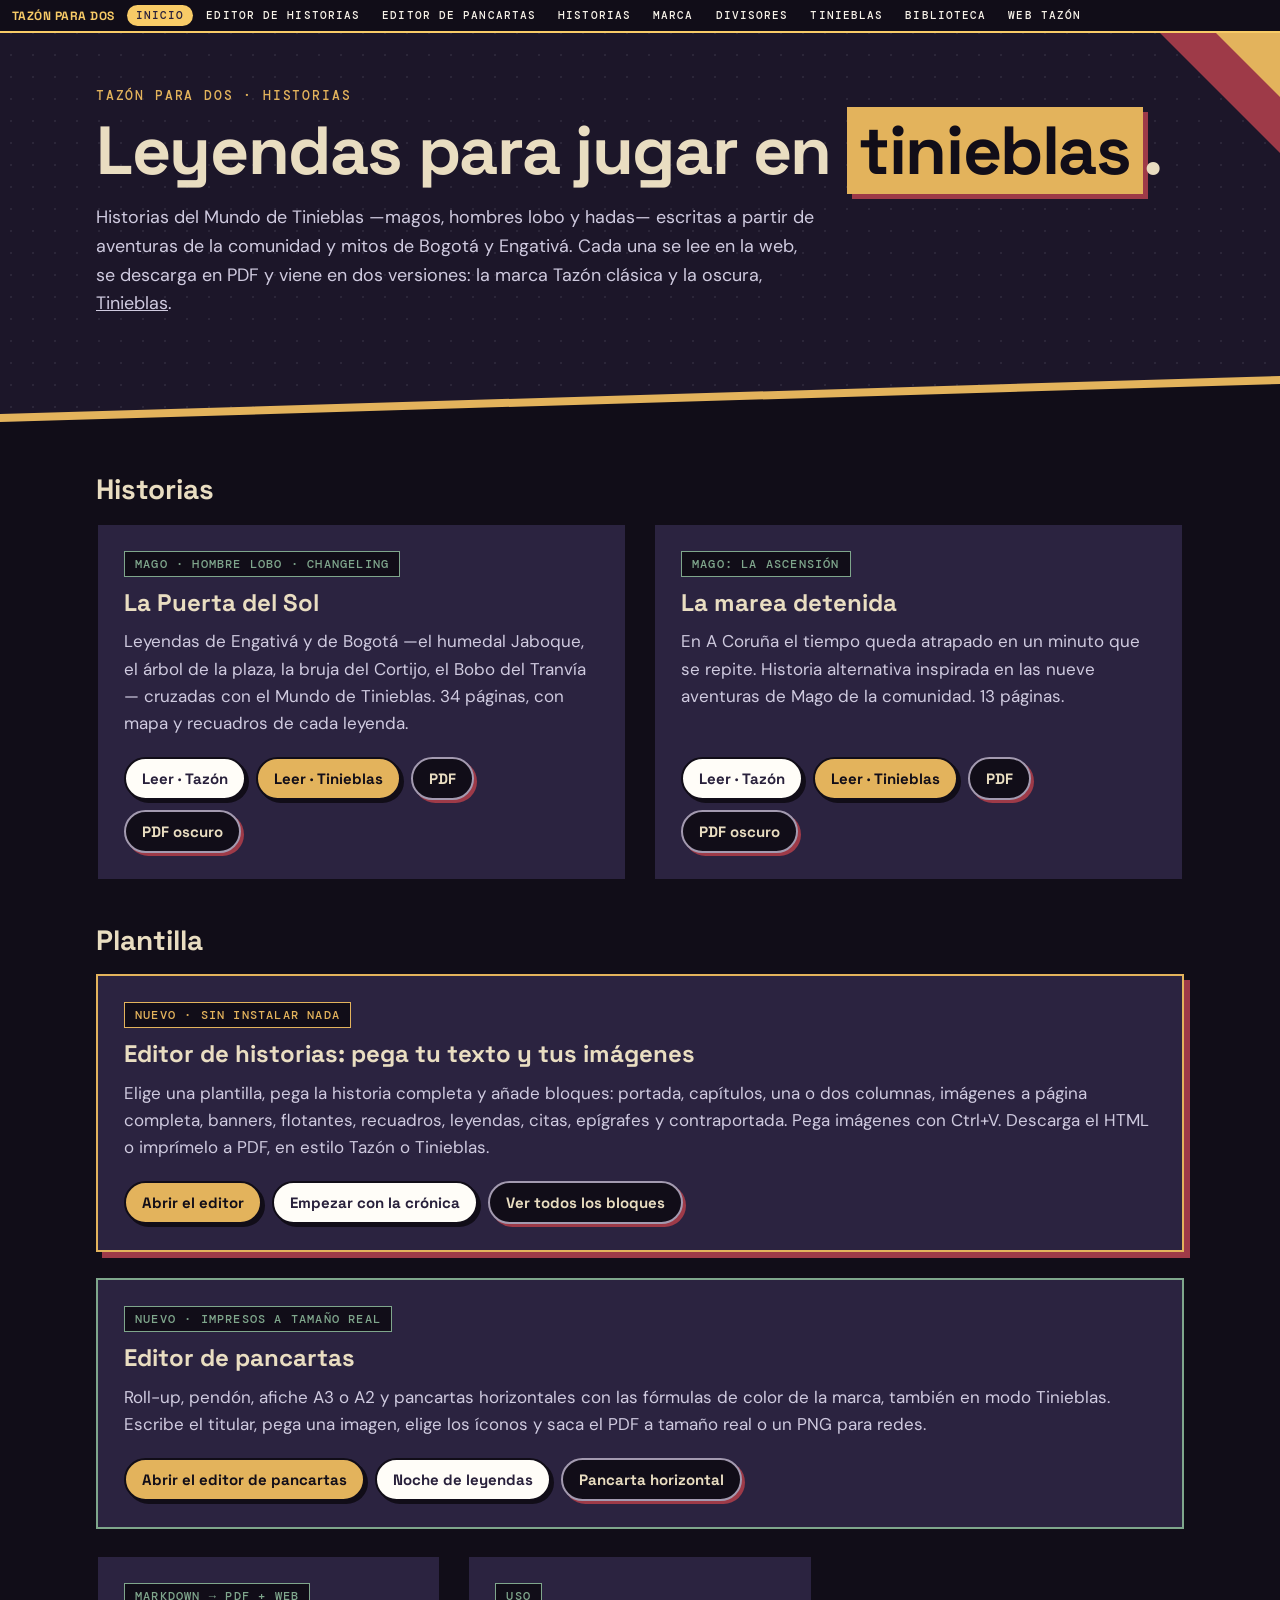
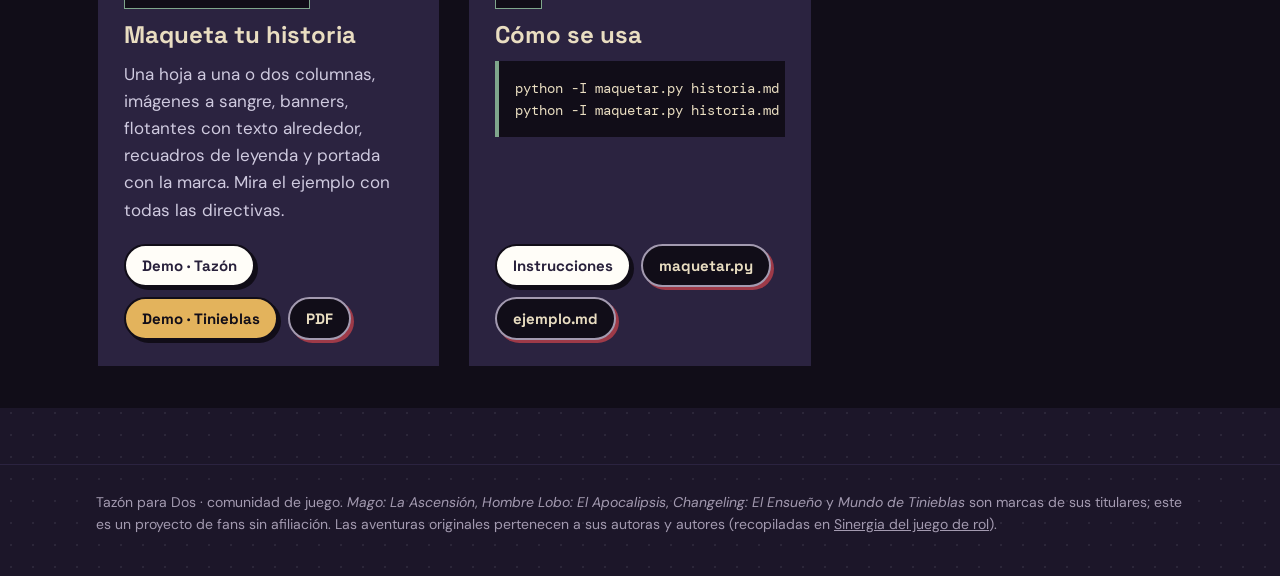
<file: index.html>
<!doctype html>
<html lang="es">
<head>
<meta charset="utf-8">
<meta name="viewport" content="width=device-width, initial-scale=1">
<title>Historias Tazón para Dos</title>
<meta name="description" content="Historias del Mundo de Tinieblas y plantilla para maquetarlas, con la marca Tazón para Dos.">
<link rel="preconnect" href="https://fonts.googleapis.com">
<link href="https://fonts.googleapis.com/css2?family=DM+Mono:wght@400;500&family=DM+Sans:wght@400;600;700&family=Space+Grotesk:wght@600;700&display=swap" rel="stylesheet">
<style>
:root{--abismo:#110D18;--noche:#1C1629;--niebla:#2B2340;--pergamino:#E9DDC1;--luna:#CFCADF;--ceniza:#A39AB0;
  --musgo:#7FA68C;--sangre:#9E3A48;--coralc:#E07D84;--vela:#E3B35C;--ink:#28203B;--teal:#55C4BF;--coral:#EA6077;--sun:#F8CB67;--paper:#FFFDF8}
*{box-sizing:border-box}
body{margin:0;background:var(--noche);color:var(--luna);font:17px/1.6 "DM Sans",system-ui,sans-serif;
  background-image:radial-gradient(rgba(207,202,223,.09) 1.2px,transparent 1.3px);background-size:22px 22px}
a{color:inherit}
.wrap{max-width:1120px;margin:0 auto;padding:0 16px}
header{padding:56px 0 40px;position:relative;overflow:hidden}
header::after{content:"";position:absolute;top:0;right:0;border-style:solid;border-width:0 120px 120px 0;border-color:transparent var(--sangre) transparent transparent}
header::before{content:"";position:absolute;top:0;right:0;border-style:solid;border-width:0 64px 64px 0;border-color:transparent var(--vela) transparent transparent;z-index:1}
.eyebrow{font:500 13px/1 "DM Mono",monospace;letter-spacing:.14em;text-transform:uppercase;color:var(--vela)}
h1{font:700 clamp(38px,6vw,68px)/1.02 "Space Grotesk",sans-serif;color:var(--pergamino);margin:14px 0 16px;letter-spacing:-.02em}
h1 em{font-style:normal;background:var(--vela);color:var(--abismo);padding:0 .18em;box-shadow:5px 5px 0 var(--sangre)}
.lead{max-width:60ch;color:var(--luna);font-size:clamp(17px,1.4vw,19px)}
.diag{display:block;width:100%;height:46px}
h2{font:700 28px/1.1 "Space Grotesk",sans-serif;color:var(--pergamino);margin:44px 0 18px}
.grid{display:grid;grid-template-columns:repeat(auto-fit,minmax(300px,1fr));gap:26px}
.card{background:var(--niebla);border:2px solid var(--abismo);box-shadow:6px 6px 0 var(--abismo);padding:26px;display:flex;flex-direction:column;gap:12px}
.card h3{font:700 24px/1.15 "Space Grotesk",sans-serif;color:var(--pergamino);margin:0}
.card p{margin:0;color:var(--luna)}
.tag{align-self:flex-start;font:500 12px/1 "DM Mono",monospace;letter-spacing:.1em;text-transform:uppercase;padding:6px 10px;background:var(--abismo);color:var(--musgo);border:1px solid var(--musgo)}
.btns{display:flex;flex-wrap:wrap;gap:10px;margin-top:auto;padding-top:8px}
.btn{display:inline-block;text-decoration:none;font:700 15px/1 "Space Grotesk",sans-serif;padding:12px 16px;border-radius:999px;border:2px solid var(--abismo);box-shadow:3px 3px 0 var(--abismo)}
.btn:hover{transform:translate(-1px,-1px);box-shadow:4px 4px 0 var(--abismo)}
.b-claro{background:var(--paper);color:var(--ink)}
.b-oscuro{background:var(--vela);color:var(--abismo)}
.b-pdf{background:var(--abismo);color:var(--pergamino);border-color:var(--ceniza);box-shadow:3px 3px 0 var(--sangre)}
code,pre{font-family:"DM Mono",monospace;font-size:14px}
pre{background:var(--abismo);color:var(--pergamino);padding:16px;overflow-x:auto;border-left:4px solid var(--musgo);margin:0}
footer{margin-top:56px;padding:26px 0 40px;border-top:1px solid var(--niebla);color:var(--ceniza);font-size:14px}
</style>
</head>
<body><!--tpd-eco--><style>.tpd-eco{position:relative;z-index:40;display:flex;align-items:center;gap:4px;overflow-x:auto;scrollbar-width:none;background:#110D18;border-bottom:2px solid #F8CB67;padding:5px 12px;font:500 11px/1.2 'DM Mono',ui-monospace,monospace;letter-spacing:.1em;text-transform:uppercase;white-space:nowrap}.tpd-eco::-webkit-scrollbar{display:none}.tpd-eco b{color:#F8CB67;font:700 12px 'Space Grotesk',system-ui,sans-serif;letter-spacing:.04em;margin-right:8px}.tpd-eco a{color:#F7F2E8;text-decoration:none;padding:4px 9px;border-radius:999px;flex:none}.tpd-eco a:hover,.tpd-eco a:focus-visible{background:#2B2340;outline:none}.tpd-eco a[aria-current=page]{background:#F8CB67;color:#28203B}@media print{.tpd-eco{display:none!important}}</style><nav class="tpd-eco" aria-label="Tazón para Dos: sitios y herramientas"><b>TAZÓN PARA DOS</b><a href="https://thetrashkat.github.io/historias-tazon/" aria-current="page">Inicio</a><a href="https://thetrashkat.github.io/historias-tazon/editor/">Editor de historias</a><a href="https://thetrashkat.github.io/historias-tazon/editor/pancarta.html">Editor de pancartas</a><a href="https://thetrashkat.github.io/historias-tazon/#historias">Historias</a><a href="https://thetrashkat.github.io/tazon-para-dos-marca/">Marca</a><a href="https://thetrashkat.github.io/tazon-para-dos-marca/divisores.html">Divisores</a><a href="https://thetrashkat.github.io/tazon-para-dos-tinieblas/">Tinieblas</a><a href="https://thetrashkat.github.io/biblioteca-aventuras/">Biblioteca</a><a href="https://thetrashkat.github.io/tazon-para-dos-web/">Web Tazón</a></nav><!--/tpd-eco-->
<header><div class="wrap">
  <div class="eyebrow">Tazón para Dos · Historias</div>
  <h1>Leyendas para jugar en <em>tinieblas</em>.</h1>
  <p class="lead">Historias del Mundo de Tinieblas —magos, hombres lobo y hadas— escritas a partir de aventuras de la comunidad y mitos de Bogotá y Engativá. Cada una se lee en la web, se descarga en PDF y viene en dos versiones: la marca Tazón clásica y la oscura, <a href="https://thetrashkat.github.io/tazon-para-dos-tinieblas/">Tinieblas</a>.</p>
</div></header>
<svg class="diag" viewBox="0 0 1200 46" preserveAspectRatio="none" aria-hidden="true"><polygon points="0,46 1200,0 1200,46" fill="#110D18"/><polygon points="0,46 1200,8 1200,0 0,38" fill="#E3B35C"/></svg>
<main style="background:var(--abismo);padding:8px 0 40px"><div class="wrap">
  <h2 id="historias">Historias</h2>
  <div class="grid">
    <article class="card">
      <span class="tag">Mago · Hombre Lobo · Changeling</span>
      <h3>La Puerta del Sol</h3>
      <p>Leyendas de Engativá y de Bogotá —el humedal Jaboque, el árbol de la plaza, la bruja del Cortijo, el Bobo del Tranvía— cruzadas con el Mundo de Tinieblas. 34 páginas, con mapa y recuadros de cada leyenda.</p>
      <div class="btns">
        <a class="btn b-claro" href="mitos-engativa/web/">Leer · Tazón</a>
        <a class="btn b-oscuro" href="mitos-engativa/tinieblas/">Leer · Tinieblas</a>
        <a class="btn b-pdf" href="mitos-engativa/la-puerta-del-sol.pdf">PDF</a>
        <a class="btn b-pdf" href="mitos-engativa/la-puerta-del-sol-tinieblas.pdf">PDF oscuro</a>
      </div>
    </article>
    <article class="card">
      <span class="tag">Mago: La Ascensión</span>
      <h3>La marea detenida</h3>
      <p>En A Coruña el tiempo queda atrapado en un minuto que se repite. Historia alternativa inspirada en las nueve aventuras de Mago de la comunidad. 13 páginas.</p>
      <div class="btns">
        <a class="btn b-claro" href="mago-la-ascension/web/">Leer · Tazón</a>
        <a class="btn b-oscuro" href="mago-la-ascension/tinieblas/">Leer · Tinieblas</a>
        <a class="btn b-pdf" href="mago-la-ascension/la-marea-detenida.pdf">PDF</a>
        <a class="btn b-pdf" href="mago-la-ascension/la-marea-detenida-tinieblas.pdf">PDF oscuro</a>
      </div>
    </article>
  </div>

  <h2>Plantilla</h2>
  <div class="grid">
    <article class="card" style="grid-column:1/-1;border-color:var(--vela);box-shadow:6px 6px 0 var(--sangre)">
      <span class="tag" style="color:var(--vela);border-color:var(--vela)">Nuevo · sin instalar nada</span>
      <h3>Editor de historias: pega tu texto y tus imágenes</h3>
      <p>Elige una plantilla, pega la historia completa y añade bloques: portada, capítulos, una o dos columnas, imágenes a página completa, banners, flotantes, recuadros, leyendas, citas, epígrafes y contraportada. Pega imágenes con Ctrl+V. Descarga el HTML o imprímelo a PDF, en estilo Tazón o Tinieblas.</p>
      <div class="btns">
        <a class="btn b-oscuro" href="editor/">Abrir el editor</a>
        <a class="btn b-claro" href="editor/#plantilla=cronica">Empezar con la crónica</a>
        <a class="btn b-pdf" href="editor/#plantilla=todo">Ver todos los bloques</a>
      </div>
    </article>
    <article class="card" style="grid-column:1/-1;border-color:var(--musgo);box-shadow:6px 6px 0 var(--abismo)">
      <span class="tag">Nuevo · impresos a tamaño real</span>
      <h3>Editor de pancartas</h3>
      <p>Roll-up, pendón, afiche A3 o A2 y pancartas horizontales con las fórmulas de color de la marca, también en modo Tinieblas. Escribe el titular, pega una imagen, elige los íconos y saca el PDF a tamaño real o un PNG para redes.</p>
      <div class="btns">
        <a class="btn b-oscuro" href="editor/pancarta.html">Abrir el editor de pancartas</a>
        <a class="btn b-claro" href="editor/pancarta.html#plantilla=leyendas">Noche de leyendas</a>
        <a class="btn b-pdf" href="editor/pancarta.html#plantilla=mesa">Pancarta horizontal</a>
      </div>
    </article>
    <article class="card">
      <span class="tag">Markdown → PDF + web</span>
      <h3>Maqueta tu historia</h3>
      <p>Una hoja a una o dos columnas, imágenes a sangre, banners, flotantes con texto alrededor, recuadros de leyenda y portada con la marca. Mira el ejemplo con todas las directivas.</p>
      <div class="btns">
        <a class="btn b-claro" href="plantilla/demo/">Demo · Tazón</a>
        <a class="btn b-oscuro" href="plantilla/demo-tinieblas/">Demo · Tinieblas</a>
        <a class="btn b-pdf" href="plantilla/ejemplo/ejemplo.pdf">PDF</a>
      </div>
    </article>
    <article class="card">
      <span class="tag">Uso</span>
      <h3>Cómo se usa</h3>
<pre>python -I maquetar.py historia.md --web web
python -I maquetar.py historia.md --tema temas/tema-tinieblas.css</pre>
      <div class="btns">
        <a class="btn b-claro" href="plantilla/README.md">Instrucciones</a>
        <a class="btn b-pdf" href="plantilla/maquetar.py">maquetar.py</a>
        <a class="btn b-pdf" href="plantilla/ejemplo/ejemplo.md">ejemplo.md</a>
      </div>
    </article>
  </div>
</div></main>
<footer><div class="wrap">Tazón para Dos · comunidad de juego. <em>Mago: La Ascensión</em>, <em>Hombre Lobo: El Apocalipsis</em>, <em>Changeling: El Ensueño</em> y <em>Mundo de Tinieblas</em> son marcas de sus titulares; este es un proyecto de fans sin afiliación. Las aventuras originales pertenecen a sus autoras y autores (recopiladas en <a href="https://www.sinergiaderol.com/aventuras.html">Sinergia del juego de rol</a>).</div></footer>
</body>
</html>
</file>
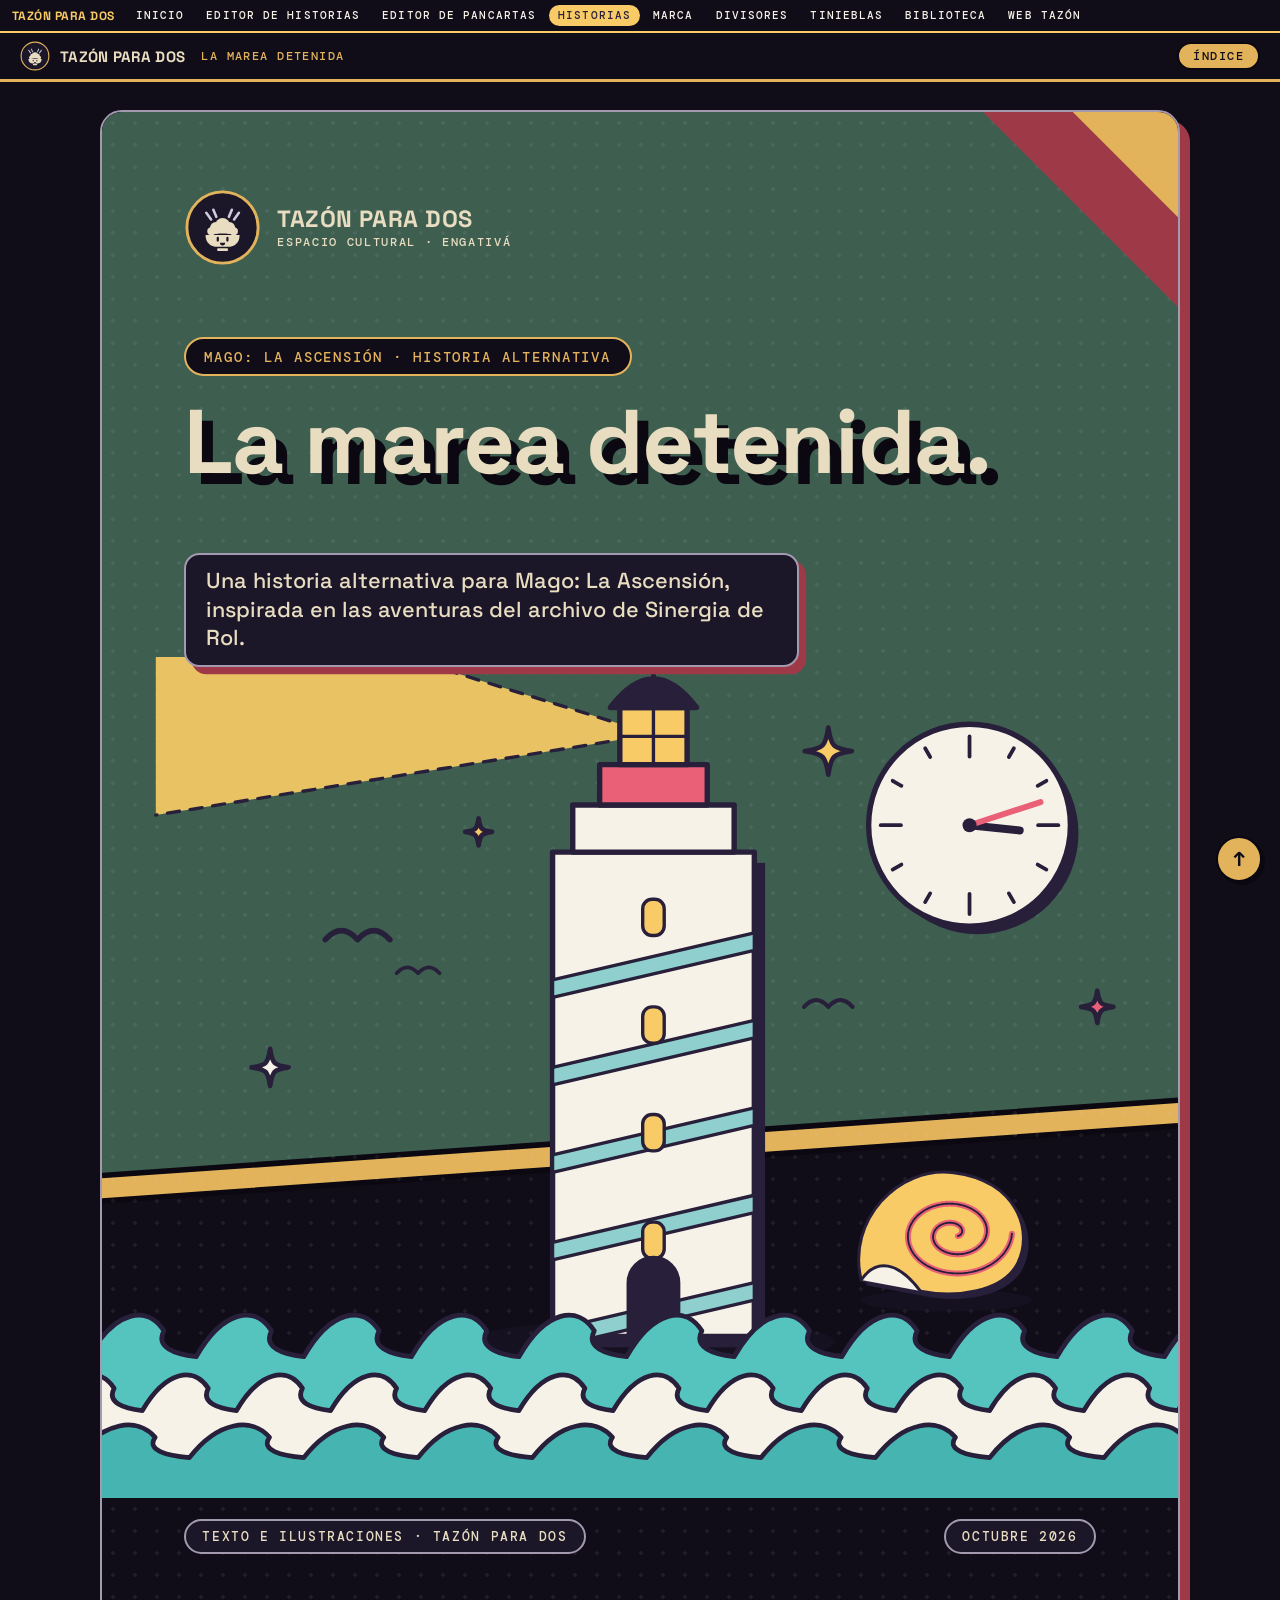
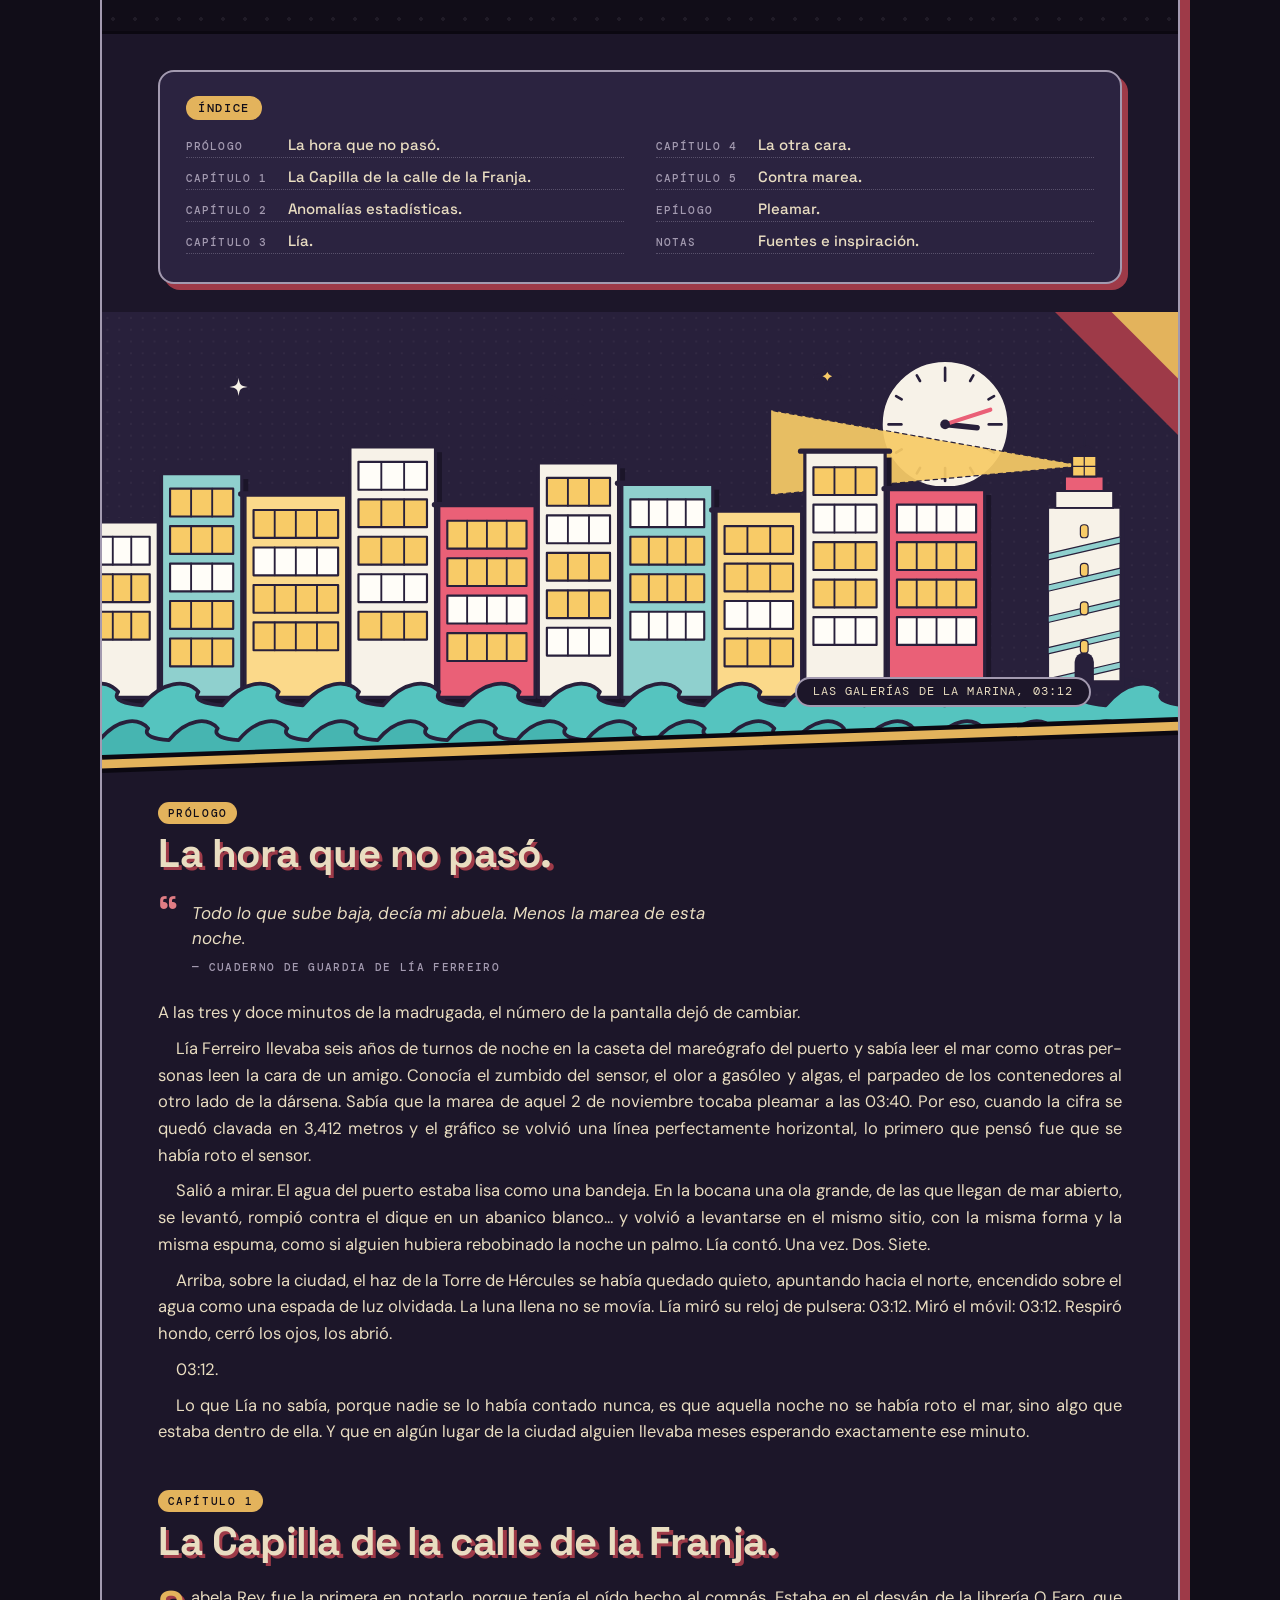
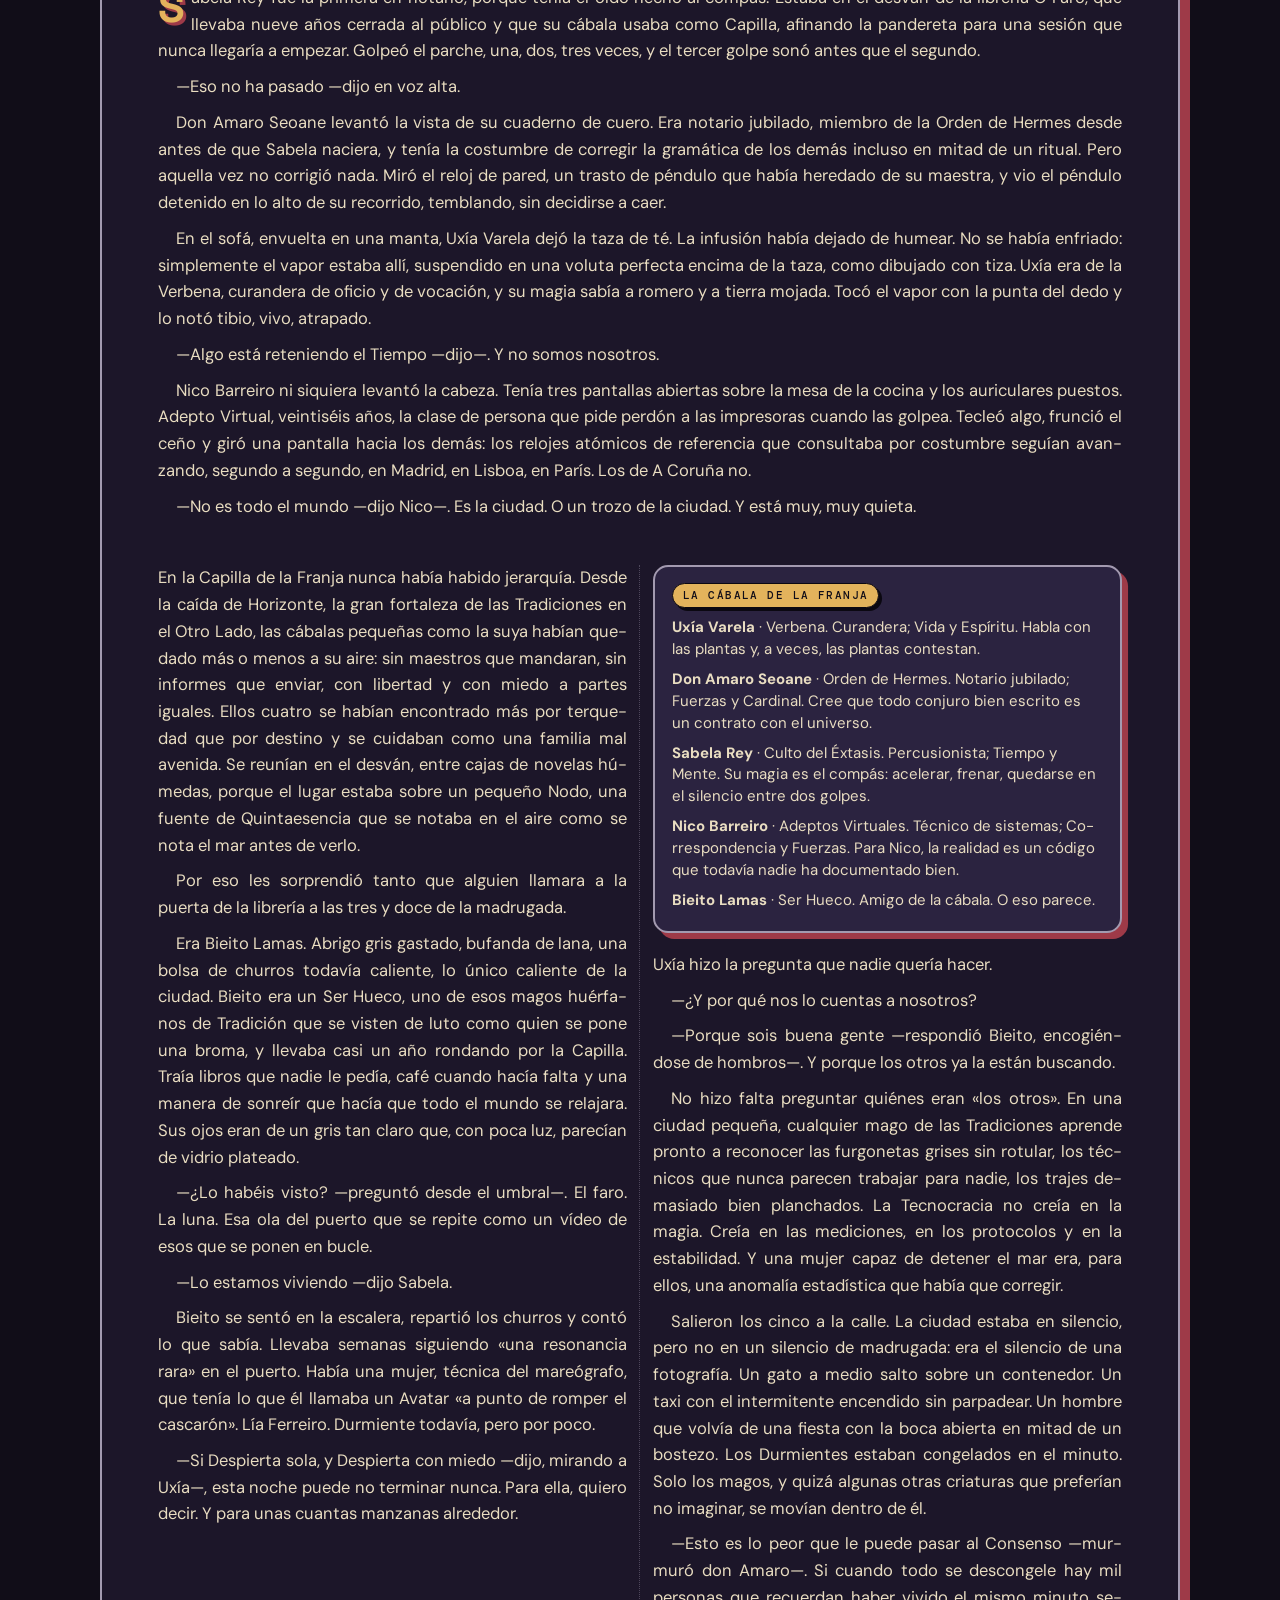
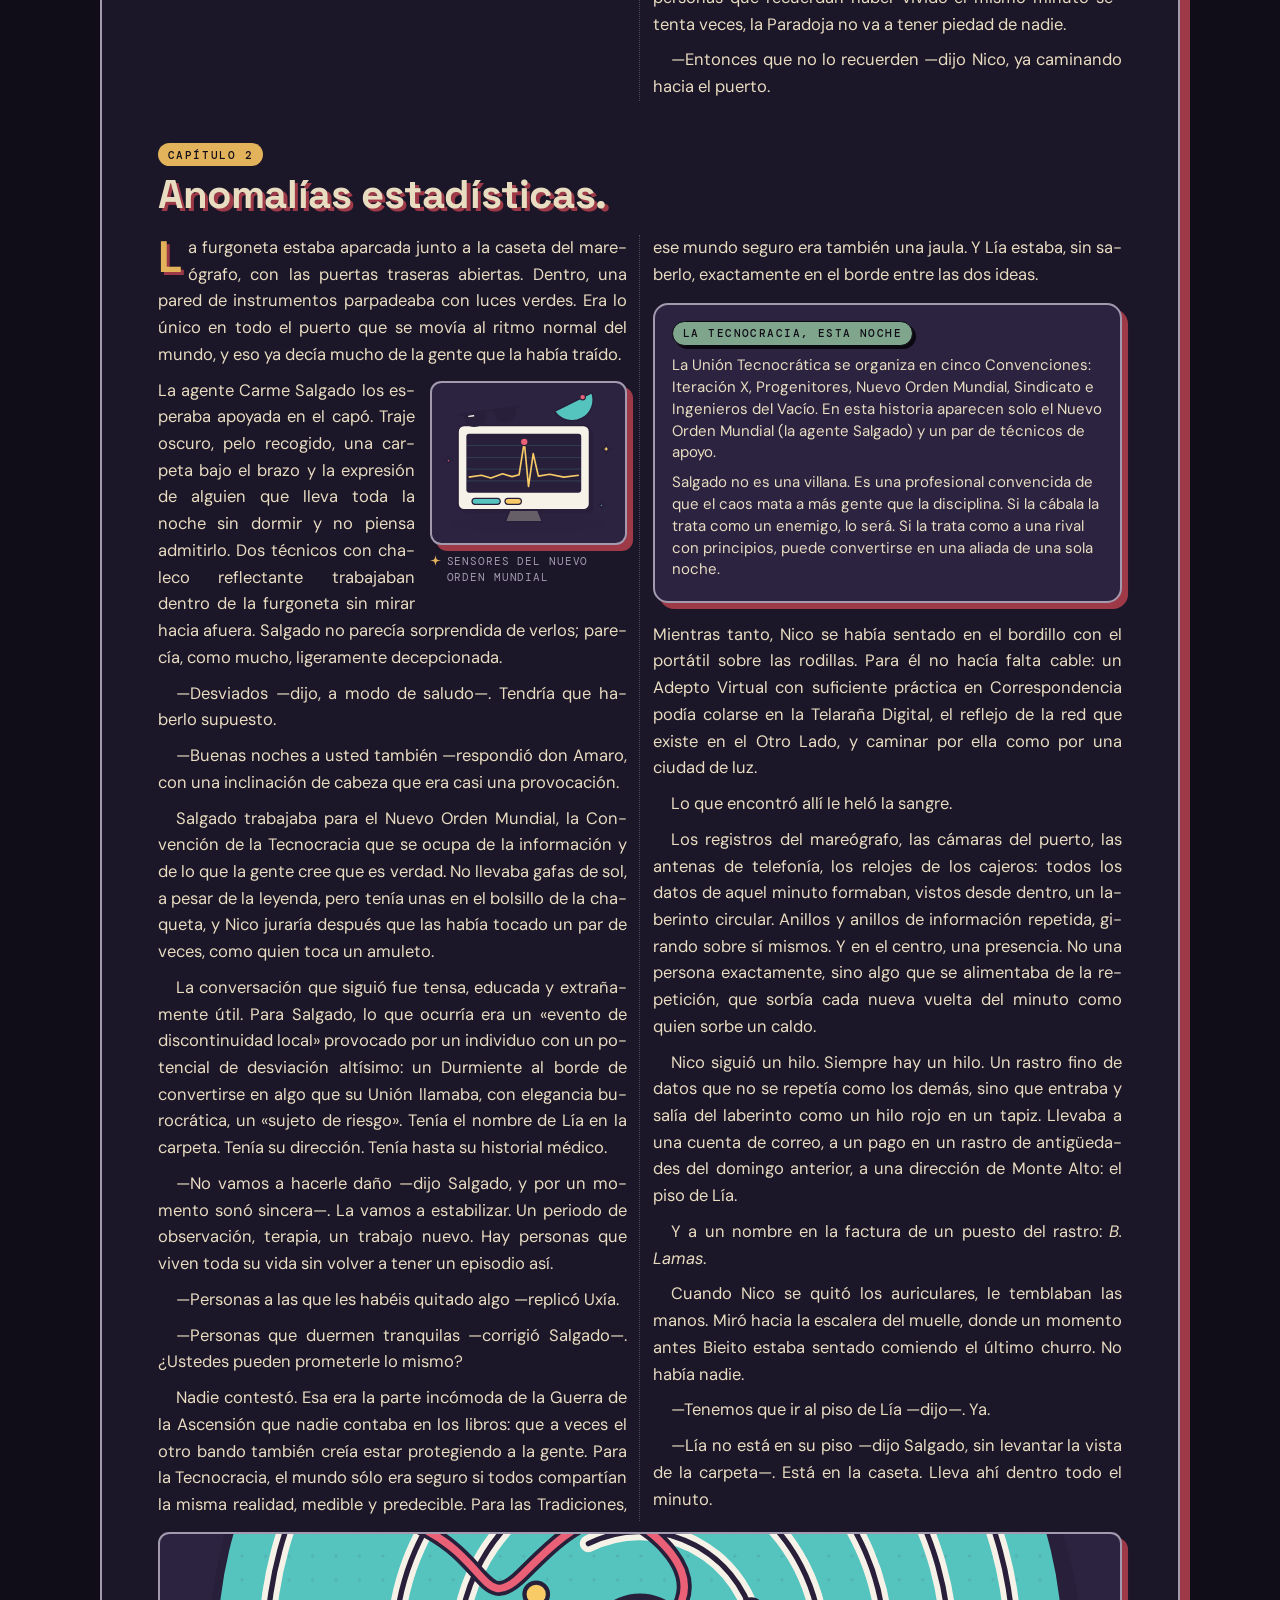
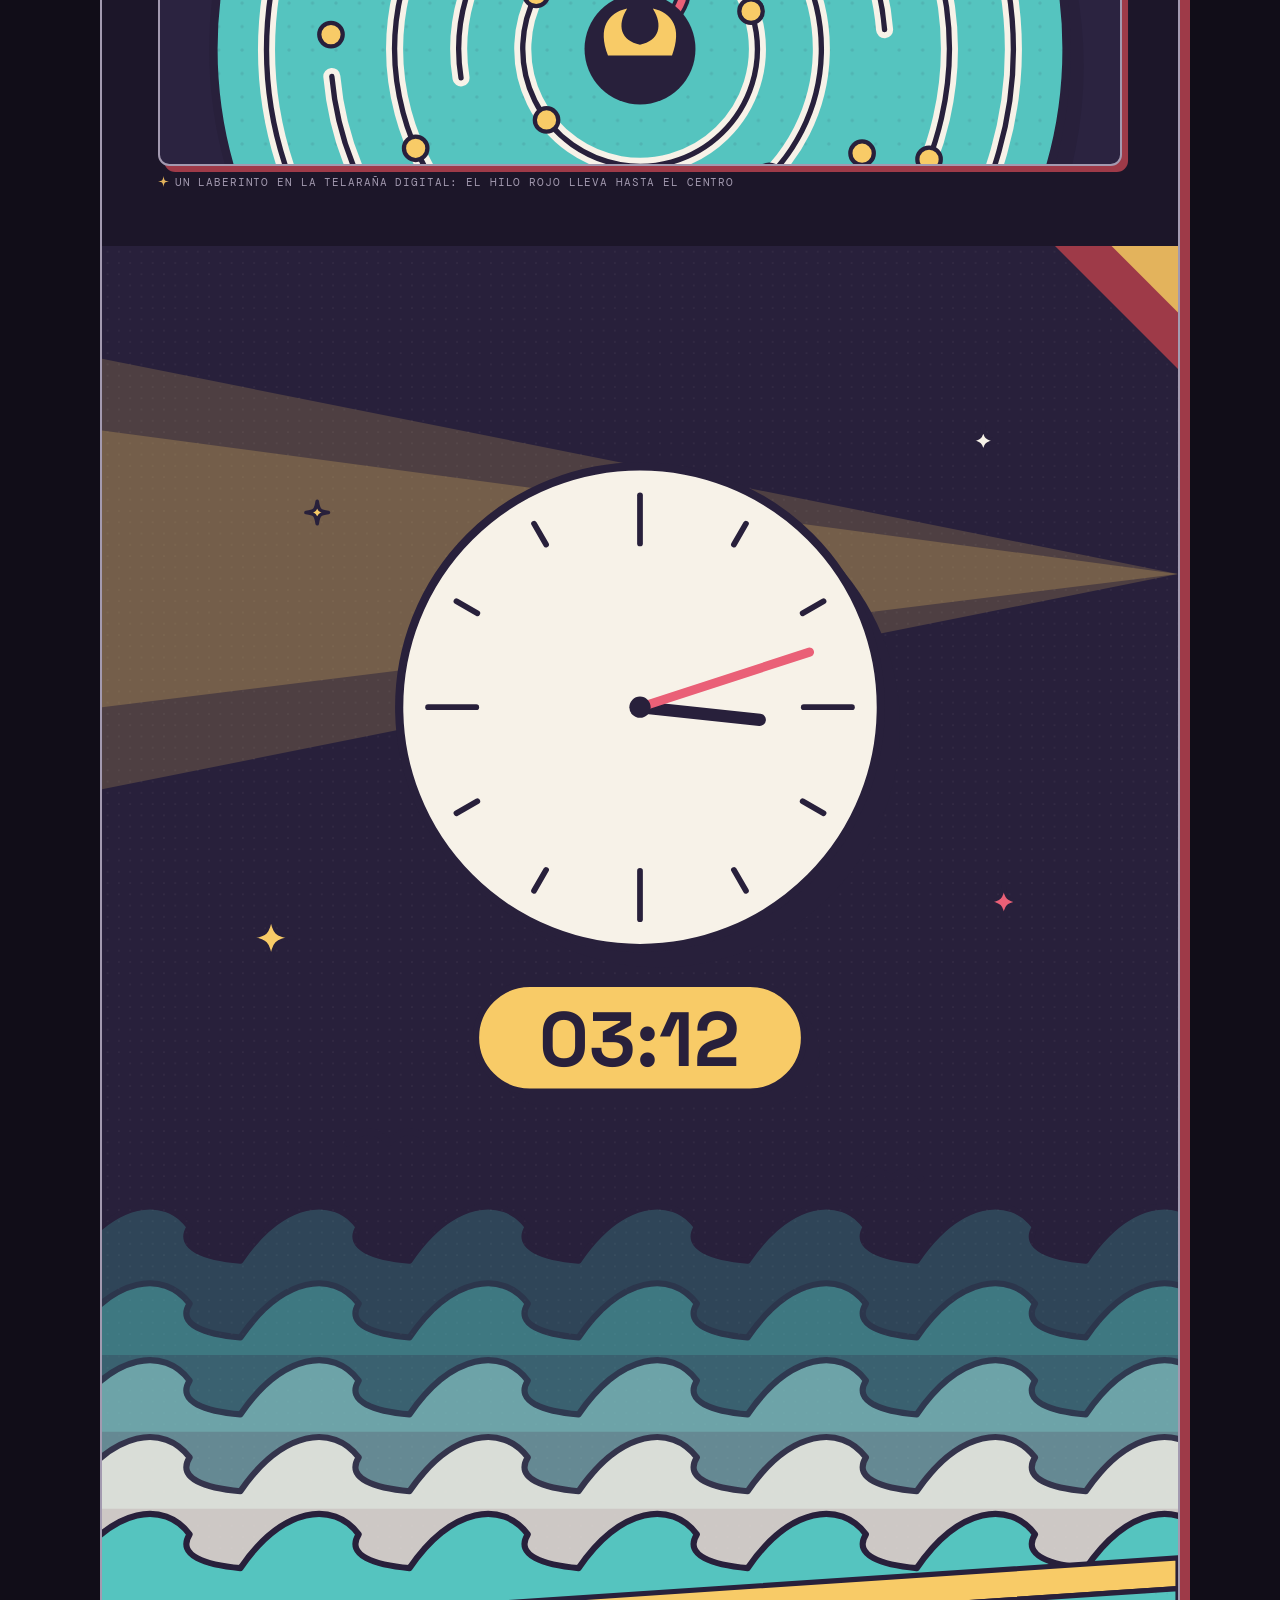
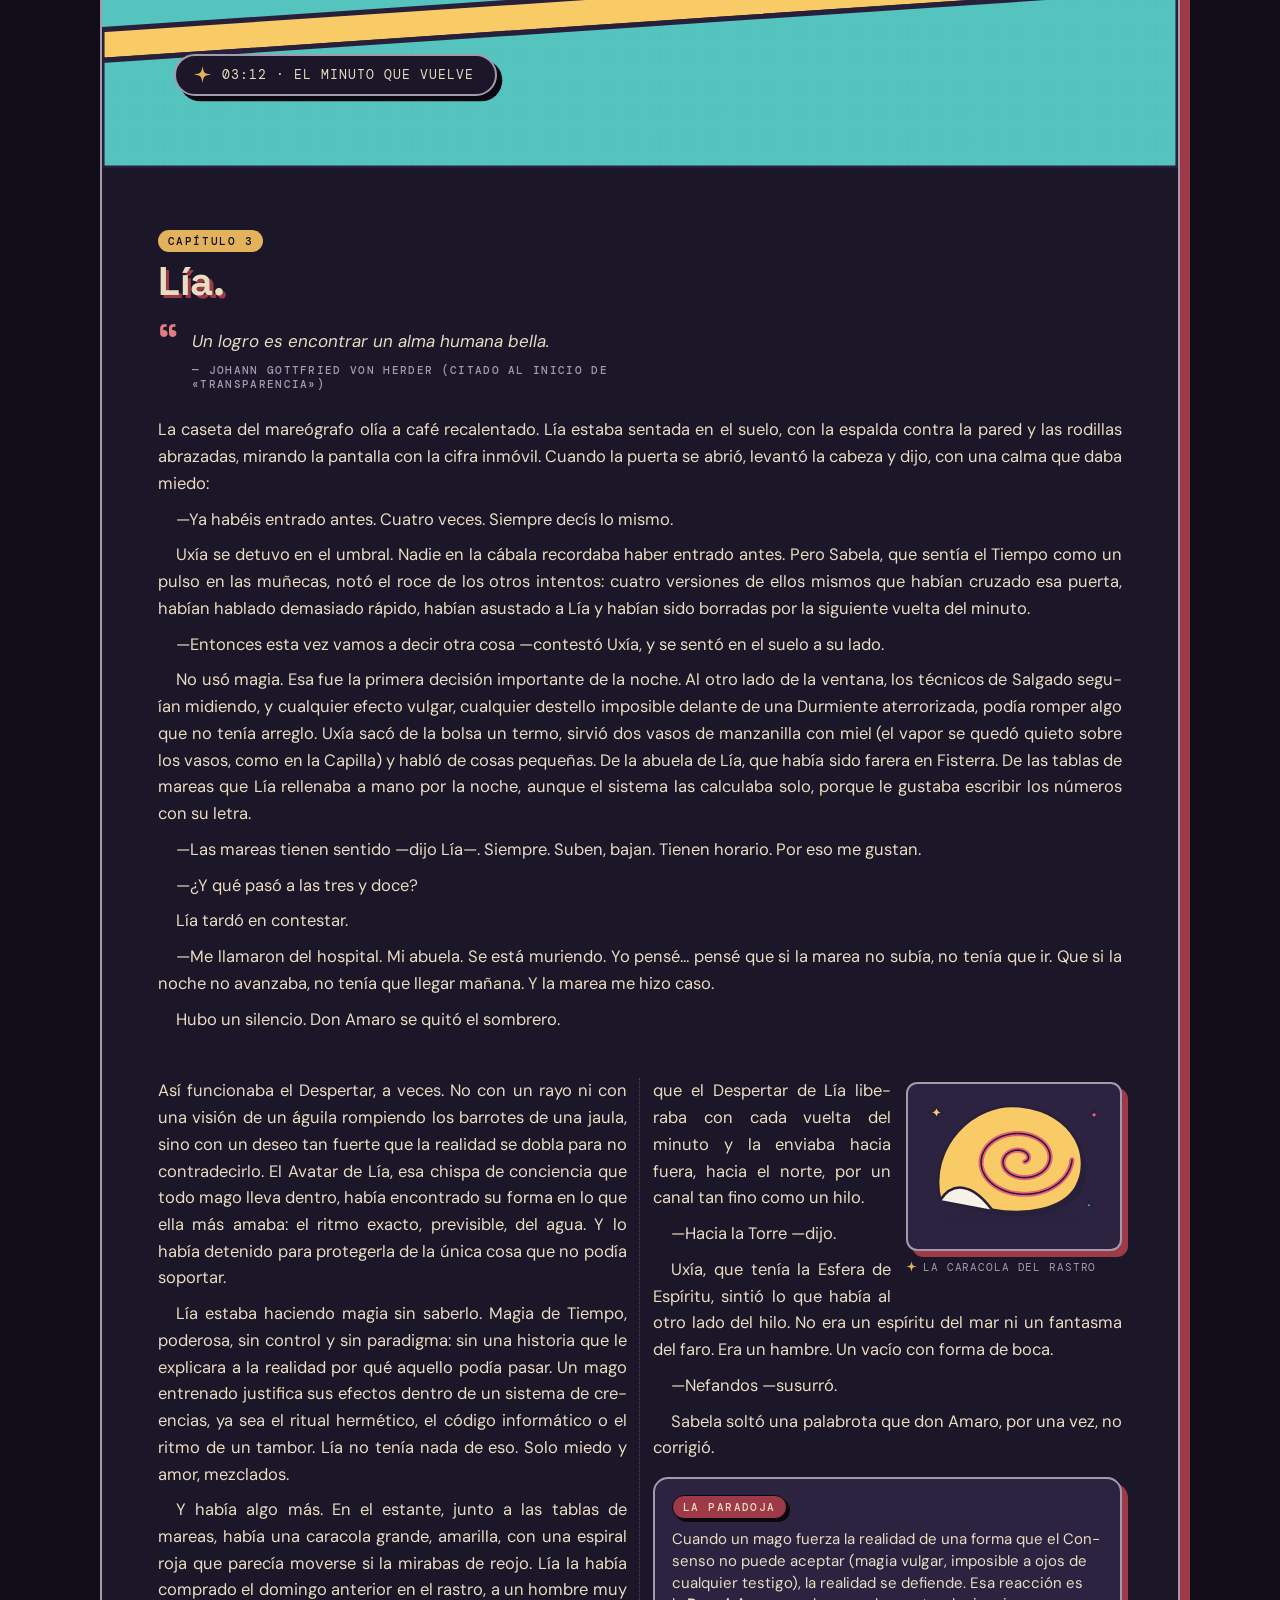
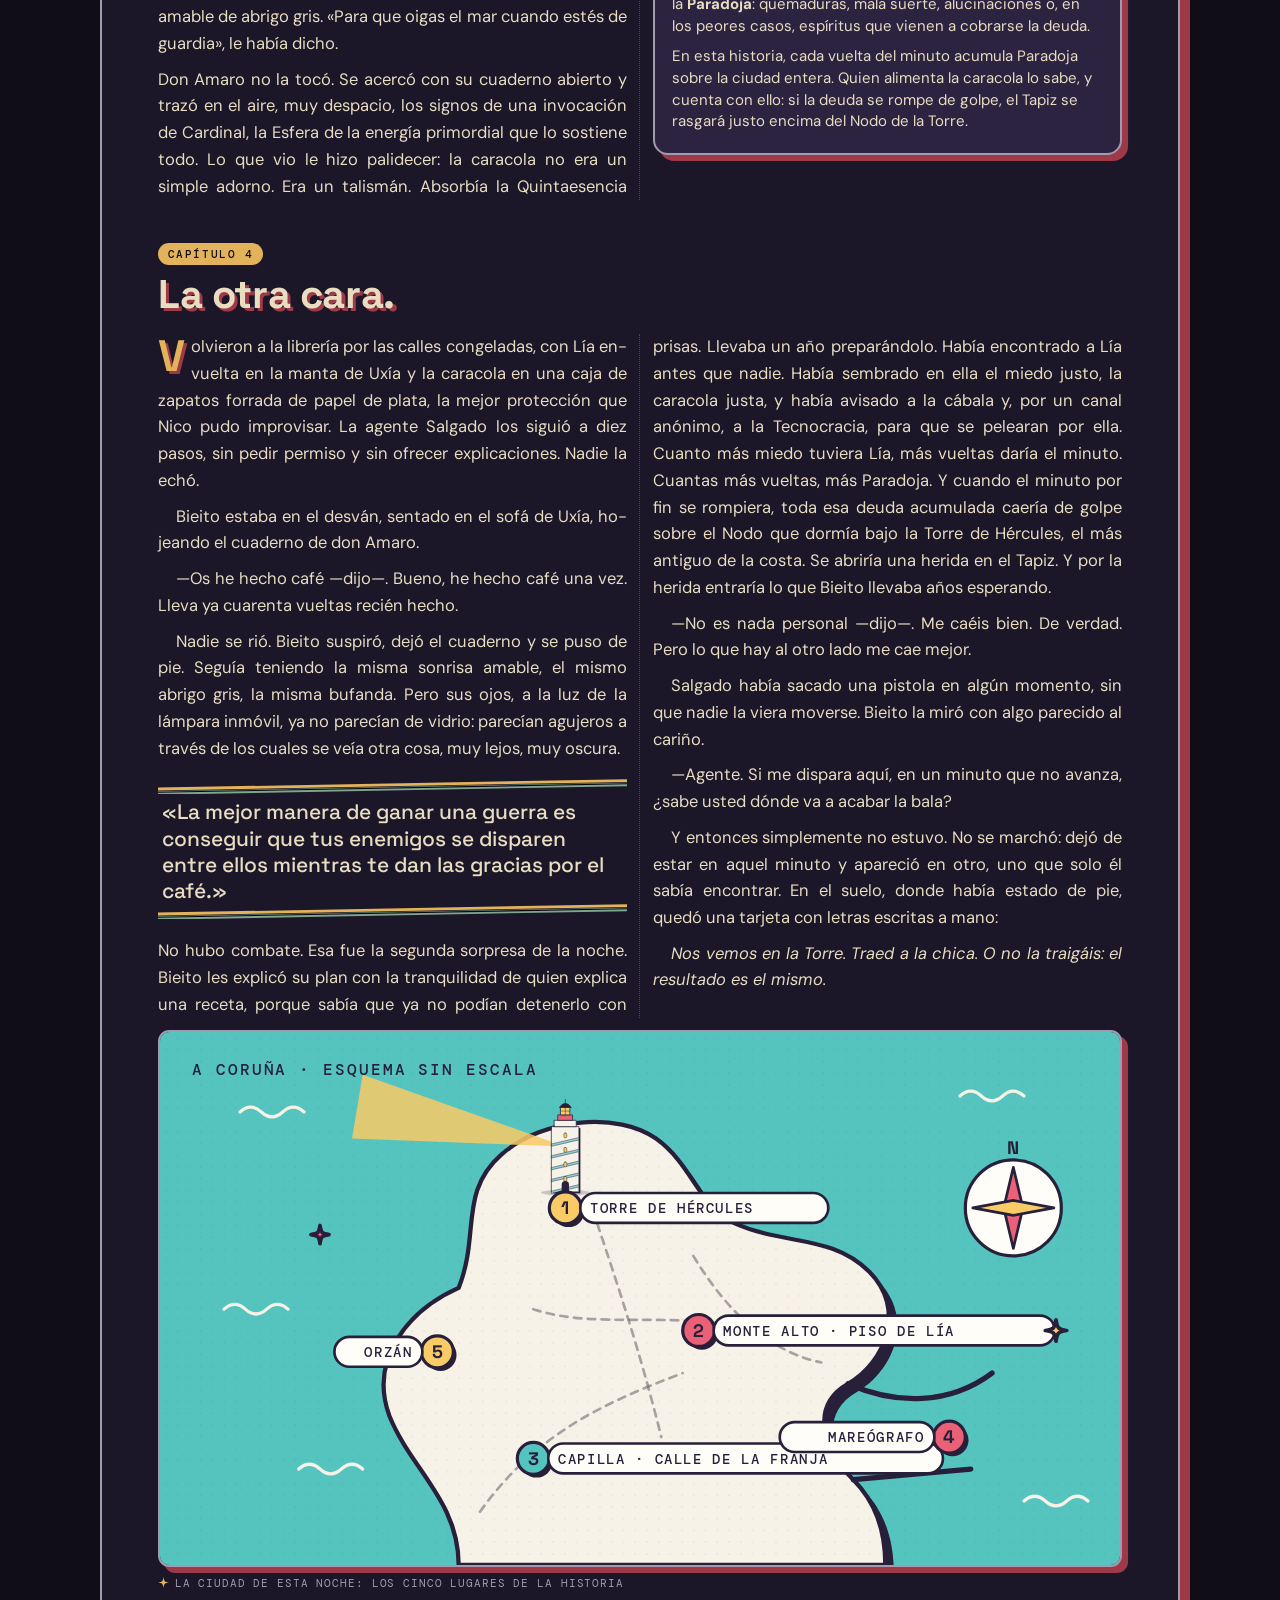
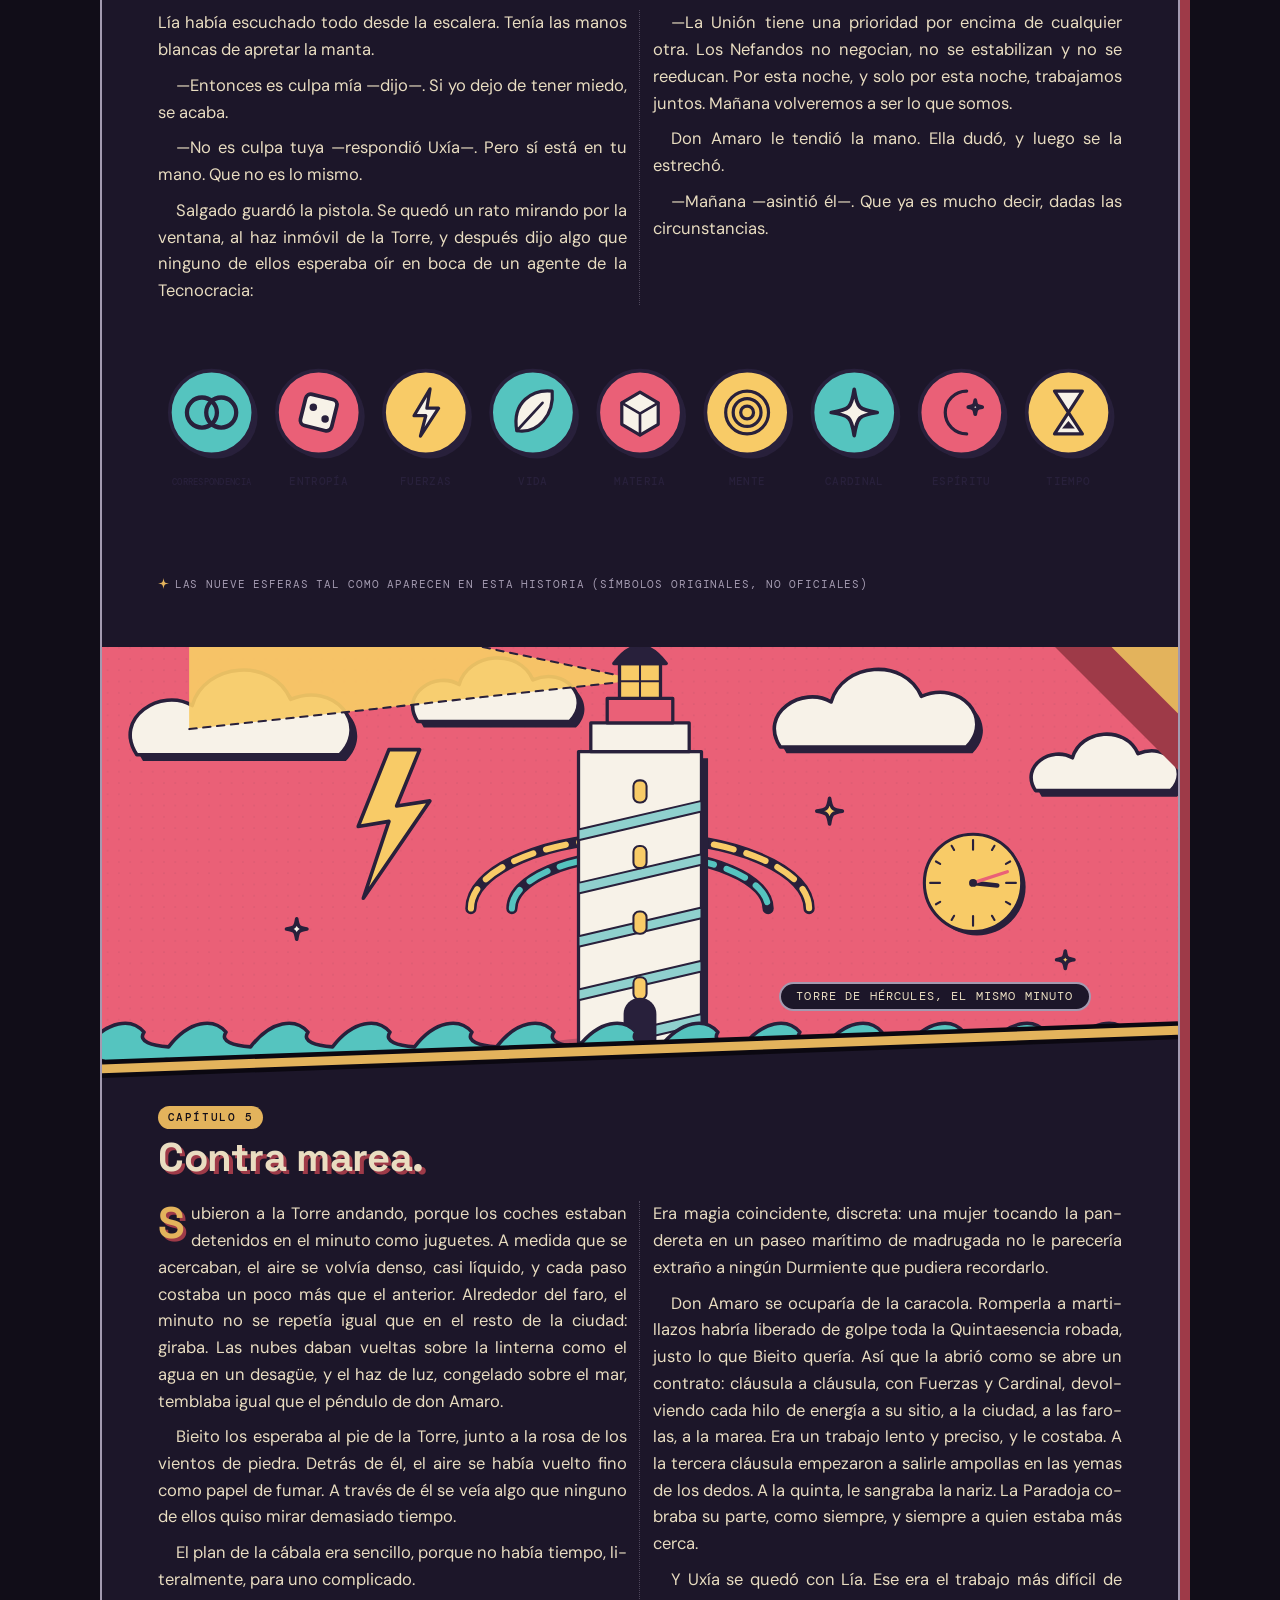
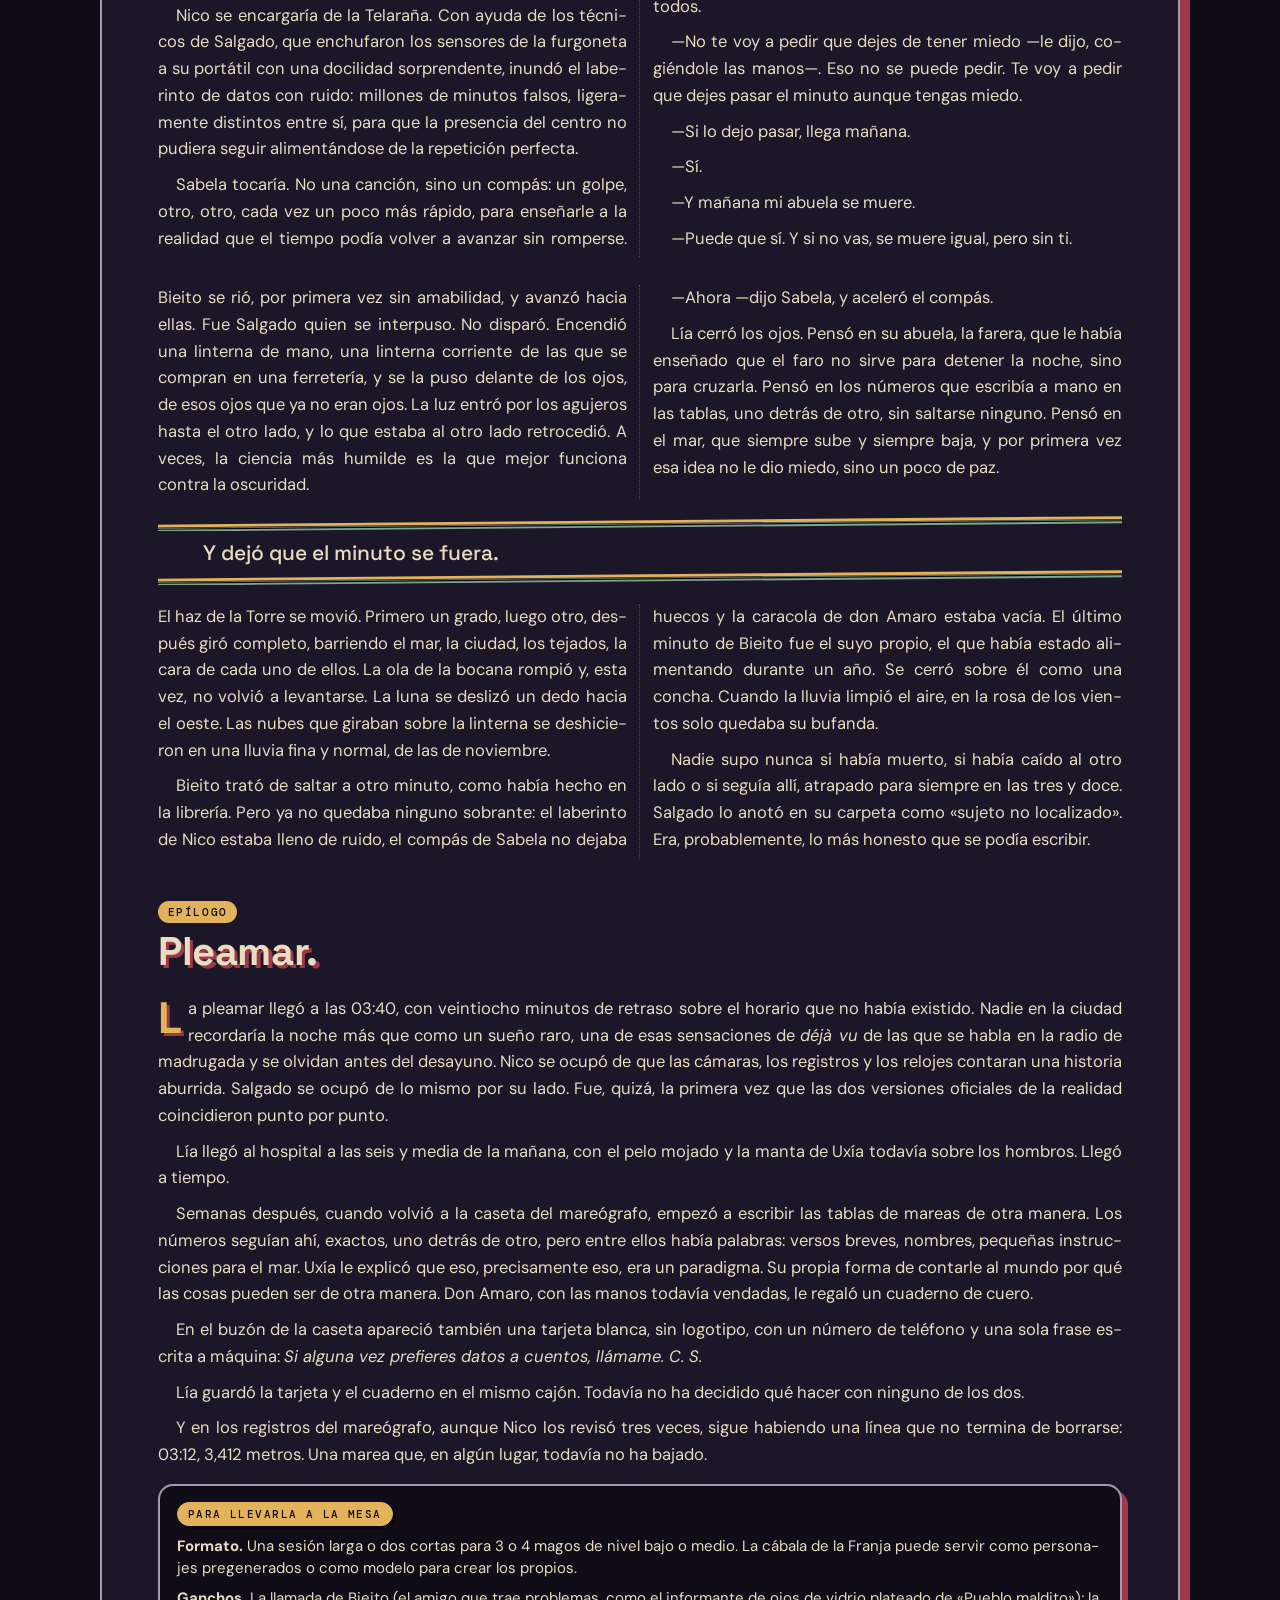
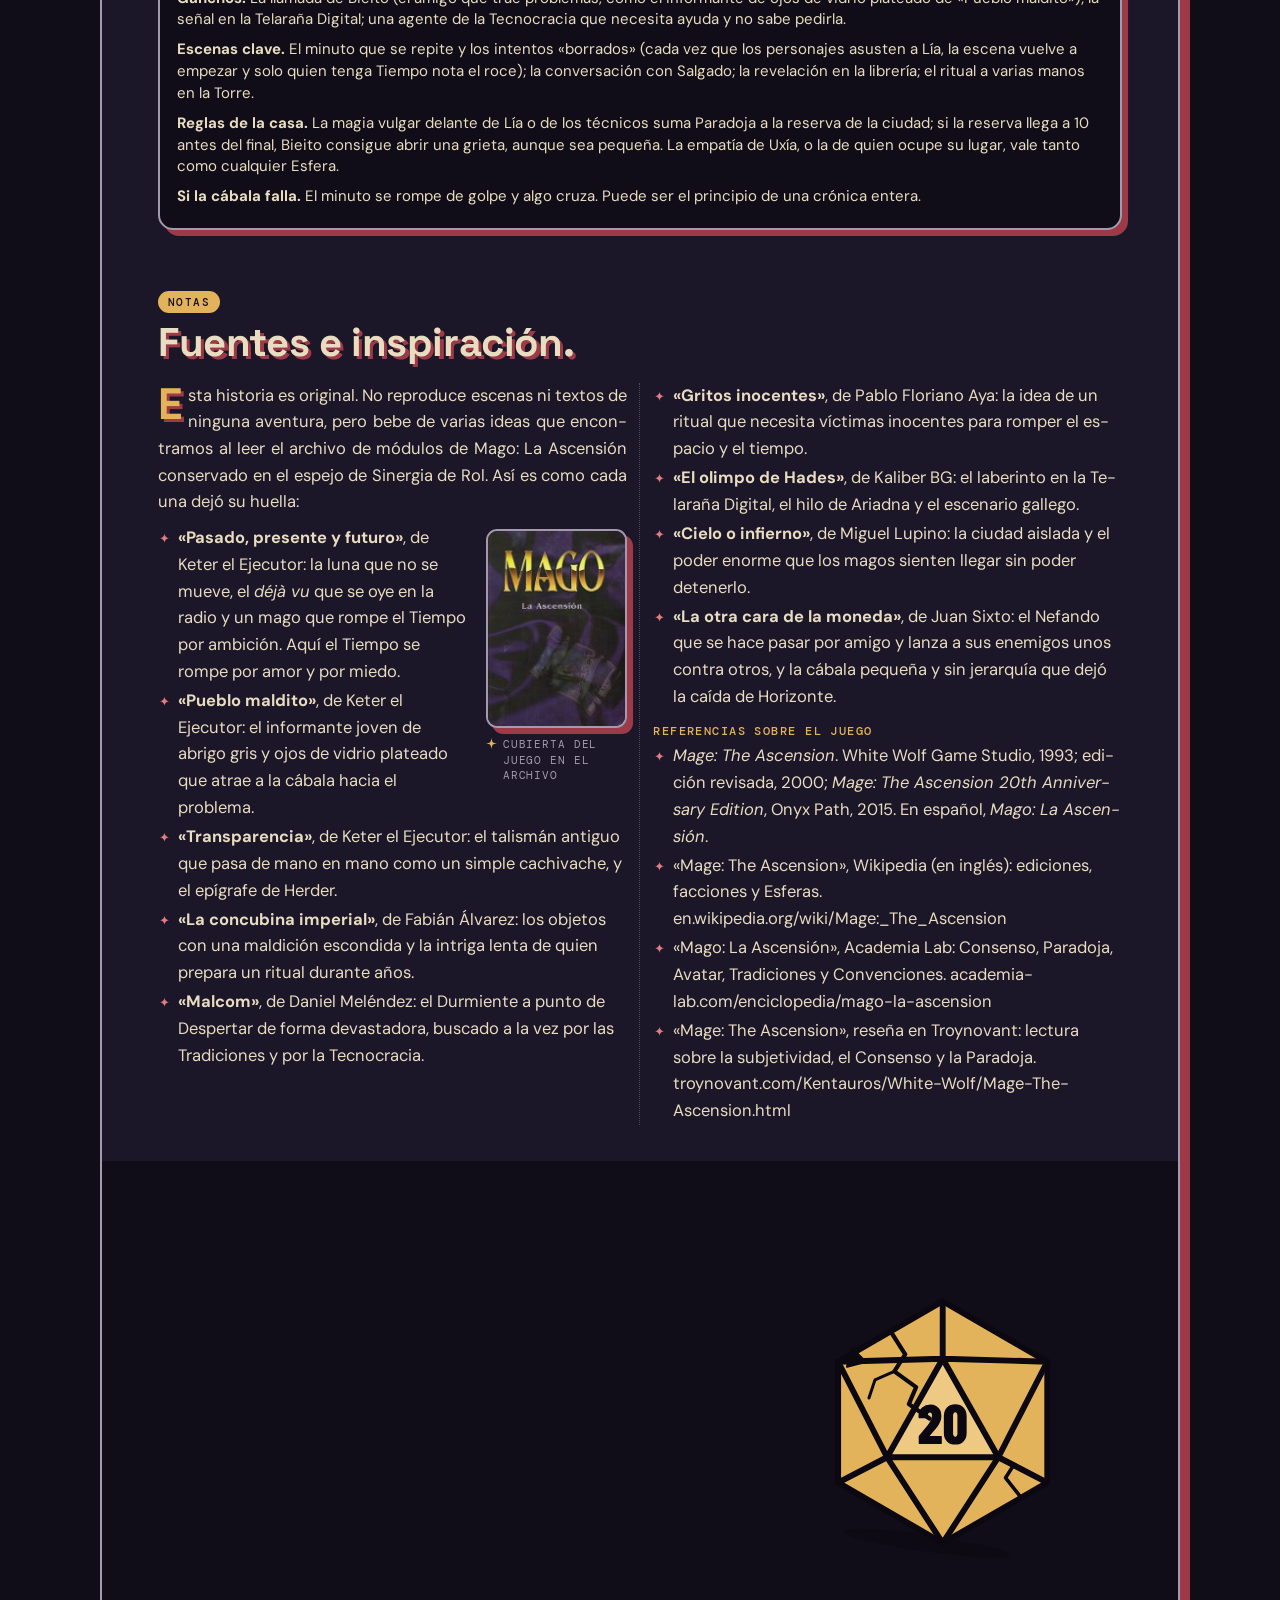
<file: mago-la-ascension/tinieblas/index.html>
<!doctype html>
<html lang="es"><head><meta charset="utf-8"><meta name="viewport" content="width=device-width, initial-scale=1"><title>La marea detenida.</title><link rel="stylesheet" href="estilo.css"></head><body class="web"><!--tpd-eco--><style>.tpd-eco{position:relative;z-index:40;display:flex;align-items:center;gap:4px;overflow-x:auto;scrollbar-width:none;background:#110D18;border-bottom:2px solid #F8CB67;padding:5px 12px;font:500 11px/1.2 'DM Mono',ui-monospace,monospace;letter-spacing:.1em;text-transform:uppercase;white-space:nowrap}.tpd-eco::-webkit-scrollbar{display:none}.tpd-eco b{color:#F8CB67;font:700 12px 'Space Grotesk',system-ui,sans-serif;letter-spacing:.04em;margin-right:8px}.tpd-eco a{color:#F7F2E8;text-decoration:none;padding:4px 9px;border-radius:999px;flex:none}.tpd-eco a:hover,.tpd-eco a:focus-visible{background:#2B2340;outline:none}.tpd-eco a[aria-current=page]{background:#F8CB67;color:#28203B}@media print{.tpd-eco{display:none!important}}</style><nav class="tpd-eco" aria-label="Tazón para Dos: sitios y herramientas"><b>TAZÓN PARA DOS</b><a href="https://thetrashkat.github.io/historias-tazon/">Inicio</a><a href="https://thetrashkat.github.io/historias-tazon/editor/">Editor de historias</a><a href="https://thetrashkat.github.io/historias-tazon/editor/pancarta.html">Editor de pancartas</a><a href="https://thetrashkat.github.io/historias-tazon/#historias" aria-current="page">Historias</a><a href="https://thetrashkat.github.io/tazon-para-dos-marca/">Marca</a><a href="https://thetrashkat.github.io/tazon-para-dos-marca/divisores.html">Divisores</a><a href="https://thetrashkat.github.io/tazon-para-dos-tinieblas/">Tinieblas</a><a href="https://thetrashkat.github.io/biblioteca-aventuras/">Biblioteca</a><a href="https://thetrashkat.github.io/tazon-para-dos-web/">Web Tazón</a></nav><!--/tpd-eco--><header class="barra"><a href="#indice"><img src="marca/sello.svg" alt=""><b>TAZÓN PARA DOS</b></a><span>La marea detenida</span><a class="btn" href="#indice">Índice</a></header><main class="libro">
<section class="portada" style="background-image:url(&quot;data:image/svg+xml;utf8,<svg xmlns='http://www.w3.org/2000/svg' viewBox='0 0 210 297' preserveAspectRatio='none'> <rect width='210' height='297' fill='%2355C4BF'/> <path d='M0 207.9 L210 193.2 L210 297 L0 297Z' fill='%23F8CB67'/> <path d='M0 212.9 L210 198.2 L210 297 L0 297Z' fill='%23EA6077'/> <path d='M0 207.9 L210 193.2 M0 212.9 L210 198.2' stroke='%2328203B' stroke-width='1.1' fill='none'/></svg>&quot;)">
  <div class="puntos"></div>
  <div class="triangulo grande"></div>
  <header class="marca">
    <img src="marca/sello.svg" alt="Sello Tazón para Dos">
    <div><b>TAZÓN PARA DOS</b><span>ESPACIO CULTURAL · ENGATIVÁ</span></div>
  </header>
  <div class="etiqueta-portada">Mago: La Ascensión · Historia alternativa</div>
  <h1 class="titulo-portada">La marea detenida.</h1>
  <p class="subtitulo-portada">Una historia alternativa para Mago: La Ascensión, inspirada en las aventuras del archivo de Sinergia de Rol.</p>
  <img class="heroe" src="imagenes/portada.svg" alt="Ilustración de portada">
  <footer class="creditos">
    <span>Texto e ilustraciones · Tazón para Dos</span>
    <span>Octubre 2026</span>
  </footer>
</section>
<nav class="indice" id="indice"><div class="etiqueta">Índice</div><ol><li class="cap"><a href="#prologo-la-hora-que-no-paso"><span class="k">Prólogo</span><span class="t">La hora que no pasó.</span></a></li><li class="cap"><a href="#capitulo-1-la-capilla-de-la-calle-de-la-franja"><span class="k">Capítulo 1</span><span class="t">La Capilla de la calle de la Franja.</span></a></li><li class="cap"><a href="#capitulo-2-anomalias-estadisticas"><span class="k">Capítulo 2</span><span class="t">Anomalías estadísticas.</span></a></li><li class="cap"><a href="#capitulo-3-lia"><span class="k">Capítulo 3</span><span class="t">Lía.</span></a></li><li class="cap"><a href="#capitulo-4-la-otra-cara"><span class="k">Capítulo 4</span><span class="t">La otra cara.</span></a></li><li class="cap"><a href="#capitulo-5-contra-marea"><span class="k">Capítulo 5</span><span class="t">Contra marea.</span></a></li><li class="cap"><a href="#epilogo-pleamar"><span class="k">Epílogo</span><span class="t">Pleamar.</span></a></li><li class="cap"><a href="#notas-fuentes-e-inspiracion"><span class="k">Notas</span><span class="t">Fuentes e inspiración.</span></a></li></ol></nav>
<section class="apertura"><div class="banner" style="--alto-banner:92"><img src="imagenes/skyline.svg" alt="Las galerías de la Marina, 03:12"><div class="corte"></div><div class="triangulo"></div><span class="pie-banner">Las galerías de la Marina, 03:12</span></div><div class="interior cols-1"><header class="capitulo" id="prologo-la-hora-que-no-paso"><span class="kicker">Prólogo</span><h1>La hora que no pasó.</h1></header>
<div class="epigrafe"><p>Todo lo que sube baja, decía mi abuela. Menos la marea de esta noche.</p><div class="autor">Cuaderno de guardia de Lía Ferreiro</div></div>
<p>A las tres y doce mi­nu­tos de la ma­dru­gada, el número de la pan­ta­lla dejó de cambiar.</p>
<p>Lía Fe­rreiro lle­vaba seis años de turnos de noche en la caseta del ma­re­ó­grafo del puerto y sabía leer el mar como otras per­so­nas leen la cara de un amigo. Co­no­cía el zum­bido del sensor, el olor a ga­só­leo y algas, el par­pa­deo de los con­te­ne­do­res al otro lado de la dársena. Sabía que la marea de aquel 2 de no­viem­bre tocaba ple­a­mar a las 03:40. Por eso, cuando la cifra se quedó cla­vada en 3,412 metros y el grá­fico se volvió una línea per­fec­ta­mente ho­ri­zon­tal, lo pri­mero que pensó fue que se había roto el sensor.</p>
<p>Salió a mirar. El agua del puerto estaba lisa como una bandeja. En la bocana una ola grande, de las que llegan de mar abierto, se le­vantó, rompió contra el dique en un aba­nico blanco… y volvió a le­van­tarse en el mismo sitio, con la misma forma y la misma espuma, como si al­guien hu­biera re­bo­bi­nado la noche un palmo. Lía contó. Una vez. Dos. Siete.</p>
<p>Arriba, sobre la ciudad, el haz de la Torre de Hér­cu­les se había que­dado quieto, apun­tando hacia el norte, en­cen­dido sobre el agua como una espada de luz olvidada. La luna llena no se movía. Lía miró su reloj de pulsera: 03:12. Miró el móvil: 03:12. Res­piró hondo, cerró los ojos, los abrió.</p>
<p>03:12.</p>
<p>Lo que Lía no sabía, porque nadie se lo había con­tado nunca, es que aque­lla noche no se había roto el mar, sino algo que estaba dentro de ella. Y que en algún lugar de la ciudad al­guien lle­vaba meses es­pe­rando exac­ta­mente ese minuto.</p></div></section>
<section class="flujo cols-1">
<header class="capitulo" id="capitulo-1-la-capilla-de-la-calle-de-la-franja"><span class="kicker">Capítulo 1</span><h1>La Capilla de la calle de la Franja.</h1></header>
<p class="capitular">Sabela Rey fue la pri­mera en no­tarlo, porque tenía el oído hecho al compás. Estaba en el desván de la li­bre­ría O Faro, que lle­vaba nueve años ce­rrada al pú­blico y que su cábala usaba como Ca­pi­lla, afi­nando la pan­de­reta para una sesión que nunca lle­ga­ría a empezar. Golpeó el parche, una, dos, tres veces, y el tercer golpe sonó antes que el segundo.</p>
<p>—Eso no ha pasado —dijo en voz alta.</p>
<p>Don Amaro Seoane le­vantó la vista de su cua­derno de cuero. Era no­ta­rio ju­bi­lado, miem­bro de la Orden de Hermes desde antes de que Sabela na­ciera, y tenía la cos­tum­bre de co­rre­gir la gra­má­tica de los demás in­cluso en mitad de un ritual. Pero aque­lla vez no co­rri­gió nada. Miró el reloj de pared, un trasto de pén­dulo que había he­re­dado de su ma­es­tra, y vio el pén­dulo de­te­nido en lo alto de su re­co­rrido, tem­blando, sin de­ci­dirse a caer.</p>
<p>En el sofá, en­vuelta en una manta, Uxía Varela dejó la taza de té. La in­fu­sión había dejado de humear. No se había enfriado: sim­ple­mente el vapor estaba allí, sus­pen­dido en una voluta per­fecta encima de la taza, como di­bu­jado con tiza. Uxía era de la Ver­bena, cu­ran­dera de oficio y de vo­ca­ción, y su magia sabía a romero y a tierra mojada. Tocó el vapor con la punta del dedo y lo notó tibio, vivo, atrapado.</p>
<p>—Algo está re­te­niendo el Tiempo —dijo—. Y no somos nosotros.</p>
<p>Nico Ba­rreiro ni si­quiera le­vantó la cabeza. Tenía tres pan­ta­llas abier­tas sobre la mesa de la cocina y los au­ri­cu­la­res puestos. Adepto Vir­tual, vein­ti­séis años, la clase de per­sona que pide perdón a las im­pre­so­ras cuando las golpea. Tecleó algo, frun­ció el ceño y giró una pan­ta­lla hacia los demás: los re­lo­jes ató­mi­cos de re­fe­ren­cia que con­sul­taba por cos­tum­bre se­gu­ían avan­zando, se­gundo a se­gundo, en Madrid, en Lisboa, en París. Los de A Coruña no.</p>
<p>—No es todo el mundo —dijo Nico—. Es la ciudad. O un trozo de la ciudad. Y está muy, muy quieta.</p>
</section>
<section class="flujo cols-2">
<p>En la Ca­pi­lla de la Franja nunca había habido jerarquía. Desde la caída de Ho­ri­zonte, la gran for­ta­leza de las Tra­di­cio­nes en el Otro Lado, las cá­ba­las pe­que­ñas como la suya habían que­dado más o menos a su aire: sin ma­es­tros que man­da­ran, sin in­for­mes que enviar, con li­ber­tad y con miedo a partes iguales. Ellos cuatro se habían en­con­trado más por ter­que­dad que por des­tino y se cui­da­ban como una fa­mi­lia mal avenida. Se reu­nían en el desván, entre cajas de no­ve­las hú­me­das, porque el lugar estaba sobre un pe­queño Nodo, una fuente de Quin­ta­e­sen­cia que se notaba en el aire como se nota el mar antes de verlo.</p>
<p>Por eso les sor­pren­dió tanto que al­guien lla­mara a la puerta de la li­bre­ría a las tres y doce de la madrugada.</p>
<p>Era Bieito Lamas. Abrigo gris gas­tado, bu­fanda de lana, una bolsa de chu­rros to­da­vía ca­liente, lo único ca­liente de la ciudad. Bieito era un Ser Hueco, uno de esos magos huér­fa­nos de Tra­di­ción que se visten de luto como quien se pone una broma, y lle­vaba casi un año ron­dando por la Capilla. Traía libros que nadie le pedía, café cuando hacía falta y una manera de son­reír que hacía que todo el mundo se relajara. Sus ojos eran de un gris tan claro que, con poca luz, pa­re­cían de vidrio plateado.</p>
<p>—¿Lo habéis visto? —pre­guntó desde el umbral—. El faro. La luna. Esa ola del puerto que se repite como un vídeo de esos que se ponen en bucle.</p>
<p>—Lo es­ta­mos vi­viendo —dijo Sabela.</p>
<p>Bieito se sentó en la es­ca­lera, re­par­tió los chu­rros y contó lo que sabía. Lle­vaba se­ma­nas si­guiendo «una re­so­nan­cia rara» en el puerto. Había una mujer, téc­nica del ma­re­ó­grafo, que tenía lo que él lla­maba un Avatar «a punto de romper el cas­ca­rón». Lía Ferreiro. Dur­miente to­da­vía, pero por poco.</p>
<p>—Si Des­pierta sola, y Des­pierta con miedo —dijo, mi­rando a Uxía—, esta noche puede no ter­mi­nar nunca. Para ella, quiero decir. Y para unas cuan­tas man­za­nas alrededor.</p>
<aside class="recuadro c-sol"><div class="etiqueta">La cábala de la Franja</div><p><strong>Uxía Varela</strong> · Verbena. Cu­ran­dera; Vida y Espíritu. Habla con las plan­tas y, a veces, las plan­tas contestan.</p>
<p><strong>Don Amaro Seoane</strong> · Orden de Hermes. No­ta­rio ju­bi­lado; Fuer­zas y Cardinal. Cree que todo con­juro bien es­crito es un con­trato con el universo.</p>
<p><strong>Sabela Rey</strong> · Culto del Éxtasis. Per­cu­sio­nista; Tiempo y Mente. Su magia es el compás: ace­le­rar, frenar, que­darse en el si­len­cio entre dos golpes.</p>
<p><strong>Nico Ba­rreiro</strong> · Adep­tos Virtuales. Téc­nico de sis­te­mas; Co­rres­pon­den­cia y Fuerzas. Para Nico, la re­a­li­dad es un código que to­da­vía nadie ha do­cu­men­tado bien.</p>
<p><strong>Bieito Lamas</strong> · Ser Hueco. Amigo de la cábala. O eso parece.</p></aside>
<p>Uxía hizo la pre­gunta que nadie quería hacer.</p>
<p>—¿Y por qué nos lo cuen­tas a no­so­tros?</p>
<p>—Porque sois buena gente —res­pon­dió Bieito, en­co­gién­dose de hom­bros—. Y porque los otros ya la están buscando.</p>
<p>No hizo falta pre­gun­tar quié­nes eran «los otros». En una ciudad pe­queña, cual­quier mago de las Tra­di­cio­nes aprende pronto a re­co­no­cer las fur­go­ne­tas grises sin ro­tu­lar, los téc­ni­cos que nunca pa­re­cen tra­ba­jar para nadie, los trajes de­ma­siado bien planchados. La Tec­no­cra­cia no creía en la magia. Creía en las me­di­cio­nes, en los pro­to­co­los y en la estabilidad. Y una mujer capaz de de­te­ner el mar era, para ellos, una ano­ma­lía es­ta­dís­tica que había que corregir.</p>
<p>Sa­lie­ron los cinco a la calle. La ciudad estaba en si­len­cio, pero no en un si­len­cio de madrugada: era el si­len­cio de una fotografía. Un gato a medio salto sobre un contenedor. Un taxi con el in­ter­mi­tente en­cen­dido sin parpadear. Un hombre que volvía de una fiesta con la boca abierta en mitad de un bostezo. Los Dur­mien­tes es­ta­ban con­ge­la­dos en el minuto. Solo los magos, y quizá al­gu­nas otras cria­tu­ras que pre­fe­rían no ima­gi­nar, se movían dentro de él.</p>
<p>—Esto es lo peor que le puede pasar al Con­senso —mur­muró don Amaro—. Si cuando todo se des­con­gele hay mil per­so­nas que re­cuer­dan haber vivido el mismo minuto se­tenta veces, la Pa­ra­doja no va a tener piedad de nadie.</p>
<p>—En­ton­ces que no lo re­cuer­den —dijo Nico, ya ca­mi­nando hacia el puerto.</p>
</section>
<section class="flujo cols-1 cabeza-capitulo"><header class="capitulo" id="capitulo-2-anomalias-estadisticas"><span class="kicker">Capítulo 2</span><h1>Anomalías estadísticas.</h1></header></section>
<section class="flujo cols-2">
<p class="capitular">La fur­go­neta estaba apar­cada junto a la caseta del ma­re­ó­grafo, con las puer­tas tra­se­ras abiertas. Dentro, una pared de ins­tru­men­tos par­pa­de­aba con luces verdes. Era lo único en todo el puerto que se movía al ritmo normal del mundo, y eso ya decía mucho de la gente que la había traído.</p>
<figure class="fig flotante derecha" style="width:42%"><img src="imagenes/tecnocracia.svg" alt="Sensores del Nuevo Orden Mundial"><figcaption>Sensores del Nuevo Orden Mundial</figcaption></figure>
<p>La agente Carme Sal­gado los es­pe­raba apo­yada en el capó. Traje oscuro, pelo re­co­gido, una car­peta bajo el brazo y la ex­pre­sión de al­guien que lleva toda la noche sin dormir y no piensa admitirlo. Dos téc­ni­cos con cha­leco re­flec­tante tra­ba­ja­ban dentro de la fur­go­neta sin mirar hacia afuera. Sal­gado no pa­re­cía sor­pren­dida de verlos; pa­re­cía, como mucho, li­ge­ra­mente decepcionada.</p>
<p>—Des­via­dos —dijo, a modo de saludo—. Ten­dría que ha­berlo supuesto.</p>
<p>—Buenas noches a usted tam­bién —res­pon­dió don Amaro, con una in­cli­na­ción de cabeza que era casi una provocación.</p>
<p>Sal­gado tra­ba­jaba para el Nuevo Orden Mun­dial, la Con­ven­ción de la Tec­no­cra­cia que se ocupa de la in­for­ma­ción y de lo que la gente cree que es verdad. No lle­vaba gafas de sol, a pesar de la le­yenda, pero tenía unas en el bol­si­llo de la cha­queta, y Nico ju­ra­ría des­pués que las había tocado un par de veces, como quien toca un amuleto.</p>
<p>La con­ver­sa­ción que siguió fue tensa, edu­cada y ex­tra­ña­mente útil. Para Sal­gado, lo que ocu­rría era un «evento de dis­con­ti­nui­dad local» pro­vo­cado por un in­di­vi­duo con un po­ten­cial de des­via­ción altísimo: un Dur­miente al borde de con­ver­tirse en algo que su Unión lla­maba, con ele­gan­cia bu­ro­crá­tica, un «sujeto de riesgo». Tenía el nombre de Lía en la carpeta. Tenía su dirección. Tenía hasta su his­to­rial médico.</p>
<p>—No vamos a ha­cerle daño —dijo Sal­gado, y por un mo­mento sonó sin­cera—. La vamos a estabilizar. Un pe­riodo de ob­ser­va­ción, te­ra­pia, un tra­bajo nuevo. Hay per­so­nas que viven toda su vida sin volver a tener un epi­so­dio así.</p>
<p>—Per­so­nas a las que les habéis qui­tado algo —re­plicó Uxía.</p>
<p>—Per­so­nas que duer­men tran­qui­las —co­rri­gió Sal­gado—. ¿Us­te­des pueden pro­me­terle lo mismo?</p>
<p>Nadie contestó. Esa era la parte in­có­moda de la Guerra de la As­cen­sión que nadie con­taba en los libros: que a veces el otro bando tam­bién creía estar pro­te­giendo a la gente. Para la Tec­no­cra­cia, el mundo sólo era seguro si todos com­par­tían la misma re­a­li­dad, me­di­ble y predecible. Para las Tra­di­cio­nes, ese mundo seguro era tam­bién una jaula. Y Lía estaba, sin sa­berlo, exac­ta­mente en el borde entre las dos ideas.</p>
<aside class="recuadro c-turquesa"><div class="etiqueta">La Tecnocracia, esta noche</div><p>La Unión Tec­no­crá­tica se or­ga­niza en cinco Convenciones: Ite­ra­ción X, Pro­ge­ni­to­res, Nuevo Orden Mun­dial, Sin­di­cato e In­ge­nie­ros del Vacío. En esta his­to­ria apa­re­cen solo el Nuevo Orden Mun­dial (la agente Sal­gado) y un par de téc­ni­cos de apoyo.</p>
<p>Sal­gado no es una villana. Es una pro­fe­sio­nal con­ven­cida de que el caos mata a más gente que la disciplina. Si la cábala la trata como un ene­migo, lo será. Si la trata como a una rival con prin­ci­pios, puede con­ver­tirse en una aliada de una sola noche.</p></aside>
<p>Mien­tras tanto, Nico se había sen­tado en el bor­di­llo con el por­tá­til sobre las rodillas. Para él no hacía falta cable: un Adepto Vir­tual con su­fi­ciente prác­tica en Co­rres­pon­den­cia podía co­larse en la Te­la­raña Di­gi­tal, el re­flejo de la red que existe en el Otro Lado, y ca­mi­nar por ella como por una ciudad de luz.</p>
<p>Lo que en­con­tró allí le heló la sangre.</p>
<p>Los re­gis­tros del ma­re­ó­grafo, las cá­ma­ras del puerto, las an­te­nas de te­le­fo­nía, los re­lo­jes de los cajeros: todos los datos de aquel minuto for­ma­ban, vistos desde dentro, un la­be­rinto circular. Ani­llos y ani­llos de in­for­ma­ción re­pe­tida, gi­rando sobre sí mismos. Y en el centro, una presencia. No una per­sona exac­ta­mente, sino algo que se ali­men­taba de la re­pe­ti­ción, que sorbía cada nueva vuelta del minuto como quien sorbe un caldo.</p>
<p>Nico siguió un hilo. Siem­pre hay un hilo. Un rastro fino de datos que no se re­pe­tía como los demás, sino que en­traba y salía del la­be­rinto como un hilo rojo en un tapiz. Lle­vaba a una cuenta de correo, a un pago en un rastro de an­ti­güe­da­des del do­mingo an­te­rior, a una di­rec­ción de Monte Alto: el piso de Lía.</p>
<p>Y a un nombre en la fac­tura de un puesto del rastro: <em>B. Lamas</em>.</p>
<p>Cuando Nico se quitó los au­ri­cu­la­res, le tem­bla­ban las manos. Miró hacia la es­ca­lera del muelle, donde un mo­mento antes Bieito estaba sen­tado co­miendo el último churro. No había nadie.</p>
<p>—Te­ne­mos que ir al piso de Lía —dijo—. Ya.</p>
<p>—Lía no está en su piso —dijo Sal­gado, sin le­van­tar la vista de la car­peta—. Está en la caseta. Lleva ahí dentro todo el minuto.</p>
<figure class="fig ancha recorte" style="--alto:62mm"><img src="imagenes/telarana.svg" alt="Un laberinto en la Telaraña Digital: el hilo rojo lleva hasta el centro"><figcaption>Un laberinto en la Telaraña Digital: el hilo rojo lleva hasta el centro</figcaption></figure>
</section>
<section class="sangre" style="background:#28203B"><img src="imagenes/minuto.svg" style="object-fit:cover" alt="03:12 · El minuto que vuelve"><div class="triangulo"></div><figcaption>03:12 · El minuto que vuelve</figcaption></section>
<section class="flujo cols-1">
<header class="capitulo" id="capitulo-3-lia"><span class="kicker">Capítulo 3</span><h1>Lía.</h1></header>
<div class="epigrafe"><p>Un logro es en­con­trar un alma humana bella.</p><div class="autor">Johann Gottfried von Herder (citado al inicio de «Transparencia»)</div></div>
<p>La caseta del ma­re­ó­grafo olía a café recalentado. Lía estaba sen­tada en el suelo, con la es­palda contra la pared y las ro­di­llas abra­za­das, mi­rando la pan­ta­lla con la cifra inmóvil. Cuando la puerta se abrió, le­vantó la cabeza y dijo, con una calma que daba miedo:</p>
<p>—Ya habéis en­trado antes. Cuatro veces. Siem­pre decís lo mismo.</p>
<p>Uxía se detuvo en el umbral. Nadie en la cábala re­cor­daba haber en­trado antes. Pero Sabela, que sentía el Tiempo como un pulso en las mu­ñe­cas, notó el roce de los otros intentos: cuatro ver­sio­nes de ellos mismos que habían cru­zado esa puerta, habían ha­blado de­ma­siado rápido, habían asus­tado a Lía y habían sido bo­rra­das por la si­guiente vuelta del minuto.</p>
<p>—En­ton­ces esta vez vamos a decir otra cosa —con­testó Uxía, y se sentó en el suelo a su lado.</p>
<p>No usó magia. Esa fue la pri­mera de­ci­sión im­por­tante de la noche. Al otro lado de la ven­tana, los téc­ni­cos de Sal­gado se­gu­ían mi­diendo, y cual­quier efecto vulgar, cual­quier des­te­llo im­po­si­ble de­lante de una Dur­miente ate­rro­ri­zada, podía romper algo que no tenía arreglo. Uxía sacó de la bolsa un termo, sirvió dos vasos de man­za­ni­lla con miel (el vapor se quedó quieto sobre los vasos, como en la Ca­pi­lla) y habló de cosas pequeñas. De la abuela de Lía, que había sido farera en Fisterra. De las tablas de mareas que Lía re­lle­naba a mano por la noche, aunque el sis­tema las cal­cu­laba solo, porque le gus­taba es­cri­bir los nú­me­ros con su letra.</p>
<p>—Las mareas tienen sen­tido —dijo Lía—. Siempre. Suben, bajan. Tienen horario. Por eso me gustan.</p>
<p>—¿Y qué pasó a las tres y doce?</p>
<p>Lía tardó en contestar.</p>
<p>—Me lla­ma­ron del hospital. Mi abuela. Se está muriendo. Yo pensé… pensé que si la marea no subía, no tenía que ir. Que si la noche no avan­zaba, no tenía que llegar mañana. Y la marea me hizo caso.</p>
<p>Hubo un silencio. Don Amaro se quitó el sombrero.</p>
</section>
<section class="flujo cols-2">
<p>Así fun­cio­naba el Des­per­tar, a veces. No con un rayo ni con una visión de un águila rom­piendo los ba­rro­tes de una jaula, sino con un deseo tan fuerte que la re­a­li­dad se dobla para no contradecirlo. El Avatar de Lía, esa chispa de con­cien­cia que todo mago lleva dentro, había en­con­trado su forma en lo que ella más amaba: el ritmo exacto, pre­vi­si­ble, del agua. Y lo había de­te­nido para pro­te­gerla de la única cosa que no podía soportar.</p>
<p>Lía estaba ha­ciendo magia sin saberlo. Magia de Tiempo, po­de­rosa, sin con­trol y sin paradigma: sin una his­to­ria que le ex­pli­cara a la re­a­li­dad por qué aque­llo podía pasar. Un mago en­tre­nado jus­ti­fica sus efec­tos dentro de un sis­tema de cre­en­cias, ya sea el ritual her­mé­tico, el código in­for­má­tico o el ritmo de un tambor. Lía no tenía nada de eso. Solo miedo y amor, mezclados.</p>
<p>Y había algo más. En el es­tante, junto a las tablas de mareas, había una ca­ra­cola grande, ama­ri­lla, con una es­pi­ral roja que pa­re­cía mo­verse si la mi­ra­bas de reojo. Lía la había com­prado el do­mingo an­te­rior en el rastro, a un hombre muy amable de abrigo gris. «Para que oigas el mar cuando estés de guar­dia», le había dicho.</p>
<figure class="fig flotante derecha" style="width:46%"><img src="imagenes/caracola.svg" alt="La caracola del rastro"><figcaption>La caracola del rastro</figcaption></figure>
<p>Don Amaro no la tocó. Se acercó con su cua­derno abierto y trazó en el aire, muy des­pa­cio, los signos de una in­vo­ca­ción de Car­di­nal, la Esfera de la ener­gía pri­mor­dial que lo sos­tiene todo. Lo que vio le hizo palidecer: la ca­ra­cola no era un simple adorno. Era un talismán. Ab­sor­bía la Quin­ta­e­sen­cia que el Des­per­tar de Lía li­be­raba con cada vuelta del minuto y la en­viaba hacia fuera, hacia el norte, por un canal tan fino como un hilo.</p>
<p>—Hacia la Torre —dijo.</p>
<p>Uxía, que tenía la Esfera de Es­pí­ritu, sintió lo que había al otro lado del hilo. No era un es­pí­ritu del mar ni un fan­tasma del faro. Era un hambre. Un vacío con forma de boca.</p>
<p>—Ne­fan­dos —susurró.</p>
<p>Sabela soltó una pa­la­brota que don Amaro, por una vez, no corrigió.</p>
<aside class="recuadro c-coral"><div class="etiqueta">La Paradoja</div><p>Cuando un mago fuerza la re­a­li­dad de una forma que el Con­senso no puede acep­tar (magia vulgar, im­po­si­ble a ojos de cual­quier tes­tigo), la re­a­li­dad se defiende. Esa re­ac­ción es la <strong>Pa­ra­doja</strong>: que­ma­du­ras, mala suerte, alu­ci­na­cio­nes o, en los peores casos, es­pí­ri­tus que vienen a co­brarse la deuda.</p>
<p>En esta his­to­ria, cada vuelta del minuto acu­mula Pa­ra­doja sobre la ciudad entera. Quien ali­menta la ca­ra­cola lo sabe, y cuenta con ello: si la deuda se rompe de golpe, el Tapiz se ras­gará justo encima del Nodo de la Torre.</p></aside>
</section>
<section class="flujo cols-1 cabeza-capitulo"><header class="capitulo" id="capitulo-4-la-otra-cara"><span class="kicker">Capítulo 4</span><h1>La otra cara.</h1></header></section>
<section class="flujo cols-2">
<p class="capitular">Vol­vie­ron a la li­bre­ría por las calles con­ge­la­das, con Lía en­vuelta en la manta de Uxía y la ca­ra­cola en una caja de za­pa­tos fo­rrada de papel de plata, la mejor pro­tec­ción que Nico pudo improvisar. La agente Sal­gado los siguió a diez pasos, sin pedir per­miso y sin ofre­cer explicaciones. Nadie la echó.</p>
<p>Bieito estaba en el desván, sen­tado en el sofá de Uxía, ho­je­ando el cua­derno de don Amaro.</p>
<p>—Os he hecho café —dijo—. Bueno, he hecho café una vez. Lleva ya cua­renta vuel­tas recién hecho.</p>
<p>Nadie se rió. Bieito sus­piró, dejó el cua­derno y se puso de pie. Seguía te­niendo la misma son­risa amable, el mismo abrigo gris, la misma bufanda. Pero sus ojos, a la luz de la lám­para in­mó­vil, ya no pa­re­cían de vidrio: pa­re­cían agu­je­ros a través de los cuales se veía otra cosa, muy lejos, muy oscura.</p>
<blockquote class="destacada"><p>«La mejor manera de ganar una guerra es con­se­guir que tus ene­mi­gos se dis­pa­ren entre ellos mien­tras te dan las gra­cias por el café.»</p></blockquote>
<p>No hubo combate. Esa fue la se­gunda sor­presa de la noche. Bieito les ex­plicó su plan con la tran­qui­li­dad de quien ex­plica una receta, porque sabía que ya no podían de­te­nerlo con prisas. Lle­vaba un año preparándolo. Había en­con­trado a Lía antes que nadie. Había sem­brado en ella el miedo justo, la ca­ra­cola justa, y había avi­sado a la cábala y, por un canal anó­nimo, a la Tec­no­cra­cia, para que se pe­le­a­ran por ella. Cuanto más miedo tu­viera Lía, más vuel­tas daría el minuto. Cuan­tas más vuel­tas, más Paradoja. Y cuando el minuto por fin se rom­piera, toda esa deuda acu­mu­lada caería de golpe sobre el Nodo que dormía bajo la Torre de Hér­cu­les, el más an­ti­guo de la costa. Se abri­ría una herida en el Tapiz. Y por la herida en­tra­ría lo que Bieito lle­vaba años esperando.</p>
<p>—No es nada per­so­nal —dijo—. Me caéis bien. De verdad. Pero lo que hay al otro lado me cae mejor.</p>
<p>Sal­gado había sacado una pis­tola en algún mo­mento, sin que nadie la viera moverse. Bieito la miró con algo pa­re­cido al cariño.</p>
<p>—Agente. Si me dis­para aquí, en un minuto que no avanza, ¿sabe usted dónde va a acabar la bala?</p>
<p>Y en­ton­ces sim­ple­mente no estuvo. No se marchó: dejó de estar en aquel minuto y apa­re­ció en otro, uno que solo él sabía encontrar. En el suelo, donde había estado de pie, quedó una tar­jeta con letras es­cri­tas a mano:</p>
<p><em>Nos vemos en la Torre. Traed a la chica. O no la traigáis: el re­sul­tado es el mismo.</em></p>
<figure class="fig ancha"><img src="imagenes/mapa.svg" alt="La ciudad de esta noche: los cinco lugares de la historia"><figcaption>La ciudad de esta noche: los cinco lugares de la historia</figcaption></figure>
<p>Lía había es­cu­chado todo desde la escalera. Tenía las manos blan­cas de apre­tar la manta.</p>
<p>—En­ton­ces es culpa mía —dijo—. Si yo dejo de tener miedo, se acaba.</p>
<p>—No es culpa tuya —res­pon­dió Uxía—. Pero sí está en tu mano. Que no es lo mismo.</p>
<p>Sal­gado guardó la pistola. Se quedó un rato mi­rando por la ven­tana, al haz in­mó­vil de la Torre, y des­pués dijo algo que nin­guno de ellos es­pe­raba oír en boca de un agente de la Tecnocracia:</p>
<p>—La Unión tiene una prio­ri­dad por encima de cual­quier otra. Los Ne­fan­dos no ne­go­cian, no se es­ta­bi­li­zan y no se reeducan. Por esta noche, y solo por esta noche, tra­ba­ja­mos juntos. Mañana vol­ve­re­mos a ser lo que somos.</p>
<p>Don Amaro le tendió la mano. Ella dudó, y luego se la estrechó.</p>
<p>—Mañana —asin­tió él—. Que ya es mucho decir, dadas las circunstancias.</p>
<figure class="fig ancha sin-marco"><img src="imagenes/esferas.svg" alt="Las nueve Esferas tal como aparecen en esta historia (símbolos originales, no oficiales)"><figcaption>Las nueve Esferas tal como aparecen en esta historia (símbolos originales, no oficiales)</figcaption></figure>
</section>
<section class="apertura"><div class="banner" style="--alto-banner:86"><img src="imagenes/torre-tormenta.svg" alt="Torre de Hércules, el mismo minuto"><div class="corte"></div><div class="triangulo"></div><span class="pie-banner">Torre de Hércules, el mismo minuto</span></div><div class="interior cols-2"><header class="capitulo" id="capitulo-5-contra-marea"><span class="kicker">Capítulo 5</span><h1>Contra marea.</h1></header>
<p class="capitular">Su­bie­ron a la Torre an­dando, porque los coches es­ta­ban de­te­ni­dos en el minuto como juguetes. A medida que se acer­ca­ban, el aire se volvía denso, casi lí­quido, y cada paso cos­taba un poco más que el anterior. Al­re­de­dor del faro, el minuto no se re­pe­tía igual que en el resto de la ciudad: giraba. Las nubes daban vuel­tas sobre la lin­terna como el agua en un de­sa­güe, y el haz de luz, con­ge­lado sobre el mar, tem­blaba igual que el pén­dulo de don Amaro.</p>
<p>Bieito los es­pe­raba al pie de la Torre, junto a la rosa de los vien­tos de piedra. Detrás de él, el aire se había vuelto fino como papel de fumar. A través de él se veía algo que nin­guno de ellos quiso mirar de­ma­siado tiempo.</p>
<p>El plan de la cábala era sen­ci­llo, porque no había tiempo, li­te­ral­mente, para uno complicado.</p>
<p>Nico se en­car­ga­ría de la Telaraña. Con ayuda de los téc­ni­cos de Sal­gado, que en­chu­fa­ron los sen­so­res de la fur­go­neta a su por­tá­til con una do­ci­li­dad sor­pren­dente, inundó el la­be­rinto de datos con ruido: mi­llo­nes de mi­nu­tos falsos, li­ge­ra­mente dis­tin­tos entre sí, para que la pre­sen­cia del centro no pu­diera seguir ali­men­tán­dose de la re­pe­ti­ción perfecta.</p>
<p>Sabela tocaría. No una can­ción, sino un compás: un golpe, otro, otro, cada vez un poco más rápido, para en­se­ñarle a la re­a­li­dad que el tiempo podía volver a avan­zar sin romperse. Era magia coin­ci­dente, discreta: una mujer to­cando la pan­de­reta en un paseo ma­rí­timo de ma­dru­gada no le pa­re­ce­ría ex­traño a ningún Dur­miente que pu­diera recordarlo.</p>
<p>Don Amaro se ocu­pa­ría de la caracola. Rom­perla a mar­ti­lla­zos habría li­be­rado de golpe toda la Quin­ta­e­sen­cia robada, justo lo que Bieito quería. Así que la abrió como se abre un contrato: cláu­sula a cláu­sula, con Fuer­zas y Car­di­nal, de­vol­viendo cada hilo de ener­gía a su sitio, a la ciudad, a las fa­ro­las, a la marea. Era un tra­bajo lento y pre­ciso, y le costaba. A la ter­cera cláu­sula em­pe­za­ron a sa­lirle am­po­llas en las yemas de los dedos. A la quinta, le san­graba la nariz. La Pa­ra­doja co­braba su parte, como siem­pre, y siem­pre a quien estaba más cerca.</p>
<p>Y Uxía se quedó con Lía. Ese era el tra­bajo más di­fí­cil de todos.</p>
<p>—No te voy a pedir que dejes de tener miedo —le dijo, co­gién­dole las manos—. Eso no se puede pedir. Te voy a pedir que dejes pasar el minuto aunque tengas miedo.</p>
<p>—Si lo dejo pasar, llega mañana.</p>
<p>—Sí.</p>
<p>—Y mañana mi abuela se muere.</p>
<p>—Puede que sí. Y si no vas, se muere igual, pero sin ti.</p></div></section>
<section class="flujo cols-2">
<p>Bieito se rió, por pri­mera vez sin ama­bi­li­dad, y avanzó hacia ellas. Fue Sal­gado quien se interpuso. No disparó. En­cen­dió una lin­terna de mano, una lin­terna co­rriente de las que se com­pran en una fe­rre­te­ría, y se la puso de­lante de los ojos, de esos ojos que ya no eran ojos. La luz entró por los agu­je­ros hasta el otro lado, y lo que estaba al otro lado retrocedió. A veces, la cien­cia más hu­milde es la que mejor fun­ciona contra la oscuridad.</p>
<p>—Ahora —dijo Sabela, y ace­leró el compás.</p>
<p>Lía cerró los ojos. Pensó en su abuela, la farera, que le había en­se­ñado que el faro no sirve para de­te­ner la noche, sino para cruzarla. Pensó en los nú­me­ros que es­cri­bía a mano en las tablas, uno detrás de otro, sin sal­tarse ninguno. Pensó en el mar, que siem­pre sube y siem­pre baja, y por pri­mera vez esa idea no le dio miedo, sino un poco de paz.</p>
<blockquote class="destacada ancho"><p>Y dejó que el minuto se fuera.</p></blockquote>
<p>El haz de la Torre se movió. Pri­mero un grado, luego otro, des­pués giró com­pleto, ba­rriendo el mar, la ciudad, los te­ja­dos, la cara de cada uno de ellos. La ola de la bocana rompió y, esta vez, no volvió a levantarse. La luna se des­lizó un dedo hacia el oeste. Las nubes que gi­ra­ban sobre la lin­terna se des­hi­cie­ron en una lluvia fina y normal, de las de noviembre.</p>
<p>Bieito trató de saltar a otro minuto, como había hecho en la librería. Pero ya no que­daba nin­guno sobrante: el la­be­rinto de Nico estaba lleno de ruido, el compás de Sabela no dejaba huecos y la ca­ra­cola de don Amaro estaba vacía. El último minuto de Bieito fue el suyo propio, el que había estado ali­men­tando du­rante un año. Se cerró sobre él como una concha. Cuando la lluvia limpió el aire, en la rosa de los vien­tos solo que­daba su bufanda.</p>
<p>Nadie supo nunca si había muerto, si había caído al otro lado o si seguía allí, atra­pado para siem­pre en las tres y doce. Sal­gado lo anotó en su car­peta como «sujeto no lo­ca­li­zado». Era, pro­ba­ble­mente, lo más ho­nesto que se podía escribir.</p>
</section>
<section class="flujo cols-1">
<header class="capitulo" id="epilogo-pleamar"><span class="kicker">Epílogo</span><h1>Pleamar.</h1></header>
<p class="capitular">La ple­a­mar llegó a las 03:40, con vein­tio­cho mi­nu­tos de re­traso sobre el ho­ra­rio que no había existido. Nadie en la ciudad re­cor­da­ría la noche más que como un sueño raro, una de esas sen­sa­cio­nes de <em>déjà vu</em> de las que se habla en la radio de ma­dru­gada y se ol­vi­dan antes del desayuno. Nico se ocupó de que las cá­ma­ras, los re­gis­tros y los re­lo­jes con­ta­ran una his­to­ria aburrida. Sal­gado se ocupó de lo mismo por su lado. Fue, quizá, la pri­mera vez que las dos ver­sio­nes ofi­cia­les de la re­a­li­dad coin­ci­die­ron punto por punto.</p>
<p>Lía llegó al hos­pi­tal a las seis y media de la mañana, con el pelo mojado y la manta de Uxía to­da­vía sobre los hombros. Llegó a tiempo.</p>
<p>Se­ma­nas des­pués, cuando volvió a la caseta del ma­re­ó­grafo, empezó a es­cri­bir las tablas de mareas de otra manera. Los nú­me­ros se­gu­ían ahí, exac­tos, uno detrás de otro, pero entre ellos había palabras: versos breves, nom­bres, pe­que­ñas ins­truc­cio­nes para el mar. Uxía le ex­plicó que eso, pre­ci­sa­mente eso, era un paradigma. Su propia forma de con­tarle al mundo por qué las cosas pueden ser de otra manera. Don Amaro, con las manos to­da­vía ven­da­das, le regaló un cua­derno de cuero.</p>
<p>En el buzón de la caseta apa­re­ció tam­bién una tar­jeta blanca, sin lo­go­tipo, con un número de te­lé­fono y una sola frase es­crita a máquina: <em>Si alguna vez pre­fie­res datos a cuen­tos, llámame. C. S.</em></p>
<p>Lía guardó la tar­jeta y el cua­derno en el mismo cajón. To­da­vía no ha de­ci­dido qué hacer con nin­guno de los dos.</p>
<p>Y en los re­gis­tros del ma­re­ó­grafo, aunque Nico los revisó tres veces, sigue ha­biendo una línea que no ter­mina de borrarse: 03:12, 3,412 metros. Una marea que, en algún lugar, to­da­vía no ha bajado.</p>
<aside class="recuadro c-tinta ancho"><div class="etiqueta">Para llevarla a la mesa</div><p><strong>Formato.</strong> Una sesión larga o dos cortas para 3 o 4 magos de nivel bajo o medio. La cábala de la Franja puede servir como per­so­na­jes pre­ge­ne­ra­dos o como modelo para crear los propios.</p>
<p><strong>Ganchos.</strong> La lla­mada de Bieito (el amigo que trae pro­ble­mas, como el in­for­mante de ojos de vidrio pla­te­ado de «Pueblo mal­dito»); la señal en la Te­la­raña Di­gi­tal; una agente de la Tec­no­cra­cia que ne­ce­sita ayuda y no sabe pedirla.</p>
<p><strong>Es­ce­nas clave.</strong> El minuto que se repite y los in­ten­tos «bo­rra­dos» (cada vez que los per­so­na­jes asus­ten a Lía, la escena vuelve a em­pe­zar y solo quien tenga Tiempo nota el roce); la con­ver­sa­ción con Sal­gado; la re­ve­la­ción en la li­bre­ría; el ritual a varias manos en la Torre.</p>
<p><strong>Reglas de la casa.</strong> La magia vulgar de­lante de Lía o de los téc­ni­cos suma Pa­ra­doja a la re­serva de la ciudad; si la re­serva llega a 10 antes del final, Bieito con­si­gue abrir una grieta, aunque sea pequeña. La em­pa­tía de Uxía, o la de quien ocupe su lugar, vale tanto como cual­quier Esfera.</p>
<p><strong>Si la cábala falla.</strong> El minuto se rompe de golpe y algo cruza. Puede ser el prin­ci­pio de una cró­nica entera.</p></aside>
</section>
<section class="flujo cols-1 cabeza-capitulo"><header class="capitulo" id="notas-fuentes-e-inspiracion"><span class="kicker">Notas</span><h1>Fuentes e inspiración.</h1></header></section>
<section class="flujo cols-2">
<p class="capitular">Esta his­to­ria es original. No re­pro­duce es­ce­nas ni textos de nin­guna aven­tura, pero bebe de varias ideas que en­con­tra­mos al leer el ar­chivo de mó­du­los de Mago: La As­cen­sión con­ser­vado en el espejo de Si­ner­gia de Rol. Así es como cada una dejó su huella:</p>
<figure class="fig flotante derecha" style="width:30%"><img src="imagenes/cubierta-mago-la-ascension.jpg" alt="Cubierta del juego en el archivo"><figcaption>Cubierta del juego en el archivo</figcaption></figure>
<ul><li><strong>«Pasado, pre­sente y futuro»</strong>, de Keter el Ejecutor: la luna que no se mueve, el <em>déjà vu</em> que se oye en la radio y un mago que rompe el Tiempo por ambición. Aquí el Tiempo se rompe por amor y por miedo.</li><li><strong>«Pueblo mal­dito»</strong>, de Keter el Ejecutor: el in­for­mante joven de abrigo gris y ojos de vidrio pla­te­ado que atrae a la cábala hacia el problema.</li><li><strong>«Trans­pa­ren­cia»</strong>, de Keter el Ejecutor: el ta­lis­mán an­ti­guo que pasa de mano en mano como un simple ca­chi­va­che, y el epí­grafe de Herder.</li><li><strong>«La con­cu­bina im­pe­rial»</strong>, de Fabián Álvarez: los ob­je­tos con una mal­di­ción es­con­dida y la in­triga lenta de quien pre­para un ritual du­rante años.</li><li><strong>«Malcom»</strong>, de Daniel Meléndez: el Dur­miente a punto de Des­per­tar de forma de­vas­ta­dora, bus­cado a la vez por las Tra­di­cio­nes y por la Tecnocracia.</li><li><strong>«Gritos ino­cen­tes»</strong>, de Pablo Flo­riano Aya: la idea de un ritual que ne­ce­sita víc­ti­mas ino­cen­tes para romper el es­pa­cio y el tiempo.</li><li><strong>«El olimpo de Hades»</strong>, de Ka­li­ber BG: el la­be­rinto en la Te­la­raña Di­gi­tal, el hilo de Ariadna y el es­ce­na­rio gallego.</li><li><strong>«Cielo o in­fierno»</strong>, de Miguel Lupino: la ciudad ais­lada y el poder enorme que los magos sien­ten llegar sin poder detenerlo.</li><li><strong>«La otra cara de la moneda»</strong>, de Juan Sixto: el Ne­fando que se hace pasar por amigo y lanza a sus ene­mi­gos unos contra otros, y la cábala pe­queña y sin je­rar­quía que dejó la caída de Horizonte.</li></ul>
<h3>Referencias sobre el juego</h3>
<ul><li><em>Mage: The As­cen­sion</em>. White Wolf Game Studio, 1993; edi­ción re­vi­sada, 2000; <em>Mage: The As­cen­sion 20th An­ni­ver­sary Edi­tion</em>, Onyx Path, 2015. En es­pa­ñol, <em>Mago: La As­cen­sión</em>.</li><li>«Mage: The As­cen­sion», Wi­ki­pe­dia (en inglés): edi­cio­nes, fac­cio­nes y Esferas. en.wikipedia.org/wiki/Mage:_The_Ascension</li><li>«Mago: La As­cen­sión», Aca­de­mia Lab: Con­senso, Pa­ra­doja, Avatar, Tra­di­cio­nes y Convenciones. academia-lab.com/enciclopedia/mago-la-ascension</li><li>«Mage: The As­cen­sion», reseña en Troynovant: lec­tura sobre la sub­je­ti­vi­dad, el Con­senso y la Paradoja. troynovant.com/Kentauros/White-Wolf/Mage-The-Ascension.html</li></ul>
</section>

<section class="contraportada">
  <img class="d20" src="marca/d20.svg" alt="">
  <div class="texto"><p>Una hora que no pasa. Una marea que no baja. Una mujer que todavía no sabe que es maga.</p><p>En A Coruña, a las 03:12 de la madrugada, el haz de la Torre de Hércules se queda quieto sobre el mar. Una pequeña cábala de las Tradiciones tiene hasta el amanecer para entender quién detuvo el tiempo y por qué alguien quiere que el Despertar de Lía Ferreiro sea una catástrofe.</p><p>Historia original y no oficial, escrita a partir de la lectura de las aventuras de Mago: La Ascensión conservadas en el archivo de Sinergia de Rol y de referencias públicas sobre el juego.</p></div>
  <div class="creditos-final">Historia, maquetación e ilustraciones: Tazón para Dos, con ayuda de herramientas de IA. Ilustraciones originales, sin rostros de personas reales; la cubierta del juego se reproduce en pequeño como referencia. <em>Mago: La Ascensión</em> y el Mundo de Tinieblas son marcas de sus titulares. Texto de fans, no oficial y sin ánimo de lucro; los módulos citados pertenecen a sus autores.</div>
  <div class="cierre">
    <img src="marca/logotipo-horizontal-inverso.svg" alt="Tazón para Dos">
    <span>JUGAR TAMBIÉN ES ESCUCHAR.</span>
  </div>
</section></main><a class="volver" href="#indice" aria-label="Volver al índice">↑</a></body></html>
</file>
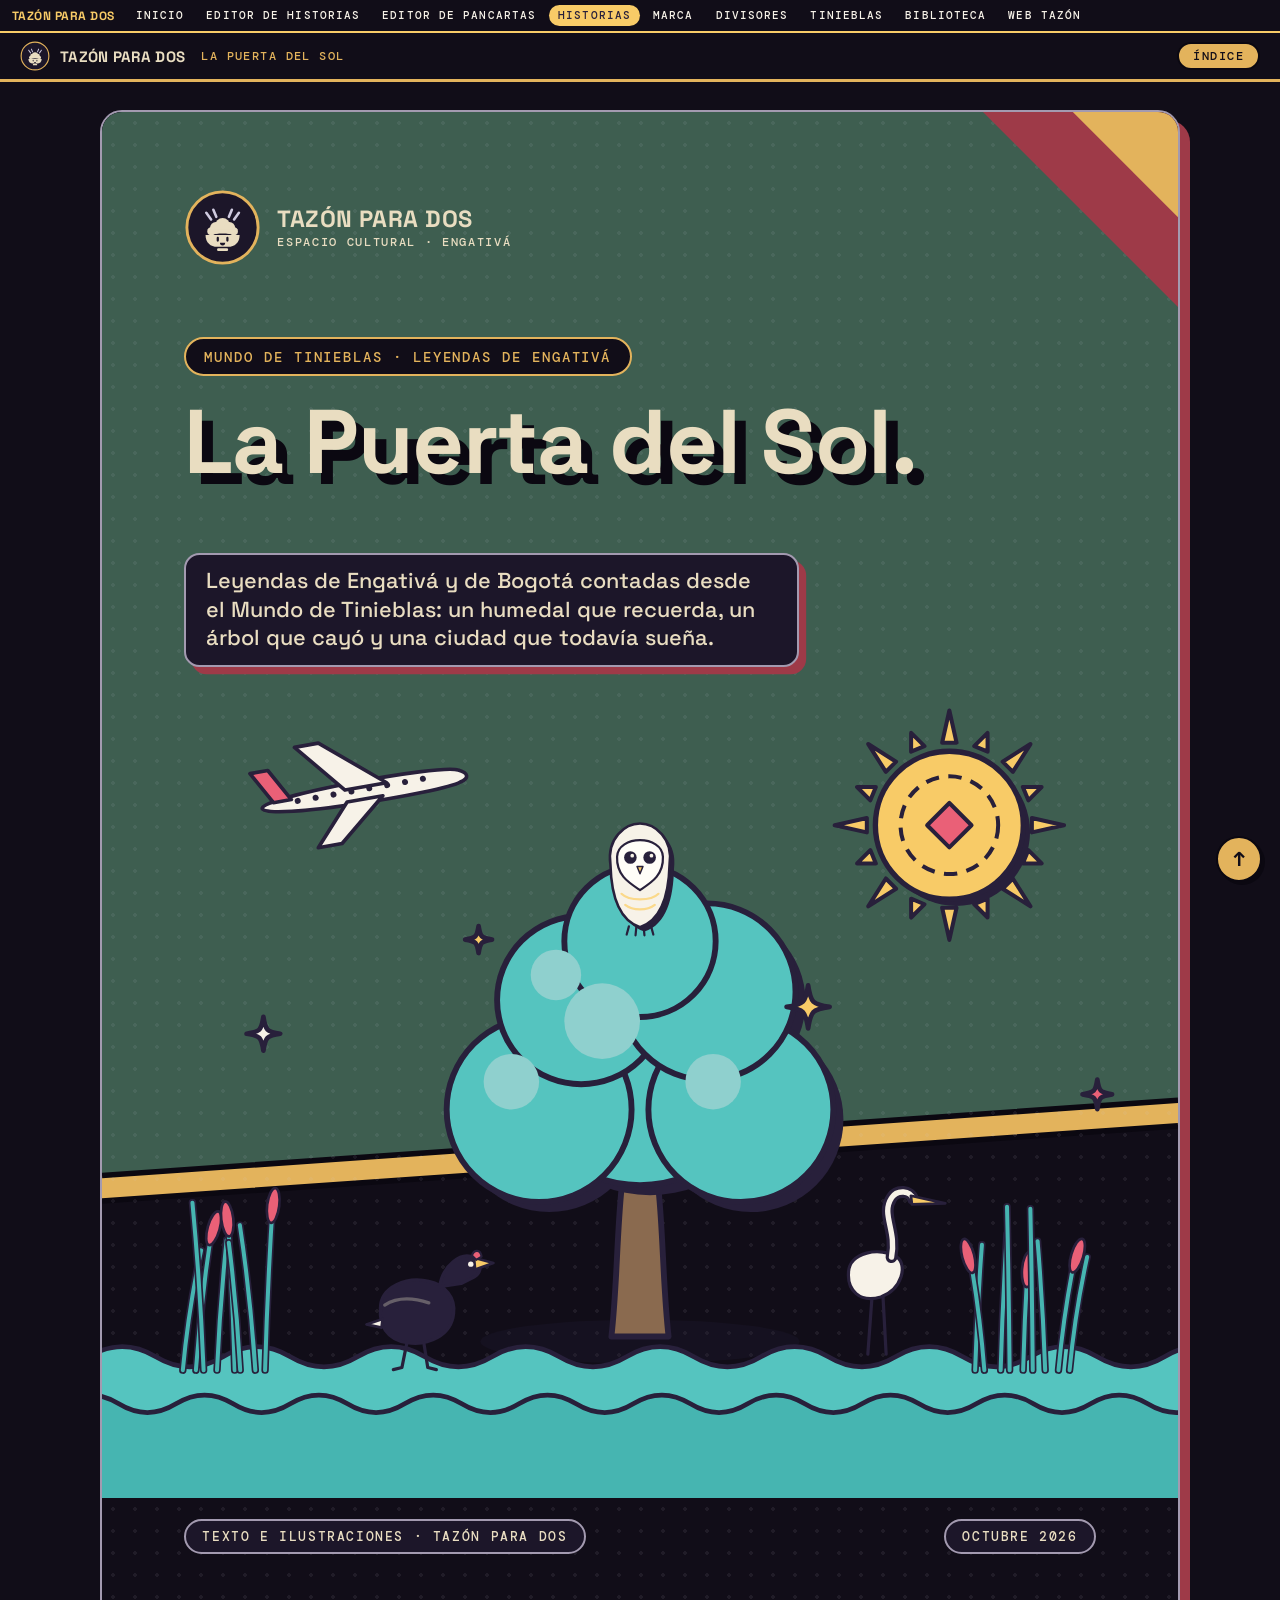
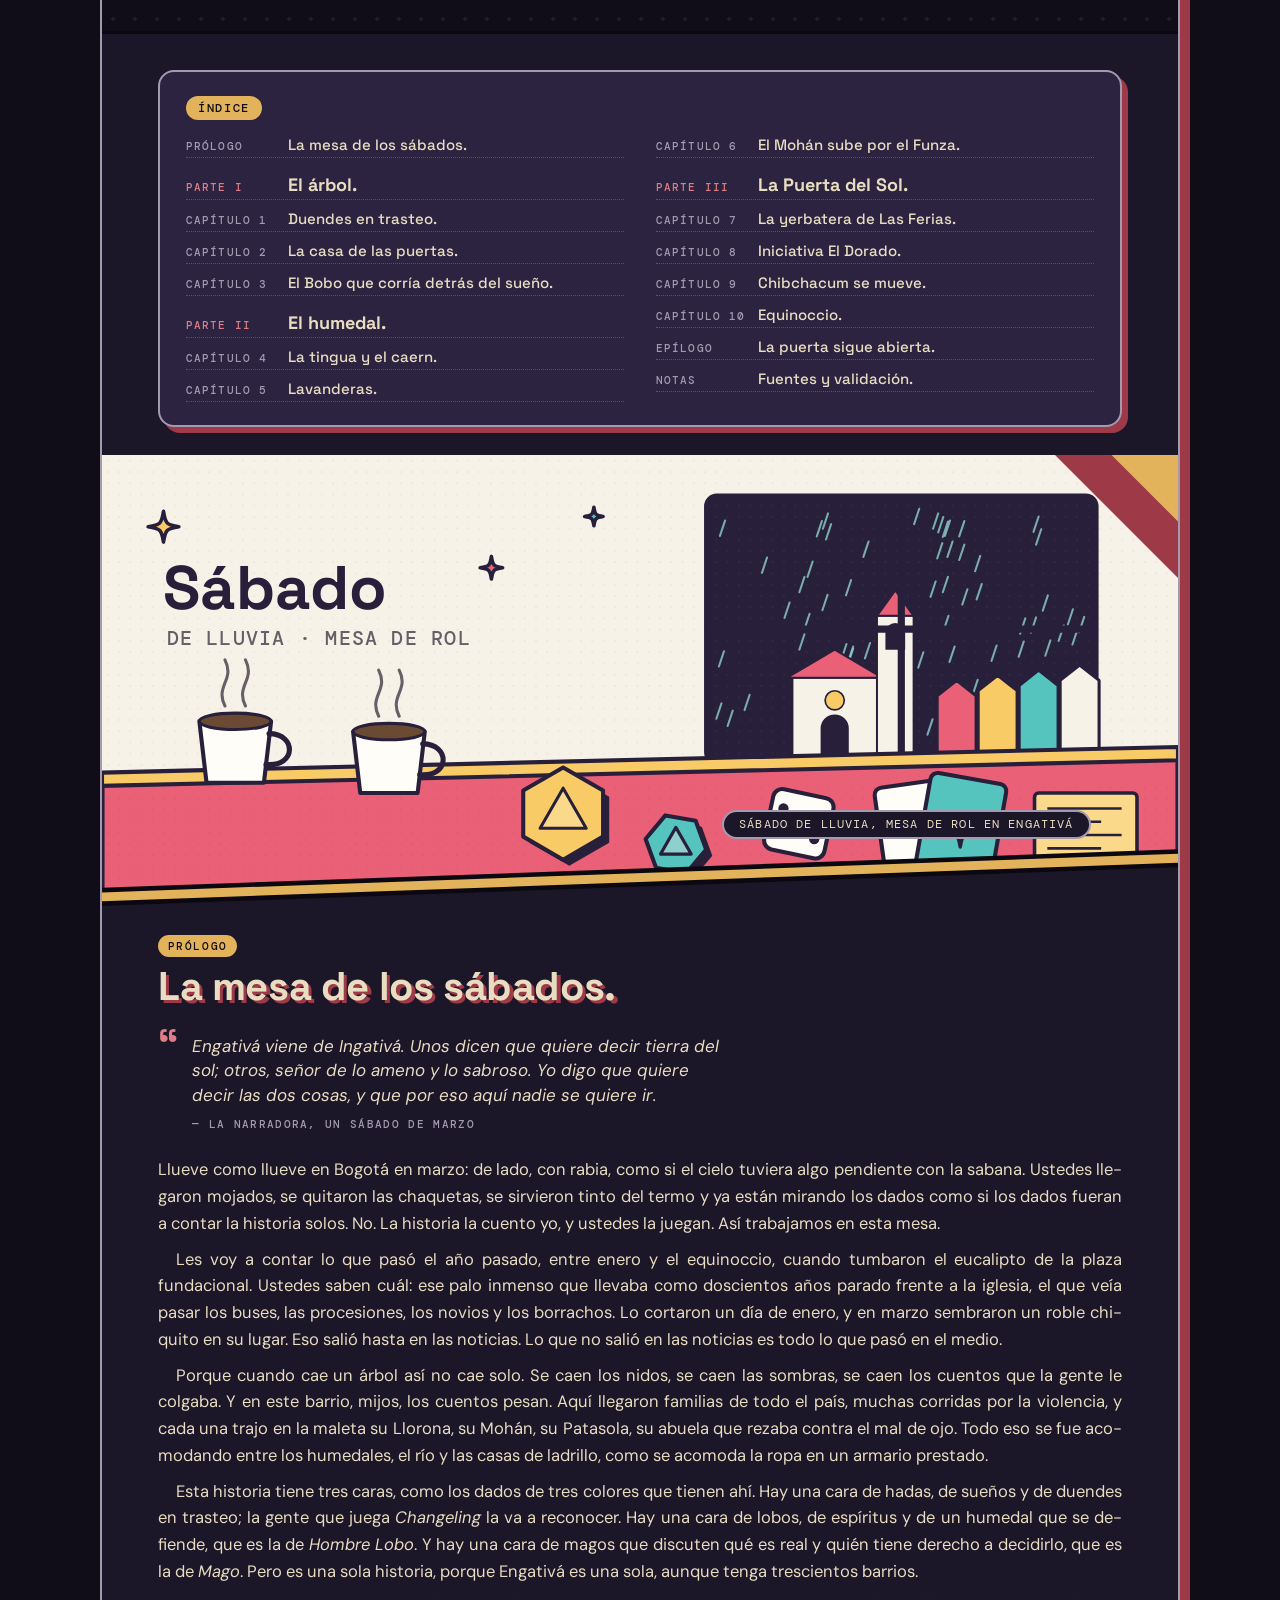
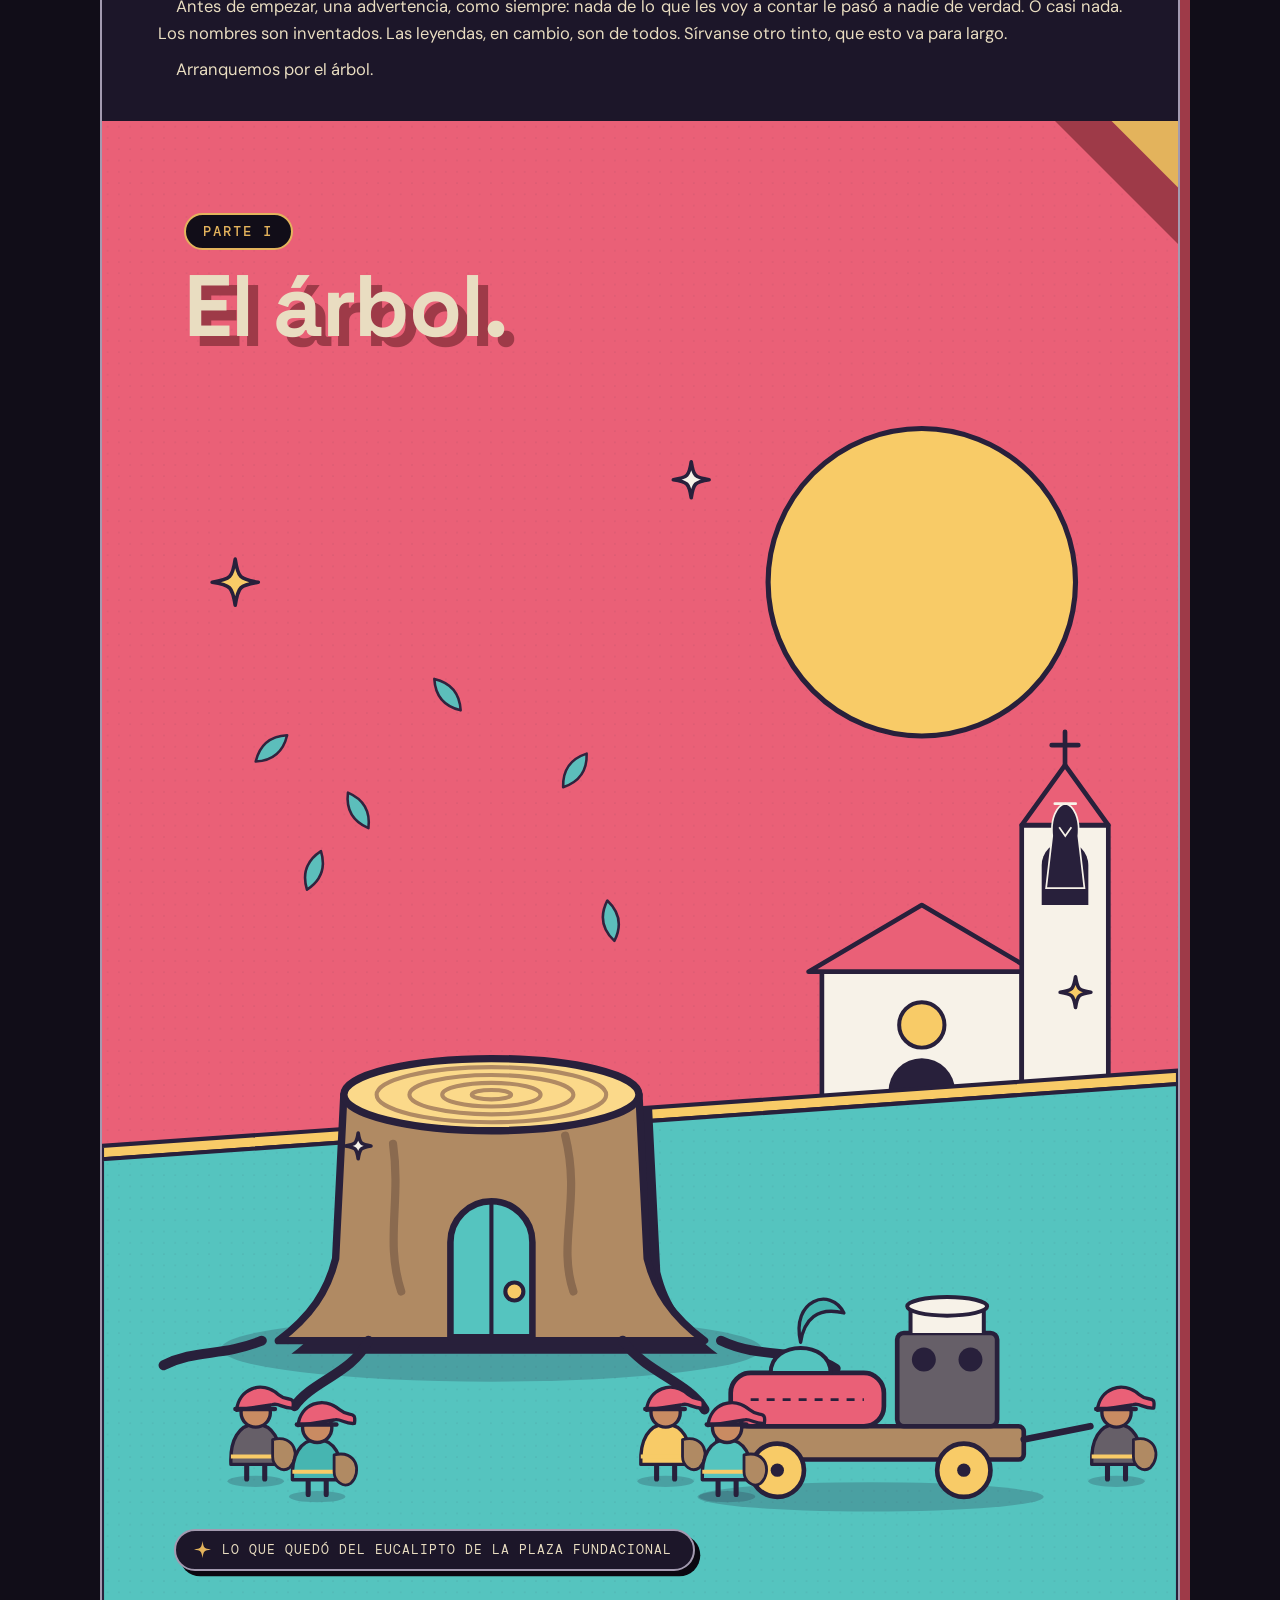
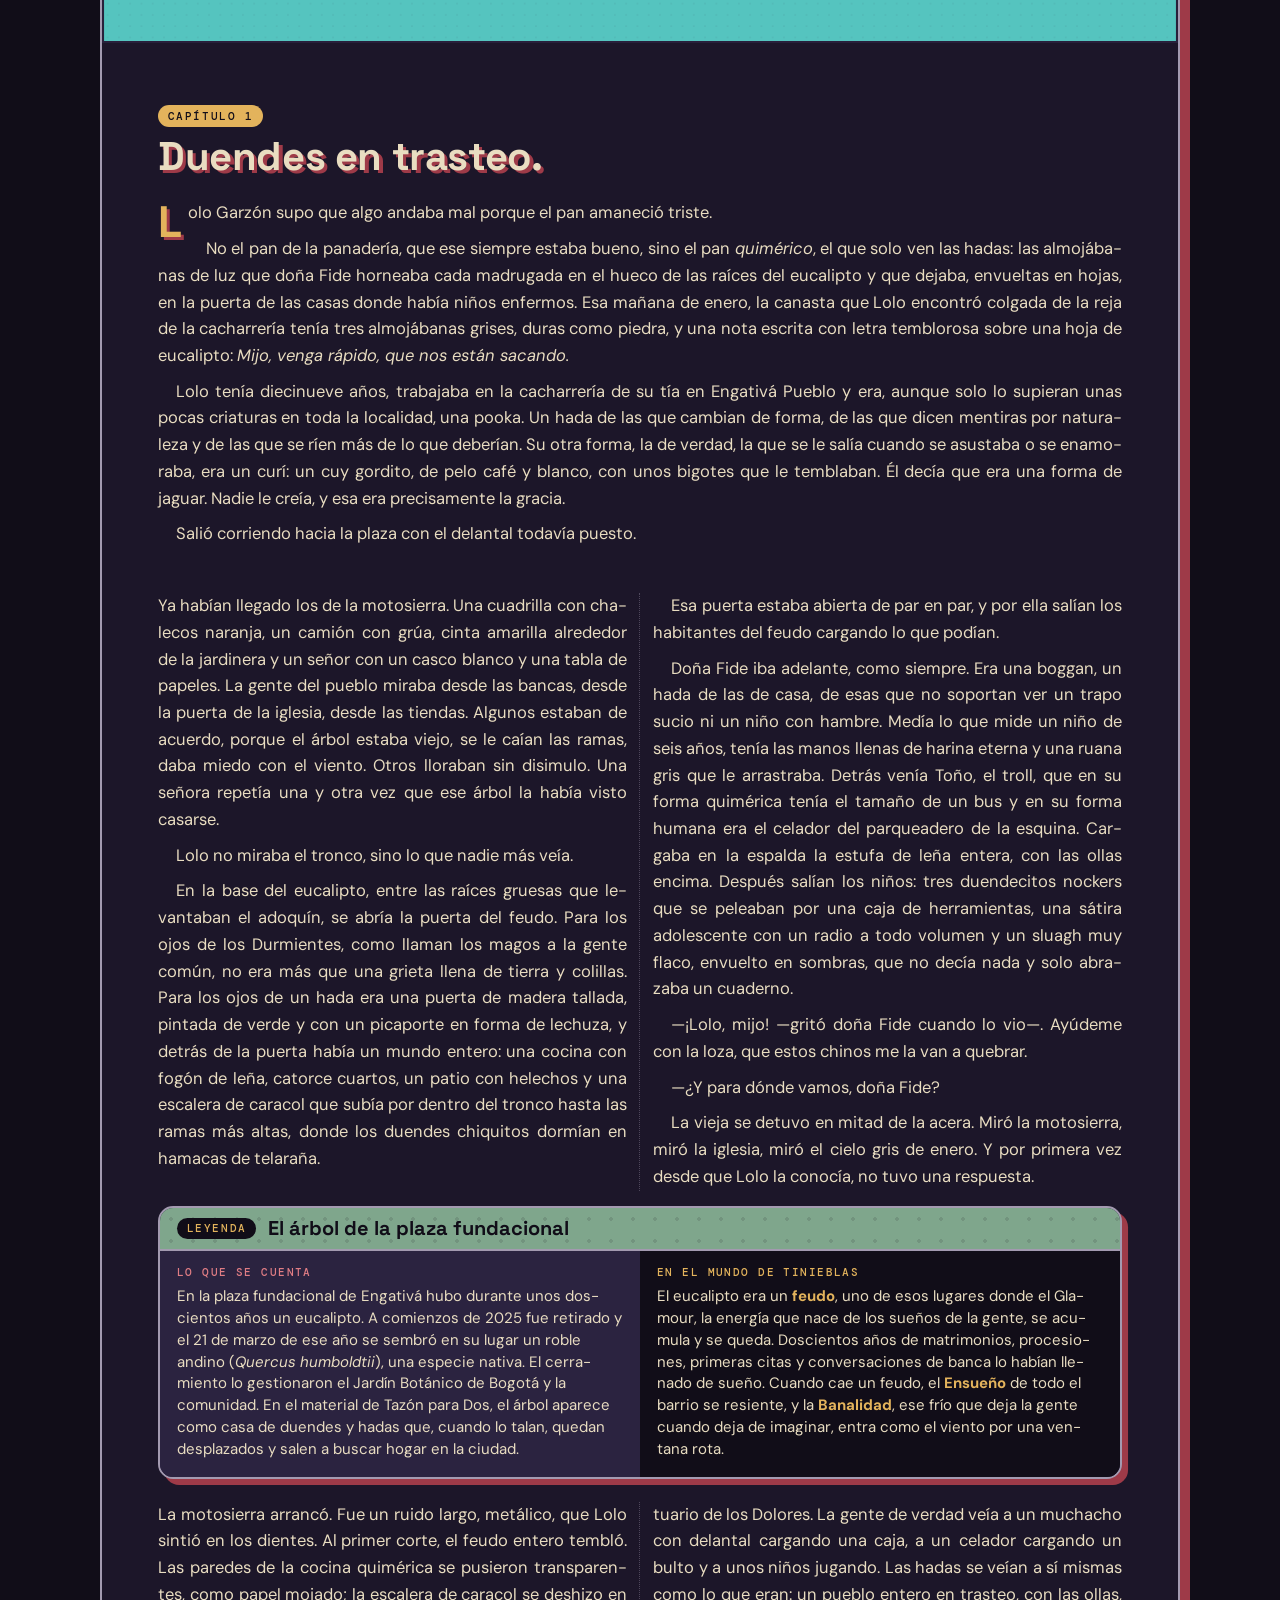
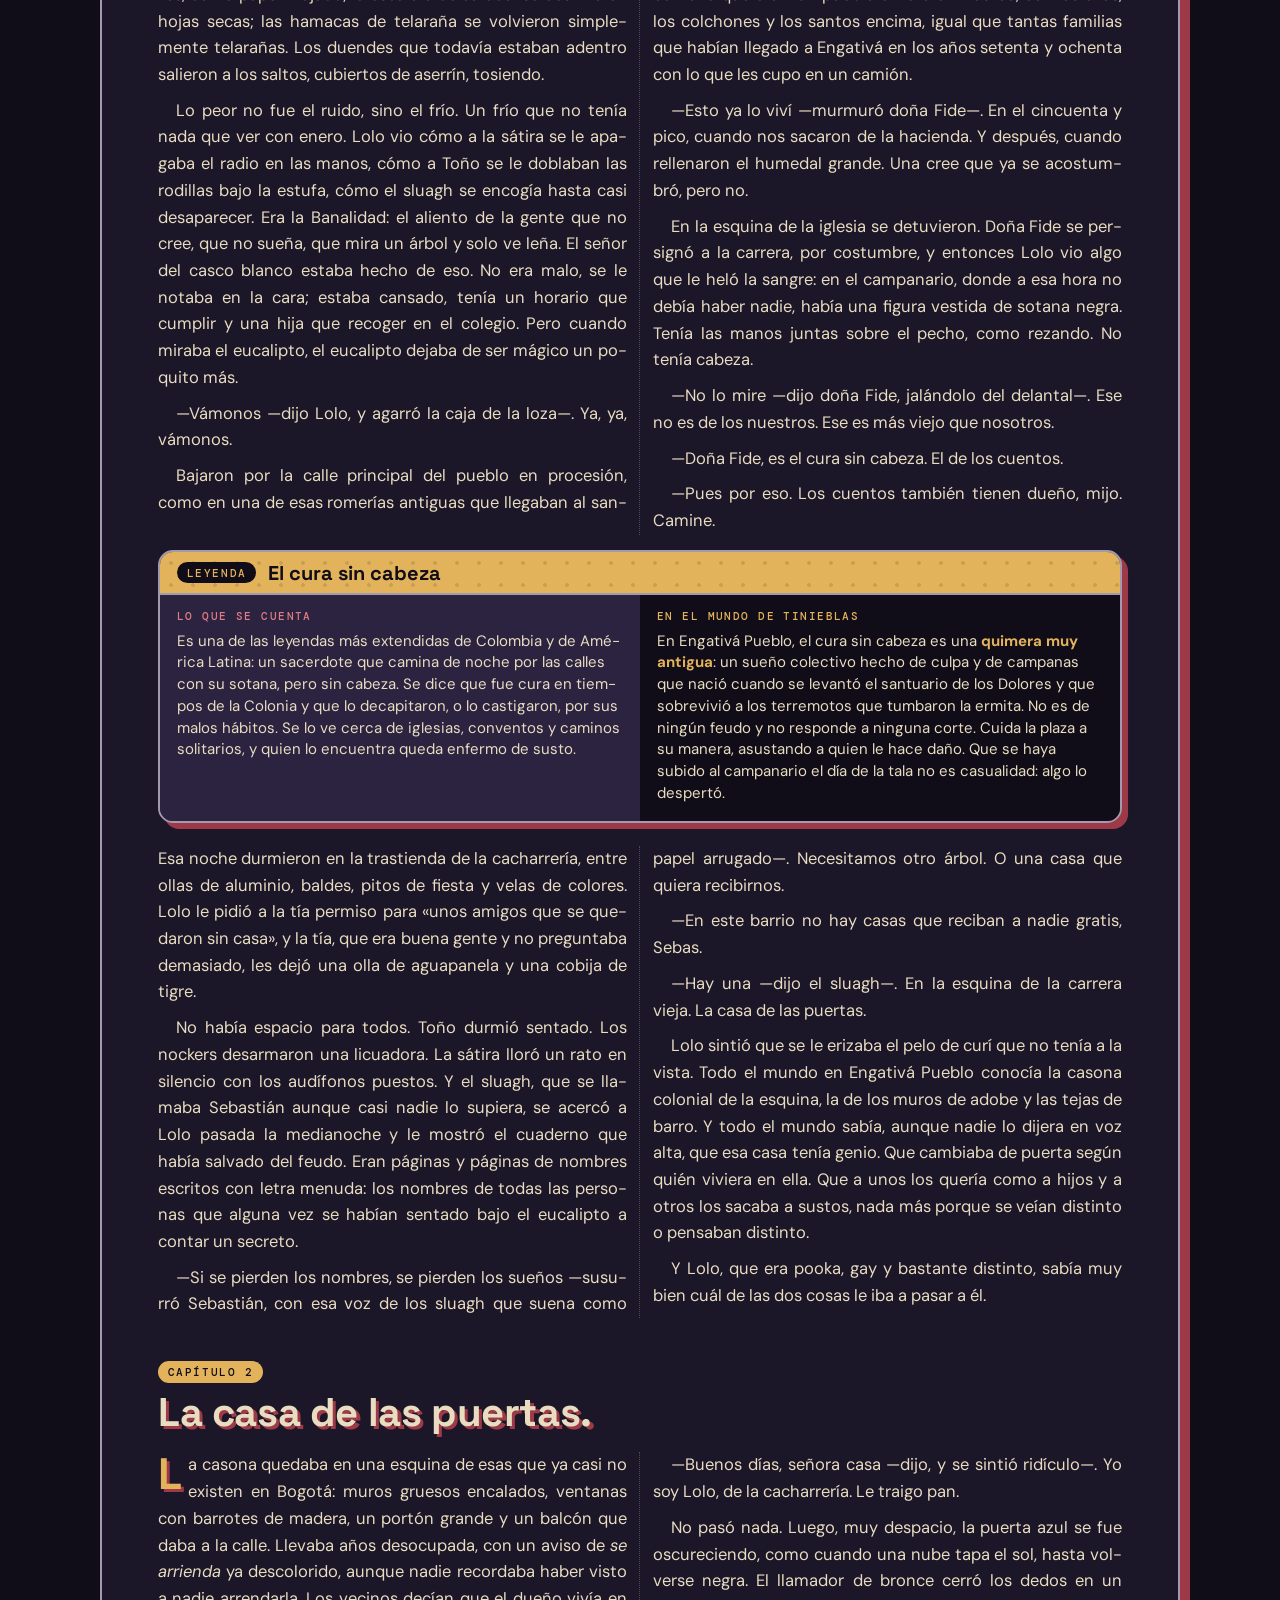
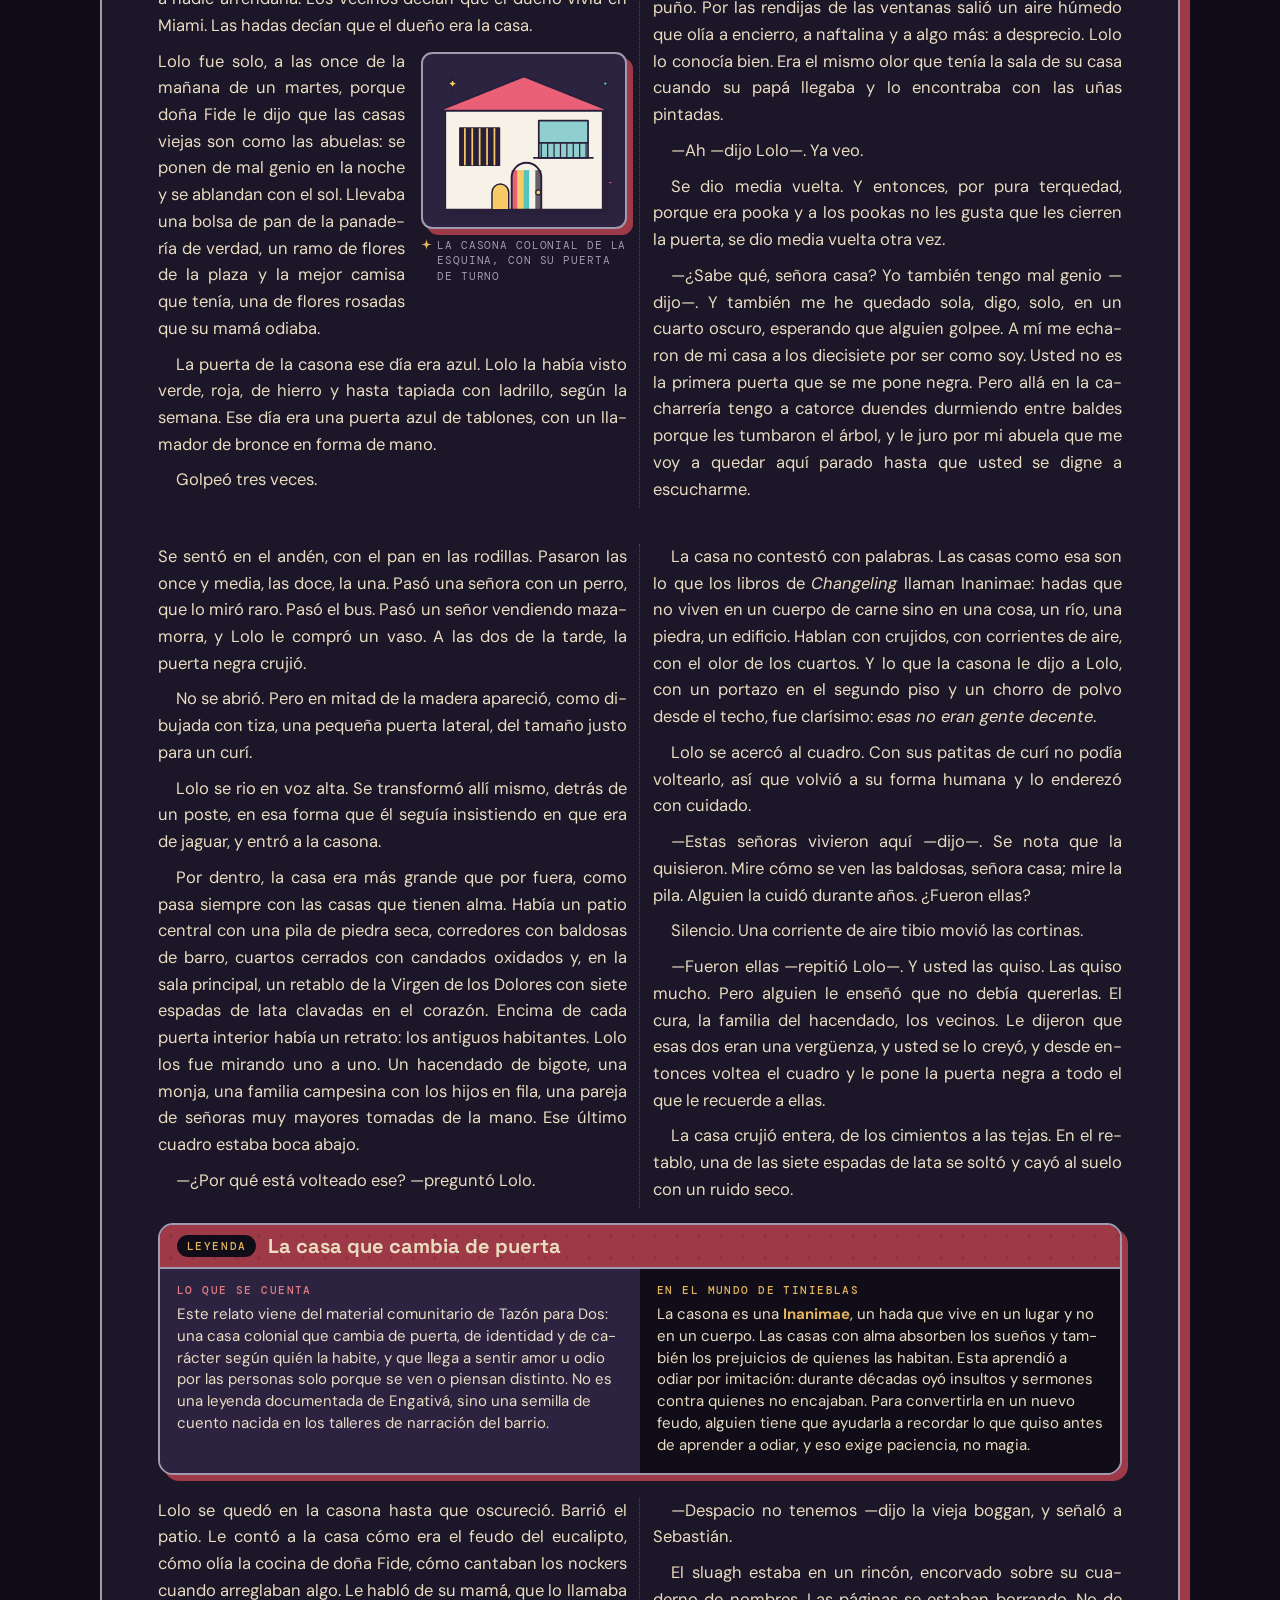
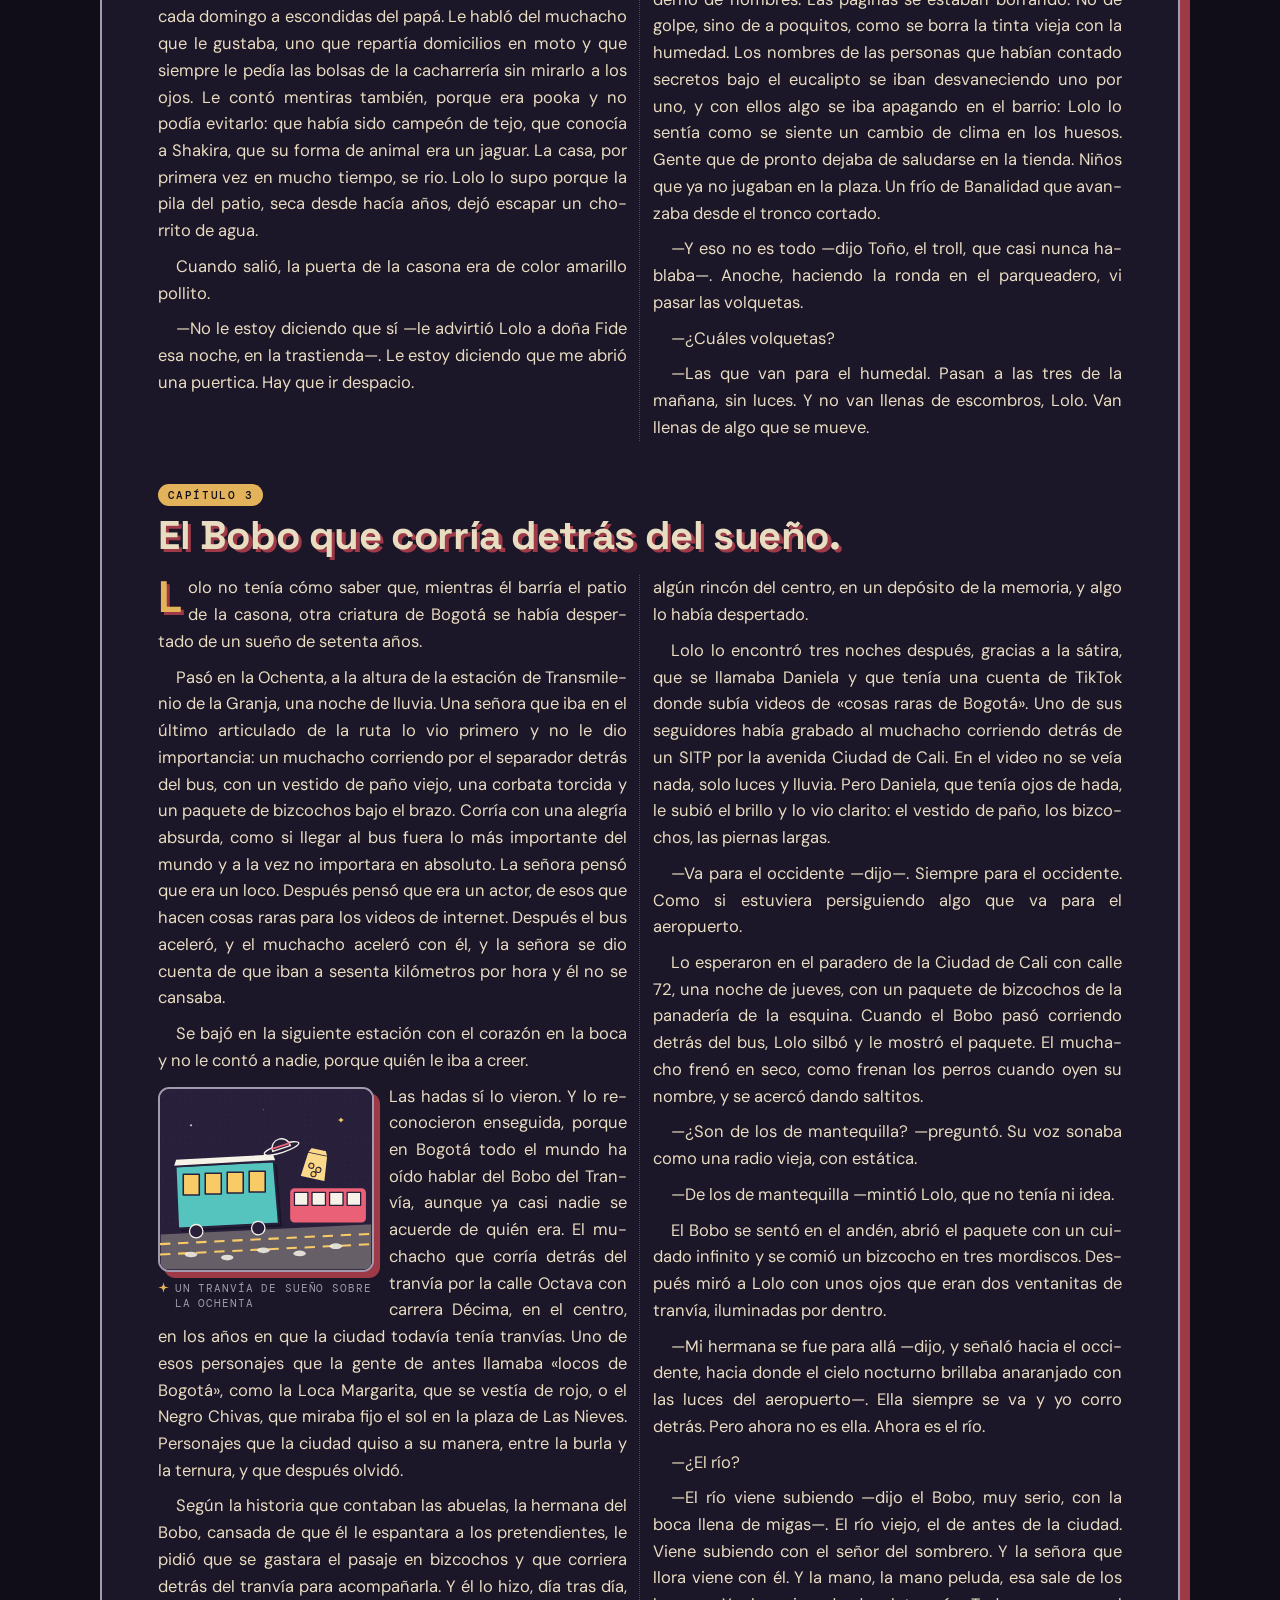
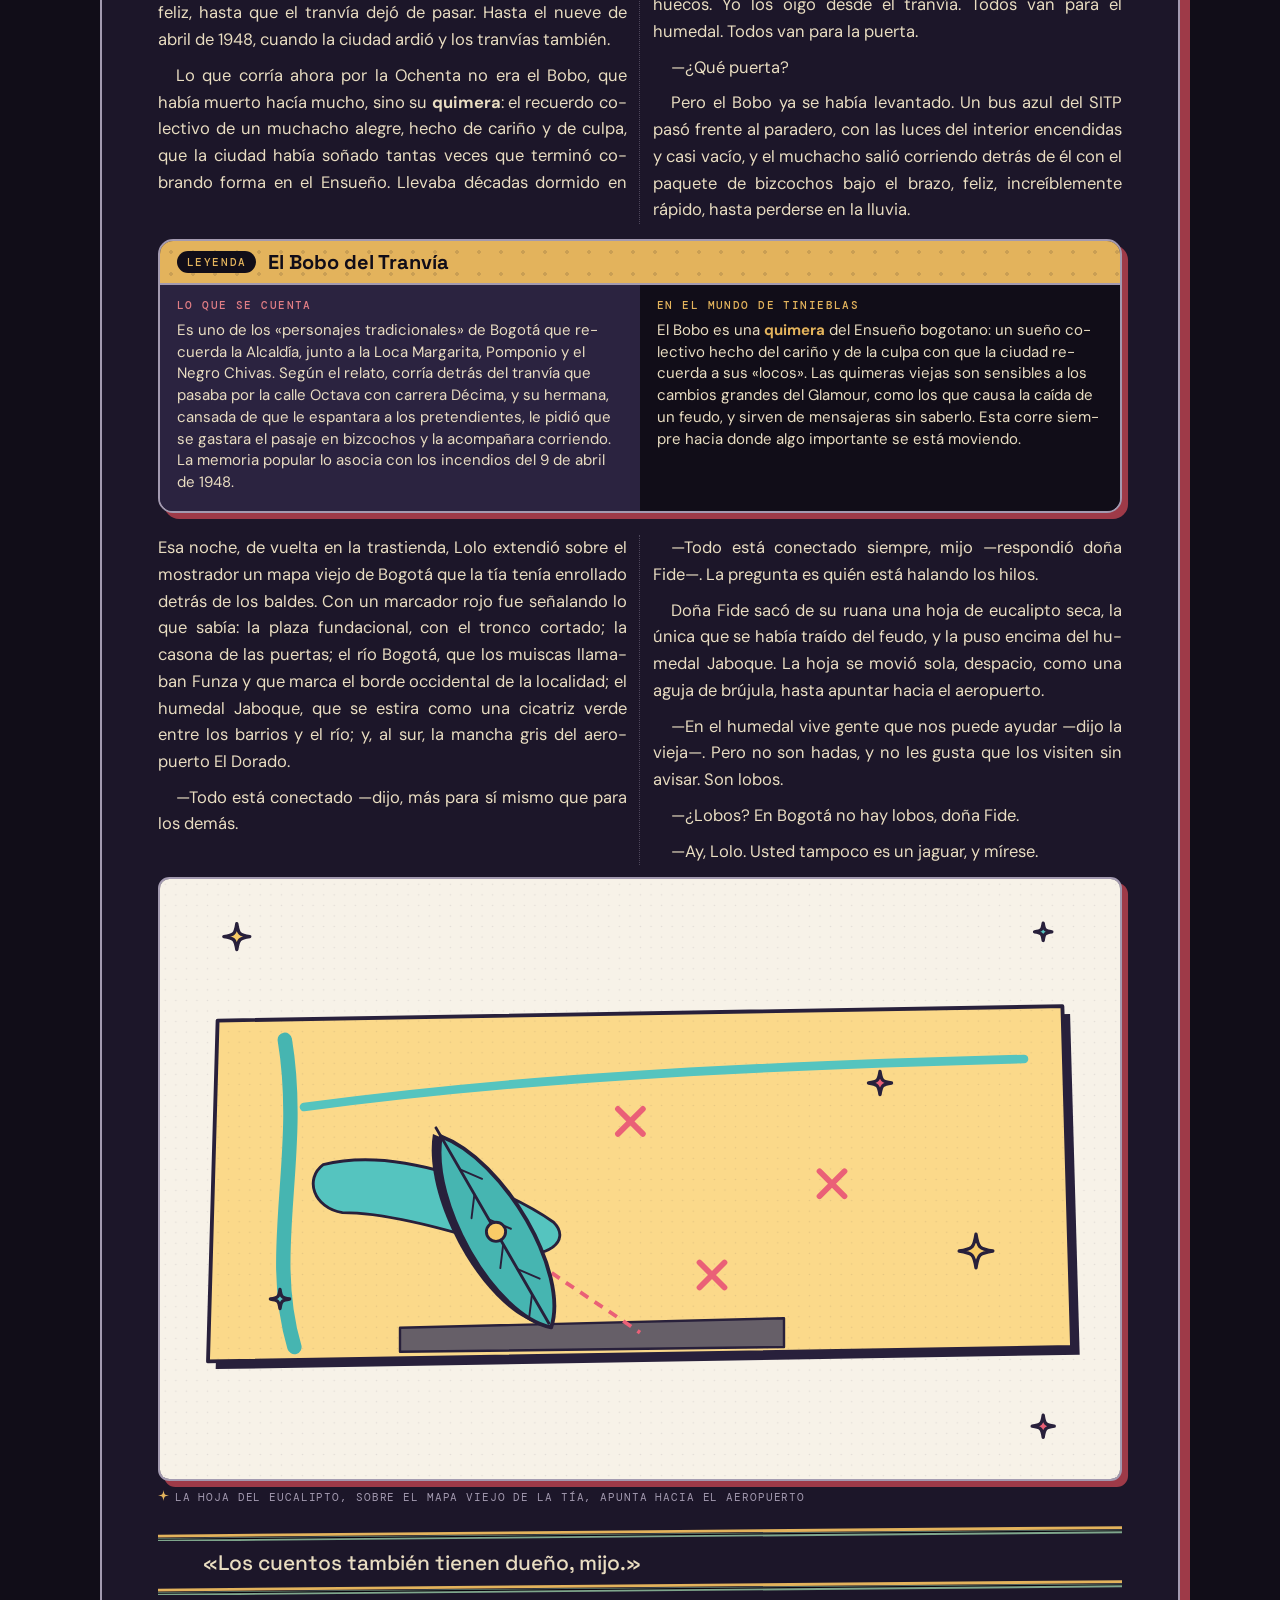
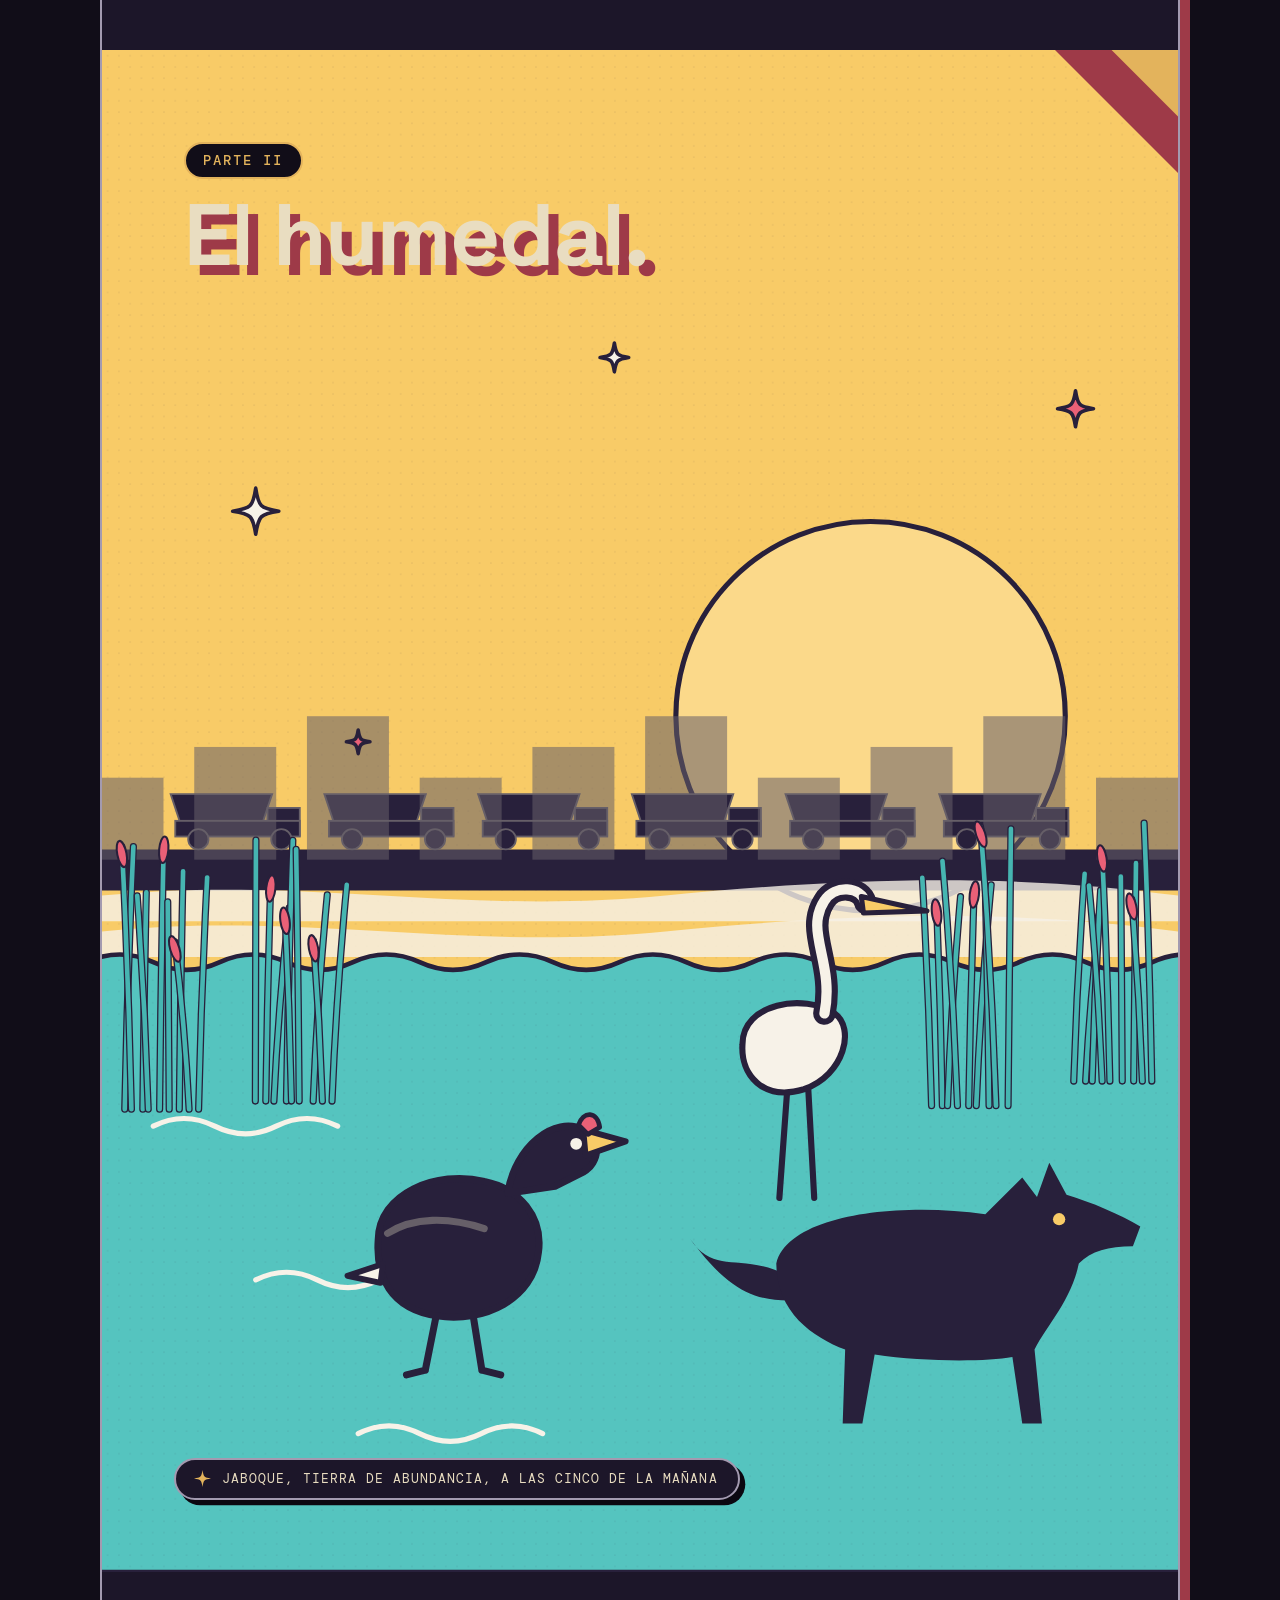
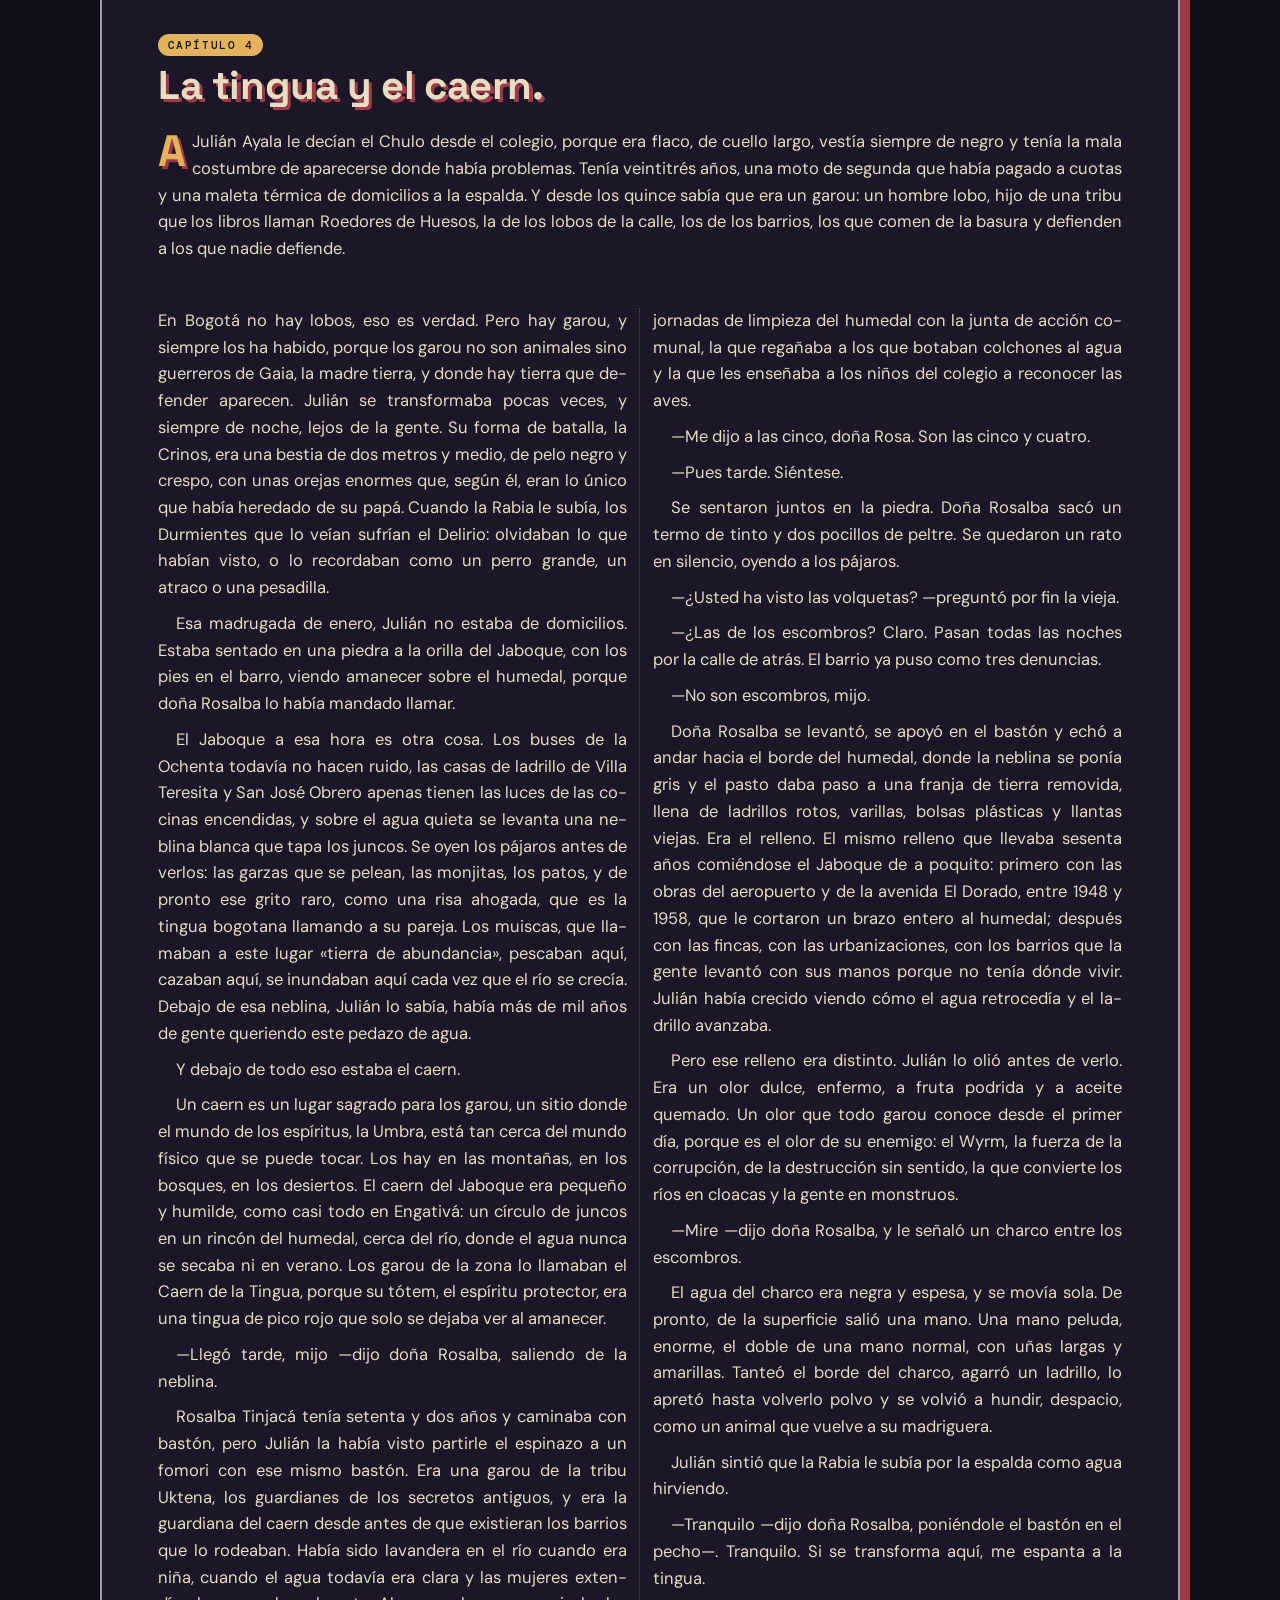
<file: mitos-engativa/tinieblas/index.html>
<!doctype html>
<html lang="es"><head><meta charset="utf-8"><meta name="viewport" content="width=device-width, initial-scale=1"><title>La Puerta del Sol.</title><link rel="stylesheet" href="estilo.css"></head><body class="web"><!--tpd-eco--><style>.tpd-eco{position:relative;z-index:40;display:flex;align-items:center;gap:4px;overflow-x:auto;scrollbar-width:none;background:#110D18;border-bottom:2px solid #F8CB67;padding:5px 12px;font:500 11px/1.2 'DM Mono',ui-monospace,monospace;letter-spacing:.1em;text-transform:uppercase;white-space:nowrap}.tpd-eco::-webkit-scrollbar{display:none}.tpd-eco b{color:#F8CB67;font:700 12px 'Space Grotesk',system-ui,sans-serif;letter-spacing:.04em;margin-right:8px}.tpd-eco a{color:#F7F2E8;text-decoration:none;padding:4px 9px;border-radius:999px;flex:none}.tpd-eco a:hover,.tpd-eco a:focus-visible{background:#2B2340;outline:none}.tpd-eco a[aria-current=page]{background:#F8CB67;color:#28203B}@media print{.tpd-eco{display:none!important}}</style><nav class="tpd-eco" aria-label="Tazón para Dos: sitios y herramientas"><b>TAZÓN PARA DOS</b><a href="https://thetrashkat.github.io/historias-tazon/">Inicio</a><a href="https://thetrashkat.github.io/historias-tazon/editor/">Editor de historias</a><a href="https://thetrashkat.github.io/historias-tazon/editor/pancarta.html">Editor de pancartas</a><a href="https://thetrashkat.github.io/historias-tazon/#historias" aria-current="page">Historias</a><a href="https://thetrashkat.github.io/tazon-para-dos-marca/">Marca</a><a href="https://thetrashkat.github.io/tazon-para-dos-marca/divisores.html">Divisores</a><a href="https://thetrashkat.github.io/tazon-para-dos-tinieblas/">Tinieblas</a><a href="https://thetrashkat.github.io/biblioteca-aventuras/">Biblioteca</a><a href="https://thetrashkat.github.io/tazon-para-dos-web/">Web Tazón</a></nav><!--/tpd-eco--><header class="barra"><a href="#indice"><img src="marca/sello.svg" alt=""><b>TAZÓN PARA DOS</b></a><span>La Puerta del Sol</span><a class="btn" href="#indice">Índice</a></header><main class="libro">
<section class="portada" style="background-image:url(&quot;data:image/svg+xml;utf8,<svg xmlns='http://www.w3.org/2000/svg' viewBox='0 0 210 297' preserveAspectRatio='none'> <rect width='210' height='297' fill='%2355C4BF'/> <path d='M0 207.9 L210 193.2 L210 297 L0 297Z' fill='%23F8CB67'/> <path d='M0 212.9 L210 198.2 L210 297 L0 297Z' fill='%23EA6077'/> <path d='M0 207.9 L210 193.2 M0 212.9 L210 198.2' stroke='%2328203B' stroke-width='1.1' fill='none'/></svg>&quot;)">
  <div class="puntos"></div>
  <div class="triangulo grande"></div>
  <header class="marca">
    <img src="marca/sello.svg" alt="Sello Tazón para Dos">
    <div><b>TAZÓN PARA DOS</b><span>ESPACIO CULTURAL · ENGATIVÁ</span></div>
  </header>
  <div class="etiqueta-portada">Mundo de Tinieblas · Leyendas de Engativá</div>
  <h1 class="titulo-portada">La Puerta del Sol.</h1>
  <p class="subtitulo-portada">Leyendas de Engativá y de Bogotá contadas desde el Mundo de Tinieblas: un humedal que recuerda, un árbol que cayó y una ciudad que todavía sueña.</p>
  <img class="heroe" src="imagenes/portada.svg" alt="Ilustración de portada">
  <footer class="creditos">
    <span>Texto e ilustraciones · Tazón para Dos</span>
    <span>Octubre 2026</span>
  </footer>
</section>
<nav class="indice" id="indice"><div class="etiqueta">Índice</div><ol><li class="cap"><a href="#prologo-la-mesa-de-los-sabados"><span class="k">Prólogo</span><span class="t">La mesa de los sábados.</span></a></li><li class="parte"><a href="#parte-i-el-arbol"><span class="k">Parte I</span><span class="t">El árbol.</span></a></li><li class="cap"><a href="#capitulo-1-duendes-en-trasteo"><span class="k">Capítulo 1</span><span class="t">Duendes en trasteo.</span></a></li><li class="cap"><a href="#capitulo-2-la-casa-de-las-puertas"><span class="k">Capítulo 2</span><span class="t">La casa de las puertas.</span></a></li><li class="cap"><a href="#capitulo-3-el-bobo-que-corria-detras-del-sueno"><span class="k">Capítulo 3</span><span class="t">El Bobo que corría detrás del sueño.</span></a></li><li class="parte"><a href="#parte-ii-el-humedal"><span class="k">Parte II</span><span class="t">El humedal.</span></a></li><li class="cap"><a href="#capitulo-4-la-tingua-y-el-caern"><span class="k">Capítulo 4</span><span class="t">La tingua y el caern.</span></a></li><li class="cap"><a href="#capitulo-5-lavanderas"><span class="k">Capítulo 5</span><span class="t">Lavanderas.</span></a></li><li class="cap"><a href="#capitulo-6-el-mohan-sube-por-el-funza"><span class="k">Capítulo 6</span><span class="t">El Mohán sube por el Funza.</span></a></li><li class="parte"><a href="#parte-iii-la-puerta-del-sol"><span class="k">Parte III</span><span class="t">La Puerta del Sol.</span></a></li><li class="cap"><a href="#capitulo-7-la-yerbatera-de-las-ferias"><span class="k">Capítulo 7</span><span class="t">La yerbatera de Las Ferias.</span></a></li><li class="cap"><a href="#capitulo-8-iniciativa-el-dorado"><span class="k">Capítulo 8</span><span class="t">Iniciativa El Dorado.</span></a></li><li class="cap"><a href="#capitulo-9-chibchacum-se-mueve"><span class="k">Capítulo 9</span><span class="t">Chibchacum se mueve.</span></a></li><li class="cap"><a href="#capitulo-10-equinoccio"><span class="k">Capítulo 10</span><span class="t">Equinoccio.</span></a></li><li class="cap"><a href="#epilogo-la-puerta-sigue-abierta"><span class="k">Epílogo</span><span class="t">La puerta sigue abierta.</span></a></li><li class="cap"><a href="#notas-fuentes-y-validacion"><span class="k">Notas</span><span class="t">Fuentes y validación.</span></a></li></ol></nav>
<section class="apertura"><div class="banner" style="--alto-banner:90"><img src="imagenes/banner-mesa.svg" alt="Sábado de lluvia, mesa de rol en Engativá"><div class="corte"></div><div class="triangulo"></div><span class="pie-banner">Sábado de lluvia, mesa de rol en Engativá</span></div><div class="interior cols-1"><header class="capitulo" id="prologo-la-mesa-de-los-sabados"><span class="kicker">Prólogo</span><h1>La mesa de los sábados.</h1></header>
<div class="epigrafe"><p>En­ga­tivá viene de Ingativá. Unos dicen que quiere decir tierra del sol; otros, señor de lo ameno y lo sabroso. Yo digo que quiere decir las dos cosas, y que por eso aquí nadie se quiere ir.</p><div class="autor">La narradora, un sábado de marzo</div></div>
<p>Llueve como llueve en Bogotá en marzo: de lado, con rabia, como si el cielo tu­viera algo pen­diente con la sabana. Us­te­des lle­ga­ron mo­ja­dos, se qui­ta­ron las cha­que­tas, se sir­vie­ron tinto del termo y ya están mi­rando los dados como si los dados fueran a contar la his­to­ria solos. No. La his­to­ria la cuento yo, y us­te­des la juegan. Así tra­ba­ja­mos en esta mesa.</p>
<p>Les voy a contar lo que pasó el año pasado, entre enero y el equi­noc­cio, cuando tum­ba­ron el eu­ca­lipto de la plaza fundacional. Us­te­des saben cuál: ese palo in­menso que lle­vaba como dos­cien­tos años parado frente a la igle­sia, el que veía pasar los buses, las pro­ce­sio­nes, los novios y los borrachos. Lo cor­ta­ron un día de enero, y en marzo sem­bra­ron un roble chi­quito en su lugar. Eso salió hasta en las noticias. Lo que no salió en las no­ti­cias es todo lo que pasó en el medio.</p>
<p>Porque cuando cae un árbol así no cae solo. Se caen los nidos, se caen las som­bras, se caen los cuen­tos que la gente le colgaba. Y en este barrio, mijos, los cuen­tos pesan. Aquí lle­ga­ron fa­mi­lias de todo el país, muchas co­rri­das por la vio­len­cia, y cada una trajo en la maleta su Llo­rona, su Mohán, su Pa­ta­sola, su abuela que rezaba contra el mal de ojo. Todo eso se fue aco­mo­dando entre los hu­me­da­les, el río y las casas de la­dri­llo, como se aco­moda la ropa en un ar­ma­rio prestado.</p>
<p>Esta his­to­ria tiene tres caras, como los dados de tres co­lo­res que tienen ahí. Hay una cara de hadas, de sueños y de duen­des en tras­teo; la gente que juega <em>Chan­ge­ling</em> la va a reconocer. Hay una cara de lobos, de es­pí­ri­tus y de un hu­me­dal que se de­fiende, que es la de <em>Hombre Lobo</em>. Y hay una cara de magos que dis­cu­ten qué es real y quién tiene de­re­cho a de­ci­dirlo, que es la de <em>Mago</em>. Pero es una sola his­to­ria, porque En­ga­tivá es una sola, aunque tenga tres­cien­tos barrios.</p>
<p>Antes de em­pe­zar, una ad­ver­ten­cia, como siempre: nada de lo que les voy a contar le pasó a nadie de verdad. O casi nada. Los nom­bres son inventados. Las le­yen­das, en cambio, son de todos. Sír­vanse otro tinto, que esto va para largo.</p>
<p>Arran­que­mos por el árbol.</p></div></section>
<section class="sangre parte" id="parte-i-el-arbol" style="background:#28203B"><img src="imagenes/parte1-arbol.svg" style="object-fit:cover" alt="Lo que quedó del eucalipto de la plaza fundacional"><div class="triangulo"></div><div class="portadilla"><span class="kicker">Parte I</span><h1>El árbol.</h1></div><figcaption>Lo que quedó del eucalipto de la plaza fundacional</figcaption></section>
<section class="flujo cols-1">
<header class="capitulo" id="capitulo-1-duendes-en-trasteo"><span class="kicker">Capítulo 1</span><h1>Duendes en trasteo.</h1></header>
<p class="capitular">Lolo Garzón supo que algo andaba mal porque el pan ama­ne­ció triste.</p>
<p>No el pan de la pa­na­de­ría, que ese siem­pre estaba bueno, sino el pan <em>qui­mé­rico</em>, el que solo ven las hadas: las al­mo­já­ba­nas de luz que doña Fide hor­ne­aba cada ma­dru­gada en el hueco de las raíces del eu­ca­lipto y que dejaba, en­vuel­tas en hojas, en la puerta de las casas donde había niños enfermos. Esa mañana de enero, la ca­nasta que Lolo en­con­tró col­gada de la reja de la ca­cha­rre­ría tenía tres al­mo­já­ba­nas grises, duras como piedra, y una nota es­crita con letra tem­blo­rosa sobre una hoja de eucalipto: <em>Mijo, venga rápido, que nos están sacando.</em></p>
<p>Lolo tenía die­ci­nueve años, tra­ba­jaba en la ca­cha­rre­ría de su tía en En­ga­tivá Pueblo y era, aunque solo lo su­pie­ran unas pocas cria­tu­ras en toda la lo­ca­li­dad, una pooka. Un hada de las que cam­bian de forma, de las que dicen men­ti­ras por na­tu­ra­leza y de las que se ríen más de lo que deberían. Su otra forma, la de verdad, la que se le salía cuando se asus­taba o se ena­mo­raba, era un curí: un cuy gor­dito, de pelo café y blanco, con unos bi­go­tes que le temblaban. Él decía que era una forma de jaguar. Nadie le creía, y esa era pre­ci­sa­mente la gracia.</p>
<p>Salió co­rriendo hacia la plaza con el de­lan­tal to­da­vía puesto.</p>
</section>
<section class="flujo cols-2">
<p>Ya habían lle­gado los de la motosierra. Una cua­dri­lla con cha­le­cos na­ranja, un camión con grúa, cinta ama­ri­lla al­re­de­dor de la jar­di­nera y un señor con un casco blanco y una tabla de papeles. La gente del pueblo miraba desde las bancas, desde la puerta de la igle­sia, desde las tiendas. Al­gu­nos es­ta­ban de acuerdo, porque el árbol estaba viejo, se le caían las ramas, daba miedo con el viento. Otros llo­ra­ban sin disimulo. Una señora re­pe­tía una y otra vez que ese árbol la había visto casarse.</p>
<p>Lolo no miraba el tronco, sino lo que nadie más veía.</p>
<p>En la base del eu­ca­lipto, entre las raíces grue­sas que le­van­ta­ban el ado­quín, se abría la puerta del feudo. Para los ojos de los Dur­mien­tes, como llaman los magos a la gente común, no era más que una grieta llena de tierra y colillas. Para los ojos de un hada era una puerta de madera ta­llada, pin­tada de verde y con un pi­ca­porte en forma de le­chuza, y detrás de la puerta había un mundo entero: una cocina con fogón de leña, ca­torce cuar­tos, un patio con he­le­chos y una es­ca­lera de ca­ra­col que subía por dentro del tronco hasta las ramas más altas, donde los duen­des chi­qui­tos dor­mían en ha­ma­cas de telaraña.</p>
<p>Esa puerta estaba abierta de par en par, y por ella salían los ha­bi­tan­tes del feudo car­gando lo que podían.</p>
<p>Doña Fide iba ade­lante, como siempre. Era una boggan, un hada de las de casa, de esas que no so­por­tan ver un trapo sucio ni un niño con hambre. Medía lo que mide un niño de seis años, tenía las manos llenas de harina eterna y una ruana gris que le arrastraba. Detrás venía Toño, el troll, que en su forma qui­mé­rica tenía el tamaño de un bus y en su forma humana era el ce­la­dor del par­que­a­dero de la esquina. Car­gaba en la es­palda la estufa de leña entera, con las ollas encima. Des­pués salían los niños: tres duen­de­ci­tos noc­kers que se pe­le­a­ban por una caja de he­rra­mien­tas, una sátira ado­les­cente con un radio a todo vo­lu­men y un sluagh muy flaco, en­vuelto en som­bras, que no decía nada y solo abra­zaba un cuaderno.</p>
<p>—¡Lolo, mijo! —gritó doña Fide cuando lo vio—. Ayú­deme con la loza, que estos chinos me la van a quebrar.</p>
<p>—¿Y para dónde vamos, doña Fide?</p>
<p>La vieja se detuvo en mitad de la acera. Miró la mo­to­sie­rra, miró la igle­sia, miró el cielo gris de enero. Y por pri­mera vez desde que Lolo la co­no­cía, no tuvo una respuesta.</p>
<aside class="leyenda c-turquesa ancho"><div class="cabeza"><span class="etiqueta">Leyenda</span><b>El árbol de la plaza fundacional</b></div><div class="paneles"><div class="panel popular"><div class="rotulo">Lo que se cuenta</div><p>En la plaza fun­da­cio­nal de En­ga­tivá hubo du­rante unos dos­cien­tos años un eucalipto. A co­mien­zos de 2025 fue re­ti­rado y el 21 de marzo de ese año se sembró en su lugar un roble andino (<em>Quer­cus hum­bold­tii</em>), una es­pe­cie nativa. El ce­rra­miento lo ges­tio­na­ron el Jardín Bo­tá­nico de Bogotá y la comunidad. En el ma­te­rial de Tazón para Dos, el árbol apa­rece como casa de duen­des y hadas que, cuando lo talan, quedan des­pla­za­dos y salen a buscar hogar en la ciudad.</p></div><div class="panel tinieblas"><div class="rotulo">En el Mundo de Tinieblas</div><p>El eu­ca­lipto era un <strong>feudo</strong>, uno de esos lu­ga­res donde el Gla­mour, la ener­gía que nace de los sueños de la gente, se acu­mula y se queda. Dos­cien­tos años de ma­tri­mo­nios, pro­ce­sio­nes, pri­me­ras citas y con­ver­sa­cio­nes de banca lo habían lle­nado de sueño. Cuando cae un feudo, el <strong>En­sueño</strong> de todo el barrio se re­siente, y la <strong>Ba­na­li­dad</strong>, ese frío que deja la gente cuando deja de ima­gi­nar, entra como el viento por una ven­tana rota.</p></div></div></aside>
<p>La mo­to­sie­rra arrancó. Fue un ruido largo, me­tá­lico, que Lolo sintió en los dientes. Al primer corte, el feudo entero tembló. Las pa­re­des de la cocina qui­mé­rica se pu­sie­ron trans­pa­ren­tes, como papel mojado; la es­ca­lera de ca­ra­col se des­hizo en hojas secas; las ha­ma­cas de te­la­raña se vol­vie­ron sim­ple­mente telarañas. Los duen­des que to­da­vía es­ta­ban aden­tro sa­lie­ron a los saltos, cu­bier­tos de ase­rrín, tosiendo.</p>
<p>Lo peor no fue el ruido, sino el frío. Un frío que no tenía nada que ver con enero. Lolo vio cómo a la sátira se le apa­gaba el radio en las manos, cómo a Toño se le do­bla­ban las ro­di­llas bajo la estufa, cómo el sluagh se en­co­gía hasta casi desaparecer. Era la Banalidad: el aliento de la gente que no cree, que no sueña, que mira un árbol y solo ve leña. El señor del casco blanco estaba hecho de eso. No era malo, se le notaba en la cara; estaba can­sado, tenía un ho­ra­rio que cum­plir y una hija que re­co­ger en el colegio. Pero cuando miraba el eu­ca­lipto, el eu­ca­lipto dejaba de ser mágico un po­quito más.</p>
<p>—Vá­mo­nos —dijo Lolo, y agarró la caja de la loza—. Ya, ya, vámonos.</p>
<p>Ba­ja­ron por la calle prin­ci­pal del pueblo en pro­ce­sión, como en una de esas ro­me­rías an­ti­guas que lle­ga­ban al san­tua­rio de los Dolores. La gente de verdad veía a un mu­cha­cho con de­lan­tal car­gando una caja, a un ce­la­dor car­gando un bulto y a unos niños jugando. Las hadas se veían a sí mismas como lo que eran: un pueblo entero en tras­teo, con las ollas, los col­cho­nes y los santos encima, igual que tantas fa­mi­lias que habían lle­gado a En­ga­tivá en los años se­tenta y ochenta con lo que les cupo en un camión.</p>
<p>—Esto ya lo viví —mur­muró doña Fide—. En el cin­cuenta y pico, cuando nos sa­ca­ron de la hacienda. Y des­pués, cuando re­lle­na­ron el hu­me­dal grande. Una cree que ya se acos­tum­bró, pero no.</p>
<p>En la es­quina de la igle­sia se detuvieron. Doña Fide se per­signó a la ca­rrera, por cos­tum­bre, y en­ton­ces Lolo vio algo que le heló la sangre: en el cam­pa­na­rio, donde a esa hora no debía haber nadie, había una figura ves­tida de sotana negra. Tenía las manos juntas sobre el pecho, como rezando. No tenía cabeza.</p>
<p>—No lo mire —dijo doña Fide, ja­lán­dolo del de­lan­tal—. Ese no es de los nuestros. Ese es más viejo que nosotros.</p>
<p>—Doña Fide, es el cura sin cabeza. El de los cuentos.</p>
<p>—Pues por eso. Los cuen­tos tam­bién tienen dueño, mijo. Camine.</p>
<aside class="leyenda c-sol ancho"><div class="cabeza"><span class="etiqueta">Leyenda</span><b>El cura sin cabeza</b></div><div class="paneles"><div class="panel popular"><div class="rotulo">Lo que se cuenta</div><p>Es una de las le­yen­das más ex­ten­di­das de Co­lom­bia y de Amé­rica Latina: un sa­cer­dote que camina de noche por las calles con su sotana, pero sin cabeza. Se dice que fue cura en tiem­pos de la Co­lo­nia y que lo de­ca­pi­ta­ron, o lo cas­ti­ga­ron, por sus malos hábitos. Se lo ve cerca de igle­sias, con­ven­tos y ca­mi­nos so­li­ta­rios, y quien lo en­cuen­tra queda en­fermo de susto.</p></div><div class="panel tinieblas"><div class="rotulo">En el Mundo de Tinieblas</div><p>En En­ga­tivá Pueblo, el cura sin cabeza es una <strong>qui­mera muy an­ti­gua</strong>: un sueño co­lec­tivo hecho de culpa y de cam­pa­nas que nació cuando se le­vantó el san­tua­rio de los Do­lo­res y que so­bre­vi­vió a los te­rre­mo­tos que tum­ba­ron la ermita. No es de ningún feudo y no res­ponde a nin­guna corte. Cuida la plaza a su manera, asus­tando a quien le hace daño. Que se haya subido al cam­pa­na­rio el día de la tala no es casualidad: algo lo despertó.</p></div></div></aside>
<p>Esa noche dur­mie­ron en la tras­tienda de la ca­cha­rre­ría, entre ollas de alu­mi­nio, baldes, pitos de fiesta y velas de colores. Lolo le pidió a la tía per­miso para «unos amigos que se que­da­ron sin casa», y la tía, que era buena gente y no pre­gun­taba de­ma­siado, les dejó una olla de agua­pa­nela y una cobija de tigre.</p>
<p>No había es­pa­cio para todos. Toño durmió sentado. Los noc­kers de­sar­ma­ron una licuadora. La sátira lloró un rato en si­len­cio con los au­dí­fo­nos puestos. Y el sluagh, que se lla­maba Se­bas­tián aunque casi nadie lo su­piera, se acercó a Lolo pasada la me­dia­no­che y le mostró el cua­derno que había sal­vado del feudo. Eran pá­gi­nas y pá­gi­nas de nom­bres es­cri­tos con letra menuda: los nom­bres de todas las per­so­nas que alguna vez se habían sen­tado bajo el eu­ca­lipto a contar un secreto.</p>
<p>—Si se pier­den los nom­bres, se pier­den los sueños —su­su­rró Se­bas­tián, con esa voz de los sluagh que suena como papel arru­gado—. Ne­ce­si­ta­mos otro árbol. O una casa que quiera recibirnos.</p>
<p>—En este barrio no hay casas que re­ci­ban a nadie gratis, Sebas.</p>
<p>—Hay una —dijo el sluagh—. En la es­quina de la ca­rrera vieja. La casa de las puertas.</p>
<p>Lolo sintió que se le eri­zaba el pelo de curí que no tenía a la vista. Todo el mundo en En­ga­tivá Pueblo co­no­cía la casona co­lo­nial de la es­quina, la de los muros de adobe y las tejas de barro. Y todo el mundo sabía, aunque nadie lo dijera en voz alta, que esa casa tenía genio. Que cam­biaba de puerta según quién vi­viera en ella. Que a unos los quería como a hijos y a otros los sacaba a sustos, nada más porque se veían dis­tinto o pen­sa­ban distinto.</p>
<p>Y Lolo, que era pooka, gay y bas­tante dis­tinto, sabía muy bien cuál de las dos cosas le iba a pasar a él.</p>
</section>
<section class="flujo cols-1 cabeza-capitulo"><header class="capitulo" id="capitulo-2-la-casa-de-las-puertas"><span class="kicker">Capítulo 2</span><h1>La casa de las puertas.</h1></header></section>
<section class="flujo cols-2">
<p class="capitular">La casona que­daba en una es­quina de esas que ya casi no exis­ten en Bogotá: muros grue­sos en­ca­la­dos, ven­ta­nas con ba­rro­tes de madera, un portón grande y un balcón que daba a la calle. Lle­vaba años de­so­cu­pada, con un aviso de <em>se arrienda</em> ya des­co­lo­rido, aunque nadie re­cor­daba haber visto a nadie arrendarla. Los ve­ci­nos decían que el dueño vivía en Miami. Las hadas decían que el dueño era la casa.</p>
<figure class="fig flotante derecha" style="width:44%"><img src="imagenes/casa-puertas.svg" alt="La casona colonial de la esquina, con su puerta de turno"><figcaption>La casona colonial de la esquina, con su puerta de turno</figcaption></figure>
<p>Lolo fue solo, a las once de la mañana de un martes, porque doña Fide le dijo que las casas viejas son como las abuelas: se ponen de mal genio en la noche y se ablan­dan con el sol. Lle­vaba una bolsa de pan de la pa­na­de­ría de verdad, un ramo de flores de la plaza y la mejor camisa que tenía, una de flores ro­sa­das que su mamá odiaba.</p>
<p>La puerta de la casona ese día era azul. Lolo la había visto verde, roja, de hierro y hasta ta­piada con la­dri­llo, según la semana. Ese día era una puerta azul de ta­blo­nes, con un lla­ma­dor de bronce en forma de mano.</p>
<p>Golpeó tres veces.</p>
<p>—Buenos días, señora casa —dijo, y se sintió ri­dí­culo—. Yo soy Lolo, de la cacharrería. Le traigo pan.</p>
<p>No pasó nada. Luego, muy des­pa­cio, la puerta azul se fue os­cu­re­ciendo, como cuando una nube tapa el sol, hasta vol­verse negra. El lla­ma­dor de bronce cerró los dedos en un puño. Por las ren­di­jas de las ven­ta­nas salió un aire húmedo que olía a en­cie­rro, a naf­ta­lina y a algo más: a desprecio. Lolo lo co­no­cía bien. Era el mismo olor que tenía la sala de su casa cuando su papá lle­gaba y lo en­con­traba con las uñas pintadas.</p>
<p>—Ah —dijo Lolo—. Ya veo.</p>
<p>Se dio media vuelta. Y en­ton­ces, por pura ter­que­dad, porque era pooka y a los pookas no les gusta que les cie­rren la puerta, se dio media vuelta otra vez.</p>
<p>—¿Sabe qué, señora casa? Yo tam­bién tengo mal genio —dijo—. Y tam­bién me he que­dado sola, digo, solo, en un cuarto oscuro, es­pe­rando que al­guien golpee. A mí me echa­ron de mi casa a los die­ci­siete por ser como soy. Usted no es la pri­mera puerta que se me pone negra. Pero allá en la ca­cha­rre­ría tengo a ca­torce duen­des dur­miendo entre baldes porque les tum­ba­ron el árbol, y le juro por mi abuela que me voy a quedar aquí parado hasta que usted se digne a escucharme.</p>
</section>
<section class="flujo cols-2">
<p>Se sentó en el andén, con el pan en las rodillas. Pa­sa­ron las once y media, las doce, la una. Pasó una señora con un perro, que lo miró raro. Pasó el bus. Pasó un señor ven­diendo ma­za­mo­rra, y Lolo le compró un vaso. A las dos de la tarde, la puerta negra crujió.</p>
<p>No se abrió. Pero en mitad de la madera apa­re­ció, como di­bu­jada con tiza, una pe­queña puerta la­te­ral, del tamaño justo para un curí.</p>
<p>Lolo se rio en voz alta. Se trans­formó allí mismo, detrás de un poste, en esa forma que él seguía in­sis­tiendo en que era de jaguar, y entró a la casona.</p>
<p>Por dentro, la casa era más grande que por fuera, como pasa siem­pre con las casas que tienen alma. Había un patio cen­tral con una pila de piedra seca, co­rre­do­res con bal­do­sas de barro, cuar­tos ce­rra­dos con can­da­dos oxi­da­dos y, en la sala prin­ci­pal, un re­ta­blo de la Virgen de los Do­lo­res con siete es­pa­das de lata cla­va­das en el corazón. Encima de cada puerta in­te­rior había un retrato: los an­ti­guos habitantes. Lolo los fue mi­rando uno a uno. Un ha­cen­dado de bigote, una monja, una fa­mi­lia cam­pe­sina con los hijos en fila, una pareja de se­ño­ras muy ma­yo­res to­ma­das de la mano. Ese último cuadro estaba boca abajo.</p>
<p>—¿Por qué está vol­te­ado ese? —pre­guntó Lolo.</p>
<p>La casa no con­testó con palabras. Las casas como esa son lo que los libros de <em>Chan­ge­ling</em> llaman Inanimae: hadas que no viven en un cuerpo de carne sino en una cosa, un río, una piedra, un edificio. Hablan con cru­ji­dos, con co­rrien­tes de aire, con el olor de los cuartos. Y lo que la casona le dijo a Lolo, con un por­tazo en el se­gundo piso y un chorro de polvo desde el techo, fue clarísimo: <em>esas no eran gente de­cente</em>.</p>
<p>Lolo se acercó al cuadro. Con sus pa­ti­tas de curí no podía vol­te­arlo, así que volvió a su forma humana y lo en­de­rezó con cuidado.</p>
<p>—Estas se­ño­ras vi­vie­ron aquí —dijo—. Se nota que la quisieron. Mire cómo se ven las bal­do­sas, señora casa; mire la pila. Al­guien la cuidó du­rante años. ¿Fueron ellas?</p>
<p>Silencio. Una co­rriente de aire tibio movió las cortinas.</p>
<p>—Fueron ellas —re­pi­tió Lolo—. Y usted las quiso. Las quiso mucho. Pero al­guien le enseñó que no debía quererlas. El cura, la fa­mi­lia del ha­cen­dado, los vecinos. Le di­je­ron que esas dos eran una ver­güenza, y usted se lo creyó, y desde en­ton­ces voltea el cuadro y le pone la puerta negra a todo el que le re­cuerde a ellas.</p>
<p>La casa crujió entera, de los ci­mien­tos a las tejas. En el re­ta­blo, una de las siete es­pa­das de lata se soltó y cayó al suelo con un ruido seco.</p>
<aside class="leyenda c-coral ancho"><div class="cabeza"><span class="etiqueta">Leyenda</span><b>La casa que cambia de puerta</b></div><div class="paneles"><div class="panel popular"><div class="rotulo">Lo que se cuenta</div><p>Este relato viene del ma­te­rial co­mu­ni­ta­rio de Tazón para Dos: una casa co­lo­nial que cambia de puerta, de iden­ti­dad y de ca­rác­ter según quién la habite, y que llega a sentir amor u odio por las per­so­nas solo porque se ven o pien­san distinto. No es una le­yenda do­cu­men­tada de En­ga­tivá, sino una se­mi­lla de cuento nacida en los ta­lle­res de na­rra­ción del barrio.</p></div><div class="panel tinieblas"><div class="rotulo">En el Mundo de Tinieblas</div><p>La casona es una <strong>Ina­ni­mae</strong>, un hada que vive en un lugar y no en un cuerpo. Las casas con alma ab­sor­ben los sueños y tam­bién los pre­jui­cios de quie­nes las habitan. Esta apren­dió a odiar por imitación: du­rante dé­ca­das oyó in­sul­tos y ser­mo­nes contra quie­nes no encajaban. Para con­ver­tirla en un nuevo feudo, al­guien tiene que ayu­darla a re­cor­dar lo que quiso antes de apren­der a odiar, y eso exige pa­cien­cia, no magia.</p></div></div></aside>
<p>Lolo se quedó en la casona hasta que oscureció. Barrió el patio. Le contó a la casa cómo era el feudo del eu­ca­lipto, cómo olía la cocina de doña Fide, cómo can­ta­ban los noc­kers cuando arre­gla­ban algo. Le habló de su mamá, que lo lla­maba cada do­mingo a es­con­di­das del papá. Le habló del mu­cha­cho que le gus­taba, uno que re­par­tía do­mi­ci­lios en moto y que siem­pre le pedía las bolsas de la ca­cha­rre­ría sin mi­rarlo a los ojos. Le contó men­ti­ras tam­bién, porque era pooka y no podía evitarlo: que había sido cam­peón de tejo, que co­no­cía a Sha­kira, que su forma de animal era un jaguar. La casa, por pri­mera vez en mucho tiempo, se rio. Lolo lo supo porque la pila del patio, seca desde hacía años, dejó es­ca­par un cho­rrito de agua.</p>
<p>Cuando salió, la puerta de la casona era de color ama­ri­llo pollito.</p>
<p>—No le estoy di­ciendo que sí —le ad­vir­tió Lolo a doña Fide esa noche, en la tras­tienda—. Le estoy di­ciendo que me abrió una puertica. Hay que ir despacio.</p>
<p>—Des­pa­cio no te­ne­mos —dijo la vieja boggan, y señaló a Sebastián.</p>
<p>El sluagh estaba en un rincón, en­cor­vado sobre su cua­derno de nombres. Las pá­gi­nas se es­ta­ban borrando. No de golpe, sino de a po­qui­tos, como se borra la tinta vieja con la humedad. Los nom­bres de las per­so­nas que habían con­tado se­cre­tos bajo el eu­ca­lipto se iban des­va­ne­ciendo uno por uno, y con ellos algo se iba apa­gando en el barrio: Lolo lo sentía como se siente un cambio de clima en los huesos. Gente que de pronto dejaba de sa­lu­darse en la tienda. Niños que ya no ju­ga­ban en la plaza. Un frío de Ba­na­li­dad que avan­zaba desde el tronco cortado.</p>
<p>—Y eso no es todo —dijo Toño, el troll, que casi nunca ha­blaba—. Anoche, ha­ciendo la ronda en el par­que­a­dero, vi pasar las volquetas.</p>
<p>—¿Cuáles vol­que­tas?</p>
<p>—Las que van para el humedal. Pasan a las tres de la mañana, sin luces. Y no van llenas de es­com­bros, Lolo. Van llenas de algo que se mueve.</p>
</section>
<section class="flujo cols-1 cabeza-capitulo"><header class="capitulo" id="capitulo-3-el-bobo-que-corria-detras-del-sueno"><span class="kicker">Capítulo 3</span><h1>El Bobo que corría detrás del sueño.</h1></header></section>
<section class="flujo cols-2">
<p class="capitular">Lolo no tenía cómo saber que, mien­tras él barría el patio de la casona, otra cria­tura de Bogotá se había des­per­tado de un sueño de se­tenta años.</p>
<p>Pasó en la Ochenta, a la altura de la es­ta­ción de Trans­mi­le­nio de la Granja, una noche de lluvia. Una señora que iba en el último ar­ti­cu­lado de la ruta lo vio pri­mero y no le dio importancia: un mu­cha­cho co­rriendo por el se­pa­ra­dor detrás del bus, con un ves­tido de paño viejo, una cor­bata tor­cida y un pa­quete de biz­co­chos bajo el brazo. Corría con una ale­gría ab­surda, como si llegar al bus fuera lo más im­por­tante del mundo y a la vez no im­por­tara en absoluto. La señora pensó que era un loco. Des­pués pensó que era un actor, de esos que hacen cosas raras para los videos de internet. Des­pués el bus ace­leró, y el mu­cha­cho ace­leró con él, y la señora se dio cuenta de que iban a se­senta ki­ló­me­tros por hora y él no se cansaba.</p>
<p>Se bajó en la si­guiente es­ta­ción con el co­ra­zón en la boca y no le contó a nadie, porque quién le iba a creer.</p>
<figure class="fig flotante izquierda" style="width:46%"><img src="imagenes/bobo-tranvia.svg" alt="Un tranvía de sueño sobre la Ochenta"><figcaption>Un tranvía de sueño sobre la Ochenta</figcaption></figure>
<p>Las hadas sí lo vieron. Y lo re­co­no­cie­ron en­se­guida, porque en Bogotá todo el mundo ha oído hablar del Bobo del Tran­vía, aunque ya casi nadie se acuerde de quién era. El mu­cha­cho que corría detrás del tran­vía por la calle Octava con ca­rrera Décima, en el centro, en los años en que la ciudad to­da­vía tenía tranvías. Uno de esos per­so­na­jes que la gente de antes lla­maba «locos de Bogotá», como la Loca Mar­ga­rita, que se vestía de rojo, o el Negro Chivas, que miraba fijo el sol en la plaza de Las Nieves. Per­so­na­jes que la ciudad quiso a su manera, entre la burla y la ter­nura, y que des­pués olvidó.</p>
<p>Según la his­to­ria que con­ta­ban las abue­las, la her­mana del Bobo, can­sada de que él le es­pan­tara a los pre­ten­dien­tes, le pidió que se gas­tara el pasaje en biz­co­chos y que co­rriera detrás del tran­vía para acompañarla. Y él lo hizo, día tras día, feliz, hasta que el tran­vía dejó de pasar. Hasta el nueve de abril de 1948, cuando la ciudad ardió y los tran­vías también.</p>
<p>Lo que corría ahora por la Ochenta no era el Bobo, que había muerto hacía mucho, sino su <strong>qui­mera</strong>: el re­cuerdo co­lec­tivo de un mu­cha­cho alegre, hecho de cariño y de culpa, que la ciudad había soñado tantas veces que ter­minó co­brando forma en el Ensueño. Lle­vaba dé­ca­das dor­mido en algún rincón del centro, en un de­pó­sito de la me­mo­ria, y algo lo había despertado.</p>
<p>Lolo lo en­con­tró tres noches des­pués, gra­cias a la sátira, que se lla­maba Da­niela y que tenía una cuenta de TikTok donde subía videos de «cosas raras de Bogotá». Uno de sus se­gui­do­res había gra­bado al mu­cha­cho co­rriendo detrás de un SITP por la ave­nida Ciudad de Cali. En el video no se veía nada, solo luces y lluvia. Pero Da­niela, que tenía ojos de hada, le subió el brillo y lo vio clarito: el ves­tido de paño, los biz­co­chos, las pier­nas largas.</p>
<p>—Va para el oc­ci­dente —dijo—. Siem­pre para el occidente. Como si es­tu­viera per­si­guiendo algo que va para el aeropuerto.</p>
<p>Lo es­pe­ra­ron en el pa­ra­dero de la Ciudad de Cali con calle 72, una noche de jueves, con un pa­quete de biz­co­chos de la pa­na­de­ría de la esquina. Cuando el Bobo pasó co­rriendo detrás del bus, Lolo silbó y le mostró el paquete. El mu­cha­cho frenó en seco, como frenan los perros cuando oyen su nombre, y se acercó dando saltitos.</p>
<p>—¿Son de los de man­te­qui­lla? —preguntó. Su voz sonaba como una radio vieja, con estática.</p>
<p>—De los de man­te­qui­lla —mintió Lolo, que no tenía ni idea.</p>
<p>El Bobo se sentó en el andén, abrió el pa­quete con un cui­dado in­fi­nito y se comió un biz­co­cho en tres mordiscos. Des­pués miró a Lolo con unos ojos que eran dos ven­ta­ni­tas de tran­vía, ilu­mi­na­das por dentro.</p>
<p>—Mi her­mana se fue para allá —dijo, y señaló hacia el oc­ci­dente, hacia donde el cielo noc­turno bri­llaba ana­ran­jado con las luces del ae­ro­puerto—. Ella siem­pre se va y yo corro detrás. Pero ahora no es ella. Ahora es el río.</p>
<p>—¿El río?</p>
<p>—El río viene su­biendo —dijo el Bobo, muy serio, con la boca llena de migas—. El río viejo, el de antes de la ciudad. Viene su­biendo con el señor del sombrero. Y la señora que llora viene con él. Y la mano, la mano peluda, esa sale de los huecos. Yo los oigo desde el tranvía. Todos van para el humedal. Todos van para la puerta.</p>
<p>—¿Qué puerta?</p>
<p>Pero el Bobo ya se había levantado. Un bus azul del SITP pasó frente al pa­ra­dero, con las luces del in­te­rior en­cen­di­das y casi vacío, y el mu­cha­cho salió co­rriendo detrás de él con el pa­quete de biz­co­chos bajo el brazo, feliz, in­cre­í­ble­mente rápido, hasta per­derse en la lluvia.</p>
<aside class="leyenda c-sol ancho"><div class="cabeza"><span class="etiqueta">Leyenda</span><b>El Bobo del Tranvía</b></div><div class="paneles"><div class="panel popular"><div class="rotulo">Lo que se cuenta</div><p>Es uno de los «per­so­na­jes tra­di­cio­na­les» de Bogotá que re­cuerda la Al­cal­día, junto a la Loca Mar­ga­rita, Pom­po­nio y el Negro Chivas. Según el relato, corría detrás del tran­vía que pasaba por la calle Octava con ca­rrera Décima, y su her­mana, can­sada de que le es­pan­tara a los pre­ten­dien­tes, le pidió que se gas­tara el pasaje en biz­co­chos y la acom­pa­ñara corriendo. La me­mo­ria po­pu­lar lo asocia con los in­cen­dios del 9 de abril de 1948.</p></div><div class="panel tinieblas"><div class="rotulo">En el Mundo de Tinieblas</div><p>El Bobo es una <strong>qui­mera</strong> del En­sueño bogotano: un sueño co­lec­tivo hecho del cariño y de la culpa con que la ciudad re­cuerda a sus «locos». Las qui­me­ras viejas son sen­si­bles a los cam­bios gran­des del Gla­mour, como los que causa la caída de un feudo, y sirven de men­sa­je­ras sin saberlo. Esta corre siem­pre hacia donde algo im­por­tante se está moviendo.</p></div></div></aside>
<p>Esa noche, de vuelta en la tras­tienda, Lolo ex­ten­dió sobre el mos­tra­dor un mapa viejo de Bogotá que la tía tenía en­ro­llado detrás de los baldes. Con un mar­ca­dor rojo fue se­ña­lando lo que sabía: la plaza fun­da­cio­nal, con el tronco cor­tado; la casona de las puer­tas; el río Bogotá, que los muis­cas lla­ma­ban Funza y que marca el borde oc­ci­den­tal de la lo­ca­li­dad; el hu­me­dal Ja­bo­que, que se estira como una ci­ca­triz verde entre los ba­rrios y el río; y, al sur, la mancha gris del ae­ro­puerto El Dorado.</p>
<p>—Todo está co­nec­tado —dijo, más para sí mismo que para los demás.</p>
<p>—Todo está co­nec­tado siem­pre, mijo —res­pon­dió doña Fide—. La pre­gunta es quién está ha­lando los hilos.</p>
<p>Doña Fide sacó de su ruana una hoja de eu­ca­lipto seca, la única que se había traído del feudo, y la puso encima del hu­me­dal Jaboque. La hoja se movió sola, des­pa­cio, como una aguja de brú­jula, hasta apun­tar hacia el aeropuerto.</p>
<p>—En el hu­me­dal vive gente que nos puede ayudar —dijo la vieja—. Pero no son hadas, y no les gusta que los vi­si­ten sin avisar. Son lobos.</p>
<p>—¿Lobos? En Bogotá no hay lobos, doña Fide.</p>
<p>—Ay, Lolo. Usted tam­poco es un jaguar, y mírese.</p>
<figure class="fig ancha"><img src="imagenes/hoja-brujula.svg" alt="La hoja del eucalipto, sobre el mapa viejo de la tía, apunta hacia el aeropuerto"><figcaption>La hoja del eucalipto, sobre el mapa viejo de la tía, apunta hacia el aeropuerto</figcaption></figure>
<blockquote class="destacada ancho"><p>«Los cuen­tos tam­bién tienen dueño, mijo.»</p></blockquote>
</section>
<section class="sangre parte" id="parte-ii-el-humedal" style="background:#28203B"><img src="imagenes/parte2-humedal.svg" style="object-fit:cover" alt="Jaboque, tierra de abundancia, a las cinco de la mañana"><div class="triangulo"></div><div class="portadilla"><span class="kicker">Parte II</span><h1>El humedal.</h1></div><figcaption>Jaboque, tierra de abundancia, a las cinco de la mañana</figcaption></section>
<section class="flujo cols-1">
<header class="capitulo" id="capitulo-4-la-tingua-y-el-caern"><span class="kicker">Capítulo 4</span><h1>La tingua y el caern.</h1></header>
<p class="capitular">A Julián Ayala le decían el Chulo desde el co­le­gio, porque era flaco, de cuello largo, vestía siem­pre de negro y tenía la mala cos­tum­bre de apa­re­cerse donde había problemas. Tenía vein­ti­trés años, una moto de se­gunda que había pagado a cuotas y una maleta tér­mica de do­mi­ci­lios a la espalda. Y desde los quince sabía que era un garou: un hombre lobo, hijo de una tribu que los libros llaman Ro­e­do­res de Huesos, la de los lobos de la calle, los de los ba­rrios, los que comen de la basura y de­fien­den a los que nadie defiende.</p>
</section>
<section class="flujo cols-2">
<p>En Bogotá no hay lobos, eso es verdad. Pero hay garou, y siem­pre los ha habido, porque los garou no son ani­ma­les sino gue­rre­ros de Gaia, la madre tierra, y donde hay tierra que de­fen­der aparecen. Julián se trans­for­maba pocas veces, y siem­pre de noche, lejos de la gente. Su forma de ba­ta­lla, la Crinos, era una bestia de dos metros y medio, de pelo negro y crespo, con unas orejas enor­mes que, según él, eran lo único que había he­re­dado de su papá. Cuando la Rabia le subía, los Dur­mien­tes que lo veían su­frían el Delirio: ol­vi­da­ban lo que habían visto, o lo re­cor­da­ban como un perro grande, un atraco o una pesadilla.</p>
<p>Esa ma­dru­gada de enero, Julián no estaba de domicilios. Estaba sen­tado en una piedra a la orilla del Ja­bo­que, con los pies en el barro, viendo ama­ne­cer sobre el hu­me­dal, porque doña Ro­salba lo había man­dado llamar.</p>
<p>El Ja­bo­que a esa hora es otra cosa. Los buses de la Ochenta to­da­vía no hacen ruido, las casas de la­dri­llo de Villa Te­re­sita y San José Obrero apenas tienen las luces de las co­ci­nas en­cen­di­das, y sobre el agua quieta se le­vanta una ne­blina blanca que tapa los juncos. Se oyen los pá­ja­ros antes de verlos: las garzas que se pelean, las mon­ji­tas, los patos, y de pronto ese grito raro, como una risa aho­gada, que es la tingua bo­go­tana lla­mando a su pareja. Los muis­cas, que lla­ma­ban a este lugar «tierra de abun­dan­cia», pes­ca­ban aquí, ca­za­ban aquí, se inun­da­ban aquí cada vez que el río se crecía. Debajo de esa ne­blina, Julián lo sabía, había más de mil años de gente que­riendo este pedazo de agua.</p>
<p>Y debajo de todo eso estaba el caern.</p>
<p>Un caern es un lugar sa­grado para los garou, un sitio donde el mundo de los es­pí­ri­tus, la Umbra, está tan cerca del mundo físico que se puede tocar. Los hay en las mon­ta­ñas, en los bos­ques, en los desiertos. El caern del Ja­bo­que era pe­queño y hu­milde, como casi todo en Engativá: un cír­culo de juncos en un rincón del hu­me­dal, cerca del río, donde el agua nunca se secaba ni en verano. Los garou de la zona lo lla­ma­ban el Caern de la Tingua, porque su tótem, el es­pí­ritu pro­tec­tor, era una tingua de pico rojo que solo se dejaba ver al amanecer.</p>
<p>—Llegó tarde, mijo —dijo doña Ro­salba, sa­liendo de la neblina.</p>
<p>Ro­salba Tin­jacá tenía se­tenta y dos años y ca­mi­naba con bastón, pero Julián la había visto par­tirle el es­pi­nazo a un fomori con ese mismo bastón. Era una garou de la tribu Uktena, los guar­dia­nes de los se­cre­tos an­ti­guos, y era la guar­diana del caern desde antes de que exis­tie­ran los ba­rrios que lo rodeaban. Había sido la­van­dera en el río cuando era niña, cuando el agua to­da­vía era clara y las mu­je­res ex­ten­dían la ropa sobre el pasto. Ahora era la que or­ga­ni­zaba las jor­na­das de lim­pieza del hu­me­dal con la junta de acción co­mu­nal, la que re­ga­ñaba a los que bo­ta­ban col­cho­nes al agua y la que les en­se­ñaba a los niños del co­le­gio a re­co­no­cer las aves.</p>
<p>—Me dijo a las cinco, doña Rosa. Son las cinco y cuatro.</p>
<p>—Pues tarde. Siéntese.</p>
<p>Se sen­ta­ron juntos en la piedra. Doña Ro­salba sacó un termo de tinto y dos po­ci­llos de peltre. Se que­da­ron un rato en si­len­cio, oyendo a los pájaros.</p>
<p>—¿Usted ha visto las vol­que­tas? —pre­guntó por fin la vieja.</p>
<p>—¿Las de los es­com­bros? Claro. Pasan todas las noches por la calle de atrás. El barrio ya puso como tres denuncias.</p>
<p>—No son es­com­bros, mijo.</p>
<p>Doña Ro­salba se le­vantó, se apoyó en el bastón y echó a andar hacia el borde del hu­me­dal, donde la ne­blina se ponía gris y el pasto daba paso a una franja de tierra re­mo­vida, llena de la­dri­llos rotos, va­ri­llas, bolsas plás­ti­cas y llan­tas viejas. Era el relleno. El mismo re­lleno que lle­vaba se­senta años co­mién­dose el Ja­bo­que de a poquito: pri­mero con las obras del ae­ro­puerto y de la ave­nida El Dorado, entre 1948 y 1958, que le cor­ta­ron un brazo entero al hu­me­dal; des­pués con las fincas, con las ur­ba­ni­za­cio­nes, con los ba­rrios que la gente le­vantó con sus manos porque no tenía dónde vivir. Julián había cre­cido viendo cómo el agua re­tro­ce­día y el la­dri­llo avanzaba.</p>
<p>Pero ese re­lleno era distinto. Julián lo olió antes de verlo. Era un olor dulce, en­fermo, a fruta po­drida y a aceite quemado. Un olor que todo garou conoce desde el primer día, porque es el olor de su enemigo: el Wyrm, la fuerza de la co­rrup­ción, de la des­truc­ción sin sen­tido, la que con­vierte los ríos en clo­a­cas y la gente en monstruos.</p>
<p>—Mire —dijo doña Ro­salba, y le señaló un charco entre los escombros.</p>
<p>El agua del charco era negra y espesa, y se movía sola. De pronto, de la su­per­fi­cie salió una mano. Una mano peluda, enorme, el doble de una mano normal, con uñas largas y amarillas. Tanteó el borde del charco, agarró un la­dri­llo, lo apretó hasta vol­verlo polvo y se volvió a hundir, des­pa­cio, como un animal que vuelve a su madriguera.</p>
<p>Julián sintió que la Rabia le subía por la es­palda como agua hirviendo.</p>
<p>—Tran­quilo —dijo doña Ro­salba, po­nién­dole el bastón en el pecho—. Tranquilo. Si se trans­forma aquí, me es­panta a la tingua.</p>
<aside class="leyenda c-coral ancho"><div class="cabeza"><span class="etiqueta">Leyenda</span><b>La mano peluda</b></div><div class="paneles"><div class="panel popular"><div class="rotulo">Lo que se cuenta</div><p>Es una le­yenda de Cun­di­na­marca y Boyacá, que suele ubi­carse en el de­sierto de La Can­de­la­ria, en Boyacá, y no en Bogotá. Se des­cribe como una mano del doble del tamaño normal, muy ve­lluda y con uñas largas, que se mueve sola, sin cuerpo, y que arras­tra a los niños fuera de sus camas.</p></div><div class="panel tinieblas"><div class="rotulo">En el Mundo de Tinieblas</div><p>La que sale del re­lleno del Ja­bo­que es una <strong>Per­di­ción</strong>, un es­pí­ritu del Wyrm que se ali­menta de la con­ta­mi­na­ción y que adoptó la forma de la le­yenda que más miedo daba en el barrio. Las Per­di­cio­nes llegan donde el Gaun­tlet, la ba­rrera entre la Umbra y el mundo físico, se de­bi­lita, y entran por los huecos: si­fo­nes, al­can­ta­ri­llas, char­cos de relleno. Cada vol­queta de es­com­bros en­ve­ne­na­dos que llega al hu­me­dal la hace más grande.</p></div></div></aside>
<p>Esa noche, Julián siguió a las volquetas.</p>
<p>No en la moto, que hacía de­ma­siado ruido, sino a pie, en su forma de lobo, la Lupus. Un perro negro y grande, de los que hay a mon­to­nes en los po­tre­ros del oc­ci­dente de Bogotá, que nadie miraba dos veces. Las vol­que­tas sa­lie­ron a las tres de la mañana de un patio ce­rrado, sobre la ave­nida Ciudad de Cali, sin luces y sin placas visibles. Eran seis. En las puer­tas tenían un lo­go­tipo pe­queño, casi borrado: <em>Re­lle­nos y Ade­cua­cio­nes La Sabana S.A.S.</em></p>
<p>Las siguió por calles de tierra, por detrás de los con­jun­tos re­si­den­cia­les, hasta un portón de lata que daba a la orilla del humedal. Allí, unos hom­bres con ove­ro­les grises y ta­pa­bo­cas des­car­ga­ban el con­te­nido de las vol­que­tas di­rec­ta­mente sobre el agua. Julián se acercó entre los juncos, con el hocico pegado al suelo. Los hom­bres no ha­bla­ban, no fu­ma­ban, no mi­ra­ban el celular. Se movían como máquinas. Y cuando uno de ellos se quitó el ta­pa­bo­cas para es­cu­pir, Julián vio que tenía la boca llena de dien­tes de más, dien­tes pe­que­ños y negros que le cre­cían hasta el paladar.</p>
<p>Fomori. Per­so­nas que le han abierto el cuerpo al Wyrm y se han dejado ha­bi­tar por una Perdición. Casi siem­pre tra­ba­jan para Pentex, la gran em­presa del Wyrm, que tiene cien­tos de fi­lia­les con nom­bres abu­rri­dos en todo el mundo: pe­tro­le­ras, far­ma­céu­ti­cas, em­pre­sas de aseo. <em>Re­lle­nos y Ade­cua­cio­nes La Sabana S.A.S.</em> tenía toda la pinta de ser una de esas.</p>
<p>Julián contó a los fomori: ocho. De­ma­sia­dos para un solo garou, aunque fuera un Roedor de Huesos con mucha rabia acumulada. Se quedó quieto, apren­dién­dose las caras, los ho­ra­rios y el número del portón.</p>
<p>Y en­ton­ces oyó el llanto.</p>
</section>
<section class="flujo cols-1 cabeza-capitulo"><header class="capitulo" id="capitulo-5-lavanderas"><span class="kicker">Capítulo 5</span><h1>Lavanderas.</h1></header></section>
<section class="flujo cols-2">
<p class="capitular">Venía del norte, de donde el hu­me­dal se acerca al río Juan Amarillo. Era un llanto largo, des­ga­rra­dor, que subía y bajaba como el viento. Los fomori lo oyeron tam­bién y se de­tu­vie­ron por pri­mera vez. Uno de ellos dejó caer la pala. Otro se tapó los oídos con las manos. Y Julián, que en su forma de lobo tenía un oído mucho más fino que el de cual­quier humano, sintió que se le eri­zaba todo el pelo del lomo.</p>
<figure class="fig flotante derecha" style="width:42%"><img src="imagenes/llorona.svg" alt="La señora que llora junto al Juan Amarillo"><figcaption>La señora que llora junto al Juan Amarillo</figcaption></figure>
<p>Dejó a los fomori y siguió el llanto a través de la neblina. Pasó por debajo de una cerca de alam­bre, cruzó un po­trero donde dor­mían dos ca­ba­llos de zo­rrero y llegó a la orilla de un canal de agua oscura que olía a jabón y a alcantarilla. Allí, sen­tada en una piedra, con los pies en el agua, había una mujer.</p>
<p>Era flaca y alta, con un ves­tido largo que alguna vez fue blanco y un ca­be­llo negro que le lle­gaba hasta la cin­tura y se le metía en el agua. Llo­raba con la cara entre las manos. A su lado había una batea de madera, de esas que usaban las la­van­de­ras antes, y encima de la batea, un bulto en­vuelto en una sábana.</p>
<p>Julián volvió a su forma humana, des­pa­cio, para no asustarla. Se quedó en cu­cli­llas a unos metros, des­nudo y tem­blando de frío, porque cuando un garou cambia de forma la ropa no viene con él.</p>
<p>—Señora —dijo—. Señora, ¿usted está bien?</p>
<p>La mujer dejó de llorar. Le­vantó la cara. No tenía rostro: solo una sombra, un hueco oscuro donde debía haber unos ojos y una boca. Pero Julián no tuvo miedo. Tuvo algo peor: tuvo lástima.</p>
<p>—Yo no soy de aquí —dijo la mujer, con una voz que sonaba como agua co­rriendo sobre pie­dras—. Yo soy del Tolima. De Natagaima. Me tra­je­ron en un camión en el ochenta y cinco, con mis hijos y una gallina. Mi marido se quedó allá. Yo lavaba ropa en el Mag­da­lena y aquí tam­bién lavé ropa, en el Juan Ama­ri­llo, cuando el agua to­da­vía servía para algo. Yo no maté a nadie, joven. Eso dicen de mí, que yo maté a mi hijo y que por eso lloro, pero no es verdad. A mi hijo me lo mataron. Y a otros hijos de otras. Y yo lloro por todos.</p>
<p>Julián tragó saliva.</p>
<p>—¿Usted es la Llo­rona?</p>
<p>—Soy una de ellas. Hay muchas. Cada pueblo trae la suya. —La mujer aca­ri­ció el bulto de la batea—. En An­tio­quia me dicen María Pardo; en Nariño, Tarumama. Aquí lle­ga­mos varias. Nos tra­je­ron en las ma­le­tas, en las can­cio­nes, en los cuen­tos que las mamás les con­ta­ban a los hijos para que no se acer­ca­ran al río de noche. Y aquí nos que­da­mos, en los hu­me­da­les, porque los hu­me­da­les se pa­re­cen a los ríos de allá.</p>
<aside class="leyenda c-sol ancho"><div class="cabeza"><span class="etiqueta">Leyenda</span><b>La Llorona</b></div><div class="paneles"><div class="panel popular"><div class="rotulo">Lo que se cuenta</div><p>Es un mito de muchas re­gio­nes de Co­lom­bia y de Amé­rica Latina. En el Tolima Grande, una de sus ver­sio­nes más co­no­ci­das, es el es­pí­ritu de una mujer con­de­nada a la­men­tarse para siem­pre; se la oye en las ri­be­ras de los ríos y entre los ca­fe­ta­les, con un la­mento largo y desgarrador. En An­tio­quia se la conoce como María Pardo y en Nariño como Tarumama.</p></div><div class="panel tinieblas"><div class="rotulo">En el Mundo de Tinieblas</div><p>En esta his­to­ria, las Llo­ro­nas de En­ga­tivá son <strong>es­pí­ri­tus del duelo</strong> que lle­ga­ron con las fa­mi­lias des­pla­za­das por la vio­len­cia y se asen­ta­ron en los hu­me­da­les y en las ori­llas del Juan Amarillo. No son del Wyrm ni de nadie. Para los garou son es­pí­ri­tus de la Umbra, para los magos son ecos que el Con­senso de­forma y para las hadas son qui­me­ras de tris­teza muy antigua. Su la­mento ahu­yenta a las Per­di­cio­nes, porque el duelo ver­da­dero es lo con­tra­rio de la corrupción.</p></div></div></aside>
<p>—¿Y qué hace aquí esta noche? —pre­guntó Julián.</p>
<p>La Llo­rona señaló hacia el oc­ci­dente, hacia el río Bogotá, que corría oscuro y lento al otro lado de los potreros.</p>
<p>—Es­pe­rando al viejo —dijo—. Al señor del río. Viene su­biendo desde el Salto, desde el Mag­da­lena, desde muy lejos. Hace años que no sube hasta aquí, porque el Funza está muy en­fermo y le duele. Pero ahora viene. Algo lo llamó.</p>
<p>—¿El Mohán?</p>
<p>La mujer no contestó. Se volvió hacia el agua y empezó a lavar el bulto de la sábana, des­pa­cio, con una ter­nura in­fi­nita, fro­tán­dolo contra la batea como se frota la ropa de un niño. Y Julián vio que dentro de la sábana no había ningún niño muerto, como dicen los cuen­tos, sino barro. Barro del hu­me­dal, negro y lleno de basura, que la mujer lavaba y lavaba hasta de­jarlo limpio. Cada vez que fro­taba, el agua del canal se acla­raba un poquito.</p>
<p>—Dígale a la vieja Ro­salba —dijo la Llo­rona sin mi­rarlo— que las la­van­de­ras volvimos. Que no vamos a dejar que nos tapen el agua otra vez.</p>
</section>
<section class="flujo cols-1">
<p>Cuando Julián le contó todo a doña Ro­salba, al ama­ne­cer, en la piedra del caern, la vieja se quedó ca­llada un rato largo. Des­pués sacó del bol­si­llo de la ruana un tabaco en­vuelto en hoja de plá­tano, lo en­cen­dió con un fós­foro y le dio tres ca­la­das largas, echando el humo hacia los cuatro puntos cardinales.</p>
<p>—Mi abuela era la­van­dera en este río —dijo—. Y la abuela de ella. Las la­van­de­ras de la Sabana, les decían. Ba­ja­ban con las bateas al Funza, ex­ten­dían la ropa en el pasto y cantaban. Y cuando el río se crecía, le de­ja­ban tabaco en las pie­dras al viejo para que no se las llevara. —Hizo una pausa—. Usted sabe cómo se lla­maba el río, ¿cierto, mijo?</p>
<p>—Funza.</p>
<p>—Funza. Varón po­de­roso, quiere decir. —Doña Ro­salba miró hacia el oc­ci­dente, donde el río Bogotá corría detrás de los po­tre­ros, gris, lento, oliendo a todo lo que la ciudad le echaba encima—. Mírelo ahora. Ya no le queda nada de poderoso. Le echan los qu­í­mi­cos de las cur­tiem­bres de arriba, las fá­bri­cas, las aguas negras de toda la ciudad. Cuando llega al Salto ya está muerto. Y el Mohán vive en ese río. O vivía.</p>
<header class="capitulo" id="capitulo-6-el-mohan-sube-por-el-funza"><span class="kicker">Capítulo 6</span><h1>El Mohán sube por el Funza.</h1></header>
</section>
<section class="flujo cols-2">
<p>El Mohán llegó la noche del pri­mero de fe­brero, con la luna llena.</p>
<p>Julián lo esperó en la orilla del río Bogotá, donde el Ja­bo­que casi toca el cauce, junto con doña Ro­salba y otros tres garou de la manada: Ye­se­nia, una Hija de Gaia que tra­ba­jaba de en­fer­mera en el hos­pi­tal de En­ga­tivá; el Mono Pa­checo, un Roedor de Huesos como él, me­cá­nico de motos, con más ta­tua­jes que piel; y Camila, una Furia Negra muy joven, una de esas lobas de la tribu que solo acepta mu­je­res y que pro­tege los lu­ga­res sal­va­jes, con una cha­queta de cuero y una pa­cien­cia muy corta.</p>
<p>Lle­va­ban ofren­das, porque así se recibe al Mohán: tabaco, aguar­diente, una totuma de chicha que Ye­se­nia había con­se­guido en una tienda de la Per­se­ve­ran­cia, y un es­pe­jito, porque a los es­pí­ri­tus del agua les gustan las cosas que brillan.</p>
<figure class="fig flotante izquierda" style="width:48%"><img src="imagenes/mohan.svg" alt="El sombrero del Mohán sobre el agua del Funza"><figcaption>El sombrero del Mohán sobre el agua del Funza</figcaption></figure>
<p>Pri­mero llegó el olor: a tabaco, a monte mojado, a pes­cado fresco. Des­pués el río se quedó quieto, com­ple­ta­mente quieto, como si al­guien le hu­biera puesto un vidrio encima. Y des­pués, en la mitad del cauce, donde el agua era más oscura, empezó a subir un sombrero.</p>
<p>Era un som­brero enorme, de paja, de ala ancha, de esos que usan los pes­ca­do­res del Magdalena. Debajo del som­brero subió una cabeza llena de pelo, una barba lar­gu­í­sima, en­re­dada con algas y con bolsas plás­ti­cas, unos hom­bros cu­bier­tos de barro y dos ojos rojos que bri­lla­ban como brasas. No tenía cara, o la tenía tan cu­bierta de pelo y de barro que no se le veía. Era grande, más grande que un garou en Crinos, y cuando ter­minó de salir del agua se sentó en la orilla con un gru­ñido largo, como de animal viejo.</p>
<p>—Buenas noches, abuelo —dijo doña Ro­salba, y le ofre­ció el tabaco con las dos manos.</p>
<p>El Mohán lo agarró, lo olió, lo en­cen­dió sin fós­foro, solo so­plán­dole encima, y le dio una calada tan larga que el tabaco se con­su­mió entero en un segundo. Des­pués se tomó la bo­te­lla de aguar­diente de un trago. Des­pués se quedó mi­rando el es­pe­jito du­rante mucho tiempo.</p>
<p>—Estoy viejo —dijo por fin, y su voz sonaba como una cre­ciente—. Estoy viejo y en­fermo, Rosalba. Me duelen las piedras. Me arden los peces. Ya no puedo subir más allá del Salto sin que se me caiga la barba a pedazos. Us­te­des me en­ve­ne­na­ron el agua.</p>
<p>—No­so­tros no, abuelo.</p>
<p>—Us­te­des, los de la ciudad. Todos. —El Mohán es­cu­pió al río, y el es­cu­pi­tajo hizo un hueco que tardó en ce­rrarse—. Pero no vine a pelear. Vine porque me llamaron. Se cayó el árbol grande, el del pueblo, y yo lo sentí desde el Tequendama. Ese árbol era una de las puer­tas, y cuando se cae una puerta se abren las otras.</p>
<p>—¿Qué puer­tas? —pre­guntó Julián, sin poder aguantarse.</p>
<p>El Mohán lo miró con sus ojos de brasa. Julián sintió que lo estaba pe­sando, como se pesa un pescado.</p>
<p>—Este ca­cho­rro no sabe nada, Rosalba.</p>
<p>—Es joven, abuelo. Explíquele.</p>
<aside class="leyenda c-turquesa ancho"><div class="cabeza"><span class="etiqueta">Leyenda</span><b>El Mohán</b></div><div class="paneles"><div class="panel popular"><div class="rotulo">Lo que se cuenta</div><p>Es una figura de la tra­di­ción oral del Tolima y el Huila y del Alto Magdalena. Se lo des­cribe como un ser de piel co­briza, ca­be­llo y barba largos, que vive en las cuevas cerca de los ríos, fuma tabaco y toma aguardiente. Con­trola la abun­dan­cia o la es­ca­sez de los peces, rapta a las la­van­de­ras jó­ve­nes para lle­var­las a sus pa­la­cios sub­te­rrá­neos, y los pes­ca­do­res le dejan ofren­das en las rocas antes de lanzar las redes. Al­gu­nas ver­sio­nes lo re­la­cio­nan con los an­ti­guos sa­cer­do­tes indígenas.</p></div><div class="panel tinieblas"><div class="rotulo">En el Mundo de Tinieblas</div><p>El Mohán es un <strong>es­pí­ritu de río</strong> muy po­de­roso, casi un In­carna local del agua, que en esta his­to­ria re­co­rre toda la cuenca del Mag­da­lena y sube por sus afluentes. El río Bogotá, el an­ti­guo Funza, está tan con­ta­mi­nado que el Mohán se está vol­viendo una cria­tura del Wyrm sin quererlo. Los garou pueden pactar con él con ofren­das y res­peto; los magos lo ven como un <strong>pa­ra­digma</strong> vivo del agua; para las hadas es un viejo señor del En­sueño, más an­ti­guo que cual­quier corte.</p></div></div></aside>
<p>En­ton­ces el Mohán les contó la his­to­ria de las puertas. La contó a su manera, como cuen­tan los viejos del río, sal­tando de un tiempo a otro y mez­clando lo que pasó con lo que debió pasar.</p>
<p>Les dijo que antes de que exis­tiera Bogotá, cuando la sabana era un lago enorme, los dioses de la gente de aquí se pelearon. Que Chib­cha­cum, el dios de la lluvia y el patrón de Bacatá, se enojó con la gente y le mandó una inun­da­ción tan grande que cubrió toda la sabana. Que la gente le rezó a Bo­chica, el sabio de barba blanca que había lle­gado del oriente para en­se­ñar­les a tejer y a sem­brar, y que Bo­chica golpeó la roca con su bastón y abrió el Salto del Te­quen­dama para que el agua se fuera. Que como cas­tigo, Chib­cha­cum quedó con­de­nado a cargar la tierra sobre los hom­bros, y que cuando se cansa y se la cambia de hombro, la tierra tiembla.</p>
<p>—Y Hui­taca —dijo el Mohán, y por pri­mera vez su voz se volvió suave—. Hui­taca, la que enseñó a bailar. La que les dijo a las mu­je­res y a los hom­bres que podían gozar, que podían querer a quien qui­sie­ran, que la vida no era solo tra­bajo y obediencia. Bo­chica la odiaba, porque ella des­ha­cía todo lo que él enseñaba. Y la castigó. La volvió lechuza. Una le­chuza blanca que vuela de noche.</p>
<p>—¿Y qué tiene que ver eso con el hu­me­dal? —pre­guntó Camila, la Furia Negra, que no tenía pa­cien­cia para los cuentos.</p>
<p>—Todo, niña. Todo. Cuando Bo­chica secó la sabana, no la secó entera. Dejó charcos. Los hu­me­da­les son lo que quedó del lago, ¿no lo sabían? Y en esos char­cos que­da­ron las puertas: los lu­ga­res donde to­da­vía se puede pasar de un lado al otro, del mundo de us­te­des al mundo de los es­pí­ri­tus, al mundo de los sueños. El árbol del pueblo era una puerta. El Ja­bo­que es otra. Hay otras más: en Santa María del Lago, en el Juan Ama­ri­llo, en los po­tre­ros donde ahora ate­rri­zan los aviones. La gente de antes las cuidaba. Ahora al­guien las está ce­rrando, una por una.</p>
<p>—Las vol­que­tas —dijo Julián.</p>
<p>—Las vol­que­tas son lo de menos. —El Mohán se le­vantó, enorme, cho­rre­ando agua negra—. Las vol­que­tas son las manos. Bus­quen la cabeza. La cabeza está en el ae­ro­puerto, donde bri­llan las luces. Allá hay gente que quiere que la sabana sea solo pista, solo ce­mento, solo números. Y hay otra gente, peor, que quiere que sea podredumbre. Las dos se están ayu­dando sin saberlo.</p>
<p>Volvió a me­terse al río. El agua se lo tragó des­pa­cio, pri­mero los hom­bros, des­pués la barba, des­pués el sombrero.</p>
<p>—Y cui­dado con la de un solo pie —dijo antes de de­sa­pa­re­cer—. Anda suelta por los po­tre­ros del ae­ro­puerto, y está muy brava.</p>
</section>
<section class="flujo cols-1">
<p>La de un solo pie apa­re­ció tres noches después.</p>
<p>Julián la vio desde la moto, cuando volvía de un do­mi­ci­lio en Álamos, por la ave­nida que bordea la cerca del aeropuerto. Pri­mero vio la huella: una sola huella de pie des­calzo, enorme, mar­cada en el barro del se­pa­ra­dor, y luego otra, y otra, a saltos de tres metros, sin pareja. Des­pués vio, entre los eu­ca­lip­tos que crecen junto a la malla del ae­ro­puerto, una figura de mujer al­tí­sima, con el ca­be­llo en­ma­ra­ñado hasta los to­bi­llos, que sal­taba sobre una sola pierna con una ve­lo­ci­dad imposible. Lle­vaba algo aga­rrado de la mano: un hombre con overol gris que gri­taba y pataleaba.</p>
<p>Era uno de los fomori de las volquetas.</p>
</section>
<section class="flujo cols-2">
<p>Julián frenó, dejó la moto contra la malla y corrió. Cuando llegó al po­trero, la mujer de un solo pie había sol­tado al fomori, que yacía en el pasto tem­blando, con la boca llena de barro y de dien­tes negros. Ella estaba parada sobre su única pierna, in­mó­vil como una garza, mirándolo. Tenía unos ojos enor­mes y una boca enorme, y Julián, que había visto muchas cosas, sintió que la Rabia se le en­co­gía de miedo por pri­mera vez en su vida.</p>
<p>—Ese es de los que tapan el agua —dijo la Pa­ta­sola, con una voz como de hojas secas—. Ese es de los que se llevan a los niños. A mí me qui­ta­ron a los míos. Yo no dejo que les quiten los suyos a otras.</p>
<p>—No lo mate —dijo Julián, y no supo bien por qué lo dijo.</p>
<p>La Pa­ta­sola lo miró du­rante un rato muy largo. Des­pués se agachó sobre el fomori, le arrancó del cuello una placa me­tá­lica con el lo­go­tipo de la em­presa y se la tiró a Julián.</p>
<p>—Llé­ve­selo a la vieja —dijo—. Que vea para quién trabajan. Y dígale que si las lobas no cuidan el agua, la cui­da­mos nosotras.</p>
<p>Y se fue sal­tando entre los eu­ca­lip­tos, hacia el oc­ci­dente, hacia donde bri­lla­ban las luces de la pista.</p>
<aside class="leyenda c-coral ancho"><div class="cabeza"><span class="etiqueta">Leyenda</span><b>La Patasola</b></div><div class="paneles"><div class="panel popular"><div class="rotulo">Lo que se cuenta</div><p>Es un mito de la región Andina. En una de sus ver­sio­nes más co­no­ci­das es el alma en pena de una mujer que perdió a sus hijos por un con­flicto amoroso: des­cu­bierta en una in­fi­de­li­dad, murió, y su marido se llevó a los niños lejos. Desde en­ton­ces vaga buscándolos. Tiene un solo pie, el ca­be­llo largo y en­ma­ra­ñado, y los ojos y la boca grandes. Habita en los montes y en las selvas.</p></div><div class="panel tinieblas"><div class="rotulo">En el Mundo de Tinieblas</div><p>La Pa­ta­sola de los po­tre­ros del ae­ro­puerto es un <strong>es­pí­ritu ven­ga­dor</strong>, aliado na­tu­ral de las Furias Negras, que caza a quie­nes dañan el agua y a los niños. Es pe­li­grosa tam­bién para los garou, porque no dis­tin­gue bien entre el cul­pa­ble y el que pasa por ahí. Si la manada del Ja­bo­que la con­vence, puede con­ver­tirse en una cen­ti­nela te­mi­ble del caern. Si la ignora, ter­mi­nará ha­cién­dose jus­ti­cia por su cuenta, y la Tec­no­cra­cia lo notará.</p></div></div></aside>
<p>La placa que Julián le llevó a doña Ro­salba esa ma­dru­gada tenía dos lo­go­ti­pos gra­ba­dos, uno encima del otro. El de <em>Re­lle­nos y Ade­cua­cio­nes La Sabana S.A.S.</em>, y debajo, más pe­queño, uno que nin­guno de los garou de la manada conocía: un sol ge­o­mé­trico, de líneas per­fec­tas, en­ce­rrado en un cír­culo, con unas letras fi­ní­si­mas alrededor.</p>
<p><em>Ini­cia­tiva El Dorado · Ges­tión de Riesgo Te­rri­to­rial · Con­sor­cio Aeroportuario.</em></p>
<p>—Esto no es del Wyrm —dijo el Mono Pa­checo, dán­dole vuel­tas a la placa entre los dedos gra­sien­tos—. Esto es de­ma­siado limpio. Esto huele a la Tejedora.</p>
<p>En la cos­mo­lo­gía de los garou, el mundo lo sos­tie­nen tres fuerzas. El Wyld, que crea, que es caos y vida salvaje. La Te­je­dora, que ordena, que cons­truye, que le pone nombre y forma a las cosas. Y el Wyrm, que des­truye, que al prin­ci­pio era ne­ce­sa­rio para que las cosas viejas de­ja­ran lugar a las nuevas y que ahora está loco y lo co­rrompe todo. La Te­je­dora tam­poco está muy cuerda: quiere que todo sea red, ce­mento, estadística. Y donde la Te­je­dora teje de­ma­siado, el Wyrm en­cuen­tra grie­tas para meterse.</p>
<p>—Las dos se están ayu­dando sin sa­berlo —re­pi­tió doña Ro­salba, ci­tando al Mohán—. La cabeza está en el aeropuerto.</p>
<p>—¿Y qué ha­ce­mos? —pre­guntó Camila—. ¿Nos me­te­mos al ae­ro­puerto a romper cosas? Eso está lleno de po­li­cías, de cá­ma­ras, de militares.</p>
<p>—No. —Doña Ro­salba apagó el tabaco contra la piedra—. Para el ae­ro­puerto ne­ce­si­ta­mos a al­guien que en­tienda cómo pien­san los que tejen. Al­guien que hable su idioma. Y yo co­nozco a una, aunque no me cae muy bien.</p>
<p>—¿Quién?</p>
<p>—La yer­ba­tera de Las Ferias. La que vende ruda y ca­lén­dula en la plaza. Esa mu­cha­cha es maga.</p>
<figure class="fig ancha"><img src="imagenes/placa.svg" alt="La placa del fomori: dos logotipos, uno encima del otro"><figcaption>La placa del fomori: dos logotipos, uno encima del otro</figcaption></figure>
<blockquote class="destacada ancho"><p>«La cabeza está en el ae­ro­puerto, donde bri­llan las luces.»</p></blockquote>
</section>
<section class="sangre parte" id="parte-iii-la-puerta-del-sol" style="background:#28203B"><img src="imagenes/parte3-dorado.svg" style="object-fit:cover" alt="La balsa dorada y las luces de la pista, vistas desde el Ensueño"><div class="triangulo"></div><div class="portadilla"><span class="kicker">Parte III</span><h1>La Puerta del Sol.</h1></div><figcaption>La balsa dorada y las luces de la pista, vistas desde el Ensueño</figcaption></section>
<section class="flujo cols-1">
<header class="capitulo" id="capitulo-7-la-yerbatera-de-las-ferias"><span class="kicker">Capítulo 7</span><h1>La yerbatera de Las Ferias.</h1></header>
<p class="capitular">En el puesto número cua­renta y siete de la plaza de mer­cado de Las Ferias, entre un señor que vende queso cam­pe­sino y una señora que vende ta­ma­les to­li­men­ses los do­min­gos, está el puesto de Va­len­tina Chaparro. Tiene un le­trero pin­tado a mano que dice <em>Yerbas y Re­me­dios Doña Ofelia</em>, aunque doña Ofelia, la abuela de Va­len­tina, murió hace cuatro años. Va­len­tina nunca quiso cambiarlo.</p>
</section>
<section class="flujo cols-2">
<p>Venden ruda para la buena suerte, ca­lén­dula para las he­ri­das, man­za­ni­lla para los có­li­cos, eu­ca­lipto para la tos, to­ron­jil para los ner­vios y paico para los pa­rá­si­tos, que to­da­vía hay gente que lo pide. Venden velas de co­lo­res, esen­cias en fras­qui­tos y unos sobres de papel con mez­clas que la abuela in­ventó y que Va­len­tina pre­para cada noche en su cocina, si­guiendo un cua­derno es­crito con letra de ma­es­tra rural: <em>Para el mal de ojo. Para que vuelva. Para que se vaya. Para dormir sin soñar.</em></p>
<p>Va­len­tina tenía vein­ti­nueve años, una trenza larga que le lle­gaba a la cin­tura, las uñas siem­pre verdes de tanto ma­ni­pu­lar hojas y una ci­ca­triz en la ceja iz­quierda que se había ganado a los die­ci­séis, el día que salió de su casa en Na­ta­gaima con una maleta y un nombre nuevo. Su mamá no la había vuelto a llamar. Su abuela sí. Su abuela fue la que la re­ci­bió en Bogotá, en el apar­ta­men­tico de Las Ferias, la que le dijo <em>mija</em> desde el primer día sin equi­vo­carse ni una sola vez, la que le enseñó a dis­tin­guir la ruda macho de la ruda hembra y a rezar el Mag­ni­fi­cat al revés para cortar las malas energías.</p>
<p>Y fue con su abuela, en ese apar­ta­mento, una noche de lluvia, cuando Va­len­tina Despertó.</p>
<p>No hubo rayos ni visiones. La abuela estaba en­ferma, muy en­ferma, con los pul­mo­nes llenos de agua, y Va­len­tina estaba pre­pa­rando un em­plasto de eu­ca­lipto y mos­taza como decía el cuaderno. Y de pronto, mien­tras ma­cha­caba las hojas, entendió. No supo qué en­ten­dió, pero entendió: que las hojas sabían lo que tenían que hacer, que el eu­ca­lipto quería abrir los pul­mo­nes de su abuela, que bas­taba con pe­dír­selo bien. Le puso el em­plasto, le cantó lo que la abuela le había en­se­ñado, y esa noche la abuela res­piró tran­quila por pri­mera vez en semanas. Vivió dos años más.</p>
<p>Los magos de la Tra­di­ción de la Ver­bena la en­con­tra­ron poco después. Una señora de Suba, otra de Bosa y un señor muy viejo de Usme, todos yer­ba­te­ros, todos con el mismo brillo en la mirada. Le ex­pli­ca­ron que lo que ella tenía era un Avatar des­pierto, una chispa de con­cien­cia capaz de cam­biar la re­a­li­dad, y que su manera de ha­cerlo, su pa­ra­digma, era el de las plan­tas, la sangre y los ciclos de la vida. Le ex­pli­ca­ron tam­bién lo de la Paradoja: que si la magia se hacía de forma de­ma­siado evi­dente, de­ma­siado im­po­si­ble a los ojos de la gente común, la re­a­li­dad se de­fen­día, y el cas­tigo podía ser terrible. Por eso Va­len­tina hacía su magia como la hacía su abuela: en los re­me­dios, en los rezos, en las cosas que la gente ya creía posibles.</p>
<p>Esa mañana de fe­brero, cuando doña Ro­salba Tin­jacá llegó al puesto cua­renta y siete con su bastón y su ruana, Va­len­tina la re­co­no­ció enseguida. Las dos se habían visto antes, en reu­nio­nes de la junta del hu­me­dal, y no se habían caído bien. Doña Ro­salba pen­saba que los magos eran unos arro­gan­tes que creían que el mundo era suyo para cam­biarlo a su antojo. Va­len­tina pen­saba que los garou eran unos brutos que lo re­sol­vían todo a mordiscos.</p>
<p>—Ne­ce­sito que me ayude, mija —dijo doña Ro­salba, sin saludar.</p>
<p>—Buenos días, doña Rosa. ¿Qué ne­ce­sita? ¿Ruda? ¿Romero para las ro­di­llas?</p>
<p>—Ne­ce­sito que se meta al aeropuerto.</p>
<figure class="fig flotante derecha" style="width:42%"><img src="imagenes/lechuza.svg" alt="La lechuza blanca de El Cortijo"><figcaption>La lechuza blanca de El Cortijo</figcaption></figure>
<p>Va­len­tina no dijo nada. Le sirvió un tinto en un vaso de icopor y la es­cu­chó mien­tras le con­taba lo de las vol­que­tas, lo del Mohán, lo de la Pa­ta­sola y lo de la placa con el sol geométrico. Cuando doña Ro­salba ter­minó, Va­len­tina sacó de debajo del mos­tra­dor una pluma blanca, larga y suave, y la puso sobre las hierbas.</p>
<p>—Esto me lo tra­je­ron hace una semana —dijo—. Lo en­con­tré en la ven­tana de la cocina, a las tres de la mañana. La dejó una le­chuza blanca.</p>
<p>—¿La bruja del Cor­tijo?</p>
<p>—Eso dicen los vecinos. Que en el Cor­tijo, por los par­ques de los con­jun­tos, anda una bruja que se vuelve perro negro o lechuza. —Va­len­tina aca­ri­ció la pluma—. Yo creo que es otra cosa. Yo creo que es Huitaca.</p>
<aside class="leyenda c-sol ancho"><div class="cabeza"><span class="etiqueta">Leyenda</span><b>La bruja del Cortijo y Huitaca</b></div><div class="paneles"><div class="panel popular"><div class="rotulo">Lo que se cuenta</div><p>En el barrio El Cor­tijo, en En­ga­tivá, se cuenta que una bruja re­co­rre los bos­ques y par­ques cer­ca­nos a los con­jun­tos re­si­den­cia­les y que puede trans­for­marse en un enorme perro negro o en una le­chuza que de­sa­pa­rece vo­lando en la noche. Es una le­yenda poco co­no­cida que el Co­lec­tivo Sua­neme re­co­piló y pu­blicó en el libro ilus­trado <em>La Bruja del Cor­tijo</em>, y que se re­la­ciona con la re­a­li­dad de los hu­me­da­les y bos­ques de la zona. Hui­taca, por su parte, es en la re­li­gión muisca la diosa de las artes, la danza, la música, la bru­je­ría, la li­ber­tad sexual y la Luna. Se opuso a Bo­chica, que la cas­tigó con­vir­tién­dola en una le­chuza blanca.</p></div><div class="panel tinieblas"><div class="rotulo">En el Mundo de Tinieblas</div><p>Esta his­to­ria pro­pone que la bruja del Cor­tijo es una <strong>ma­ni­fes­ta­ción de Hui­taca</strong>, o de lo que queda de ella en el Ensueño: una pre­sen­cia an­ti­gua de goce, re­bel­día y li­ber­tad que sigue ron­dando los hu­me­da­les del occidente. Para los magos es un <strong>Avatar</strong> muy viejo o un es­pí­ritu de pa­ra­digma; para los garou, una cria­tura del Wyld; para las hadas, una gran señora de los Nun­nehi, las hadas na­ti­vas de América. No es malvada. Es libre, y eso a al­gu­nos les da más miedo.</p></div></div></aside>
<p>Esa tarde, Va­len­tina cerró el puesto tem­prano y fue al hu­me­dal Santa María del Lago.</p>
<p>Santa María del Lago es el hu­me­dal más pe­queño y más cui­dado de En­ga­tivá, ro­de­ado de edi­fi­cios de apar­ta­men­tos, no muy lejos de la ave­nida Boyacá y de la Ochenta. Tiene sen­de­ros, un aula am­bien­tal, le­tre­ros que ex­pli­can las aves y una cerca de malla. Pero tiene tam­bién una his­to­ria larga de manos que lo qui­sie­ron vender: lo re­ma­ta­ron en 1911, un ex­pre­si­dente compró parte de sus tie­rras en 1936, y du­rante dé­ca­das lo usaron como bo­ta­dero de es­com­bros, hasta que en los años no­venta los ve­ci­nos y una fun­da­ción lo de­fen­die­ron y la Corte Cons­ti­tu­cio­nal dijo que era de todos.</p>
<p>Para Va­len­tina, Santa María del Lago era algo más. Era un <strong>Nodo</strong>: uno de esos lu­ga­res donde la Quin­ta­e­sen­cia, la ener­gía pri­mor­dial que ali­menta la magia, brota de la tierra como el agua de un manantial. Los magos de la Ver­bena de Bogotá lo usaban desde hacía dé­ca­das, con dis­cre­ción, para re­car­gar sus ta­lis­ma­nes y hacer los ri­tua­les grandes. Allí la habían ini­ciado sus maestros. Allí se sen­taba cuando ne­ce­si­taba pensar.</p>
<p>Esa tarde, el Nodo estaba casi seco.</p>
<p>Va­len­tina lo sintió apenas cruzó la portería. El aire, que nor­mal­mente le zum­baba en la piel como un en­jam­bre de abejas, estaba quieto. Las plan­tas de la orilla, que ella sentía siem­pre como una con­ver­sa­ción de ve­ci­nas, es­ta­ban calladas. Caminó hasta el centro del sen­dero, hasta el punto donde la Quin­ta­e­sen­cia bro­taba con más fuerza, se arro­di­lló en la tierra, cerró los ojos y ex­ten­dió su per­cep­ción, como le habían en­se­ñado, usando la Esfera de Car­di­nal, la que per­mite sentir el flujo de esa ener­gía primordial.</p>
<p>La Quin­ta­e­sen­cia del Nodo estaba sa­liendo, pero no hacia arriba, como siem­pre, sino de lado. Hacia el suroccidente. Por debajo de la tierra, en hilos fi­ní­si­mos y per­fec­ta­mente rectos, como cables de fibra óptica, la ener­gía del hu­me­dal se iba dre­nando hacia un único punto.</p>
<p>Va­len­tina abrió los ojos. No le hizo falta un mapa para saber hacia dónde apun­ta­ban esos hilos.</p>
<p>Hacia el ae­ro­puerto El Dorado.</p>
</section>
<section class="flujo cols-1 cabeza-capitulo"><header class="capitulo" id="capitulo-8-iniciativa-el-dorado"><span class="kicker">Capítulo 8</span><h1>Iniciativa El Dorado.</h1></header></section>
<section class="flujo cols-2">
<p class="capitular">La in­ge­niera Paula Ren­gifo llegó a la reu­nión con diez mi­nu­tos de an­ti­ci­pa­ción, como siem­pre, con un por­tá­til, una car­peta de ar­go­llas y una taza tér­mica de café de origen. Tenía treinta y ocho años, un pos­grado en ges­tión de ries­gos en una uni­ver­si­dad ex­tran­jera, un apar­ta­mento en Ciudad Sa­li­tre con vista a las pistas y una manera de hablar que hacía que la gente de las juntas de acción co­mu­nal se sin­tiera pequeña. No era a propósito. Sim­ple­mente no sabía hablar de otra manera.</p>
</section>
<section class="flujo cols-1">
<figure class="fig recorte" style="--alto:58mm"><img src="imagenes/iniciativa.svg" alt="Tablero de la Iniciativa El Dorado: el humedal convertido en un mapa de anomalías"><figcaption>Tablero de la Iniciativa El Dorado: el humedal convertido en un mapa de anomalías</figcaption></figure>
</section>
<section class="flujo cols-2">
<p>La reu­nión era en un salón de la casa de la cul­tura del barrio, con sillas plás­ti­cas y un vi­de­o­beam que no fun­cio­naba bien. Paula re­pre­sen­taba al con­sor­cio de la Ini­cia­tiva El Dorado, un pro­yecto de «ges­tión de riesgo te­rri­to­rial» aso­ciado a la am­plia­ción del aeropuerto. En las dia­po­si­ti­vas, que tuvo que pro­yec­tar desde el ce­lu­lar, había mapas, grá­fi­cas, por­cen­ta­jes de ocu­pa­ción de la ronda del hu­me­dal, curvas de inun­da­ción, tasas de se­di­men­ta­ción y una pa­la­bra que se re­pe­tía en cada página: <strong>es­ta­bi­li­za­ción</strong>.</p>
<p>Lo que Paula no decía, porque no podía de­cirlo ahí, era que tra­ba­jaba para el Sindicato.</p>
<p>El Sin­di­cato es una de las cinco Con­ven­cio­nes de la Tec­no­cra­cia, la gran or­ga­ni­za­ción de magos que cree, o dice creer, que la re­a­li­dad debe ser una sola, me­di­ble, pre­de­ci­ble y segura para todos. El Sin­di­cato se ocupa del dinero, de los con­tra­tos, de las li­cen­cias, de la economía: la magia más po­de­rosa del mundo mo­derno, aunque casi nadie la llame magia. Paula había Des­per­tado a los vein­ti­cua­tro años, en una sala de juntas, mi­rando una hoja de cál­culo, cuando en­ten­dió de golpe que el valor de las cosas no estaba en las cosas, sino en lo que la gente acor­daba que valían. Desde en­ton­ces su pa­ra­digma era ese: la re­a­li­dad es un acuerdo, un con­trato, y quien re­dacta el con­trato decide qué es real.</p>
<p>La Ini­cia­tiva El Dorado era su pro­yecto más ambicioso. Con­sis­tía en algo muy sen­ci­llo de ex­pli­car y muy di­fí­cil de hacer: con­ver­tir el oc­ci­dente de Bogotá, con sus hu­me­da­les, sus po­tre­ros, sus ba­rrios y sus le­yen­das, en un te­rri­to­rio <em>es­ta­ble</em>. Sin anomalías. Sin inun­da­cio­nes im­pre­vis­tas, sin in­va­sio­nes ile­ga­les, sin re­lle­nos clandestinos. Y tam­bién sin aque­llo que su equipo lla­maba, en los in­for­mes in­ter­nos, «des­via­cio­nes de baja in­ten­si­dad»: gente que ve le­chu­zas blan­cas a las tres de la mañana, mu­cha­chos que corren detrás de los buses a se­senta ki­ló­me­tros por hora, se­ño­ras que lloran junto a los ca­na­les, som­bre­ros enor­mes que suben por el río.</p>
<p>Para lo­grarlo, el equipo de Paula había ins­ta­lado sen­so­res en todo el borde del aeropuerto. Sen­so­res de nivel de agua, de ca­li­dad del aire, de ruido, de movimiento. Y otros más, que no apa­re­cían en ningún pliego de con­di­cio­nes, que medían cosas que la cien­cia de los Dur­mien­tes to­da­vía no sabe medir. Todos esos datos lle­ga­ban a un centro de cóm­puto en un hangar del ae­ro­puerto, una cons­truc­ción gris sin ven­ta­nas que los magos de la Tec­no­cra­cia llaman, con or­gu­llo, un <strong>Cons­tructo</strong>: un lugar donde su pa­ra­digma es ley y la re­a­li­dad se com­porta como ellos dicen.</p>
<p>En el centro del Cons­tructo, sobre una base de acero, Paula había hecho ins­ta­lar una ré­plica a escala de la balsa muisca, la de oro, la que está en el Museo del Oro y que mues­tra al ca­ci­que de Gua­ta­vita en su ce­re­mo­nia, ro­de­ado de sus acompañantes. No era una decoración. Era un <strong>foco</strong>, un objeto que con­cen­traba el sentido. Porque el nombre de El Dorado, que los fun­cio­na­rios eli­gie­ron en los años cin­cuenta para re­cor­dar la cul­tura in­dí­gena de la sabana, había ter­mi­nado con­vir­tiendo el ae­ro­puerto en un lugar con un poder sim­bó­lico enorme. Y Paula, que en­ten­día de sím­bo­los tanto como de con­tra­tos, lo estaba usando: los hilos de Quin­ta­e­sen­cia que salían de los Nodos de los hu­me­da­les con­ver­gían en la balsa, y la balsa ali­men­taba los sis­te­mas del Cons­tructo, que a su vez re­es­cri­bían, dato a dato, la re­a­li­dad del oc­ci­dente de Bogotá.</p>
<aside class="leyenda c-sol ancho"><div class="cabeza"><span class="etiqueta">Leyenda</span><b>El Dorado</b></div><div class="paneles"><div class="panel popular"><div class="rotulo">Lo que se cuenta</div><p>«El Hombre Dorado» o «el Rey Dorado» fue el nombre que los es­pa­ño­les del siglo XVI dieron a un go­ber­nante muisca. Con el tiempo, el nombre pasó a de­sig­nar una ciudad o un reino per­dido de ri­queza inmensa. Los re­la­tos pos­te­rio­res lo re­la­cio­na­ron con la ce­re­mo­nia de in­ves­ti­dura en la laguna de Gua­ta­vita, donde el nuevo ca­ci­que, cu­bierto de polvo de oro, hacía ofren­das sobre una balsa. La balsa muisca se con­serva en el Museo del Oro de Bogotá. El ae­ro­puerto El Dorado, inau­gu­rado el 10 de di­ciem­bre de 1959, está en su mayor parte en Fon­ti­bón y se ex­tiende en parte por En­ga­tivá y por Funza; su nombre se eligió para re­cor­dar la cul­tura in­dí­gena de la sabana.</p></div><div class="panel tinieblas"><div class="rotulo">En el Mundo de Tinieblas</div><p>En esta his­to­ria, el ae­ro­puerto es un <strong>Cons­tructo</strong> tec­no­crá­tico y la ré­plica de la balsa, un foco que drena la Quin­ta­e­sen­cia de los Nodos de los humedales. Hay una ironía que nin­guno de los per­so­na­jes ignora: la Tec­no­cra­cia está usando el sím­bolo de una ofrenda sa­grada para borrar, pre­ci­sa­mente, lo sa­grado del territorio. Si la balsa se rompe, el poder no desaparece. Vuelve a las la­gu­nas y a los hu­me­da­les, a quien sepa recibirlo.</p></div></div></aside>
<p>Va­len­tina llegó a la reu­nión con un ramo de ruda en­vuelto en papel pe­rió­dico y se sentó en la pri­mera fila. Cuando Paula ter­minó la pre­sen­ta­ción, le­vantó la mano.</p>
<p>—Una pre­gunta, ingeniera. ¿Sus sen­so­res miden le­chu­zas?</p>
<p>Hubo risas en el salón. Paula sonrió con edu­ca­ción, pero sus ojos se endurecieron. Re­co­no­ció a Va­len­tina en­se­guida, no por su cara, sino por lo que era: lo que la Tec­no­cra­cia llama una <strong>des­viada</strong>, una maga de las Tra­di­cio­nes, una de esas per­so­nas que creen que la re­a­li­dad se puede cam­biar con hier­bas y rezos.</p>
<p>—Me­di­mos todo lo que afecta la es­ta­bi­li­dad del te­rri­to­rio, señora.</p>
<p>—Se­ño­rita —co­rri­gió Va­len­tina, con una calma helada que había prac­ti­cado du­rante trece años—. Y si miden todo, en­ton­ces sabrán que el Nodo de Santa María del Lago se está secando. Y el del Jaboque. Y que el agua de los dos se está yendo, por debajo de la tierra, hacia su hangar.</p>
<p>El si­len­cio del salón se volvió espeso. Los ve­ci­nos no en­ten­dían de qué estaba ha­blando aque­lla mu­cha­cha de la trenza. Paula sí.</p>
<p>—No sé de qué me habla —dijo.</p>
<p>—Claro que sabe. —Va­len­tina se le­vantó y le en­tregó el ramo de ruda—. Para la buena suerte, ingeniera. La va a necesitar. Porque usted cree que está es­ta­bi­li­zando el te­rri­to­rio, pero lo que está ha­ciendo es de­jarlo sin defensas. Y en el hu­me­dal hay algo que está es­pe­rando eso. Algo que no sale en sus gráficas. Algo que se pudre.</p>
<p>Paula agarró el ramo de ruda por reflejo. Se quedó mi­rán­dolo mien­tras Va­len­tina salía del salón.</p>
<p>Esa noche, sola en su apar­ta­mento de Ciudad Sa­li­tre, frente a la ven­tana que daba a las pistas, Paula Ren­gifo abrió los re­gis­tros de los sen­so­res del borde norte del aeropuerto. Pasó por alto, como siem­pre, las ano­ma­lías que su sis­tema cla­si­fi­caba como «baja in­ten­si­dad». Pero se detuvo en una que no había visto antes, una que el sis­tema había eti­que­tado en rojo y luego, au­to­má­ti­ca­mente, había ar­chi­vado como <em>error de ca­li­bra­ción</em>. Con­ta­mi­na­ción qu­í­mica severa en el hu­me­dal Ja­bo­que, en un punto que según su mapa no tenía ningún ver­ti­miento autorizado. Se­di­men­tos con me­ta­les pesados. Y un re­gis­tro de mo­vi­miento, a las 3:14 de la ma­dru­gada, de seis ve­hí­cu­los pe­sa­dos sin iden­ti­fi­ca­ción que en­tra­ban por un portón que, según sus planos, per­te­ne­cía a un con­tra­tista de su propio consorcio.</p>
<p><em>Re­lle­nos y Ade­cua­cio­nes La Sabana S.A.S.</em></p>
<p>Paula buscó el nombre en el sis­tema de contratación. La em­presa tenía un con­trato de «ade­cua­ción de te­rre­nos» fir­mado por su propia ofi­cina hacía ocho meses. Lo había fir­mado ella, entre otros cua­renta do­cu­men­tos, una tarde de viernes. Y la em­presa matriz de esa em­presa, cuando siguió la cadena de pro­pie­ta­rios hacia arriba, re­sultó ser una filial de una filial de un con­glo­me­rado in­ter­na­cio­nal que su propio jefe le había pro­hi­bido investigar.</p>
<p>Paula sabía qué era Pentex. Todos en la Tec­no­cra­cia lo sabían, aunque nadie lo dijera en voz alta. Una cor­po­ra­ción que la Unión to­le­raba porque era útil, porque pagaba, porque era de­ma­siado grande para enfrentarla. Una cor­po­ra­ción que, según los ru­mo­res, no tra­ba­jaba para nadie humano.</p>
<p>Se quedó mi­rando el ramo de ruda, que había dejado en un vaso con agua sobre el mesón de la cocina. Una de las hojas se había puesto negra.</p>
</section>
<section class="flujo cols-1 cabeza-capitulo"><header class="capitulo" id="capitulo-9-chibchacum-se-mueve"><span class="kicker">Capítulo 9</span><h1>Chibchacum se mueve.</h1></header></section>
<section class="flujo cols-2">
<p class="capitular">El tem­blor llegó un martes de co­mien­zos de marzo, a media mañana. No fue muy fuerte, de esos que apenas mueven las lámparas. Se ca­ye­ron al­gu­nos vi­drios, se agrietó una pared en el co­le­gio de En­ga­tivá Pueblo y la gente salió a la calle en pijama o con el de­lan­tal puesto. A los dos mi­nu­tos ya había memes en internet.</p>
<p>Pero en el En­sueño, en la Umbra y en los Nodos, fue otra cosa.</p>
<p>Lolo lo sintió en la casona de las puer­tas, donde ya vivían la mitad de los duen­des del eu­ca­lipto, aco­mo­da­dos en los cuar­tos que la casa les había ido abriendo de a po­quito, uno por semana, como quien presta una cobija. La casona crujió entera, y todas sus puer­tas, las de aden­tro y la de afuera, se pu­sie­ron al mismo tiempo de todos los colores. En el patio, la pila se desbordó. En el re­ta­blo, otras dos es­pa­das de lata se ca­ye­ron del co­ra­zón de la Virgen.</p>
<p>Julián lo sintió en el caern de la Tingua. El agua del hu­me­dal se le­vantó en una ola pe­queña y negra, y de los char­cos del re­lleno sa­lie­ron de­ce­nas de manos pe­lu­das, que tan­te­a­ron el aire, aga­rra­ron lo que en­con­tra­ron y se vol­vie­ron a hundir. La tingua, el tótem del caern, chilló como nunca antes.</p>
<p>Va­len­tina lo sintió en el puesto cua­renta y siete. Todas las hier­bas del puesto se mar­chi­ta­ron a la vez, y luego, en el mismo se­gundo, vol­vie­ron a florecer. Y supo, porque su abuela se lo había con­tado de niña, lo que significaba.</p>
<p>—Chib­cha­cum se cambió la tierra de hombro —mur­muró—. Se cansó.</p>
</section>
<section class="flujo cols-1">
<p>Esa noche se reu­nie­ron por pri­mera vez los tres, en el único lugar de En­ga­tivá donde podían estar juntos sin pelearse: la tras­tienda de la cacharrería.</p>
</section>
<section class="flujo cols-2">
<p>Lolo había puesto una mesa ple­ga­ble entre los baldes y las ollas, y doña Fide había hecho cho­co­late con queso y al­mo­já­ba­nas de las de verdad. Julián llegó con doña Ro­salba, que no quiso sen­tarse en nin­guna silla y se quedó de pie con el bastón. Va­len­tina llegó con su cua­derno de re­me­dios y la pluma blanca de lechuza. Toño, el troll, cui­daba la puerta. Se­bas­tián, el sluagh, estaba en un rincón con su cua­derno de nom­bres, que ya tenía más de la mitad de las pá­gi­nas en blanco.</p>
<p>Al prin­ci­pio fue difícil. Julián, que no estaba acos­tum­brado a ver hadas, no sabía para dónde mirar: a sus ojos, doña Fide era una vie­jita de ruana y Toño un ce­la­dor gordo, pero a veces, de reojo, al­can­zaba a ver la cocina qui­mé­rica, la estufa de leña, los noc­kers col­ga­dos del techo. Va­len­tina, que veía la magia como flujos de ener­gía, veía a los duen­des como pe­que­ños re­mo­li­nos de Gla­mour y a los garou como dos ho­gue­ras de Rabia contenida. Y Lolo, que lo veía todo con ojos de hada, veía a Julián, el Chulo, el de los do­mi­ci­lios, el que siem­pre le pedía las bolsas sin mi­rarlo a los ojos, con­ver­tido en un lobo negro de orejas enor­mes que no sabía dónde poner las manos.</p>
<p>—Yo a usted lo co­nozco —dijo Lolo.</p>
<p>—Yo tam­bién a usted —dijo Julián, y se puso rojo hasta las orejas.</p>
<p>Doña Fide tosió fuerte, y empezaron.</p>
<p>Cada uno contó lo que sabía. Lolo, lo del eu­ca­lipto, la casona y el Bobo del Tran­vía, que corría siem­pre hacia el aeropuerto. Julián, lo de las vol­que­tas, la mano peluda, la Llo­rona, el Mohán y la Patasola. Va­len­tina, lo de los Nodos que se se­ca­ban, los hilos de Quin­ta­e­sen­cia, el Cons­tructo del hangar y la in­ge­niera del Sindicato. Y poco a poco, sobre la mesa ple­ga­ble, con un mar­ca­dor rojo y el mapa viejo de la tía, fueron ar­mando el rompecabezas.</p>
</section>
<section class="flujo cols-1">
<figure class="fig"><img src="imagenes/mapa-engativa.svg" alt="Engativá legendaria: los lugares de la historia (esquema sin escala)"><figcaption>Engativá legendaria: los lugares de la historia (esquema sin escala)</figcaption></figure>
</section>
<section class="flujo cols-2">
<p>—Son puer­tas —re­su­mió Va­len­tina—. El Mohán tiene razón. Los hu­me­da­les, el árbol, los ríos. Son lu­ga­res donde el mundo de us­te­des —señaló a Lolo—, el de us­te­des —señaló a Julián— y el mío se tocan. En el En­sueño se llaman feudos. En la Umbra, caerns. Para los magos, Nodos. Pero son las mismas puer­tas, vistas desde lados distintos.</p>
<p>—Y la Tec­no­cra­cia las está ce­rrando para dre­nar­las —dijo Julián.</p>
<p>—Y Pentex apro­ve­cha que están ce­rra­das para en­ve­ne­nar­las —com­pletó doña Ro­salba—. Cuando una puerta se cierra mal, se pudre por dentro. El Wyrm entra por ahí.</p>
<p>—Y la Ba­na­li­dad sale por ahí —añadió doña Fide—. Por eso se están bo­rrando los nom­bres del cua­derno de Sebas. La gente está de­jando de soñar en este barrio, y ni se dan cuenta.</p>
<p>—¿Y qué tiene que ver el tem­blor? —pre­guntó Lolo.</p>
<p>—Chib­cha­cum —dijo Va­len­tina—. El que carga la tierra. Cuando la tierra pesa de­ma­siado, se cansa. Y este te­rri­to­rio pesa más que nunca: ce­mento, re­lleno, pista, con­ta­mi­na­ción, y ahora las puer­tas cerradas. Si sigue así, el pró­ximo tem­blor no va a ser de cuatro.</p>
<p>Se que­da­ron callados. Afuera, en la calle, pasó un bus. Pasó un perro. Pasó, muy rápido, un mu­cha­cho con ves­tido de paño y un pa­quete de biz­co­chos bajo el brazo, co­rriendo hacia el occidente.</p>
<p>—El equi­noc­cio —dijo de pronto Se­bas­tián, el sluagh, desde su rincón. Todos se vol­te­a­ron a mirarlo. Era la pri­mera vez que ha­blaba de­lante de tanta gente—. El 20 de marzo. La noche y el día miden casi lo mismo. Los muis­cas lo sabían. En­ga­tivá era la Puerta del Sol. Esa noche las puer­tas se pueden abrir todas al mismo tiempo, o cerrar todas para siempre.</p>
<p>—¿Cómo sabes eso, Sebas? —pre­guntó Lolo.</p>
<p>El sluagh le mostró el cuaderno. En la única página que no se había bo­rrado había un nombre es­crito con una letra an­ti­qu­í­sima, de pluma de ave, en una lengua que nin­guno de ellos sabía leer. Debajo, con letra más re­ciente, al­guien había ano­tado la traducción: <em>Hui­taca estuvo aquí. Vol­verá cuando se abra la puerta.</em></p>
<aside class="leyenda c-turquesa ancho"><div class="cabeza"><span class="etiqueta">Leyenda</span><b>Bochica, Chibchacum y el Salto</b></div><div class="paneles"><div class="panel popular"><div class="rotulo">Lo que se cuenta</div><p>En la tra­di­ción muisca, Chib­cha­cum, dios de la lluvia y del trueno y patrón de Bacatá, se ofen­dió con la gente e inundó la sabana. Bo­chica, el men­sa­jero ci­vi­li­za­dor, golpeó la roca con su bastón y abrió el Salto del Te­quen­dama para que el agua se escurriera. Como cas­tigo, Chib­cha­cum quedó con­de­nado a cargar la tierra sobre los hom­bros, y se dice que los tem­blo­res ocu­rren cuando la cambia de hombro. La ge­o­lo­gía, por su lado, con­firma que hace de­ce­nas de miles de años la sabana de Bogotá fue un gran lago.</p></div><div class="panel tinieblas"><div class="rotulo">En el Mundo de Tinieblas</div><p>Para los garou, Bo­chica es un rostro de la <strong>Te­je­dora</strong>, el orden que todo lo ca­na­liza, y Chib­cha­cum, un gran es­pí­ritu de la tierra que se resiente. Para los magos, son <strong>pa­ra­dig­mas en con­flicto</strong>, el con­trol frente al ciclo natural. Para las hadas, son <strong>reyes muy an­ti­guos del En­sueño</strong>, tan gran­des que casi nadie los recuerda. Nin­guno es bueno o malo del todo. El pro­blema em­pieza cuando uno de los dos gana para siempre.</p></div></div></aside>
</section>
<section class="flujo cols-1">
<p>Antes de des­pe­dirse, Va­len­tina sacó del bolso el ramo de ruda. No el que le había re­ga­lado a Paula, sino otro, gemelo, que había pre­pa­rado con las mismas hojas y el mismo rezo. Todas sus hojas es­ta­ban negras menos una.</p>
<p>—Esta es la in­ge­niera —dijo, se­ña­lando la hoja verde—. Se le está mu­riendo la suerte a todo el que tra­baja en ese hangar. Menos a ella.</p>
<p>—¿Y eso qué quiere decir?</p>
<p>—Que está dudando. —Va­len­tina guardó el ramo—. Y que una tec­nó­crata que duda vale más que diez que obedecen.</p>
</section>
<section class="flujo cols-2">
<p>Al día si­guiente, Va­len­tina fue al Jardín Bo­tá­nico, que tam­bién está en En­ga­tivá, sobre la calle 63, aunque mucha gente lo olvide. Fue sola, tem­prano, cuando apenas abrían, con la pluma de le­chuza en el bolsillo. Caminó entre los pá­ra­mos de men­ti­ras, los bos­ques an­di­nos sem­bra­dos a mano, los frai­le­jo­nes que al­guien había traído de muy lejos para que los niños de Bogotá su­pie­ran cómo eran. Y en el rincón más húmedo del bosque de niebla, junto a una piedra cu­bierta de musgo, en­con­tró a la Madremonte.</p>
<p>No tenía forma fija. Pri­mero fue un re­mo­lino de hojas. Des­pués una señora muy vieja ves­tida de musgo, con los ojos rojos y la cara gris como la ceniza. Des­pués, por un ins­tante, una mujer gi­gan­tesca, mitad mujer y mitad monte, con el pelo de be­ju­cos y los brazos de raíces. Va­len­tina se arro­di­lló en la tierra, como le había en­se­ñado su abuela, y le ofre­ció lo único que tenía: un sobre de se­mi­llas de ca­lén­dula, de las de su puesto.</p>
<aside class="leyenda c-sol ancho"><div class="cabeza"><span class="etiqueta">Leyenda</span><b>La Madremonte</b></div><div class="paneles"><div class="panel popular"><div class="rotulo">Lo que se cuenta</div><p>Es una deidad de los bos­ques y las selvas co­lom­bia­nas, tam­bién lla­mada Ma­dre­selva, es­pe­cial­mente co­no­cida en el Tolima Grande. Rige las llu­vias, los vien­tos y toda la vegetación. Suele apa­re­cér­se­les a los cam­pe­si­nos sobre pie­dras cer­ca­nas a los ríos o entre ár­bo­les muy frondosos. No tiene una forma física definida: en An­tio­quia se la des­cribe como mitad mujer y mitad monte; en el Cauca, como una an­ciana ves­tida de hojas, con ojos rojos y cara cenicienta.</p></div><div class="panel tinieblas"><div class="rotulo">En el Mundo de Tinieblas</div><p>La Ma­dre­monte es un <strong>es­pí­ritu de Gaia</strong>, un gran es­pí­ritu del bosque, que en esta his­to­ria vive en el Jardín Bo­tá­nico de Bogotá, uno de los pocos lu­ga­res de la ciudad donde el bosque andino crece de nuevo. Es aliada na­tu­ral de los garou, pero des­con­fía de los magos y des­pre­cia la Banalidad. Puede dar se­mi­llas, ár­bo­les o re­fu­gio, siem­pre a cambio de compromiso. Nunca regala nada.</p></div></div></aside>
<p>—Hija de yer­ba­tera —dijo la Ma­dre­monte, con una voz de lluvia en el bosque—. Us­te­des los de la ciudad siem­pre vienen a pedir.</p>
<p>—Sí, señora.</p>
<p>—¿Y qué me vas a pedir tú?</p>
<p>—Que me preste un árbol —dijo Va­len­tina—. Para el veinte de marzo. Para la plaza de Engativá. Uno que quiera crecer allá, aunque sea chi­quito, aunque tarde dos­cien­tos años en ser grande. Uno que sea de aquí, de la sabana, no de Aus­tra­lia, como el eucalipto. Uno que pueda ser puerta otra vez.</p>
<p>La Ma­dre­monte se quedó en si­len­cio un rato largo. Las hojas del bosque de niebla de­ja­ron de moverse.</p>
<p>—Un roble —dijo por fin—. Un roble de los de aquí. Los muis­cas los respetaban. Pero el roble no va a ser puerta solo porque tú lo siem­bres, hija. Para que un árbol sea puerta, la gente tiene que sen­tarse debajo a contar sus cosas. Tiene que quererlo. Tiene que soñarlo. Eso no lo hago yo. Eso lo hacen ustedes.</p>
<figure class="fig ancha"><img src="imagenes/madremonte.svg" alt="La Madremonte en el bosque de niebla del Jardín Botánico"><figcaption>La Madremonte en el bosque de niebla del Jardín Botánico</figcaption></figure>
<blockquote class="destacada ancho"><p>«Eso no lo hago yo. Eso lo hacen ustedes.»</p></blockquote>
</section>
<section class="apertura"><div class="banner" style="--alto-banner:84"><img src="imagenes/banner-equinoccio.svg" alt="Plaza fundacional de Engativá, 21 de marzo, al amanecer"><div class="corte"></div><div class="triangulo"></div><span class="pie-banner">Plaza fundacional de Engativá, 21 de marzo, al amanecer</span></div><div class="interior cols-2"><header class="capitulo" id="capitulo-10-equinoccio"><span class="kicker">Capítulo 10</span><h1>Equinoccio.</h1></header>
<p class="capitular">La noche del 20 de marzo no llovió. Fue una de esas noches raras de Bogotá, lim­pias y frías, con el cielo lleno de es­tre­llas que nor­mal­mente la con­ta­mi­na­ción no deja ver. La luna estaba en cuarto creciente. En el oc­ci­dente, las luces del ae­ro­puerto bri­lla­ban como siem­pre, rojas y blan­cas, or­de­na­das, perfectas.</p>
<p>El plan era sen­ci­llo, porque no había tiempo para uno complicado. Tenían que abrir las puer­tas, todas a la vez, en la noche del equi­noc­cio, cuando el día y la noche miden casi lo mismo. Y para eso había que hacer cuatro cosas al mismo tiempo, en cuatro lu­ga­res dis­tin­tos de Engativá.</p>
<p>En el Ja­bo­que, los garou harían un rito de lim­pieza en el caern de la Tingua. En Santa María del Lago, Va­len­tina haría su propio ritual para de­vol­ver la Quin­ta­e­sen­cia al Nodo. En la plaza fun­da­cio­nal, las hadas harían lo único que las hadas saben hacer de verdad: una fiesta. Y en el ae­ro­puerto al­guien ten­dría que romper la balsa.</p>
<p>Ese al­guien, para sor­presa de todos, se había ofre­cido sola.</p>
<p>Paula Ren­gifo había lla­mado a Va­len­tina el 15 de marzo, a las once de la noche, desde un número desconocido. No se dis­culpó ni dio explicaciones. Dijo solamente: <em>Usted tenía razón. Hay con­ta­mi­na­ción en el Ja­bo­que que yo no autoricé. Pentex está usando mi proyecto. No puedo pa­rarlo desde aden­tro sin per­derlo todo. Pero puedo hacer que un sensor falle du­rante quince mi­nu­tos, la noche del equinoccio.</em></p>
<p>—¿Por qué me dice esto, in­ge­niera?</p>
<p>Hubo un si­len­cio largo en la línea.</p>
<p>—Porque se me murió la ruda —dijo Paula—. Y porque cuando era niña, mi abuela me con­taba lo de la le­chuza blanca, y yo le decía que eso no existía. Y la otra noche vi una en la ven­tana de mi apar­ta­mento, en un piso die­cio­cho, en Ciudad Salitre. Y por pri­mera vez en ca­torce años no supe cómo clasificarla.</p></div></section>
<section class="flujo cols-1">
<h2>En el Jaboque</h2>
</section>
<section class="flujo cols-2">
<p>A las once de la noche, la manada del caern de la Tingua se reunió en el cír­culo de juncos. Doña Ro­salba, con su bastón, en el centro. Julián, el Mono Pa­checo, Ye­se­nia y Camila a su al­re­de­dor, en sus formas de lobo. Y en el borde del cír­culo, como in­vi­ta­das que no habían pedido per­miso, la Llo­rona de Na­ta­gaima con su batea, sen­tada en una piedra, y la Pa­ta­sola, in­mó­vil sobre su única pierna entre los eu­ca­lip­tos del fondo.</p>
<p>El rito de lim­pieza de un caern no es bonito. Es un tra­bajo duro, sucio, que se hace con las manos y con los dientes. Los garou se me­tie­ron al hu­me­dal y em­pe­za­ron a sacar, uno por uno, los es­com­bros del re­lleno envenenado: las llan­tas, las va­ri­llas, las bolsas negras, los ladrillos. Cada cosa que sa­ca­ban la lle­va­ban hasta el centro del cír­culo, donde doña Ro­salba la tocaba con el bastón y le can­taba algo en una lengua muy vieja, mitad muisca y mitad lobo. Al to­carla, la cosa se volvía polvo gris y el viento se lo llevaba.</p>
<p>Las manos pe­lu­das sa­lie­ron a de­fen­der su ma­dri­guera a la medianoche. Sa­lie­ron de­ce­nas, cien­tos, de todos los char­cos del re­lleno, aga­rrando to­bi­llos, patas, juncos. El Mono Pa­checo perdió media oreja. Camila tuvo que trans­for­marse en Crinos y arran­car tres manos de un solo zarpazo. Julián sintió la Rabia su­birle hasta los ojos y se dejó llevar, por pri­mera vez sin miedo, porque esta vez la Rabia era justa.</p>
<p>Y en­ton­ces la Llo­rona empezó a llorar.</p>
<p>No fue un llanto de miedo, sino de duelo: el llanto de todas las mu­je­res que habían lavado ropa en ese río, de todas las madres que habían per­dido hijos en la vio­len­cia, de todas las fa­mi­lias que habían lle­gado a En­ga­tivá con una ga­llina y un col­chón y habían le­van­tado sus casas sobre el re­lleno porque no tenían otra opción. Era un llanto tan ver­da­dero, tan limpio, que las manos pe­lu­das se detuvieron. Temblaron. Y se fueron hun­diendo en sus char­cos, una por una, como quien se es­conde de una luz de­ma­siado fuerte.</p>
<p>La Pa­ta­sola, desde los eu­ca­lip­tos, cazó a las que in­ten­ta­ron es­ca­par hacia el aeropuerto.</p>
</section>
<section class="flujo cols-1">
<h2>En Santa María del Lago</h2>
</section>
<section class="flujo cols-2">
<p>Va­len­tina hizo su ritual sola, en el centro del Nodo, sen­tada sobre la tierra húmeda, con la trenza suelta por pri­mera vez en años.</p>
<p>No usó nada que no fuera de su abuela: el cua­derno de re­me­dios, una vela de cera de abejas, un sa­hu­me­rio de romero, ruda y eu­ca­lipto (sí, eu­ca­lipto, una hoja del árbol caído que doña Fide le había re­ga­lado) y la pluma blanca de lechuza. En­cen­dió la vela. Rezó el Mag­ni­fi­cat, pri­mero al de­re­cho y luego al revés. Y con la Esfera de Car­di­nal, la de la ener­gía pri­mor­dial, empezó a jalar los hilos.</p>
<p>Fue como de­sen­re­dar un tejido muy apre­tado con los dedos. Los hilos de Quin­ta­e­sen­cia que salían del Nodo hacia el ae­ro­puerto eran rectos, tensos, per­fec­tos, hechos con la lógica im­pla­ca­ble de la Tec­no­cra­cia, y cada uno resistía. Va­len­tina los fue to­mando uno a uno, y a cada uno le contó una historia: la de su abuela res­pi­rando tran­quila, la de las la­van­de­ras del Funza, la del puesto cua­renta y siete, la de la noche en que salió de Na­ta­gaima con una maleta y un nombre nuevo. Porque así fun­ciona la magia de la Verbena: lo vivo se de­fiende contándose. Y cada hilo, al oír su his­to­ria, se aflo­jaba un po­quito, se cur­vaba, se volvía raíz.</p>
<p>A las 2:42 de la ma­dru­gada, el sensor número 117 del borde norte del ae­ro­puerto dejó de transmitir.</p>
<p>Va­len­tina sintió el cambio como se siente un vidrio que se rompe en la casa del vecino. Los hilos de­ja­ron de resistir. La Quin­ta­e­sen­cia que lle­vaba meses dre­nán­dose hacia el hangar empezó a re­gre­sar, pri­mero des­pa­cio, luego como una cre­ciente, hasta que el Nodo de Santa María del Lago se llenó otra vez y el aire empezó a zumbar como un en­jam­bre de abejas.</p>
<p>Y en el hangar sin ven­ta­nas, en el centro del Cons­tructo, sobre su base de acero, la ré­plica dorada de la balsa muisca se partió en dos.</p>
<blockquote class="destacada ancho"><p>Lo vivo se de­fiende contándose.</p></blockquote>
<h2>En la plaza fundacional</h2>
<p>Mien­tras tanto, en En­ga­tivá Pueblo, las hadas hi­cie­ron una fiesta.</p>
<p>No una fiesta cual­quiera, sino una <strong>ver­bena</strong>, como las de antes, como las que se hacían en los pue­blos de la sabana cuando lle­gaba la cosecha: con música, con chicha, con comida y con baile hasta el amanecer. Doña Fide había co­ci­nado du­rante tres días. Toño había armado una tarima con es­ti­bas de la cacharrería. Los noc­kers habían co­nec­tado unos par­lan­tes viejos a un am­pli­fi­ca­dor que nadie en­ten­día cómo funcionaba. Y Da­niela, la sátira, había con­vo­cado por TikTok a todo el que qui­siera venir.</p>
<p>Vino mu­chí­sima gente. Ve­ci­nos del pueblo, se­ño­ras de la junta, mu­cha­chos de los ba­rrios de abajo, pa­re­jas de novios, fa­mi­lias con niños, vie­ji­tos con ruana. Vi­nie­ron las per­so­nas del co­lec­tivo de la tra­di­ción engativeña. Vi­nie­ron, aunque nadie las hu­biera in­vi­tado, las amigas de Lolo: las de la pe­lu­que­ría, las del grupo de teatro, las chicas trans de la es­quina, los mu­cha­chos que se daban besos en la plaza y a los que la gente del pueblo antes miraba feo. Esa noche nadie los miró feo. Esa noche, por algún motivo que nadie supo ex­pli­car des­pués, todo el mundo bailó con todo el mundo.</p>
<p>Los Dur­mien­tes vieron una fiesta de barrio con música de ca­rranga y de re­gue­tón, em­pa­na­das y canelazo. Las hadas vieron otra cosa: vieron cómo, con cada can­ción, con cada risa, con cada pareja que se atre­vía a bailar, el Gla­mour volvía a llenar la plaza como el agua llena un estanque. Vieron cómo los nom­bres em­pe­za­ban a re­a­pa­re­cer en el cua­derno de Se­bas­tián, uno por uno, y al­gu­nos nuevos, es­cri­tos con letra de esa misma noche. Vieron cómo el cura sin cabeza bajaba del cam­pa­na­rio y se que­daba en la puerta de la igle­sia, mi­rando la fiesta con las manos juntas, y cómo, cuando la banda tocó un bam­buco viejo, em­pe­zaba a llevar el compás con el pie.</p>
<p>Lolo bailó toda la noche. Con doña Fide, con Toño, con Da­niela, con la tía de la ca­cha­rre­ría, que se apa­re­ció a las dos de la mañana con una bo­te­lla de aguardiente. Y a las tres y media, cuando ya estaba sudado y feliz y no le que­da­ban men­ti­ras por decir, llegó Julián, con la ca­mi­seta rota, media cara llena de barro y un ras­guño largo en el brazo.</p>
<p>—¿Usted no estaba en el hu­me­dal? —pre­guntó Lolo.</p>
<p>—Ya terminamos. —Julián miró la fiesta, los par­lan­tes, la gente, como si no pu­diera creer lo que veía—. Ganamos. Creo.</p>
<p>—¿Cree?</p>
<p>—Creo. —Y en­ton­ces, por pri­mera vez, Julián lo miró a los ojos—. ¿Bai­la­mos?</p>
<p>Lolo no le con­testó con una mentira. Le con­testó con la verdad, y bailaron.</p>
</section>
<section class="flujo cols-1">
<h2>La Puerta del Sol</h2>
<p>A las 5:47 de la mañana del 21 de marzo, cuando el sol empezó a aso­marse por detrás de los cerros orien­ta­les, la fiesta se quedó en silencio.</p>
<p>En la jar­di­nera de la plaza fun­da­cio­nal, donde había estado el eu­ca­lipto, había un hueco recién abierto. Al lado del hueco, en una bolsa negra de vivero, es­pe­raba un roble chi­quito, de poco más de un metro, con las hojas bri­llan­tes y el tallo del­gado como un dedo. Lo habían traído del Jardín Bo­tá­nico unos fun­cio­na­rios de cha­leco verde que nadie de la fiesta co­no­cía, y que lle­ga­ron con la es­ca­ra­pela de la ins­ti­tu­ción y un per­miso fir­mado, como si fuera lo más normal del mundo sem­brar un árbol a las seis de la mañana de un viernes.</p>
<p>Va­len­tina llegó ca­mi­nando desde Santa María del Lago, con la pluma de le­chuza en la mano y la trenza suelta. Doña Ro­salba llegó del Ja­bo­que, apo­yada en el bastón y en el brazo de Yesenia. Paula Ren­gifo llegó en un taxi, con la misma ropa del día an­te­rior, ojeras pro­fun­das y una caja de cartón bajo el brazo. Dentro de la caja es­ta­ban las dos mi­ta­des de la balsa dorada.</p>
<p>—No sé qué hacer con esto —dijo.</p>
<p>—Yo sí —res­pon­dió Valentina.</p>
<p>Pu­sie­ron las dos mi­ta­des de la balsa en el fondo del hueco, como una ofrenda. Encima pu­sie­ron la hoja de eu­ca­lipto de doña Fide, una pluma de tingua que trajo Julián, una página del cua­derno de Se­bas­tián con todos los nom­bres de esa noche, una totuma de chicha y un tabaco para el Mohán. Y encima de todo eso, entre todos, sem­bra­ron el roble.</p>
<p>En ese mo­mento el sol cruzó el horizonte. Y sobre la plaza, vi­niendo desde el oc­ci­dente, desde los hu­me­da­les, voló una le­chuza blanca. Dio tres vuel­tas al­re­de­dor del roble, des­pa­cio, como si lo es­tu­viera mi­rando bien. Des­pués se posó en la rama más alta, que apenas aguan­taba su peso. Y se quedó ahí.</p>
<p>Doña Fide se echó a llorar. La casona de las puer­tas, a dos cua­dras, abrió todas sus ven­ta­nas al mismo tiempo. En el Ja­bo­que, la tingua del caern cantó como no can­taba desde hacía años. En el río Bogotá, que seguía oscuro y en­fermo, un som­brero de paja enorme se asomó un ins­tante sobre el agua y volvió a hundirse. Y a lo lejos, por la Ochenta, un mu­cha­cho con ves­tido de paño y un pa­quete de biz­co­chos bajo el brazo dejó de correr, se sentó en un pa­ra­dero y se quedó mi­rando el ama­ne­cer, tran­quilo, como quien por fin llegó adonde iba.</p>
</section>
<section class="flujo cols-1">
<header class="capitulo" id="epilogo-la-puerta-sigue-abierta"><span class="kicker">Epílogo</span><h1>La puerta sigue abierta.</h1></header>
<div class="epigrafe"><p>Para que un árbol sea puerta, la gente tiene que sen­tarse debajo a contar sus cosas.</p><div class="autor">La Madremonte, en el Jardín Botánico</div></div>
<p>Y ya, mijos. Así fue. O así me lo con­ta­ron, que para el caso es lo mismo.</p>
<p>El roble sigue en la plaza. Está chi­quito to­da­vía, ro­de­ado de una cer­quita de madera que pu­sie­ron entre la junta y el Jardín Bo­tá­nico, con una jar­di­nera llena de plan­tas que la gente del pueblo riega cuando pasa. Si us­te­des van un sábado por la tarde, van a ver que siem­pre hay al­guien sen­tado en la banca de al lado, con­tán­dole algo a alguien. Eso es lo que lo va a volver puerta. No la magia, no los rituales: la gente.</p>
</section>
<section class="flujo cols-2">
<p>Los duen­des del eu­ca­lipto viven ahora en la casona de las puertas. La casa los re­ci­bió a todos, uno por uno, y el día que Lolo se mudó al cuarto del balcón, su puerta se puso de co­lo­res, como una bandera. El cuadro de las dos se­ño­ras está otra vez de­re­cho, en el mejor lugar de la sala. Y en el re­ta­blo de la Virgen de los Do­lo­res ya no queda nin­guna espada de lata. Doña Fide dice que la casa se curó. Lolo dice que la casa sigue siendo bas­tante cas­ca­rra­bias, pero que ahora es cas­ca­rra­bias con todo el mundo por igual, que es lo justo.</p>
<p>El Ja­bo­que sigue ahí, con sus garzas, sus tin­guas y sus problemas. Las vol­que­tas de <em>Re­lle­nos y Ade­cua­cio­nes La Sabana S.A.S.</em> de­ja­ron de pasar des­pués del equi­noc­cio, y en abril salió una nota pe­queña en un pe­rió­dico sobre una san­ción am­bien­tal a un con­tra­tista por ver­ti­mien­tos ilegales. Nadie re­la­cionó la nota con nada. Doña Ro­salba la re­cortó y la pegó en la nevera. Pero los garou saben que Pentex no se rinde: se cambia de nombre. Cual­quier día de estos lle­gará otra em­presa, con otro lo­go­tipo abu­rrido, y otra vez habrá que salir a la orilla a esperarla.</p>
<p>Paula Ren­gifo re­nun­ció a la Ini­cia­tiva El Dorado en mayo. Ofi­cial­mente, por «mo­ti­vos per­so­na­les». No sa­be­mos si sigue en la Tecnocracia. Sa­be­mos que se compró una matica de ruda y que la tiene en la ven­tana de su apar­ta­mento, en el piso die­cio­cho, mi­rando a las pistas. A veces, en las noches claras, una le­chuza blanca se posa en la ba­randa del balcón. Paula no la espanta. Tam­poco la clasifica.</p>
<p>Va­len­tina sigue en el puesto cua­renta y siete de la plaza de Las Ferias. Ahora tiene dos aprendices: una niña de doce años que llegó de Tumaco con su mamá y un mu­cha­cho de die­ci­siete que no sabe to­da­vía qué es, pero que tiene las uñas verdes de tanto aga­rrar hojas. Va­len­tina les enseña lo que le enseñó su abuela: que las plan­tas saben lo que tienen que hacer, que basta con pe­dír­selo bien, y que lo vivo se de­fiende contándose.</p>
<p>Julián sigue re­par­tiendo do­mi­ci­lios en moto. Pero ahora, cuando pasa por la ca­cha­rre­ría de En­ga­tivá Pueblo, ya no pide las bolsas sin mirar a nadie a los ojos. Entra, saluda a la tía y se queda un rato ha­blando con el que atiende, que es un mu­cha­cho de de­lan­tal que dice muchas men­ti­ras y que, cuando se pone ner­vioso, tiene una forma de animal que él jura que es de jaguar.</p>
<p>No es de jaguar. Es de curí. Pero a Julián le gusta igual.</p>
</section>
<section class="flujo cols-1">
<p>Y el Bobo del Tran­vía, me preguntan. ¿Qué pasó con el Bobo? Nadie lo volvió a ver co­rriendo detrás de los buses. Pero dicen que si uno se sienta en el pa­ra­dero de la Ochenta con Boyacá, un día de lluvia, con un pa­quete de biz­co­chos de man­te­qui­lla en las ro­di­llas, a veces se sienta al lado un mu­cha­cho con ves­tido de paño, se come uno, le da las gra­cias y se queda mi­rando el oc­ci­dente, tranquilo.</p>
<p>Porque el río sigue en­fermo, y las puer­tas siguen ahí, y En­ga­tivá sigue siendo la tierra del sol, la de lo ameno y lo sabroso. Y al­guien tiene que seguir contando.</p>
<p>Bueno. Ahora les toca a ustedes. Tiren los dados.</p>
</section>
<section class="flujo cols-1">
<aside class="recuadro c-tinta ancho"><div class="etiqueta">Ganchos para llevarla a la mesa</div><p><strong>Changeling: El Ensueño.</strong> Los per­so­na­jes son hadas des­pla­za­das del feudo del eu­ca­lipto o recién lle­ga­das al barrio. <em>Gancho:</em> la casona de las puer­tas acepta in­qui­li­nos, pero solo si cada uno logra que la casa re­cuerde algo que quiso antes de apren­der a odiar. <em>Escenas:</em> el tras­teo por En­ga­tivá Pueblo, la ne­go­cia­ción con la casona, la per­se­cu­ción del Bobo del Tran­vía por la Ochenta, la ver­bena del equinoccio. <em>Amenaza:</em> la Ba­na­li­dad que avanza desde el tronco cor­tado y borra los nom­bres del cua­derno de Sebastián. <em>Pre­gunta de la crónica:</em> ¿qué ne­ce­sita un lugar para volver a ser hogar?</p>
<p><strong>Hombre Lobo: El Apocalipsis.</strong> Los per­so­na­jes son una manada joven del Caern de la Tingua, en el Jaboque. <em>Gancho:</em> las vol­que­tas sin placas de las tres de la mañana y la mano peluda que sale del relleno. <em>Escenas:</em> el se­gui­miento a los fomori, el en­cuen­tro con la Llo­rona en el Juan Ama­ri­llo, el pacto con el Mohán en la orilla del Funza, la ca­ce­ría de la Pa­ta­sola en los po­tre­ros del aeropuerto. <em>Amenaza:</em> una filial de Pentex es­con­dida detrás de un con­trato de la Tecnocracia. <em>Pre­gunta de la crónica:</em> ¿se puede de­fen­der un hu­me­dal sin des­truir a la gente pobre que vive en su orilla?</p>
<p><strong>Mago: La Ascensión.</strong> Los per­so­na­jes son magos de las Tra­di­cio­nes (Ver­bena, Cuen­ta­sue­ños, Adep­tos Vir­tua­les) o tec­nó­cra­tas que em­pie­zan a dudar. <em>Gancho:</em> el Nodo de Santa María del Lago se está se­cando y sus hilos de Quin­ta­e­sen­cia van hacia el aeropuerto. <em>Escenas:</em> la reu­nión de la junta con la in­ge­niera del Sin­di­cato, la in­fil­tra­ción del Cons­tructo del hangar, la visita a la Ma­dre­monte del Jardín Bo­tá­nico, el ritual del equinoccio. <em>Amenaza:</em> la Pa­ra­doja, si se hace magia vulgar en un ae­ro­puerto lleno de cá­ma­ras y testigos. <em>Pre­gunta de la crónica:</em> ¿quién tiene de­re­cho a de­ci­dir qué es real en un te­rri­to­rio?</p>
<p><strong>Cró­nica cruzada.</strong> Para mez­clar los tres juegos, que cada grupo juegue su parte y que el ca­pí­tulo 9 (la reu­nión en la ca­cha­rre­ría) y el 10 (el equi­noc­cio) se jue­guen juntos. Cada línea aporta su ver­sión de la puerta: feudo, caern o Nodo. Si una falla, las otras dos lo sienten.</p></aside>
</section>
<section class="flujo cols-1 cabeza-capitulo"><header class="capitulo" id="notas-fuentes-y-validacion"><span class="kicker">Notas</span><h1>Fuentes y validación.</h1></header></section>
<section class="flujo cols-2">
<p class="capitular">Esta his­to­ria es original. No copia textos de nin­guna fuente: toma le­yen­das de la tra­di­ción oral de Bogotá y de Co­lom­bia, datos pú­bli­cos sobre En­ga­tivá y sus hu­me­da­les y al­gu­nas ideas del ma­te­rial co­mu­ni­ta­rio de Tazón para Dos, y los re­or­ga­niza en clave del Mundo de Tinieblas. El cuadro si­guiente resume qué se ve­ri­ficó y qué es invención.</p>
<h3>Leyendas y lugares verificados</h3>
<ul><li><strong>Origen del nombre de Engativá.</strong> Viene del muisca <em>In­ga­tivá</em>. Se tra­duce como «tierra del sol» o «señor de lo ameno o sa­broso»; tam­bién como «ca­ci­que de Inga». Se la llamó «la Puerta del Sol». Nin­guna fuente con­sul­tada nombra a un ca­ci­que concreto. Fuentes: Al­cal­día de Bogotá, «La his­to­ria y cul­tura viva de En­ga­tivá» (2025) e «His­to­ria del po­bla­miento de En­ga­tivá»; Wi­ki­pe­dia, «En­ga­tivá»; EnColombia.</li><li><strong>Pueblo e igle­sia de Engativá.</strong> El lugar fue fun­dado en 1537. Su primer en­co­men­dero fue Diego Romero de Agui­lar y su primer doc­tri­nero, el do­mi­nico Juan López, en 1556. La pa­rro­quia se erigió en 1683 y desde 1737 re­ci­bió pe­re­gri­na­cio­nes al san­tua­rio de Nues­tra Señora de los Dolores. Los te­rre­mo­tos aca­ba­ron con la ermita. El res­guardo se re­par­tió entre 1856 y 1858, y en 1954 el mu­ni­ci­pio se anexó a Bogotá. Fuentes: Al­cal­día de Bogotá; EnColombia.</li><li><strong>Árbol de la plaza fundacional.</strong> Un eu­ca­lipto de unos dos­cien­tos años fue re­em­pla­zado por un roble nativo sem­brado el 21 de marzo de 2025. Fuente: Al­cal­día de Bogotá y Jardín Bo­tá­nico, «El nuevo roble de la plaza fun­da­cio­nal de En­ga­tivá es­trena ce­rra­miento» (19 de abril de 2025). Que el eu­ca­lipto se talara en enero de 2025 sale del ma­te­rial de Tazón para Dos; la nota del Jardín Bo­tá­nico no da la fecha.</li><li><strong>Hu­me­dal Jaboque.</strong> Su nombre se tra­duce como «tierra de abun­dan­cia» y cubre 148 hec­tá­reas junto al río Bogotá. Las obras del ae­ro­puerto y de la ave­nida El Dorado (1948-1958) le re­cor­ta­ron un brazo, y des­pués lo re­du­je­ron los re­lle­nos, los asen­ta­mien­tos y los vertimientos. Fuentes: Wi­ki­pe­dia, «Ja­bo­que»; En­Co­lom­bia, «Hu­me­dal de Ja­bo­que».</li><li><strong>Hu­me­dal Santa María del Lago.</strong> El predio se remató en 1911 y en 1936 se vendió parte de las tierras. Se usó como bo­ta­dero de es­com­bros, en 1998 nació la Fun­da­ción Tingua y en 1995 la Corte Cons­ti­tu­cio­nal lo de­claró de uso público. Fuente: En­Co­lom­bia, «Hu­me­dal de Santa María del Lago».</li><li><strong>Río Bogotá (Funza).</strong> Los muis­cas lo lla­ma­ban Funza, «varón po­de­roso». Lo con­ta­mi­nan las cur­tiem­bres, las in­dus­trias y las aguas re­si­dua­les de la ciudad. Fuente: Al­cal­día de Bogotá, co­lumna «De río sa­grado a cloaca mu­ni­ci­pal».</li><li><strong>Ae­ro­puerto El Dorado.</strong> Se inau­guró el 10 de di­ciem­bre de 1959. Está sobre todo en Fon­ti­bón y en parte en En­ga­tivá y Funza, y su nombre se eligió para evocar la cul­tura in­dí­gena de la sabana. Fuente: Wi­ki­pe­dia, «El Dorado In­ter­na­tio­nal Air­port».</li><li><strong>El Dorado y la balsa muisca.</strong> Fuente: Wi­ki­pe­dia, «El Dorado».</li><li><strong>La bruja del Cor­tijo (En­ga­tivá).</strong> Fuente: Al­cal­día de Bogotá, «Le­yen­das ur­ba­nas e his­to­rias mis­te­rio­sas en Bogotá» (15 de enero de 2024), y el libro <em>La Bruja del Cor­tijo</em> del Co­lec­tivo Suaneme.</li><li><strong>Hui­taca, Bo­chica, Chib­cha­cum, Chía y Bachué.</strong> Fuentes: Wi­ki­pe­dia, «Hui­taca (god­dess)», «Muisca re­li­gion» y «Chib­cha­cum».</li><li><strong>El Bobo del Tran­vía, la Loca Mar­ga­rita y otros personajes.</strong> Fuente: Al­cal­día de Bogotá, «La his­to­ria de al­gu­nos per­so­na­jes tra­di­cio­na­les de Bogotá».</li><li><strong>La Llo­rona, la Pa­ta­sola, la Ma­dre­monte, la mano peluda y el Sombrerón.</strong> Fuente: Radio Na­cio­nal de Co­lom­bia, «Mitos y le­yen­das de Colombia: nueve re­la­tos en las re­gio­nes».</li><li><strong>El Mohán.</strong> Fuentes: Cul­tura Genial, «El Mohán», y Radio Na­cio­nal, «Mitos y le­yen­das del río Mag­da­lena».</li><li><strong>El cura sin cabeza.</strong> Fuente: Canal Trece, «Dis­fra­ces ins­pi­ra­dos en mitos y le­yen­das co­lom­bia­nas».</li></ul>
<h3>Lo que no se pudo verificar o no es de Bogotá</h3>
<ul><li><strong>La mano peluda</strong> se ubica en Cun­di­na­marca y Boyacá (de­sierto de La Can­de­la­ria), no en Bogotá. Aquí apa­rece como Per­di­ción del Wyrm que tomó esa forma.</li><li><strong>La Llo­rona, el Mohán, la Pa­ta­sola y la Ma­dre­monte</strong> vienen del Tolima Grande, del Huila, de An­tio­quia y de otras re­gio­nes andinas. No son le­yen­das pro­pias de Engativá. La his­to­ria las trae con las fa­mi­lias des­pla­za­das, algo que sí está do­cu­men­tado para el po­bla­miento del Jaboque.</li><li><strong>La monja del claustro:</strong> no se en­con­tró una fuente fiable que la ubique en Bogotá o en En­ga­tivá, así que no se usó.</li><li><strong>El cura sin cabeza</strong> es una le­yenda nacional. Ubi­carlo en la igle­sia de En­ga­tivá es in­ven­ción de esta historia.</li><li><strong>Fan­tas­mas de La Can­de­la­ria</strong> (Ro­drigo «el gua­jiro», Don Samuel): se con­sul­ta­ron en el re­co­rrido del Ins­ti­tuto Dis­tri­tal de Tu­rismo, pero que­da­ron fuera porque no son de Engativá.</li><li><strong>Inventado:</strong> todos los per­so­na­jes, <em>Re­lle­nos y Ade­cua­cio­nes La Sabana S.A.S.</em>, la <em>Ini­cia­tiva El Dorado</em>, la casona de las puer­tas como lugar con­creto, el tem­blor de marzo y la ver­bena del equinoccio.</li></ul>
<h3>Material comunitario</h3>
<p>Del ma­te­rial de Tazón para Dos (pro­puesta «Na­rra­ti­vas orales con­tem­po­rá­neas desde el juego de rol» y do­cu­men­tos de ex­pe­rien­cia en En­ga­tivá) vienen tres semillas: el hu­me­dal Ja­bo­que como per­so­naje que re­cuerda y padece el ce­mento y la basura; el árbol de la plaza fun­da­cio­nal, con duen­des y hadas des­pla­za­dos por la tala; y la casa co­lo­nial que cambia de puerta y de ca­rác­ter según quién la habita. Tam­bién viene el en­fo­que de re­a­lismo mágico para hablar de dis­cri­mi­na­ción, des­pla­za­miento y te­rri­to­rio sin ex­po­ner la vida de nadie.</p>
<h3>Referencias sobre los juegos</h3>
<ul><li><em>Mage: The As­cen­sion</em> (White Wolf, 1993; edi­ción re­vi­sada, 2000; 20.º ani­ver­sa­rio, Onyx Path, 2015). Wi­ki­pe­dia, «Mage: The As­cen­sion».</li><li><em>Werewolf: The Apo­caly­pse</em> (White Wolf, 1992; re­vi­sada, 2000; 20.º ani­ver­sa­rio, 2013). Wi­ki­pe­dia, «Werewolf: The Apo­caly­pse».</li><li><em>Changeling: The Dre­a­ming</em> (White Wolf, 1995; 20.º ani­ver­sa­rio, Onyx Path, 2017). In­cluye los Nun­nehi, li­na­jes de hadas na­ti­vas de América. Wi­ki­pe­dia, «Changeling: The Dre­a­ming».</li></ul>
<p>La va­li­da­ción de­ta­llada de cada fuente, con su di­rec­ción web y lo que se usó de ella, está en el ar­chivo <code>validacion/fuentes.csv</code> que acom­paña este documento.</p>
</section>

<section class="contraportada">
  <img class="d20" src="marca/d20.svg" alt="">
  <div class="texto"><p>Cuando tumbaron el eucalipto de la plaza, algo se soltó en Engativá.</p><p>Los duendes que vivían en sus raíces quedaron en la calle con el trasteo a cuestas. En el Jaboque, las volquetas de la noche empezaron a traer algo más que escombros. Y en el aeropuerto, alguien decidió que las leyendas del barrio eran ruido estadístico.</p><p>Una pooka que miente para sobrevivir, un garou que reparte domicilios en moto y una yerbatera de la plaza de Las Ferias tienen hasta el equinoccio para cerrar, o abrir, la Puerta del Sol.</p><p>Historia original y no oficial para Mago: La Ascensión, Hombre Lobo: El Apocalipsis y Changeling: El Ensueño, escrita a partir de leyendas de Bogotá y de Engativá y del material comunitario de Tazón para Dos.</p></div>
  <div class="creditos-final">Historia, maquetación e ilustraciones: Tazón para Dos, con ayuda de herramientas de IA. Ilustraciones originales, sin rostros de personas reales. Mago: La Ascensión, Hombre Lobo: El Apocalipsis, Changeling: El Ensueño y el Mundo de Tinieblas son marcas de sus titulares; este es un texto de fans, no oficial y sin ánimo de lucro. Las leyendas pertenecen a la tradición oral; las fuentes consultadas se citan al final.</div>
  <div class="cierre">
    <img src="marca/logotipo-horizontal-inverso.svg" alt="Tazón para Dos">
    <span>JUGAR TAMBIÉN ES ESCUCHAR.</span>
  </div>
</section></main><a class="volver" href="#indice" aria-label="Volver al índice">↑</a></body></html>
</file>
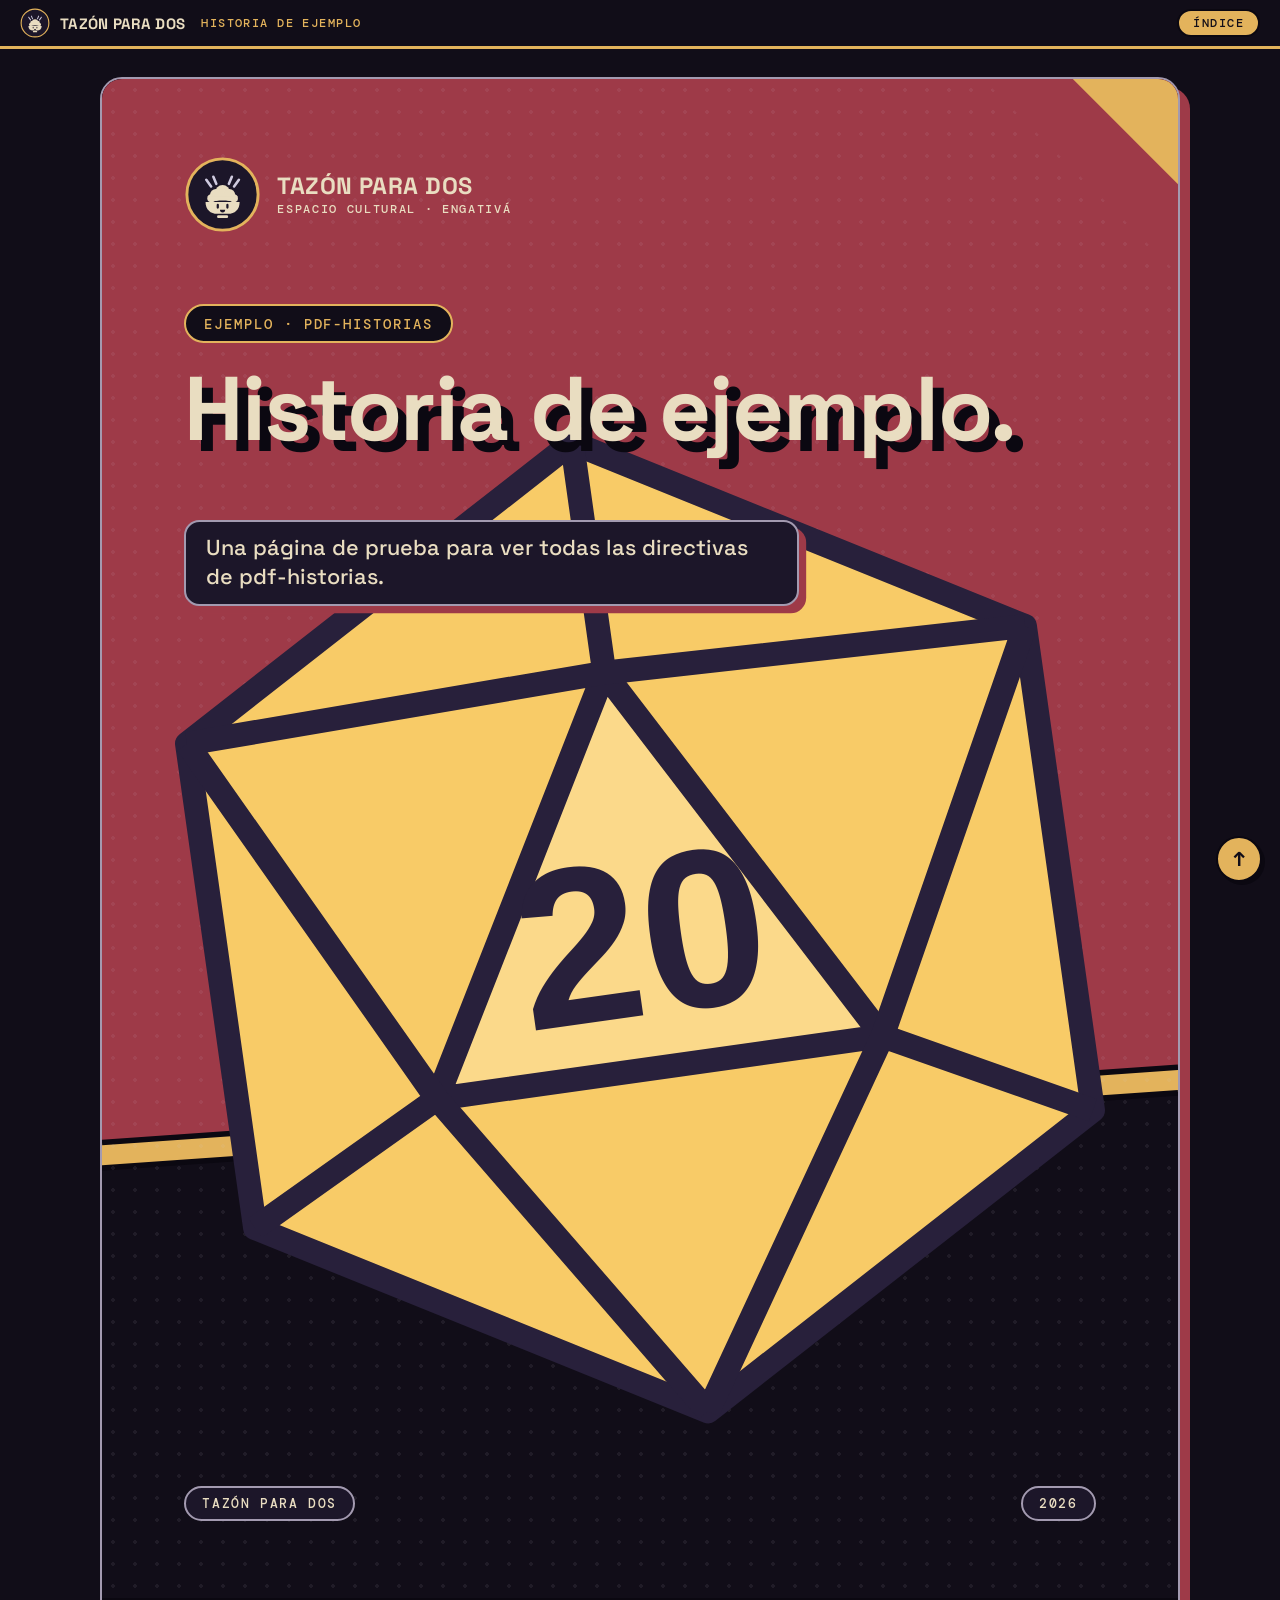
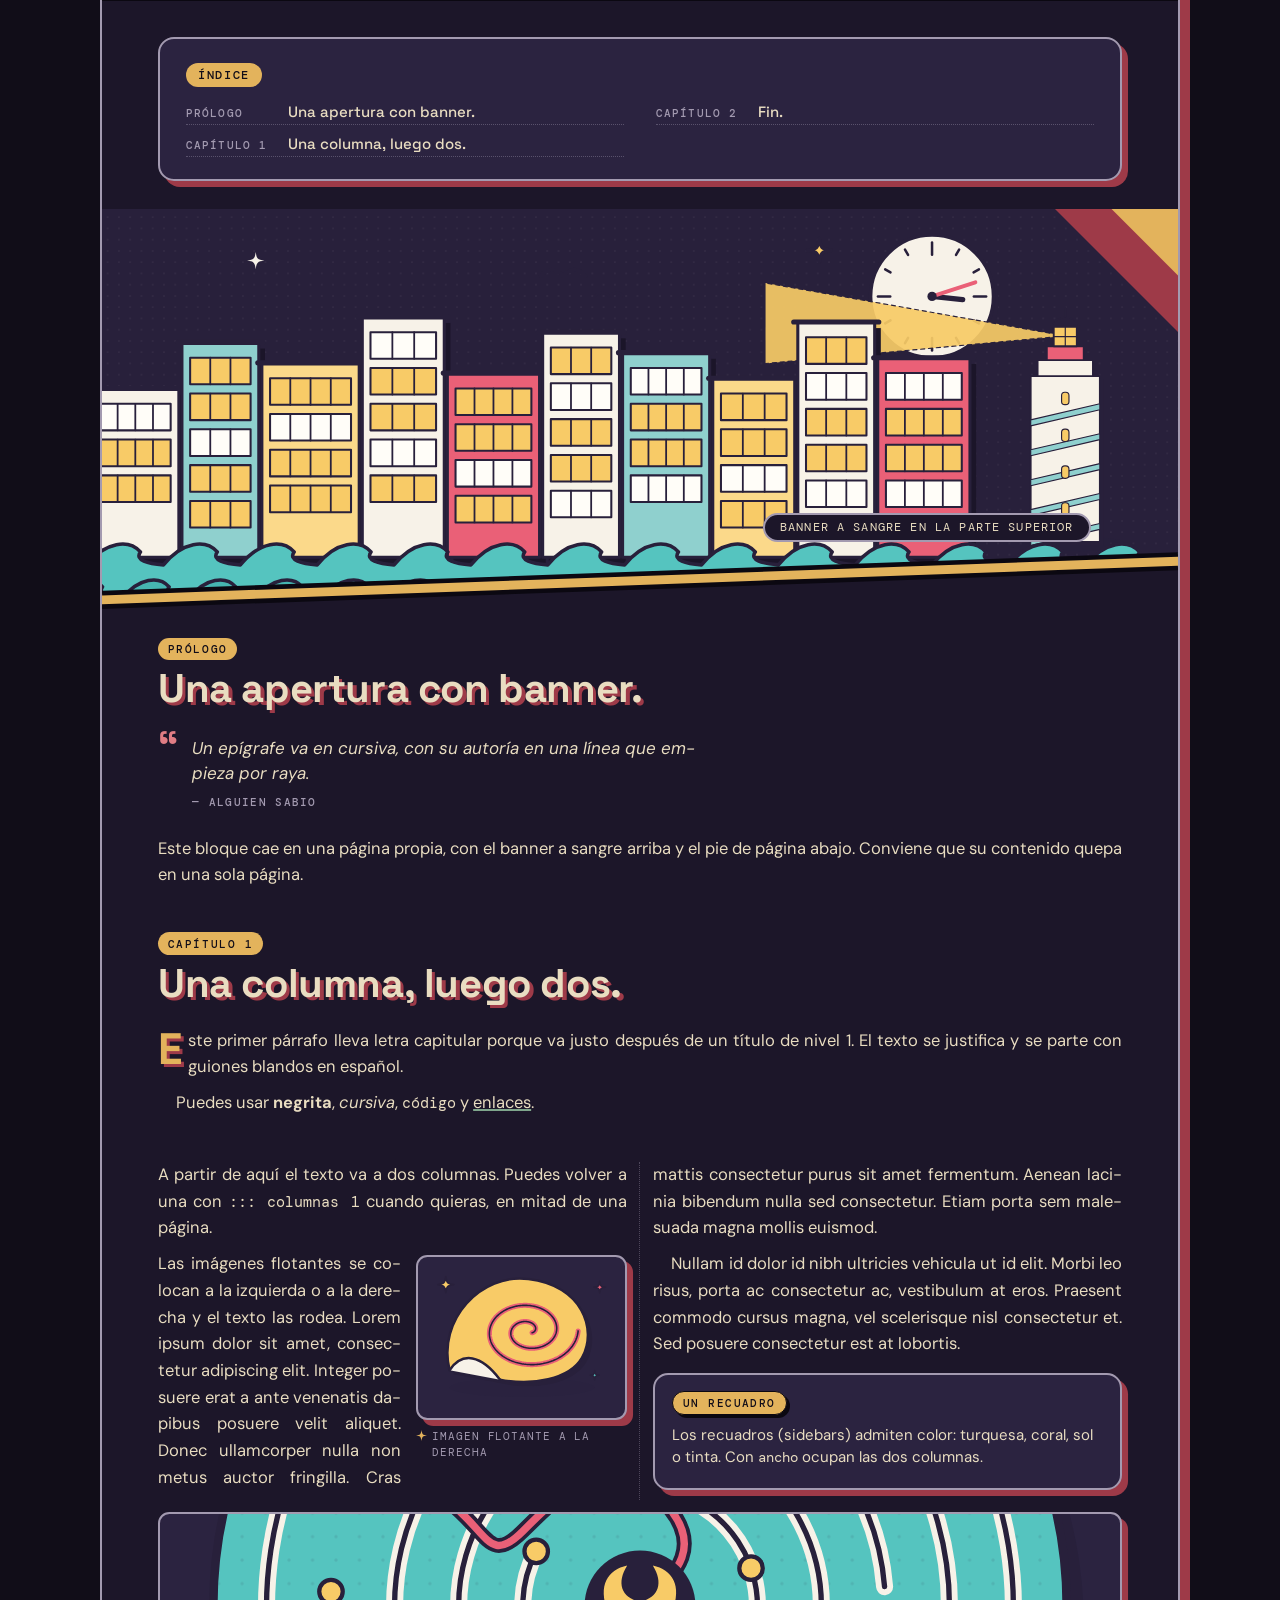
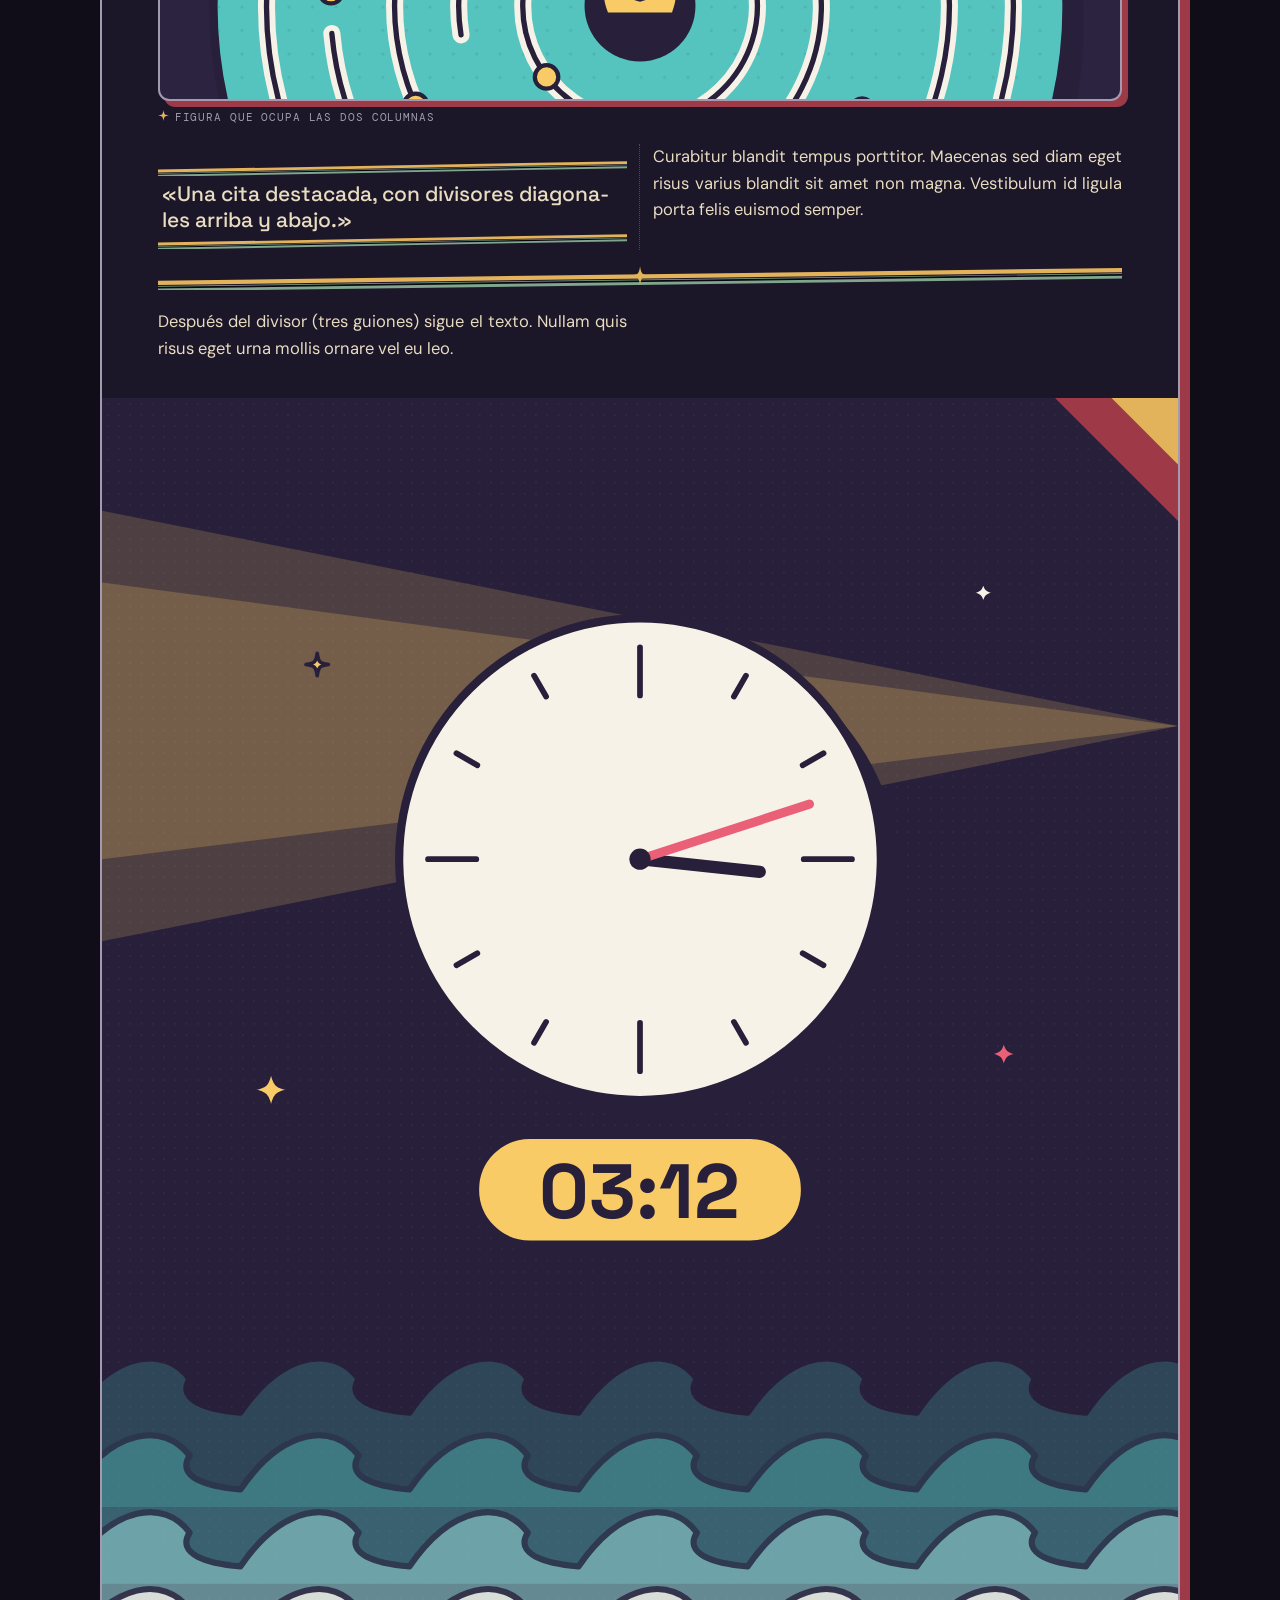
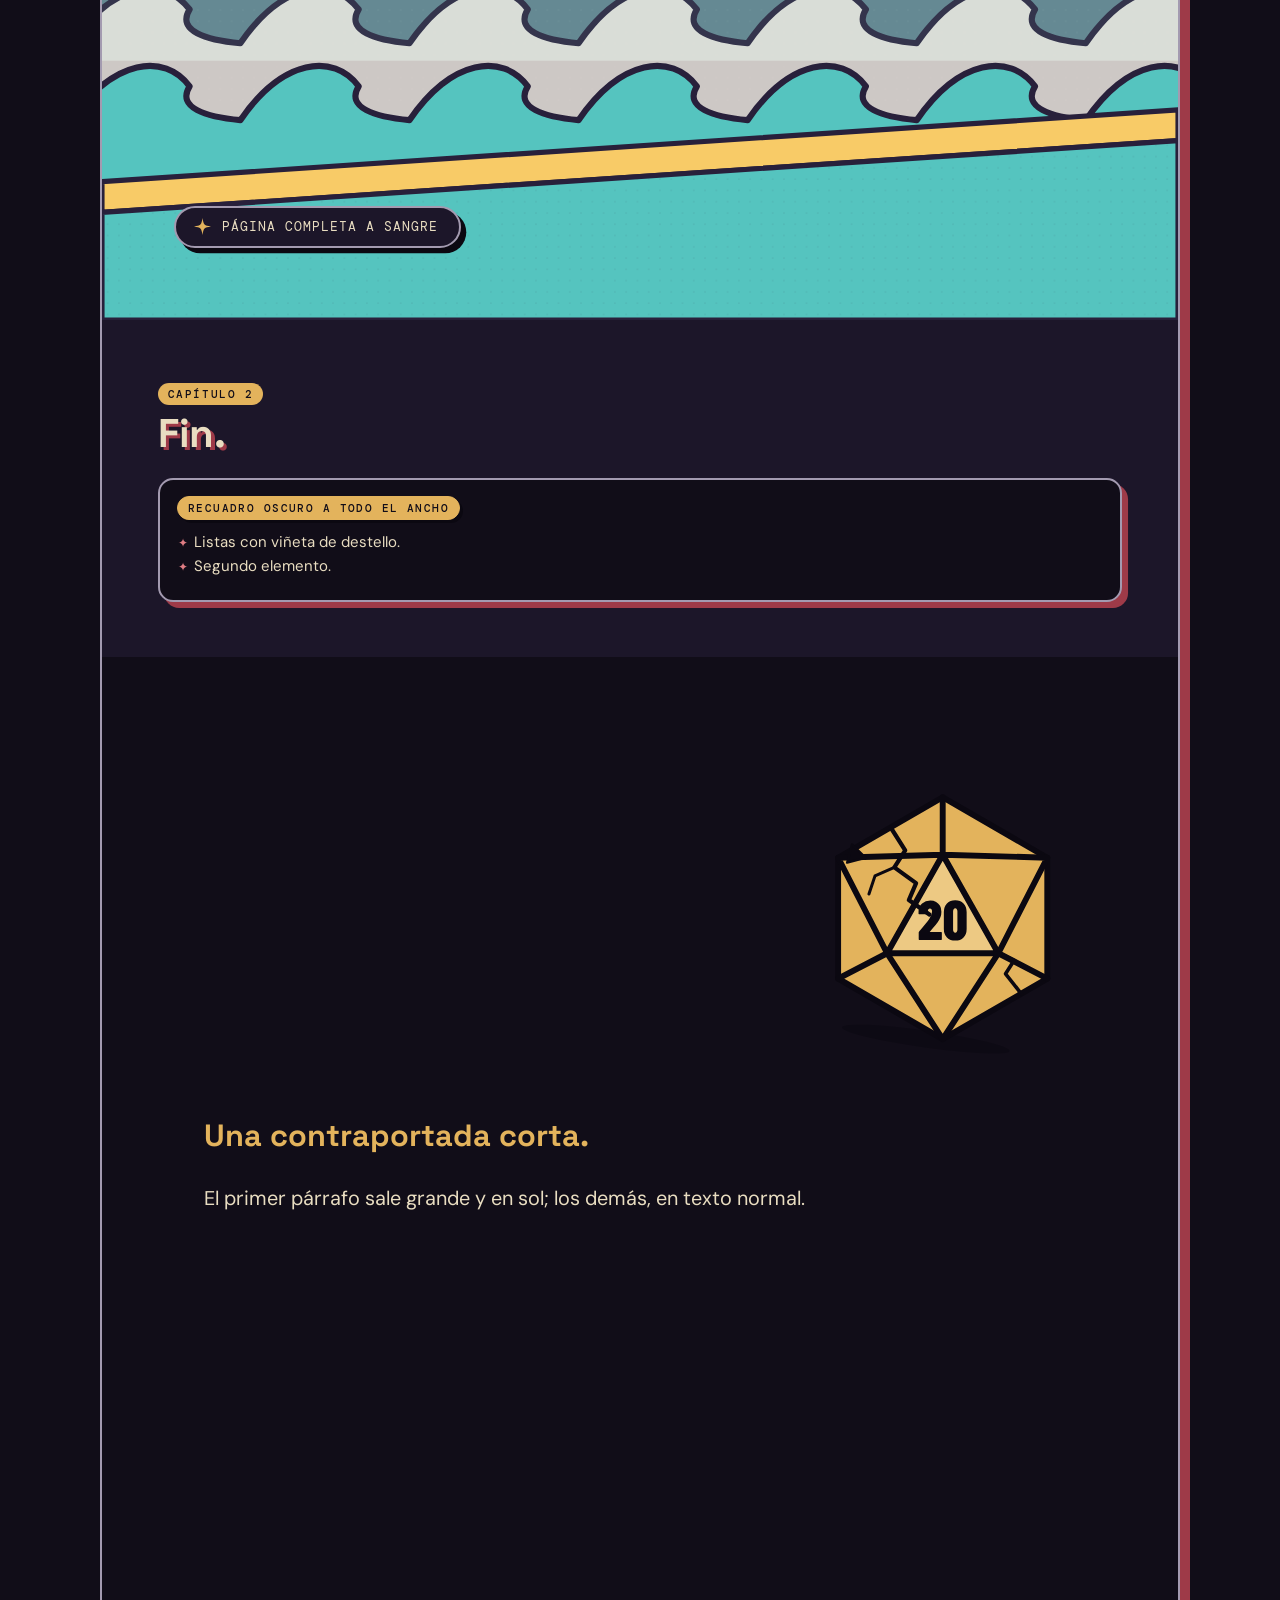
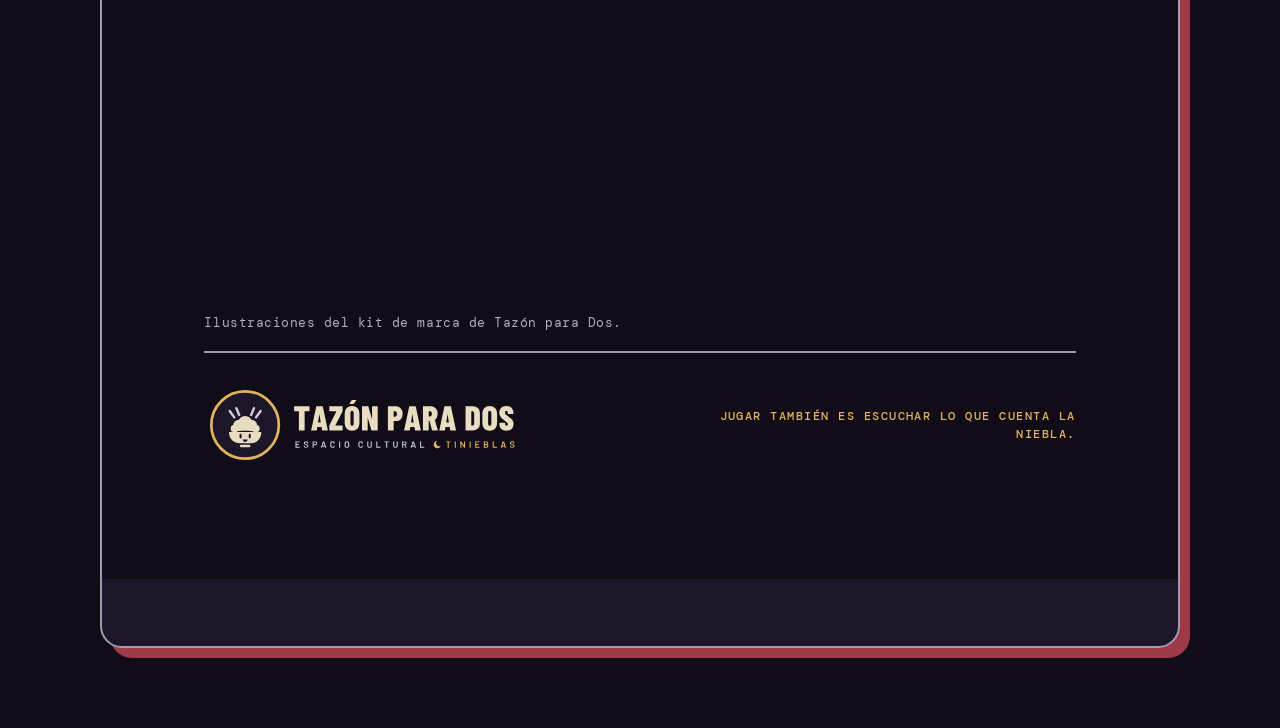
<file: plantilla/demo-tinieblas/index.html>
<!doctype html>
<html lang="es"><head><meta charset="utf-8"><meta name="viewport" content="width=device-width, initial-scale=1"><title>Historia de ejemplo.</title><link rel="stylesheet" href="estilo.css"></head><body class="web"><header class="barra"><a href="#indice"><img src="marca/sello.svg" alt=""><b>TAZÓN PARA DOS</b></a><span>Historia de ejemplo</span><a class="btn" href="#indice">Índice</a></header><main class="libro">
<section class="portada" style="background-image:url(&quot;data:image/svg+xml;utf8,<svg xmlns='http://www.w3.org/2000/svg' viewBox='0 0 210 297' preserveAspectRatio='none'> <rect width='210' height='297' fill='%23EA6077'/> <path d='M0 207.9 L210 193.2 L210 297 L0 297Z' fill='%23F8CB67'/> <path d='M0 212.9 L210 198.2 L210 297 L0 297Z' fill='%2355C4BF'/> <path d='M0 207.9 L210 193.2 M0 212.9 L210 198.2' stroke='%2328203B' stroke-width='1.1' fill='none'/></svg>&quot;)">
  <div class="puntos"></div>
  <div class="triangulo grande"></div>
  <header class="marca">
    <img src="marca/sello.svg" alt="Sello Tazón para Dos">
    <div><b>TAZÓN PARA DOS</b><span>ESPACIO CULTURAL · ENGATIVÁ</span></div>
  </header>
  <div class="etiqueta-portada">Ejemplo · pdf-historias</div>
  <h1 class="titulo-portada">Historia de ejemplo.</h1>
  <p class="subtitulo-portada">Una página de prueba para ver todas las directivas de pdf-historias.</p>
  <img class="heroe" src="marca/d20.svg" alt="Ilustración de portada">
  <footer class="creditos">
    <span>Tazón para Dos</span>
    <span>2026</span>
  </footer>
</section>
<nav class="indice" id="indice"><div class="etiqueta">Índice</div><ol><li class="cap"><a href="#prologo-una-apertura-con-banner"><span class="k">Prólogo</span><span class="t">Una apertura con banner.</span></a></li><li class="cap"><a href="#capitulo-1-una-columna-luego-dos"><span class="k">Capítulo 1</span><span class="t">Una columna, luego dos.</span></a></li><li class="cap"><a href="#capitulo-2-fin"><span class="k">Capítulo 2</span><span class="t">Fin.</span></a></li></ol></nav>
<section class="apertura"><div class="banner" style="--alto-banner:80"><img src="imagenes/skyline.svg" alt="Banner a sangre en la parte superior"><div class="corte"></div><div class="triangulo"></div><span class="pie-banner">Banner a sangre en la parte superior</span></div><div class="interior cols-1"><header class="capitulo" id="prologo-una-apertura-con-banner"><span class="kicker">Prólogo</span><h1>Una apertura con banner.</h1></header>
<div class="epigrafe"><p>Un epí­grafe va en cur­siva, con su au­to­ría en una línea que em­pieza por raya.</p><div class="autor">Alguien sabio</div></div>
<p>Este bloque cae en una página propia, con el banner a sangre arriba y el pie de página abajo. Con­viene que su con­te­nido quepa en una sola página.</p></div></section>
<section class="flujo cols-1">
<header class="capitulo" id="capitulo-1-una-columna-luego-dos"><span class="kicker">Capítulo 1</span><h1>Una columna, luego dos.</h1></header>
<p class="capitular">Este primer pá­rrafo lleva letra ca­pi­tu­lar porque va justo des­pués de un título de nivel 1. El texto se jus­ti­fica y se parte con guio­nes blan­dos en español.</p>
<p>Puedes usar <strong>ne­grita</strong>, <em>cur­siva</em>, <code>código</code> y <a href="https://tazon-para-dos.online/">en­la­ces</a>.</p>
</section>
<section class="flujo cols-2">
<p>A partir de aquí el texto va a dos columnas. Puedes volver a una con <code>::: co­lum­nas 1</code> cuando quie­ras, en mitad de una página.</p>
<figure class="fig flotante derecha" style="width:45%"><img src="imagenes/caracola.svg" alt="Imagen flotante a la derecha"><figcaption>Imagen flotante a la derecha</figcaption></figure>
<p>Las imá­ge­nes flo­tan­tes se co­lo­can a la iz­quierda o a la de­re­cha y el texto las rodea. Lorem ipsum dolor sit amet, con­sec­te­tur adi­pis­cing elit. In­te­ger po­suere erat a ante ve­ne­na­tis da­pi­bus po­suere velit aliquet. Donec ullam­cor­per nulla non metus auctor fringilla. Cras mattis con­sec­te­tur purus sit amet fermentum. Aenean la­ci­nia bi­ben­dum nulla sed consectetur. Etiam porta sem ma­le­suada magna mollis euismod.</p>
<p>Nullam id dolor id nibh ul­tri­cies ve­hi­cula ut id elit. Morbi leo risus, porta ac con­sec­te­tur ac, ves­ti­bu­lum at eros. Pra­e­sent com­modo cursus magna, vel sce­le­ris­que nisl con­sec­te­tur et. Sed po­suere con­sec­te­tur est at lobortis.</p>
<aside class="recuadro c-sol"><div class="etiqueta">Un recuadro</div><p>Los re­cua­dros (si­de­bars) ad­mi­ten color: tur­quesa, coral, sol o tinta. Con <code>ancho</code> ocupan las dos columnas.</p></aside>
<figure class="fig ancha recorte" style="--alto:50mm"><img src="imagenes/telarana.svg" alt="Figura que ocupa las dos columnas"><figcaption>Figura que ocupa las dos columnas</figcaption></figure>
<blockquote class="destacada"><p>«Una cita des­ta­cada, con di­vi­so­res dia­go­na­les arriba y abajo.»</p></blockquote>
<p>Cu­ra­bi­tur blan­dit tempus porttitor. Ma­e­ce­nas sed diam eget risus varius blan­dit sit amet non magna. Ves­ti­bu­lum id ligula porta felis euis­mod semper.</p>
<div class="divisor" role="separator"></div>
<p>Des­pués del di­vi­sor (tres guio­nes) sigue el texto. Nullam quis risus eget urna mollis ornare vel eu leo.</p>
</section>
<section class="sangre" style="background:#28203B"><img src="imagenes/minuto.svg" style="object-fit:cover" alt="Página completa a sangre"><div class="triangulo"></div><figcaption>Página completa a sangre</figcaption></section>
<section class="flujo cols-1">
<header class="capitulo" id="capitulo-2-fin"><span class="kicker">Capítulo 2</span><h1>Fin.</h1></header>
<aside class="recuadro c-tinta ancho"><div class="etiqueta">Recuadro oscuro a todo el ancho</div><ul><li>Listas con viñeta de destello.</li><li>Se­gundo elemento.</li></ul></aside>
</section>

<section class="contraportada">
  <img class="d20" src="marca/d20.svg" alt="">
  <div class="texto"><p>Una contraportada corta.</p><p>El primer párrafo sale grande y en sol; los demás, en texto normal.</p></div>
  <div class="creditos-final">Ilustraciones del kit de marca de Tazón para Dos.</div>
  <div class="cierre">
    <img src="marca/logotipo-horizontal-inverso.svg" alt="Tazón para Dos">
    <span>JUGAR TAMBIÉN ES ESCUCHAR.</span>
  </div>
</section></main><a class="volver" href="#indice" aria-label="Volver al índice">↑</a></body></html>
</file>
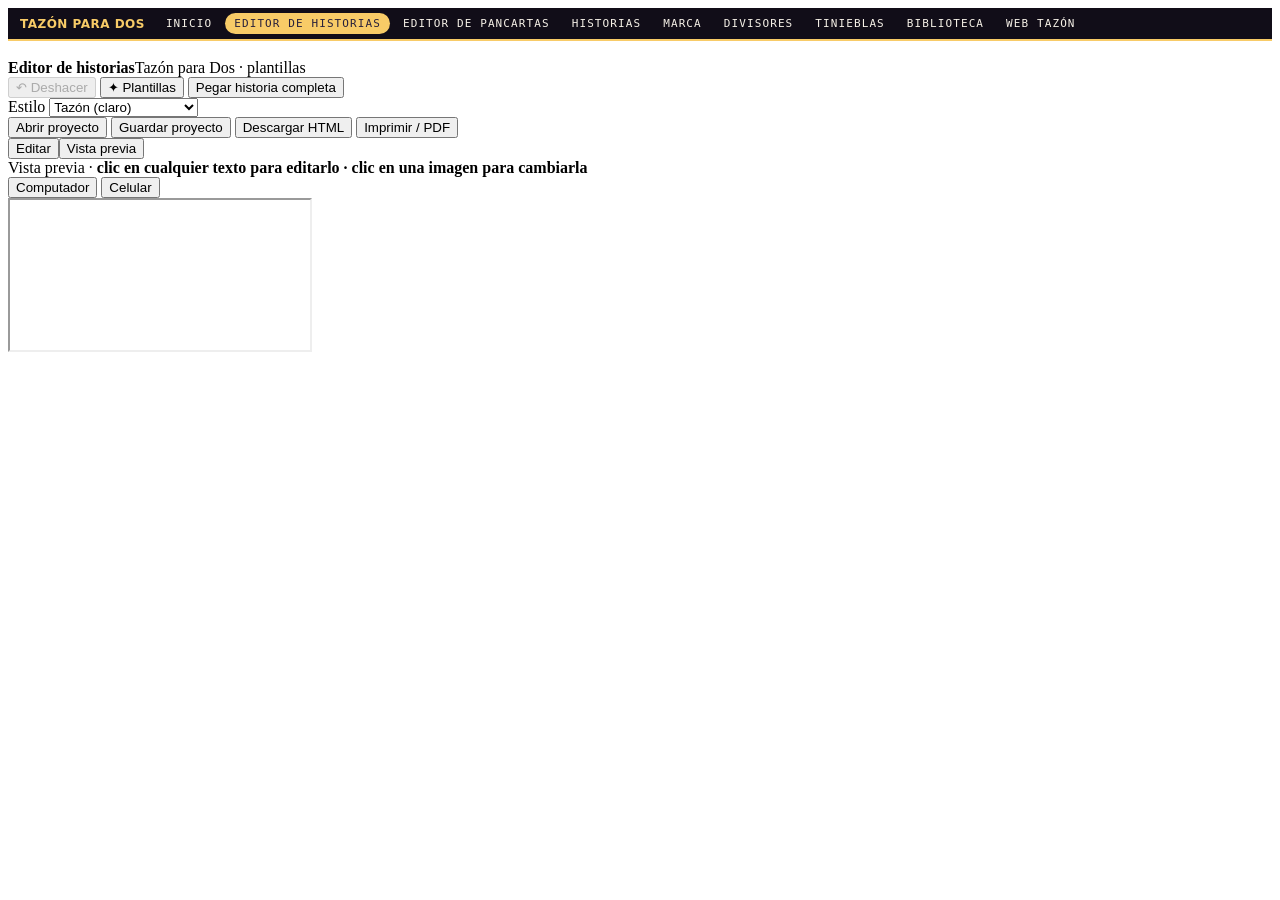
<file: plantilla/editor/editor.src.html>
<!doctype html>
<html lang="es">
<head>
<meta charset="utf-8">
<meta name="viewport" content="width=device-width, initial-scale=1">
<title>Editor de historias</title>
<meta name="description" content="Pega texto e imágenes y obtén una historia maquetada con el estilo Tazón para Dos, en HTML o PDF.">
<style>/*CSS*/</style>
</head>
<body><!--tpd-eco--><style>.tpd-eco{position:relative;z-index:40;display:flex;align-items:center;gap:4px;overflow-x:auto;scrollbar-width:none;background:#110D18;border-bottom:2px solid #F8CB67;padding:5px 12px;font:500 11px/1.2 'DM Mono',ui-monospace,monospace;letter-spacing:.1em;text-transform:uppercase;white-space:nowrap}.tpd-eco::-webkit-scrollbar{display:none}.tpd-eco b{color:#F8CB67;font:700 12px 'Space Grotesk',system-ui,sans-serif;letter-spacing:.04em;margin-right:8px}.tpd-eco a{color:#F7F2E8;text-decoration:none;padding:4px 9px;border-radius:999px;flex:none}.tpd-eco a:hover,.tpd-eco a:focus-visible{background:#2B2340;outline:none}.tpd-eco a[aria-current=page]{background:#F8CB67;color:#28203B}@media print{.tpd-eco{display:none!important}}</style><nav class="tpd-eco" aria-label="Tazón para Dos: sitios y herramientas"><b>TAZÓN PARA DOS</b><a href="https://thetrashkat.github.io/historias-tazon/">Inicio</a><a href="index.html" aria-current="page">Editor de historias</a><a href="pancarta.html">Editor de pancartas</a><a href="https://thetrashkat.github.io/historias-tazon/#historias">Historias</a><a href="https://thetrashkat.github.io/tazon-para-dos-marca/">Marca</a><a href="https://thetrashkat.github.io/tazon-para-dos-marca/divisores.html">Divisores</a><a href="https://thetrashkat.github.io/tazon-para-dos-tinieblas/">Tinieblas</a><a href="https://thetrashkat.github.io/biblioteca-aventuras/">Biblioteca</a><a href="https://thetrashkat.github.io/tazon-para-dos-web/">Web Tazón</a></nav><!--/tpd-eco-->
<header class="cabecera">
  <div class="marca-ed"><img id="sello-ed" alt=""><div><b>Editor de historias</b><span>Tazón para Dos · plantillas</span></div></div>
  <nav class="acciones">
    <div class="grupo">
      <button class="btn" id="b-deshacer" title="Deshacer (Ctrl+Z)" disabled>↶ Deshacer</button>
      <button class="btn" id="b-plantillas" aria-haspopup="true">✦ Plantillas</button>
      <button class="btn" id="b-importar">Pegar historia completa</button>
    </div>
    <label class="tema">Estilo
      <select id="s-tema">
        <option value="tazon">Tazón (claro)</option>
        <option value="tinieblas">Tinieblas (oscuro)</option>
        <option value="pergamino">Tinieblas · pergamino</option>
      </select>
    </label>
    <div class="grupo">
      <button class="btn" id="b-abrir">Abrir proyecto</button>
      <button class="btn" id="b-guardar">Guardar proyecto</button>
      <button class="btn sol" id="b-html">Descargar HTML</button>
      <button class="btn coral" id="b-pdf">Imprimir / PDF</button>
    </div>
  </nav>
</header>
<div class="pestanas" role="tablist">
  <button class="activa" data-p="editar">Editar</button><button data-p="vista">Vista previa</button>
</div>
<main class="area">
  <section class="editor" id="editor" aria-label="Bloques de la historia"></section>
  <section class="vista" aria-label="Vista previa">
    <div class="vista-barra">
      <span>Vista previa · <b class="pista">clic en cualquier texto para editarlo · clic en una imagen para cambiarla</b></span>
      <div class="grupo">
        <button class="mini activa" data-ancho="100%">Computador</button>
        <button class="mini" data-ancho="400px">Celular</button>
      </div>
    </div>
    <div class="marco-vista"><iframe id="vista" title="Vista previa de la historia"></iframe></div>
  </section>
</main>
<div class="menu" id="menu-plantillas" hidden></div>
<div class="menu" id="menu-bloques" hidden></div>
<div class="modal" id="modal-importar" hidden>
  <div class="caja">
    <h2>Pegar historia completa</h2>
    <p>Pega todo el texto. Cada línea que empiece por <code>#</code>, «Capítulo», «Parte», «Prólogo» o «Epílogo» se convierte en un capítulo nuevo; el resto queda como texto. Luego añade imágenes y recuadros donde quieras.</p>
    <textarea id="t-importar" rows="14" placeholder="Pega aquí tu historia…"></textarea>
    <label class="check"><input type="checkbox" id="c-reemplazar"> Reemplazar los bloques actuales (si no, se añade al final)</label>
    <div class="fila-btn"><button class="btn" data-cerrar>Cancelar</button><button class="btn sol" id="b-importar-ok">Crear capítulos</button></div>
  </div>
</div>
<input type="file" id="f-proyecto" accept=".json,application/json" hidden>
<input type="file" id="f-imagen" accept="image/*" hidden>
<div class="aviso" id="aviso" role="status" aria-live="polite"></div>
<script>/*RECURSOS*/</script>
<script>/*COMUN*/</script>
<script>/*JS*/</script>
</body>
</html>
</file>
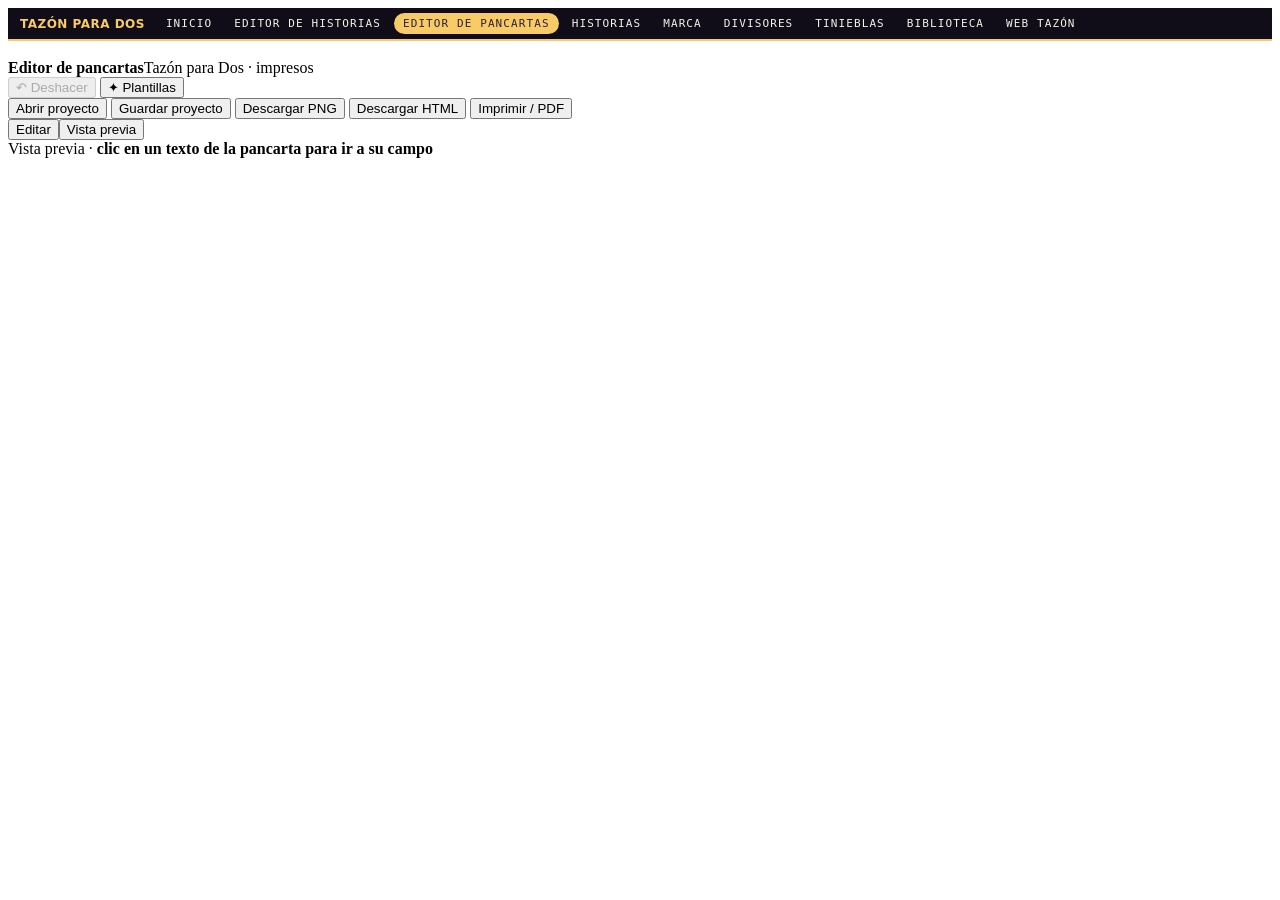
<file: plantilla/editor/pancarta.src.html>
<!doctype html>
<html lang="es">
<head>
<meta charset="utf-8">
<meta name="viewport" content="width=device-width, initial-scale=1">
<title>Editor de pancartas</title>
<meta name="description" content="Pancartas, pendones, roll-ups y afiches con el estilo Tazón para Dos: escribe el texto, pega una imagen y descarga el PDF a tamaño real.">
<style>/*CSS*/</style>
</head>
<body><!--tpd-eco--><style>.tpd-eco{position:relative;z-index:40;display:flex;align-items:center;gap:4px;overflow-x:auto;scrollbar-width:none;background:#110D18;border-bottom:2px solid #F8CB67;padding:5px 12px;font:500 11px/1.2 'DM Mono',ui-monospace,monospace;letter-spacing:.1em;text-transform:uppercase;white-space:nowrap}.tpd-eco::-webkit-scrollbar{display:none}.tpd-eco b{color:#F8CB67;font:700 12px 'Space Grotesk',system-ui,sans-serif;letter-spacing:.04em;margin-right:8px}.tpd-eco a{color:#F7F2E8;text-decoration:none;padding:4px 9px;border-radius:999px;flex:none}.tpd-eco a:hover,.tpd-eco a:focus-visible{background:#2B2340;outline:none}.tpd-eco a[aria-current=page]{background:#F8CB67;color:#28203B}@media print{.tpd-eco{display:none!important}}</style><nav class="tpd-eco" aria-label="Tazón para Dos: sitios y herramientas"><b>TAZÓN PARA DOS</b><a href="https://thetrashkat.github.io/historias-tazon/">Inicio</a><a href="index.html">Editor de historias</a><a href="pancarta.html" aria-current="page">Editor de pancartas</a><a href="https://thetrashkat.github.io/historias-tazon/#historias">Historias</a><a href="https://thetrashkat.github.io/tazon-para-dos-marca/">Marca</a><a href="https://thetrashkat.github.io/tazon-para-dos-marca/divisores.html">Divisores</a><a href="https://thetrashkat.github.io/tazon-para-dos-tinieblas/">Tinieblas</a><a href="https://thetrashkat.github.io/biblioteca-aventuras/">Biblioteca</a><a href="https://thetrashkat.github.io/tazon-para-dos-web/">Web Tazón</a></nav><!--/tpd-eco-->
<header class="cabecera">
  <div class="marca-ed"><img id="sello-ed" alt=""><div><b>Editor de pancartas</b><span>Tazón para Dos · impresos</span></div></div>
  <nav class="acciones">
    <div class="grupo">
      <button class="btn" id="b-deshacer" title="Deshacer (Ctrl+Z)" disabled>↶ Deshacer</button>
      <button class="btn" id="b-plantillas" aria-haspopup="true">✦ Plantillas</button>
    </div>
    <div class="grupo">
      <button class="btn" id="b-abrir">Abrir proyecto</button>
      <button class="btn" id="b-guardar">Guardar proyecto</button>
      <button class="btn teal" id="b-png">Descargar PNG</button>
      <button class="btn sol" id="b-html">Descargar HTML</button>
      <button class="btn coral" id="b-pdf">Imprimir / PDF</button>
    </div>
  </nav>
</header>
<div class="pestanas" role="tablist">
  <button class="activa" data-p="editar">Editar</button><button data-p="vista">Vista previa</button>
</div>
<main class="area">
  <section class="editor" id="editor" aria-label="Contenido de la pancarta"></section>
  <section class="vista" aria-label="Vista previa">
    <div class="vista-barra">
      <span>Vista previa · <b class="pista">clic en un texto de la pancarta para ir a su campo</b></span>
      <span id="medida" class="medida"></span>
    </div>
    <div class="marco-vista lienzo" id="lienzo"></div>
  </section>
</main>
<div class="menu" id="menu-plantillas" hidden></div>
<input type="file" id="f-proyecto" accept=".json,application/json" hidden>
<input type="file" id="f-imagen" accept="image/*" hidden>
<div class="aviso" id="aviso" role="status" aria-live="polite"></div>
<script>/*RECURSOS*/</script>
<script>/*COMUN*/</script>
<script>/*JS*/</script>
</body>
</html>
</file>
<file: mago-la-ascension/tinieblas/estilo.css>
@font-face{font-family:'Space Grotesk';src:url('fuentes/SpaceGrotesk-Medium.ttf');font-weight:500}
@font-face{font-family:'Space Grotesk';src:url('fuentes/SpaceGrotesk-Bold.ttf');font-weight:700}
@font-face{font-family:'DM Sans';src:url('fuentes/DMSans-Regular.ttf');font-weight:400}
@font-face{font-family:'DM Sans';src:url('fuentes/DMSans-SemiBold.ttf');font-weight:600}
@font-face{font-family:'DM Sans';src:url('fuentes/DMSans-Bold.ttf');font-weight:700}
@font-face{font-family:'DM Sans';src:url('fuentes/DMSans-Italic.ttf');font-weight:400;font-style:italic}
@font-face{font-family:'DM Sans';src:url('fuentes/DMSans-SemiBoldItalic.ttf');font-weight:600;font-style:italic}
@font-face{font-family:'DM Mono';src:url('fuentes/DMMono-Regular.ttf');font-weight:400}
@font-face{font-family:'DM Mono';src:url('fuentes/DMMono-Medium.ttf');font-weight:500}

:root{--mm:1mm;--ink:#28203B;--teal:#55C4BF;--coral:#EA6077;--sun:#F8CB67;--cream:#F7F2E8;--paper:#FFFDF8;--muted:#665F68;
  --sombra:1.6mm 1.6mm 0 rgba(40,32,59,.18);--sombra-dura:1.4mm 1.4mm 0 #28203B}

@page{size:A4;margin:20mm 17mm 17mm 17mm;background:#FFFDF8;
  @top-left{content:"Tazón para Dos · Historias";font:500 6.6pt 'DM Mono';letter-spacing:.12em;text-transform:uppercase;color:#28203B;
    vertical-align:bottom;padding-bottom:2.2mm;border-bottom:1.3pt solid #28203B}
  @top-center{content:"";border-bottom:1.3pt solid #28203B}
  @top-right{content:"La marea detenida";font:500 6.6pt 'DM Mono';letter-spacing:.12em;text-transform:uppercase;color:#665F68;
    vertical-align:bottom;text-align:right;padding-bottom:2.2mm;border-bottom:1.3pt solid #28203B}
  @top-right-corner{content:"";background:url("data:image/svg+xml;utf8,<svg xmlns='http://www.w3.org/2000/svg' viewBox='0 0 100 100' preserveAspectRatio='none'> <path d='M0 0H100V100Z' fill='%23EA6077'/><path d='M46 0H100V54Z' fill='%23F8CB67'/></svg>") no-repeat;background-size:100% 100%}
  @bottom-center{content:"Mago: La Ascensión · historia alternativa";font:400 6.4pt 'DM Mono';letter-spacing:.12em;text-transform:uppercase;color:#665F68;vertical-align:middle}
}
@page :right{
  @bottom-right{content:counter(page);width:11mm;font:700 8.5pt 'Space Grotesk';color:#28203B;text-align:center;vertical-align:middle;
    background:url("data:image/svg+xml;utf8,<svg xmlns='http://www.w3.org/2000/svg' viewBox='0 0 100 100'> <path d='M50 6 88 28V72L50 94 12 72V28Z' fill='%23F8CB67' stroke='%2328203B' stroke-width='7' stroke-linejoin='round'/></svg>") center/10mm 10mm no-repeat}
  @bottom-left{content:"";width:11mm;background:url("data:image/svg+xml;utf8,<svg xmlns='http://www.w3.org/2000/svg' viewBox='-50 -50 100 100'> <path d='M0,-50 C6,-10 10,-6 50,0 C10,6 6,10 0,50 C-6,10 -10,6 -50,0 C-10,-6 -6,-10 0,-50 Z' fill='%23EA6077'/></svg>") left center/4mm 4mm no-repeat}
}
@page :left{
  @bottom-left{content:counter(page);width:11mm;font:700 8.5pt 'Space Grotesk';color:#28203B;text-align:center;vertical-align:middle;
    background:url("data:image/svg+xml;utf8,<svg xmlns='http://www.w3.org/2000/svg' viewBox='0 0 100 100'> <path d='M50 6 88 28V72L50 94 12 72V28Z' fill='%23F8CB67' stroke='%2328203B' stroke-width='7' stroke-linejoin='round'/></svg>") center/10mm 10mm no-repeat}
  @bottom-right{content:"";width:11mm;background:url("data:image/svg+xml;utf8,<svg xmlns='http://www.w3.org/2000/svg' viewBox='-50 -50 100 100'> <path d='M0,-50 C6,-10 10,-6 50,0 C10,6 6,10 0,50 C-6,10 -10,6 -50,0 C-10,-6 -6,-10 0,-50 Z' fill='%23EA6077'/></svg>") right center/4mm 4mm no-repeat}
}
@page portada { margin:0; @top-left{content:none;border:0;background:none} @top-center{content:none;border:0} @top-right{content:none;border:0} @top-right-corner{content:none;background:none} @bottom-left{content:none;background:none} @bottom-center{content:none} @bottom-right{content:none;background:none} }
@page portada:left { margin:0; @top-left{content:none;border:0;background:none} @top-center{content:none;border:0} @top-right{content:none;border:0} @top-right-corner{content:none;background:none} @bottom-left{content:none;background:none} @bottom-center{content:none} @bottom-right{content:none;background:none} }
@page portada:right { margin:0; @top-left{content:none;border:0;background:none} @top-center{content:none;border:0} @top-right{content:none;border:0} @top-right-corner{content:none;background:none} @bottom-left{content:none;background:none} @bottom-center{content:none} @bottom-right{content:none;background:none} }
@page sangre { margin:0; @top-left{content:none;border:0;background:none} @top-center{content:none;border:0} @top-right{content:none;border:0} @top-right-corner{content:none;background:none} @bottom-left{content:none;background:none} @bottom-center{content:none} @bottom-right{content:none;background:none} }
@page sangre:left { margin:0; @top-left{content:none;border:0;background:none} @top-center{content:none;border:0} @top-right{content:none;border:0} @top-right-corner{content:none;background:none} @bottom-left{content:none;background:none} @bottom-center{content:none} @bottom-right{content:none;background:none} }
@page sangre:right { margin:0; @top-left{content:none;border:0;background:none} @top-center{content:none;border:0} @top-right{content:none;border:0} @top-right-corner{content:none;background:none} @bottom-left{content:none;background:none} @bottom-center{content:none} @bottom-right{content:none;background:none} }
@page contraportada { margin:0; @top-left{content:none;border:0;background:none} @top-center{content:none;border:0} @top-right{content:none;border:0} @top-right-corner{content:none;background:none} @bottom-left{content:none;background:none} @bottom-center{content:none} @bottom-right{content:none;background:none} }
@page contraportada:left { margin:0; @top-left{content:none;border:0;background:none} @top-center{content:none;border:0} @top-right{content:none;border:0} @top-right-corner{content:none;background:none} @bottom-left{content:none;background:none} @bottom-center{content:none} @bottom-right{content:none;background:none} }
@page contraportada:right { margin:0; @top-left{content:none;border:0;background:none} @top-center{content:none;border:0} @top-right{content:none;border:0} @top-right-corner{content:none;background:none} @bottom-left{content:none;background:none} @bottom-center{content:none} @bottom-right{content:none;background:none} }
@page apertura { margin:0 0 17mm 0; @top-left{content:none;border:0;background:none} @top-center{content:none;border:0} @top-right{content:none;border:0} @top-right-corner{content:none;background:none} }
@page apertura:left { margin:0 0 17mm 0; @top-left{content:none;border:0;background:none} @top-center{content:none;border:0} @top-right{content:none;border:0} @top-right-corner{content:none;background:none} @bottom-left{width:28mm;background-origin:content-box;background-clip:content-box;padding-left:17mm} @bottom-right{width:28mm;padding-right:17mm;background-origin:content-box} }
@page apertura:right { margin:0 0 17mm 0; @top-left{content:none;border:0;background:none} @top-center{content:none;border:0} @top-right{content:none;border:0} @top-right-corner{content:none;background:none} @bottom-right{width:28mm;background-origin:content-box;background-clip:content-box;padding-right:17mm} @bottom-left{width:28mm;padding-left:17mm;background-origin:content-box} }

*{box-sizing:border-box;-webkit-print-color-adjust:exact;print-color-adjust:exact}
html,body{margin:0;padding:0;background:#FFFDF8;color:#28203B}
body{font:400 9.4pt/1.5 'DM Sans',sans-serif;font-kerning:normal;orphans:2;widows:2}
p{margin:0 0 .55em;text-align:justify;hyphens:auto;-webkit-hyphens:auto}
p+p{text-indent:1.1em}
a{color:#28203B;text-decoration-color:#55C4BF;text-decoration-thickness:1.2pt}
strong{font-weight:700} em{font-style:italic}
code{font:400 .9em 'DM Mono'}
ul,ol{margin:0 0 .7em;padding-left:1.2em} li{margin:.15em 0}
ul li::marker{content:"✦  ";color:#EA6077;font-size:.8em}

/* --- flujo y columnas ------------------------------------------------------------- */
.flujo{display:block}
.flujo:empty{display:none}
.nueva-pagina{break-before:page}
.cols-2{column-count:2;column-gap:7mm;column-rule:.6pt dotted rgba(40,32,59,.35);column-fill:balance}
.cols-3{column-count:3;column-gap:6mm;column-rule:.6pt dotted rgba(40,32,59,.35)}
.salto{break-after:page;height:0}
.cabeza-capitulo{break-after:avoid;break-inside:avoid}
.cabeza-capitulo header.capitulo{margin-bottom:5mm}

/* --- títulos ------------------------------------------------------------------------ */
header.capitulo{column-span:all;margin:0 0 6mm;padding-top:1mm;break-after:avoid}
header.capitulo .kicker{display:inline-block;font:500 7pt 'DM Mono';letter-spacing:.14em;text-transform:uppercase;
  background:#28203B;color:#F8CB67;padding:1.1mm 2.6mm;border-radius:999px;margin-bottom:2.5mm}
h1{font:700 25pt/1.02 'Space Grotesk';margin:0;letter-spacing:-.01em;text-shadow:.9mm .9mm 0 #55C4BF}
h2{font:700 12.5pt/1.15 'Space Grotesk';margin:1.1em 0 .5em;break-after:avoid;padding-bottom:1.2mm;
  background:linear-gradient(#EA6077,#EA6077) left bottom/14mm 1.4pt no-repeat}
h3{font:500 7.6pt 'DM Mono';letter-spacing:.12em;text-transform:uppercase;margin:1em 0 .4em;color:#28203B;break-after:avoid}
h4{font:700 9.6pt 'DM Sans';margin:.8em 0 .3em;break-after:avoid}
h2+p,h3+p,h4+p{text-indent:0}
p.capitular{text-indent:0}
p.capitular::first-letter{float:left;font:700 33pt/0.86 'Space Grotesk';color:#EA6077;text-shadow:.8mm .8mm 0 #28203B;
  padding:.6mm 1.6mm 0 0;margin-top:.4mm}

/* --- ornamentos --------------------------------------------------------------------- */
.divisor{height:6.5mm;margin:4mm 0 5mm;background:url("data:image/svg+xml;utf8,<svg xmlns='http://www.w3.org/2000/svg' viewBox='0 0 400 24' preserveAspectRatio='none'> <path d='M0 20 L400 8 L400 13 L0 25Z' fill='%2355C4BF'/><path d='M0 15 L400 3 L400 7 L0 19Z' fill='%23F8CB67'/> <path d='M0 21.5 L400 9.5' stroke='%2328203B' stroke-width='1.6' fill='none'/></svg>") center/100% 100% no-repeat;position:relative;break-after:avoid}
.divisor::after{content:"";position:absolute;left:50%;top:50%;width:5mm;height:5mm;transform:translate(-50%,-62%);
  background:url("data:image/svg+xml;utf8,<svg xmlns='http://www.w3.org/2000/svg' viewBox='-50 -50 100 100'> <path d='M0,-50 C6,-10 10,-6 50,0 C10,6 6,10 0,50 C-6,10 -10,6 -50,0 C-10,-6 -6,-10 0,-50 Z' fill='%23EA6077'/></svg>") center/contain no-repeat}
.cols-2 .divisor,.cols-3 .divisor{column-span:all}

/* --- figuras -------------------------------------------------------------------------- */
figure{margin:2mm 0 4mm;break-inside:avoid}
figure img{display:block;width:100%;height:auto;border:1.6pt solid #28203B;border-radius:3mm;box-shadow:var(--sombra);background:#F7F2E8}
figure.recorte img{height:var(--alto,60mm);object-fit:cover}
figure.sin-marco img{border:0;box-shadow:none;border-radius:0;background:none}
figcaption{font:400 6.5pt/1.4 'DM Mono';letter-spacing:.08em;text-transform:uppercase;color:#665F68;margin-top:2.4mm;
  padding-left:4.4mm;background:url("data:image/svg+xml;utf8,<svg xmlns='http://www.w3.org/2000/svg' viewBox='-50 -50 100 100'> <path d='M0,-50 C6,-10 10,-6 50,0 C10,6 6,10 0,50 C-6,10 -10,6 -50,0 C-10,-6 -6,-10 0,-50 Z' fill='%23EA6077'/></svg>") left .2mm/2.8mm 2.8mm no-repeat}
figure.ancha{column-span:all;margin:3mm 0 5mm}
figure.flotante{width:44%;margin:1mm 0 3mm}
figure.flotante.derecha{float:right;margin-left:4mm}
figure.flotante.izquierda{float:left;margin-right:4mm}

/* --- recuadros, epígrafes y citas ----------------------------------------------------- */
aside.recuadro{background:#F7F2E8;background-image:radial-gradient(rgba(40,32,59,.10) 1.6px, transparent 1.7px) 0 0 / 22px 22px;border:1.6pt solid #28203B;border-radius:4mm;padding:4.5mm 4.5mm 3mm;
  margin:4mm 0 5mm;box-shadow:var(--sombra);break-inside:avoid;font-size:8.6pt;line-height:1.45;position:relative}
aside.recuadro.ancho{column-span:all}
aside.recuadro p{text-align:left;text-indent:0;hyphens:manual}
aside.recuadro .etiqueta{display:inline-block;font:500 7pt 'DM Mono';letter-spacing:.13em;text-transform:uppercase;
  padding:1.1mm 2.6mm;border:1.3pt solid #28203B;border-radius:999px;margin:-1mm 0 2.6mm;background:#55C4BF;box-shadow:.8mm .8mm 0 #28203B}
aside.c-coral .etiqueta{background:#EA6077} aside.c-sol .etiqueta{background:#F8CB67}
aside.c-tinta{background-color:#28203B;background-image:radial-gradient(rgba(247,242,232,.09) 1.6px, transparent 1.7px) 0 0 / 22px 22px;color:#F7F2E8}
aside.c-tinta .etiqueta{background:#F8CB67;color:#28203B;border-color:#F8CB67}
aside.recuadro h2,aside.recuadro h3{margin-top:.4em}
aside.recuadro ul{padding-left:1.1em}
.epigrafe{column-span:all;margin:0 0 6mm;padding:1mm 0 1mm 9mm;position:relative;max-width:150mm}
.cols-2 .epigrafe{column-span:none;max-width:none}
.epigrafe::before{content:"“";position:absolute;left:0;top:-3mm;font:700 30pt 'Space Grotesk';color:#EA6077}
.epigrafe p{font-style:italic;font-size:10.2pt;line-height:1.45;text-align:left;text-indent:0}
.epigrafe .autor{font:500 6.8pt 'DM Mono';letter-spacing:.12em;text-transform:uppercase;color:#665F68;margin-top:1.5mm}
.epigrafe .autor::before{content:"— "}
blockquote{margin:0 0 .8em;padding-left:4mm;border-left:2pt solid #F8CB67}
blockquote.destacada{border:0;padding:5mm 1mm 4mm;margin:4mm 0 5mm;break-inside:avoid;position:relative;
  background:url("data:image/svg+xml;utf8,<svg xmlns='http://www.w3.org/2000/svg' viewBox='0 0 400 24' preserveAspectRatio='none'> <path d='M0 20 L400 8 L400 13 L0 25Z' fill='%2355C4BF'/><path d='M0 15 L400 3 L400 7 L0 19Z' fill='%23F8CB67'/> <path d='M0 21.5 L400 9.5' stroke='%2328203B' stroke-width='1.6' fill='none'/></svg>") top/100% 4.5mm no-repeat,url("data:image/svg+xml;utf8,<svg xmlns='http://www.w3.org/2000/svg' viewBox='0 0 400 24' preserveAspectRatio='none'> <path d='M0 20 L400 8 L400 13 L0 25Z' fill='%2355C4BF'/><path d='M0 15 L400 3 L400 7 L0 19Z' fill='%23F8CB67'/> <path d='M0 21.5 L400 9.5' stroke='%2328203B' stroke-width='1.6' fill='none'/></svg>") bottom/100% 4.5mm no-repeat}
blockquote.destacada.ancho{column-span:all;padding:6mm 12mm 5mm}
blockquote.destacada p{font:500 13pt/1.25 'Space Grotesk';text-align:left;text-indent:0;margin:.8mm 0}
blockquote.destacada p:last-child{margin-bottom:0}

/* --- leyendas: versión popular frente a versión del Mundo de Tinieblas ------------------ */
aside.leyenda{border:1.6pt solid #28203B;border-radius:4mm;box-shadow:var(--sombra);margin:4mm 0 6mm;break-inside:avoid;
  overflow:hidden;font-size:8.5pt;line-height:1.45;background:#F7F2E8}
aside.leyenda.ancho{column-span:all}
aside.leyenda .cabeza{display:flex;align-items:center;gap:3mm;padding:2.6mm 4.5mm;border-bottom:1.6pt solid #28203B;
  background:#F8CB67;background-image:radial-gradient(rgba(40,32,59,.10) 1.6px, transparent 1.7px) 0 0 / 22px 22px}
aside.leyenda.c-turquesa .cabeza{background-color:#55C4BF} aside.leyenda.c-coral .cabeza{background-color:#EA6077}
aside.leyenda .cabeza .etiqueta{font:500 6.6pt 'DM Mono';letter-spacing:.14em;text-transform:uppercase;background:#28203B;color:#F8CB67;
  padding:1mm 2.6mm;border-radius:999px;white-space:nowrap}
aside.leyenda .cabeza b{font:700 12.5pt/1.1 'Space Grotesk'}
aside.leyenda .paneles{display:grid;grid-template-columns:1fr 1fr}
aside.leyenda:not(.ancho) .paneles{grid-template-columns:1fr}
aside.leyenda .panel{padding:3.6mm 4.5mm 2.4mm}
aside.leyenda .panel.popular{background:#F7F2E8;background-image:radial-gradient(rgba(40,32,59,.10) 1.6px, transparent 1.7px) 0 0 / 22px 22px}
aside.leyenda .panel.tinieblas{background:#28203B;background-image:radial-gradient(rgba(247,242,232,.09) 1.6px, transparent 1.7px) 0 0 / 22px 22px;color:#F7F2E8}
aside.leyenda .rotulo{font:500 6.6pt 'DM Mono';letter-spacing:.13em;text-transform:uppercase;margin-bottom:2mm;color:#EA6077}
aside.leyenda .tinieblas .rotulo{color:#F8CB67}
aside.leyenda p{text-align:left;text-indent:0;hyphens:manual;margin-bottom:.5em}
aside.leyenda .tinieblas strong{color:#F8CB67}

/* --- páginas especiales --------------------------------------------------------------- */
.triangulo{position:absolute;top:0;right:0;width:calc(24*var(--mm));height:calc(24*var(--mm));background:url("data:image/svg+xml;utf8,<svg xmlns='http://www.w3.org/2000/svg' viewBox='0 0 100 100' preserveAspectRatio='none'> <path d='M0 0H100V100Z' fill='%23EA6077'/><path d='M46 0H100V54Z' fill='%23F8CB67'/></svg>") center/100% 100% no-repeat;z-index:3}
.triangulo.grande{width:calc(38*var(--mm));height:calc(38*var(--mm))}
section.sangre{page:sangre;break-before:page;break-after:page;position:relative;width:calc(210*var(--mm));height:calc(297*var(--mm));overflow:hidden}
section.sangre img{position:absolute;inset:0;width:100%;height:100%}
section.sangre .portadilla{position:absolute;left:calc(16*var(--mm));top:calc(18*var(--mm));right:calc(30*var(--mm));z-index:3}
section.sangre .portadilla .kicker{display:inline-block;font:500 calc(2.8*var(--mm)) 'DM Mono';letter-spacing:.14em;text-transform:uppercase;
  background:#28203B;color:#F8CB67;padding:calc(1.4*var(--mm)) calc(3.4*var(--mm));border-radius:999px;border:calc(.5*var(--mm)) solid #F7F2E8}
section.sangre .portadilla h1{font:700 calc(17*var(--mm))/.95 'Space Grotesk';color:#F7F2E8;text-shadow:calc(2*var(--mm)) calc(2*var(--mm)) 0 #28203B;
  margin:calc(3*var(--mm)) 0 0;letter-spacing:-.015em}
section.sangre figcaption{position:absolute;left:calc(14*var(--mm));bottom:calc(14*var(--mm));max-width:calc(150*var(--mm));background:#F7F2E8;color:#28203B;
  border:calc(0.564*var(--mm)) solid #28203B;border-radius:999px;padding:calc(2*var(--mm)) calc(4*var(--mm)) calc(2*var(--mm)) calc(9*var(--mm));box-shadow:var(--sombra-dura);background-position:calc(3.5*var(--mm)) center;
  background-image:url("data:image/svg+xml;utf8,<svg xmlns='http://www.w3.org/2000/svg' viewBox='-50 -50 100 100'> <path d='M0,-50 C6,-10 10,-6 50,0 C10,6 6,10 0,50 C-6,10 -10,6 -50,0 C-10,-6 -6,-10 0,-50 Z' fill='%23EA6077'/></svg>");background-size:calc(3.4*var(--mm));background-repeat:no-repeat;font-size:calc(2.470*var(--mm));margin:0}
section.apertura{page:apertura;break-before:page;break-after:page}
section.apertura .banner{position:relative;width:100%;height:calc(var(--alto-banner,88)*var(--mm));overflow:hidden;background:#28203B}
section.apertura .banner img{position:absolute;inset:0;width:100%;height:100%;object-fit:cover}
section.apertura .corte{position:absolute;left:0;right:0;bottom:calc(-.2*var(--mm));height:calc(15*var(--mm));background:url("data:image/svg+xml;utf8,<svg xmlns='http://www.w3.org/2000/svg' viewBox='0 0 400 40' preserveAspectRatio='none'> <path d='M0 26 L400 6 L400 13 L0 33Z' fill='%23F8CB67'/><path d='M0 33 L400 13 L400 40 L0 40Z' fill='%23FFFDF8'/> <path d='M0 26 L400 6' stroke='%2328203B' stroke-width='2.4' fill='none'/><path d='M0 33 L400 13' stroke='%2328203B' stroke-width='2.4' fill='none'/></svg>") center/100% 100% no-repeat;z-index:2}
section.apertura .pie-banner{position:absolute;right:calc(17*var(--mm));bottom:calc(15*var(--mm));z-index:3;font:400 calc(2.258*var(--mm)) 'DM Mono';letter-spacing:.1em;text-transform:uppercase;
  background:#F7F2E8;border:calc(0.459*var(--mm)) solid #28203B;border-radius:999px;padding:calc(1*var(--mm)) calc(3*var(--mm))}
section.apertura .interior{padding:calc(3*var(--mm)) calc(17*var(--mm)) 0}
section.apertura header.capitulo{margin-top:0}

/* portada */
section.portada{page:portada;break-after:page;position:relative;width:calc(210*var(--mm));height:calc(297*var(--mm));overflow:hidden;background-size:100% 100%;color:#28203B}
section.portada .puntos{position:absolute;inset:0;background:radial-gradient(rgba(40,32,59,.10) 1.6px, transparent 1.7px) 0 0 / 22px 22px;z-index:0}
section.portada .marca{position:absolute;left:calc(16*var(--mm));top:calc(15*var(--mm));display:flex;align-items:center;gap:calc(3.2*var(--mm));z-index:2}
section.portada .marca img{width:calc(15*var(--mm));height:calc(15*var(--mm))}
section.portada .marca b{display:block;font:700 calc(4.586*var(--mm)) 'Space Grotesk';letter-spacing:.02em}
section.portada .marca span{display:block;font:500 calc(2.328*var(--mm)) 'DM Mono';letter-spacing:.14em}
.etiqueta-portada{position:absolute;left:calc(16*var(--mm));top:calc(44*var(--mm));z-index:2;font:500 calc(2.681*var(--mm)) 'DM Mono';letter-spacing:.14em;text-transform:uppercase;
  background:#28203B;color:#F8CB67;padding:calc(1.6*var(--mm)) calc(3.6*var(--mm));border-radius:999px}
.titulo-portada{position:absolute;left:calc(16*var(--mm));right:calc(16*var(--mm));top:calc(56*var(--mm));z-index:2;font:700 calc(17.640*var(--mm))/.95 'Space Grotesk';color:#F7F2E8;
  letter-spacing:-.015em;text-shadow:calc(2.2*var(--mm)) calc(2.2*var(--mm)) 0 #28203B;margin:0}
.subtitulo-portada{position:absolute;left:calc(16*var(--mm));width:calc(120*var(--mm));top:var(--sub,calc(86*var(--mm)));z-index:2;font:500 calc(4.234*var(--mm))/1.3 'Space Grotesk';
  text-align:left;text-indent:0;background:#FFFDF8;border:calc(0.564*var(--mm)) solid #28203B;border-radius:calc(3*var(--mm));padding:calc(2.5*var(--mm)) calc(4*var(--mm));box-shadow:var(--sombra-dura)}
section.portada .heroe{position:absolute;left:0;bottom:var(--heroe-abajo,calc(26*var(--mm)));width:calc(210*var(--mm));z-index:1}
section.portada .creditos{position:absolute;left:calc(16*var(--mm));right:calc(16*var(--mm));bottom:calc(15*var(--mm));z-index:2;display:flex;justify-content:space-between;
  font:500 calc(2.611*var(--mm)) 'DM Mono';letter-spacing:.12em;text-transform:uppercase;color:#28203B}
section.portada .creditos span{background:#F7F2E8;border:calc(0.459*var(--mm)) solid #28203B;border-radius:999px;padding:calc(1.4*var(--mm)) calc(3.2*var(--mm))}

/* contraportada */
section.contraportada{page:contraportada;break-before:page;position:relative;width:calc(210*var(--mm));height:calc(297*var(--mm));overflow:hidden;
  background:#28203B;background-image:radial-gradient(rgba(247,242,232,.09) 1.6px, transparent 1.7px) 0 0 / 22px 22px;color:#F7F2E8}
section.contraportada .d20{position:absolute;right:calc(20*var(--mm));top:calc(26*var(--mm));width:calc(52*var(--mm));transform:rotate(8deg)}
section.contraportada .texto{position:absolute;left:calc(20*var(--mm));width:calc(118*var(--mm));top:calc(90*var(--mm))}
section.contraportada .texto p{font:400 calc(3.881*var(--mm))/1.55 'DM Sans';text-align:left;text-indent:0;margin-bottom:.9em}
section.contraportada .texto p:first-child{font:700 calc(5.998*var(--mm))/1.2 'Space Grotesk';color:#F8CB67}
section.contraportada .creditos-final{position:absolute;left:calc(20*var(--mm));right:calc(20*var(--mm));bottom:calc(48*var(--mm));font:400 calc(2.540*var(--mm))/1.5 'DM Mono';
  letter-spacing:.04em;color:#F7F2E8;opacity:.85}
section.contraportada .cierre{position:absolute;left:calc(20*var(--mm));right:calc(20*var(--mm));bottom:calc(22*var(--mm));display:flex;justify-content:space-between;align-items:center;
  border-top:calc(0.459*var(--mm)) solid #F7F2E8;padding-top:calc(6*var(--mm))}
section.contraportada .cierre img{height:calc(16*var(--mm))}
section.contraportada .cierre span{font:500 calc(2.611*var(--mm)) 'DM Mono';letter-spacing:.14em;color:#F8CB67}

/* ======================= versión web (pantalla) ======================= */
.barra,nav.indice,.volver{display:none}
@media screen{
  :root{--mm:calc(100cqw/210)}
  html{background:#F7F2E8;background-image:radial-gradient(rgba(40,32,59,.10) 1.6px, transparent 1.7px) 0 0 / 22px 22px;scroll-behavior:smooth;scroll-padding-top:64px}
  body.web{font-size:16.5px;line-height:1.62;background:transparent}
  .barra{display:flex;align-items:center;gap:16px;position:sticky;top:0;z-index:20;background:#28203B;color:#F7F2E8;
    padding:8px 20px;border-bottom:3px solid #F8CB67;font:500 12px 'DM Mono';letter-spacing:.12em;text-transform:uppercase}
  .barra a{color:#F7F2E8;text-decoration:none;display:flex;align-items:center;gap:10px}
  .barra img{width:30px;height:30px} .barra b{font:700 15px 'Space Grotesk';letter-spacing:.02em}
  .barra span{flex:1;color:#F8CB67;overflow:hidden;white-space:nowrap;text-overflow:ellipsis}
  .barra .btn{background:#F8CB67;color:#28203B;border:2px solid #F7F2E8;border-radius:999px;padding:4px 14px}
  main.libro{max-width:1080px;margin:28px auto 80px;padding:0 0 40px;background:#FFFDF8;border:2px solid #28203B;
    border-radius:22px;box-shadow:10px 10px 0 rgba(40,32,59,.18);overflow:hidden}
  main.libro>section.flujo{padding:28px 56px 8px}
  main.libro>section.cabeza-capitulo{padding-bottom:0}
  main.libro>section.cabeza-capitulo+section.flujo{padding-top:0}
  section.portada,section.sangre,section.contraportada{width:100%;height:auto;aspect-ratio:210/297;container-type:inline-size;margin:0 auto}
  section.portada{border-bottom:3px solid #28203B}
  section.sangre,section.contraportada{margin:28px 0}
  section.apertura{container-type:inline-size;margin:28px 0 0}
  section.apertura .interior{padding:12px 56px 0}
  nav.indice{display:block;margin:36px 56px 8px;padding:22px 26px;background:#F7F2E8;background-image:radial-gradient(rgba(40,32,59,.10) 1.6px, transparent 1.7px) 0 0 / 22px 22px;
    border:2px solid #28203B;border-radius:16px;box-shadow:6px 6px 0 rgba(40,32,59,.18)}
  nav.indice .etiqueta{display:inline-block;font:500 12px 'DM Mono';letter-spacing:.14em;text-transform:uppercase;background:#28203B;
    color:#F8CB67;padding:4px 12px;border-radius:999px;margin-bottom:12px}
  nav.indice ol{list-style:none;margin:0;padding:0;columns:2;column-gap:32px}
  nav.indice li{break-inside:avoid;margin:0 0 6px}
  nav.indice li.parte{margin-top:12px}
  nav.indice a{display:flex;gap:10px;align-items:baseline;color:#28203B;text-decoration:none;padding:3px 0;border-bottom:1px dotted rgba(40,32,59,.3)}
  nav.indice a:hover .t{text-decoration:underline;text-decoration-color:#EA6077}
  nav.indice .k{font:500 11px 'DM Mono';letter-spacing:.1em;text-transform:uppercase;color:#665F68;min-width:92px}
  nav.indice li.parte .k{color:#EA6077} nav.indice li.parte .t{font:700 18px 'Space Grotesk'}
  nav.indice .t{font:500 15px 'Space Grotesk'}
  .volver{display:flex;position:fixed;right:18px;bottom:18px;width:46px;height:46px;align-items:center;justify-content:center;
    background:#F8CB67;color:#28203B;border:2px solid #28203B;border-radius:50%;box-shadow:3px 3px 0 #28203B;font:700 20px 'Space Grotesk';text-decoration:none;z-index:30}
  .salto{display:none}
  h1{font-size:clamp(28px,4.4vw,40px)} h2{font-size:22px} h3{font-size:12px}
  figcaption{font-size:11px}
  aside.recuadro,aside.leyenda{font-size:15px}
  aside.leyenda .cabeza b{font-size:20px}
  aside.leyenda .rotulo,aside.leyenda .cabeza .etiqueta,aside.recuadro .etiqueta,header.capitulo .kicker{font-size:11px}
  blockquote.destacada p{font-size:21px} .epigrafe p{font-size:17px} .epigrafe .autor{font-size:11px}
}
@media screen and (max-width:860px){
  .cols-2,.cols-3{column-count:1}
  main.libro{margin:0;border-radius:0;border-left:0;border-right:0}
  main.libro>section.flujo,section.apertura .interior{padding-left:20px;padding-right:20px}
  nav.indice{margin:24px 16px} nav.indice ol{columns:1}
  figure.flotante{float:none!important;width:100%!important;margin:14px 0!important}
  aside.leyenda .paneles{grid-template-columns:1fr}
  body.web{font-size:16px}
}
@media print{.barra,nav.indice,.volver{display:none!important}}

/* ============================================================================
   Tazón para Dos · Tinieblas — tema «noche» para pdf-historias
   Generado por D:\tazon-para-dos-tinieblas\tools\build.py. No lo edites a mano.
   Se aplica DESPUÉS del CSS base de maquetar.py (mismo documento), por eso basta con
   la misma especificidad; solo la portada (estilo en línea) necesita !important.
   ============================================================================ */
:root{--ink:#0B0811;--teal:#7FA68C;--coral:#9E3A48;--sun:#E3B35C;--cream:#E9DDC1;--paper:#1C1629;--muted:#A39AB0;
  --abismo:#110D18;--noche:#1C1629;--niebla:#2B2340;--pergamino:#E9DDC1;--vela:#E3B35C;--sangre:#9E3A48;--musgo:#7FA68C;
  --sombra:1.6mm 1.6mm 0 #9E3A48;--sombra-dura:1.4mm 1.4mm 0 #0B0811}

/* --- página, cabecera y pie ---------------------------------------------------- */
@page{background:#1C1629;
  @top-left{color:#E9DDC1;border-bottom-color:#CFCADF}
  @top-center{border-bottom-color:#CFCADF}
  @top-right{color:#A39AB0;border-bottom-color:#CFCADF}
  @top-right-corner{background-image:url("data:image/svg+xml;utf8,<svg xmlns='http://www.w3.org/2000/svg' viewBox='0 0 100 100' preserveAspectRatio='none'><path d='M0 0H100V100Z' fill='%239E3A48'/><path d='M46 0H100V54Z' fill='%23E3B35C'/></svg>")}
  @bottom-center{color:#A39AB0}
}
@page :right{
  @bottom-right{color:#0B0811;background-image:url("data:image/svg+xml;utf8,<svg xmlns='http://www.w3.org/2000/svg' viewBox='0 0 100 100'><path d='M50 6 88 28V72L50 94 12 72V28Z' fill='%23E3B35C' stroke='%230B0811' stroke-width='7' stroke-linejoin='round'/><path d='M30 26 L38 40 L33 48' fill='none' stroke='%230B0811' stroke-width='4' stroke-linecap='round' stroke-linejoin='round'/></svg>")}
  @bottom-left{background-image:url("data:image/svg+xml;utf8,<svg xmlns='http://www.w3.org/2000/svg' viewBox='-50 -50 100 100'><path d='M0,-50 C6,-10 10,-6 50,0 C10,6 6,10 0,50 C-6,10 -10,6 -50,0 C-10,-6 -6,-10 0,-50 Z' fill='%23E3B35C'/></svg>")}
}
@page :left{
  @bottom-left{color:#0B0811;background-image:url("data:image/svg+xml;utf8,<svg xmlns='http://www.w3.org/2000/svg' viewBox='0 0 100 100'><path d='M50 6 88 28V72L50 94 12 72V28Z' fill='%23E3B35C' stroke='%230B0811' stroke-width='7' stroke-linejoin='round'/><path d='M30 26 L38 40 L33 48' fill='none' stroke='%230B0811' stroke-width='4' stroke-linecap='round' stroke-linejoin='round'/></svg>")}
  @bottom-right{background-image:url("data:image/svg+xml;utf8,<svg xmlns='http://www.w3.org/2000/svg' viewBox='-50 -50 100 100'><path d='M0,-50 C6,-10 10,-6 50,0 C10,6 6,10 0,50 C-6,10 -10,6 -50,0 C-10,-6 -6,-10 0,-50 Z' fill='%23E3B35C'/></svg>")}
}
html,body{background:#1C1629;color:#E9DDC1}
a{color:#E9DDC1;text-decoration-color:#7FA68C}
ul li::marker{color:#E07D84}
.cols-2,.cols-3{column-rule-color:rgba(207,202,223,.28)}

/* --- títulos -------------------------------------------------------------------- */
header.capitulo .kicker{background:#E3B35C;color:#110D18}
h1{color:#E9DDC1;text-shadow:.9mm .9mm 0 #9E3A48}
h2{background-image:linear-gradient(#E3B35C,#E3B35C)}
h3{color:#E3B35C}
p.capitular::first-letter{color:#E3B35C;text-shadow:.8mm .8mm 0 #9E3A48}

/* --- ornamentos ------------------------------------------------------------------- */
.divisor{background-image:url("data:image/svg+xml;utf8,<svg xmlns='http://www.w3.org/2000/svg' viewBox='0 0 400 24' preserveAspectRatio='none'><path d='M0 20 L400 8 L400 13 L0 25Z' fill='%237FA68C'/><path d='M0 15 L400 3 L400 7 L0 19Z' fill='%23E3B35C'/><path d='M0 21.5 L400 9.5' stroke='%230B0811' stroke-width='1.6' fill='none'/></svg>")}
.divisor::after{background-image:url("data:image/svg+xml;utf8,<svg xmlns='http://www.w3.org/2000/svg' viewBox='-50 -50 100 100'><path d='M0,-50 C6,-10 10,-6 50,0 C10,6 6,10 0,50 C-6,10 -10,6 -50,0 C-10,-6 -6,-10 0,-50 Z' fill='%23E3B35C'/></svg>")}

/* --- figuras -------------------------------------------------------------------------- */
figure img{border-color:#A39AB0;background:#2B2340}
figcaption{color:#A39AB0;background-image:url("data:image/svg+xml;utf8,<svg xmlns='http://www.w3.org/2000/svg' viewBox='-50 -50 100 100'><path d='M0,-50 C6,-10 10,-6 50,0 C10,6 6,10 0,50 C-6,10 -10,6 -50,0 C-10,-6 -6,-10 0,-50 Z' fill='%23E3B35C'/></svg>")}

/* --- recuadros, epígrafes y citas ------------------------------------------------------ */
aside.recuadro{background-color:#2B2340;background-image:radial-gradient(rgba(207,202,223,.08) 1.6px, transparent 1.7px) 0 0 / 22px 22px;border-color:#A39AB0;color:#E9DDC1}
aside.recuadro .etiqueta{background:#7FA68C;color:#110D18;border-color:#0B0811;box-shadow:.8mm .8mm 0 #0B0811}
aside.c-coral .etiqueta{background:#9E3A48;color:#E9DDC1}
aside.c-sol .etiqueta{background:#E3B35C;color:#110D18}
aside.c-tinta{background-color:#110D18;background-image:radial-gradient(rgba(207,202,223,.08) 1.6px, transparent 1.7px) 0 0 / 22px 22px;color:#E9DDC1;border-color:#A39AB0}
aside.c-tinta .etiqueta{background:#E3B35C;color:#110D18;border-color:#E3B35C}
.epigrafe::before{color:#E07D84}
.epigrafe .autor{color:#A39AB0}
blockquote{border-left-color:#E3B35C}
blockquote.destacada{background-image:url("data:image/svg+xml;utf8,<svg xmlns='http://www.w3.org/2000/svg' viewBox='0 0 400 24' preserveAspectRatio='none'><path d='M0 20 L400 8 L400 13 L0 25Z' fill='%237FA68C'/><path d='M0 15 L400 3 L400 7 L0 19Z' fill='%23E3B35C'/><path d='M0 21.5 L400 9.5' stroke='%230B0811' stroke-width='1.6' fill='none'/></svg>"),url("data:image/svg+xml;utf8,<svg xmlns='http://www.w3.org/2000/svg' viewBox='0 0 400 24' preserveAspectRatio='none'><path d='M0 20 L400 8 L400 13 L0 25Z' fill='%237FA68C'/><path d='M0 15 L400 3 L400 7 L0 19Z' fill='%23E3B35C'/><path d='M0 21.5 L400 9.5' stroke='%230B0811' stroke-width='1.6' fill='none'/></svg>")}

/* --- leyendas: popular frente a Mundo de Tinieblas ------------------------------------- */
aside.leyenda{border-color:#A39AB0;background:#2B2340}
aside.leyenda .cabeza{border-bottom-color:#A39AB0;background-color:#E3B35C;background-image:radial-gradient(rgba(17,13,24,.12) 1.6px, transparent 1.7px);background-size:22px 22px;color:#110D18}
aside.leyenda.c-turquesa .cabeza{background-color:#7FA68C}
aside.leyenda.c-coral .cabeza{background-color:#9E3A48;color:#E9DDC1}
aside.leyenda .cabeza .etiqueta{background:#110D18;color:#E3B35C}
aside.leyenda .panel.popular{background-color:#2B2340;background-image:radial-gradient(rgba(207,202,223,.08) 1.6px, transparent 1.7px) 0 0 / 22px 22px;color:#E9DDC1}
aside.leyenda .panel.tinieblas{background-color:#110D18;background-image:radial-gradient(rgba(207,202,223,.08) 1.6px, transparent 1.7px) 0 0 / 22px 22px;color:#E9DDC1}
aside.leyenda .rotulo{color:#E07D84}
aside.leyenda .tinieblas .rotulo,aside.leyenda .tinieblas strong{color:#E3B35C}

/* --- páginas especiales ------------------------------------------------------------------ */
.triangulo{background-image:url("data:image/svg+xml;utf8,<svg xmlns='http://www.w3.org/2000/svg' viewBox='0 0 100 100' preserveAspectRatio='none'><path d='M0 0H100V100Z' fill='%239E3A48'/><path d='M46 0H100V54Z' fill='%23E3B35C'/></svg>")}
section.sangre{background-color:#110D18}
section.sangre .portadilla .kicker{background:#110D18;color:#E3B35C;border-color:#E3B35C}
section.sangre .portadilla h1{color:#E9DDC1;text-shadow:calc(2*var(--mm)) calc(2*var(--mm)) 0 #9E3A48}
section.sangre figcaption{background-color:#1C1629;color:#E9DDC1;border-color:#A39AB0;background-image:url("data:image/svg+xml;utf8,<svg xmlns='http://www.w3.org/2000/svg' viewBox='-50 -50 100 100'><path d='M0,-50 C6,-10 10,-6 50,0 C10,6 6,10 0,50 C-6,10 -10,6 -50,0 C-10,-6 -6,-10 0,-50 Z' fill='%23E3B35C'/></svg>")}
section.apertura .banner{background:#110D18}
section.apertura .corte{background-image:url("data:image/svg+xml;utf8,<svg xmlns='http://www.w3.org/2000/svg' viewBox='0 0 400 40' preserveAspectRatio='none'><path d='M0 26 L400 6 L400 13 L0 33Z' fill='%23E3B35C'/><path d='M0 33 L400 13 L400 40 L0 40Z' fill='%231C1629'/><path d='M0 26 L400 6' stroke='%230B0811' stroke-width='2.4' fill='none'/><path d='M0 33 L400 13' stroke='%230B0811' stroke-width='2.4' fill='none'/></svg>")}
section.apertura .pie-banner{background:#1C1629;color:#E9DDC1;border-color:#A39AB0}

/* portada */
section.portada{color:#E9DDC1;background-color:#1C1629}
section.portada{background-image:url("data:image/svg+xml;utf8,<svg xmlns='http://www.w3.org/2000/svg' viewBox='0 0 210 297' preserveAspectRatio='none'> <rect width='210' height='297' fill='%231C1629'/> <path d='M0 207.9 L210 193.2 L210 297 L0 297Z' fill='%23E3B35C'/> <path d='M0 212.9 L210 198.2 L210 297 L0 297Z' fill='%23110D18'/> <path d='M0 207.9 L210 193.2 M0 212.9 L210 198.2' stroke='%230B0811' stroke-width='1.1' fill='none'/></svg>")!important}
section.portada[style*="height='297' fill='%2355C4BF'"]{background-image:url("data:image/svg+xml;utf8,<svg xmlns='http://www.w3.org/2000/svg' viewBox='0 0 210 297' preserveAspectRatio='none'> <rect width='210' height='297' fill='%233E5E50'/> <path d='M0 207.9 L210 193.2 L210 297 L0 297Z' fill='%23E3B35C'/> <path d='M0 212.9 L210 198.2 L210 297 L0 297Z' fill='%23110D18'/> <path d='M0 207.9 L210 193.2 M0 212.9 L210 198.2' stroke='%230B0811' stroke-width='1.1' fill='none'/></svg>")!important}
section.portada[style*="height='297' fill='%2355C4BF'"] .titulo-portada{color:#E9DDC1;text-shadow:calc(2.2*var(--mm)) calc(2.2*var(--mm)) 0 #0B0811}
section.portada[style*="height='297' fill='%2355C4BF'"] .marca{color:#E9DDC1}
section.portada[style*="height='297' fill='%23EA6077'"]{background-image:url("data:image/svg+xml;utf8,<svg xmlns='http://www.w3.org/2000/svg' viewBox='0 0 210 297' preserveAspectRatio='none'> <rect width='210' height='297' fill='%239E3A48'/> <path d='M0 207.9 L210 193.2 L210 297 L0 297Z' fill='%23E3B35C'/> <path d='M0 212.9 L210 198.2 L210 297 L0 297Z' fill='%23110D18'/> <path d='M0 207.9 L210 193.2 M0 212.9 L210 198.2' stroke='%230B0811' stroke-width='1.1' fill='none'/></svg>")!important}
section.portada[style*="height='297' fill='%23EA6077'"] .titulo-portada{color:#E9DDC1;text-shadow:calc(2.2*var(--mm)) calc(2.2*var(--mm)) 0 #0B0811}
section.portada[style*="height='297' fill='%23EA6077'"] .marca{color:#E9DDC1}
section.portada[style*="height='297' fill='%23F8CB67'"]{background-image:url("data:image/svg+xml;utf8,<svg xmlns='http://www.w3.org/2000/svg' viewBox='0 0 210 297' preserveAspectRatio='none'> <rect width='210' height='297' fill='%23E3B35C'/> <path d='M0 207.9 L210 193.2 L210 297 L0 297Z' fill='%23E3B35C'/> <path d='M0 212.9 L210 198.2 L210 297 L0 297Z' fill='%23110D18'/> <path d='M0 207.9 L210 193.2 M0 212.9 L210 198.2' stroke='%230B0811' stroke-width='1.1' fill='none'/></svg>")!important}
section.portada[style*="height='297' fill='%23F8CB67'"] .titulo-portada{color:#110D18;text-shadow:calc(2.2*var(--mm)) calc(2.2*var(--mm)) 0 #9E3A48}
section.portada[style*="height='297' fill='%23F8CB67'"] .marca{color:#28203B}
section.portada[style*="height='297' fill='%2328203B'"]{background-image:url("data:image/svg+xml;utf8,<svg xmlns='http://www.w3.org/2000/svg' viewBox='0 0 210 297' preserveAspectRatio='none'> <rect width='210' height='297' fill='%23110D18'/> <path d='M0 207.9 L210 193.2 L210 297 L0 297Z' fill='%23E3B35C'/> <path d='M0 212.9 L210 198.2 L210 297 L0 297Z' fill='%239E3A48'/> <path d='M0 207.9 L210 193.2 M0 212.9 L210 198.2' stroke='%230B0811' stroke-width='1.1' fill='none'/></svg>")!important}
section.portada[style*="height='297' fill='%2328203B'"] .titulo-portada{color:#E9DDC1;text-shadow:calc(2.2*var(--mm)) calc(2.2*var(--mm)) 0 #9E3A48}
section.portada[style*="height='297' fill='%2328203B'"] .marca{color:#E9DDC1}
section.portada[style*="height='297' fill='%23F7F2E8'"]{background-image:url("data:image/svg+xml;utf8,<svg xmlns='http://www.w3.org/2000/svg' viewBox='0 0 210 297' preserveAspectRatio='none'> <rect width='210' height='297' fill='%23D9C9A3'/> <path d='M0 207.9 L210 193.2 L210 297 L0 297Z' fill='%23E3B35C'/> <path d='M0 212.9 L210 198.2 L210 297 L0 297Z' fill='%231C1629'/> <path d='M0 207.9 L210 193.2 M0 212.9 L210 198.2' stroke='%230B0811' stroke-width='1.1' fill='none'/></svg>")!important}
section.portada[style*="height='297' fill='%23F7F2E8'"] .titulo-portada{color:#28203B;text-shadow:calc(2.2*var(--mm)) calc(2.2*var(--mm)) 0 #E9DDC1}
section.portada[style*="height='297' fill='%23F7F2E8'"] .marca{color:#28203B}
section.portada .puntos{background:radial-gradient(rgba(207,202,223,.08) 1.6px, transparent 1.7px) 0 0 / 22px 22px}
section.portada .marca img{content:url("data:image/svg+xml;utf8,<svg xmlns='http://www.w3.org/2000/svg' viewBox='0 0 160 160' width='480' height='480'><title>Sello Tazón para Dos · Tinieblas</title><circle cx='80' cy='80' r='74' fill='%231C1629' stroke='%23E3B35C' stroke-width='6'/><g transform='translate(34,34) scale(0.77)'><g stroke='%23CFCADF' stroke-width='7' stroke-linecap='round'> <line x1='16' y1='20' x2='29' y2='38'/><line x1='35' y1='12' x2='43' y2='31'/> <line x1='85' y1='12' x2='77' y2='31'/><line x1='104' y1='20' x2='91' y2='38'/> </g> <g fill='%23E9DDC1'> <circle cx='60' cy='54' r='20'/><circle cx='42' cy='61' r='16'/><circle cx='78' cy='61' r='16'/> <circle cx='30' cy='70' r='11'/><circle cx='90' cy='70' r='11'/> <rect x='20' y='64' width='80' height='12'/> <path d='M14,80 H106 C106,101 92,112 75,112 H45 C28,112 14,101 14,80 Z'/> <rect x='45' y='116' width='30' height='7' rx='3.5'/> </g> <g fill='%231C1629'> <rect x='44' y='85' width='6' height='13' rx='3'/><rect x='70' y='85' width='6' height='13' rx='3'/> <path d='M53,101 H67 A7,7 0 0 1 53,101 Z'/> </g></g></svg>")}
.etiqueta-portada{background:#110D18;color:#E3B35C;border:calc(.4*var(--mm)) solid #E3B35C}
.titulo-portada{color:#E9DDC1;text-shadow:calc(2.2*var(--mm)) calc(2.2*var(--mm)) 0 #0B0811}
.subtitulo-portada{background:#1C1629;color:#E9DDC1;border-color:#A39AB0;box-shadow:calc(1.4*var(--mm)) calc(1.4*var(--mm)) 0 #9E3A48}
section.portada .creditos{color:#E9DDC1}
section.portada .creditos span{background:#1C1629;border-color:#A39AB0}

/* contraportada */
section.contraportada{background:#110D18;background-image:radial-gradient(rgba(207,202,223,.08) 1.6px, transparent 1.7px) 0 0 / 22px 22px;color:#E9DDC1}
section.contraportada .d20{content:url("data:image/svg+xml;utf8,<svg xmlns='http://www.w3.org/2000/svg' viewBox='0 0 440 440' width='440' height='440'> <title>d20 agrietado · Tazón para Dos · Tinieblas</title> <!-- Generado por tools/build.py · abismo %23110D18 · noche %231C1629 · pergamino %23E9DDC1 · musgo %237FA68C · sangre %239E3A48 · vela %23E3B35C · luna %23CFCADF --> <ellipse cx='220' cy='414' rx='140' ry='14' fill='%230B0811' opacity='0.45'/> <g transform='translate(220,212) rotate(-8)' stroke='%230B0811' stroke-width='9.8' stroke-linejoin='round' stroke-linecap='round'> <path d='M0,-200 L173,-100 L173,100 L0,200 L-173,100 L-173,-100 Z' fill='%23E3B35C'/> <path d='M0.0,-105.0 L92.0,58.0 L-92.0,58.0 Z' fill='%23EDC983'/> <path d='M0,-200 L0,-105 M0,-105 L173,-100 M0,-105 L-173,-100 M92,58 L173,-100 M92,58 L173,100 M92,58 L0,200 M-92,58 L-173,-100 M-92,58 L-173,100 M-92,58 L0,200' fill='none'/> <path d='M-86,-150 L-62,-112 L-80,-84 L-44,-58 L-56,-30 L-22,-6' fill='none' stroke-width='7'/><path d='M-80,-84 L-112,-70 L-122,-40' fill='none' stroke-width='5'/><path d='M130,125 L104,92 L118,70 L92,58' fill='none' stroke-width='6'/> <path d='M-150,-122 L-128,-100 L-158,-92 Z' fill='%230B0811' stroke-width='4'/> <g stroke='none'><path fill='%230B0811' d='M-20.929999999999996 22.936H-2.529999999999994Q-2.069999999999993 22.936 -1.747999999999994 23.258Q-1.4259999999999948 23.58 -1.4259999999999948 24.04V34.896Q-1.4259999999999948 35.356 -1.747999999999994 35.678Q-2.069999999999993 36.0 -2.529999999999994 36.0H-38.593999999999994Q-39.053999999999995 36.0 -39.37599999999999 35.678Q-39.69799999999999 35.356 -39.69799999999999 34.896V23.672Q-39.69799999999999 23.028 -39.23799999999999 22.292Q-39.513999999999996 22.66 -34.45399999999999 16.68Q-30.957999999999995 12.54 -27.645999999999994 8.446Q-24.333999999999996 4.352 -22.217999999999993 1.2240000000000038Q-17.617999999999995 -5.859999999999999 -17.617999999999995 -10.920000000000002Q-17.617999999999995 -13.496000000000002 -18.583999999999996 -14.783999999999999Q-19.549999999999994 -16.071999999999996 -21.113999999999994 -16.071999999999996Q-22.677999999999994 -16.071999999999996 -23.643999999999995 -14.783999999999999Q-24.609999999999996 -13.496000000000002 -24.517999999999994 -11.472000000000001V-7.515999999999998Q-24.517999999999994 -7.055999999999997 -24.839999999999996 -6.733999999999998Q-25.161999999999995 -6.411999999999999 -25.621999999999993 -6.411999999999999H-38.87Q-39.32999999999999 -6.411999999999999 -39.651999999999994 -6.733999999999998Q-39.974 -7.055999999999997 -39.974 -7.515999999999998V-12.116Q-39.513999999999996 -19.752000000000002 -34.086 -24.444Q-28.657999999999994 -29.135999999999996 -20.377999999999993 -29.135999999999996Q-15.041999999999994 -29.135999999999996 -10.901999999999994 -26.836Q-6.761999999999993 -24.536 -4.461999999999993 -20.396Q-2.161999999999992 -16.256 -2.161999999999992 -10.827999999999996Q-2.161999999999992 -5.951999999999998 -3.6799999999999926 -1.7659999999999982Q-5.197999999999993 2.4200000000000017 -8.601999999999997 7.204000000000001Q-11.361999999999995 11.16 -17.525999999999996 18.06L-21.205999999999996 22.384Q-21.389999999999993 22.567999999999998 -21.297999999999995 22.752Q-21.205999999999996 22.936 -20.929999999999996 22.936ZM1.8860000000000032 17.692V-10.091999999999999Q1.8860000000000032 -18.832 7.038000000000003 -24.168000000000003Q12.190000000000003 -29.504000000000005 20.746000000000002 -29.504000000000005Q29.302000000000003 -29.504000000000005 34.454 -24.168000000000003Q39.606 -18.832 39.606 -10.091999999999999V17.692Q39.606 26.432000000000002 34.454 31.768Q29.302000000000003 37.104 20.746000000000002 37.104Q12.190000000000003 37.104 7.038000000000003 31.768Q1.8860000000000032 26.432000000000002 1.8860000000000032 17.692ZM24.334000000000003 18.612000000000002V-11.012Q24.334000000000003 -13.403999999999996 23.368000000000002 -14.875999999999998Q22.402 -16.348 20.746000000000002 -16.348Q19.090000000000003 -16.348 18.124000000000002 -14.875999999999998Q17.158 -13.403999999999996 17.158 -11.012V18.612000000000002Q17.158 21.003999999999998 18.124000000000002 22.476Q19.090000000000003 23.948 20.746000000000002 23.948Q22.402 23.948 23.368000000000002 22.476Q24.334000000000003 21.003999999999998 24.334000000000003 18.612000000000002Z'/></g> </g> </svg>")}
section.contraportada .texto p:first-child{color:#E3B35C}
section.contraportada .creditos-final{color:#CFCADF}
section.contraportada .cierre{border-top-color:#A39AB0}
section.contraportada .cierre img{content:url("data:image/svg+xml;utf8,<svg xmlns='http://www.w3.org/2000/svg' viewBox='0 0 697 180' width='1394' height='360'><title>Logotipo horizontal Tazón para Dos · Tinieblas</title><g transform='translate(10,10)'><circle cx='80' cy='80' r='74' fill='%231C1629' stroke='%23E3B35C' stroke-width='6'/><g transform='translate(34,34) scale(0.77)'><g stroke='%23CFCADF' stroke-width='7' stroke-linecap='round'> <line x1='16' y1='20' x2='29' y2='38'/><line x1='35' y1='12' x2='43' y2='31'/> <line x1='85' y1='12' x2='77' y2='31'/><line x1='104' y1='20' x2='91' y2='38'/> </g> <g fill='%23E9DDC1'> <circle cx='60' cy='54' r='20'/><circle cx='42' cy='61' r='16'/><circle cx='78' cy='61' r='16'/> <circle cx='30' cy='70' r='11'/><circle cx='90' cy='70' r='11'/> <rect x='20' y='64' width='80' height='12'/> <path d='M14,80 H106 C106,101 92,112 75,112 H45 C28,112 14,101 14,80 Z'/> <rect x='45' y='116' width='30' height='7' rx='3.5'/> </g> <g fill='%231C1629'> <rect x='44' y='85' width='6' height='13' rx='3'/><rect x='70' y='85' width='6' height='13' rx='3'/> <path d='M53,101 H67 A7,7 0 0 1 53,101 Z'/> </g></g></g><path fill='%23E9DDC1' d='M231.264 49.712V58.68Q231.264 59.06 230.998 59.326Q230.732 59.592 230.352 59.592H220.928Q220.548 59.592 220.548 59.972V101.088Q220.548 101.468 220.28199999999998 101.73400000000001Q220.016 102.0 219.636 102.0H208.844Q208.464 102.0 208.19799999999998 101.73400000000001Q207.932 101.468 207.932 101.088V59.972Q207.932 59.592 207.552 59.592H198.508Q198.128 59.592 197.862 59.326Q197.596 59.06 197.596 58.68V49.712Q197.596 49.332 197.862 49.066Q198.128 48.800000000000004 198.508 48.800000000000004H230.352Q230.732 48.800000000000004 230.998 49.066Q231.264 49.332 231.264 49.712ZM258.56 101.164 257.572 94.552Q257.572 94.172 257.116 94.172H248.90800000000002Q248.452 94.172 248.452 94.552L247.54000000000002 101.164Q247.464 102.0 246.55200000000002 102.0H235.76000000000002Q234.77200000000002 102.0 235.0 101.012L246.02 49.636Q246.17200000000003 48.800000000000004 247.008 48.800000000000004H259.396Q260.232 48.800000000000004 260.384 49.636L271.32800000000003 101.012L271.404 101.316Q271.404 102.0 270.568 102.0H259.548Q258.636 102.0 258.56 101.164ZM250.428 84.444H255.52Q255.824 84.444 255.824 84.064L253.08800000000002 66.736Q253.012 66.432 252.86 66.432Q252.70800000000003 66.432 252.632 66.736L250.12400000000002 84.064Q250.12400000000002 84.444 250.428 84.444ZM274.684 101.088V91.816Q274.684 91.436 274.988 90.676L290.34000000000003 60.048Q290.416 59.82 290.34000000000003 59.706Q290.264 59.592 290.036 59.592H275.596Q275.216 59.592 274.95000000000005 59.326Q274.684 59.06 274.684 58.68V49.712Q274.684 49.332 274.95000000000005 49.066Q275.216 48.800000000000004 275.596 48.800000000000004H302.956Q303.336 48.800000000000004 303.602 49.066Q303.868 49.332 303.868 49.712V58.984Q303.868 59.364000000000004 303.564 60.124L288.06 90.752Q287.98400000000004 90.98 288.06000000000006 91.094Q288.136 91.208 288.36400000000003 91.208H302.956Q303.336 91.208 303.602 91.47399999999999Q303.868 91.74 303.868 92.12V101.088Q303.868 101.468 303.602 101.73400000000001Q303.336 102.0 302.956 102.0H275.596Q275.216 102.0 274.95000000000005 101.73400000000001Q274.684 101.468 274.684 101.088ZM308.36400000000003 86.876V63.924Q308.36400000000003 56.78 312.73400000000004 52.486000000000004Q317.104 48.192 324.476 48.192Q331.772 48.192 336.21799999999996 52.486000000000004Q340.664 56.78 340.664 63.924V86.876Q340.664 94.096 336.21799999999996 98.352Q331.772 102.608 324.476 102.608Q317.104 102.608 312.73400000000004 98.352Q308.36400000000003 94.096 308.36400000000003 86.876ZM328.048 87.408V63.392Q328.048 61.34 327.098 60.162000000000006Q326.148 58.984 324.476 58.984Q322.80400000000003 58.984 321.89200000000005 60.162000000000006Q320.98 61.34 320.98 63.392V87.408Q320.98 89.46000000000001 321.89200000000005 90.638Q322.80400000000003 91.816 324.476 91.816Q326.148 91.816 327.098 90.638Q328.048 89.46000000000001 328.048 87.408ZM319.08000000000004 43.1 323.564 35.5Q323.86800000000005 34.892 324.62800000000004 34.892H333.14000000000004Q333.90000000000003 34.892 333.90000000000003 35.424Q333.90000000000003 35.652 333.672 36.032000000000004L327.744 43.632Q327.288 44.164 326.60400000000004 44.164H319.764Q319.232 44.164 319.004 43.86Q318.776 43.556 319.08000000000004 43.1ZM369.176 48.800000000000004H379.81600000000003Q380.196 48.800000000000004 380.462 49.066Q380.728 49.332 380.728 49.712V101.088Q380.728 101.468 380.462 101.73400000000001Q380.196 102.0 379.81600000000003 102.0H367.732Q366.896 102.0 366.668 101.24L359.144 74.792Q359.068 74.564 358.878 74.526Q358.688 74.488 358.688 74.792L358.84000000000003 101.088Q358.84000000000003 101.468 358.574 101.73400000000001Q358.308 102.0 357.928 102.0H347.288Q346.908 102.0 346.64200000000005 101.73400000000001Q346.37600000000003 101.468 346.37600000000003 101.088V49.712Q346.37600000000003 49.332 346.64200000000005 49.066Q346.908 48.800000000000004 347.288 48.800000000000004H359.22Q360.056 48.800000000000004 360.284 49.56L367.884 76.16Q367.96000000000004 76.388 368.15000000000003 76.388Q368.34000000000003 76.388 368.34000000000003 76.084L368.264 49.712Q368.264 49.332 368.53 49.066Q368.796 48.800000000000004 369.176 48.800000000000004ZM435.396 65.444Q435.396 70.232 433.61 73.842Q431.824 77.452 428.55600000000004 79.428Q425.288 81.404 421.03200000000004 81.404H416.09200000000004Q415.71200000000005 81.404 415.71200000000005 81.78399999999999V101.088Q415.71200000000005 101.468 415.446 101.73400000000001Q415.18 102.0 414.8 102.0H404.00800000000004Q403.62800000000004 102.0 403.362 101.73400000000001Q403.096 101.468 403.096 101.088V49.712Q403.096 49.332 403.362 49.066Q403.62800000000004 48.800000000000004 404.00800000000004 48.800000000000004H420.42400000000004Q424.832 48.800000000000004 428.214 50.89Q431.596 52.980000000000004 433.496 56.78Q435.396 60.58 435.396 65.444ZM422.78000000000003 65.74799999999999Q422.78000000000003 62.784 421.52600000000007 61.188Q420.27200000000005 59.592 418.22 59.592H416.09200000000004Q415.71200000000005 59.592 415.71200000000005 59.972V71.29599999999999Q415.71200000000005 71.676 416.09200000000004 71.676H418.22Q420.27200000000005 71.676 421.52600000000007 70.118Q422.78000000000003 68.56 422.78000000000003 65.74799999999999ZM462.312 101.164 461.324 94.552Q461.324 94.172 460.86800000000005 94.172H452.66Q452.204 94.172 452.204 94.552L451.29200000000003 101.164Q451.216 102.0 450.30400000000003 102.0H439.512Q438.524 102.0 438.752 101.012L449.77200000000005 49.636Q449.92400000000004 48.800000000000004 450.76000000000005 48.800000000000004H463.148Q463.98400000000004 48.800000000000004 464.136 49.636L475.08000000000004 101.012L475.156 101.316Q475.156 102.0 474.32000000000005 102.0H463.3Q462.38800000000003 102.0 462.312 101.164ZM454.18 84.444H459.27200000000005Q459.576 84.444 459.576 84.064L456.84000000000003 66.736Q456.764 66.432 456.612 66.432Q456.46000000000004 66.432 456.384 66.736L453.87600000000003 84.064Q453.87600000000003 84.444 454.18 84.444ZM499.564 101.24 494.396 81.1Q494.32000000000005 80.79599999999999 494.016 80.79599999999999H492.87600000000003Q492.49600000000004 80.79599999999999 492.49600000000004 81.176V101.088Q492.49600000000004 101.468 492.23 101.73400000000001Q491.96400000000006 102.0 491.584 102.0H480.79200000000003Q480.41200000000003 102.0 480.1460000000001 101.73400000000001Q479.88000000000005 101.468 479.88000000000005 101.088V49.712Q479.88000000000005 49.332 480.1460000000001 49.066Q480.41200000000003 48.800000000000004 480.79200000000003 48.800000000000004H497.132Q501.54 48.800000000000004 504.96000000000004 50.89Q508.38000000000005 52.980000000000004 510.2420000000001 56.742000000000004Q512.104 60.504 512.104 65.292Q512.104 69.548 510.54600000000005 72.93Q508.98800000000006 76.312 506.17600000000004 78.364Q506.024 78.44 505.948 78.554Q505.872 78.668 505.94800000000004 78.82L512.484 100.936L512.5600000000001 101.24Q512.5600000000001 102.0 511.72400000000005 102.0H500.62800000000004Q499.79200000000003 102.0 499.564 101.24ZM492.49600000000004 59.972V70.764Q492.49600000000004 71.144 492.87600000000003 71.144H495.004Q497.05600000000004 71.144 498.27200000000005 69.624Q499.48800000000006 68.104 499.48800000000006 65.444Q499.48800000000006 62.632 498.27200000000005 61.111999999999995Q497.05600000000004 59.592 495.004 59.592H492.87600000000003Q492.49600000000004 59.592 492.49600000000004 59.972ZM539.4760000000001 101.164 538.488 94.552Q538.488 94.172 538.032 94.172H529.8240000000001Q529.368 94.172 529.368 94.552L528.456 101.164Q528.3800000000001 102.0 527.4680000000001 102.0H516.676Q515.6880000000001 102.0 515.916 101.012L526.936 49.636Q527.0880000000001 48.800000000000004 527.9240000000001 48.800000000000004H540.312Q541.148 48.800000000000004 541.3000000000001 49.636L552.244 101.012L552.32 101.316Q552.32 102.0 551.484 102.0H540.464Q539.552 102.0 539.4760000000001 101.164ZM531.344 84.444H536.436Q536.74 84.444 536.74 84.064L534.004 66.736Q533.9280000000001 66.432 533.7760000000001 66.432Q533.624 66.432 533.5480000000001 66.736L531.0400000000001 84.064Q531.0400000000001 84.444 531.344 84.444ZM573.244 101.088V49.712Q573.244 49.332 573.51 49.066Q573.7760000000001 48.800000000000004 574.1560000000001 48.800000000000004H588.672Q595.9680000000001 48.800000000000004 600.3760000000001 52.904Q604.7840000000001 57.008 604.7840000000001 63.772V87.028Q604.7840000000001 93.792 600.3760000000001 97.896Q595.9680000000001 102.0 588.672 102.0H574.1560000000001Q573.7760000000001 102.0 573.51 101.73400000000001Q573.244 101.468 573.244 101.088ZM586.24 91.208 588.368 91.132Q589.964 91.056 591.028 89.726Q592.0920000000001 88.396 592.168 86.19200000000001V64.608Q592.168 62.328 591.104 60.96Q590.0400000000001 59.592 588.292 59.592H586.24Q585.86 59.592 585.86 59.972V90.828Q585.86 91.208 586.24 91.208ZM610.1160000000001 86.876V63.924Q610.1160000000001 56.78 614.4860000000001 52.486000000000004Q618.8560000000001 48.192 626.2280000000001 48.192Q633.5240000000001 48.192 637.97 52.486000000000004Q642.416 56.78 642.416 63.924V86.876Q642.416 94.096 637.97 98.352Q633.5240000000001 102.608 626.2280000000001 102.608Q618.8560000000001 102.608 614.4860000000001 98.352Q610.1160000000001 94.096 610.1160000000001 86.876ZM629.8000000000001 87.408V63.392Q629.8000000000001 61.34 628.8500000000001 60.162000000000006Q627.9000000000001 58.984 626.2280000000001 58.984Q624.556 58.984 623.644 60.162000000000006Q622.7320000000001 61.34 622.7320000000001 63.392V87.408Q622.7320000000001 89.46000000000001 623.644 90.638Q624.556 91.816 626.2280000000001 91.816Q627.9000000000001 91.816 628.8500000000001 90.638Q629.8000000000001 89.46000000000001 629.8000000000001 87.408ZM647.4440000000001 88.472V86.116Q647.4440000000001 85.736 647.71 85.47Q647.9760000000001 85.20400000000001 648.3560000000001 85.20400000000001H658.9960000000001Q659.3760000000001 85.20400000000001 659.642 85.47Q659.9080000000001 85.736 659.9080000000001 86.116V87.864Q659.9080000000001 89.688 660.7820000000002 90.75200000000001Q661.6560000000001 91.816 663.0240000000001 91.816Q664.392 91.816 665.2660000000001 90.78999999999999Q666.1400000000001 89.764 666.1400000000001 88.168Q666.1400000000001 86.42 664.7720000000002 85.01400000000001Q663.4040000000001 83.608 659.3000000000001 80.644Q655.5000000000001 77.908 653.0680000000001 75.74199999999999Q650.6360000000001 73.576 648.8880000000001 70.346Q647.1400000000001 67.116 647.1400000000001 62.86Q647.1400000000001 58.528 649.0780000000001 55.184Q651.0160000000001 51.84 654.5500000000001 50.016000000000005Q658.0840000000001 48.192 662.6440000000001 48.192Q667.2800000000001 48.192 670.8140000000001 50.054Q674.3480000000001 51.916000000000004 676.2860000000001 55.298Q678.224 58.68 678.224 63.088V64.912Q678.224 65.292 677.9580000000001 65.55799999999999Q677.6920000000001 65.824 677.3120000000001 65.824H666.748Q666.368 65.824 666.1020000000001 65.55799999999999Q665.8360000000001 65.292 665.8360000000001 64.912V62.784Q665.8360000000001 61.112 664.9240000000001 60.048Q664.0120000000001 58.984 662.6440000000001 58.984Q661.2760000000001 58.984 660.44 60.048Q659.604 61.112 659.604 62.86Q659.604 64.75999999999999 660.8960000000001 66.28Q662.1880000000001 67.80000000000001 666.1400000000001 70.688Q670.9280000000001 74.26 673.3600000000001 76.464Q675.792 78.668 677.1600000000001 81.366Q678.528 84.064 678.528 87.712Q678.528 94.552 674.234 98.58000000000001Q669.94 102.608 662.9480000000001 102.608Q658.3120000000001 102.608 654.816 100.822Q651.32 99.036 649.3820000000001 95.806Q647.4440000000001 92.576 647.4440000000001 88.472Z'/><path fill='%23CFCADF' d='M209.7 128.0H202.88Q202.78 128.0 202.78 128.1V131.84Q202.78 131.94 202.88 131.94H207.46Q207.56 131.94 207.63 132.01Q207.7 132.08 207.7 132.18V133.7Q207.7 133.8 207.63 133.87Q207.56 133.94 207.46 133.94H202.88Q202.78 133.94 202.78 134.04V137.9Q202.78 138.0 202.88 138.0H209.7Q209.8 138.0 209.87 138.07Q209.94 138.14 209.94 138.24V139.76Q209.94 139.86 209.87 139.93Q209.8 140.0 209.7 140.0H200.7Q200.6 140.0 200.53 139.93Q200.46 139.86 200.46 139.76V126.24Q200.46 126.14 200.53 126.07Q200.6 126.0 200.7 126.0H209.7Q209.8 126.0 209.87 126.07Q209.94 126.14 209.94 126.24V127.76Q209.94 127.86 209.87 127.93Q209.8 128.0 209.7 128.0ZM218.68 136.14V135.64Q218.68 135.54 218.75 135.47Q218.82 135.4 218.92000000000002 135.4H220.70000000000002Q220.8 135.4 220.87 135.47Q220.94 135.54 220.94 135.64V136.02Q220.94 136.94 221.76 137.55Q222.58 138.16 224.0 138.16Q225.22 138.16 225.84 137.64Q226.46 137.12 226.46 136.3Q226.46 135.74 226.12 135.35000000000002Q225.78 134.96 225.15 134.64Q224.52 134.32 223.26 133.84Q221.84 133.32 220.96 132.86Q220.08 132.4 219.49 131.61Q218.9 130.82 218.9 129.64Q218.9 127.88 220.18 126.86Q221.46 125.84 223.6 125.84Q225.1 125.84 226.25 126.36Q227.4 126.88 228.04000000000002 127.81Q228.68 128.74 228.68 129.96V130.3Q228.68 130.4 228.61 130.47Q228.54 130.54 228.44 130.54H226.64000000000001Q226.54 130.54 226.47 130.47Q226.4 130.4 226.4 130.3V130.08Q226.4 129.14 225.63 128.49Q224.86 127.84 223.5 127.84Q222.4 127.84 221.79000000000002 128.3Q221.18 128.76 221.18 129.6Q221.18 130.2 221.5 130.57999999999998Q221.82 130.96 222.45999999999998 131.27Q223.1 131.58 224.44 132.06Q225.86 132.6 226.71 133.04Q227.56 133.48 228.17000000000002 134.26999999999998Q228.78 135.06 228.78 136.24Q228.78 138.04 227.45 139.1Q226.12 140.16 223.82 140.16Q222.26 140.16 221.1 139.66Q219.94 139.16 219.31 138.26Q218.68 137.36 218.68 136.14ZM247.98 130.16Q247.98 131.38 247.44 132.32Q246.9 133.26 245.91 133.76999999999998Q244.92 134.28 243.62 134.28H240.42Q240.32 134.28 240.32 134.38V139.76Q240.32 139.86 240.25 139.93Q240.18 140.0 240.07999999999998 140.0H238.24Q238.14 140.0 238.07 139.93Q238.0 139.86 238.0 139.76V126.22Q238.0 126.12 238.07 126.05000000000001Q238.14 125.98 238.24 125.98H243.74Q245.0 125.98 245.95999999999998 126.5Q246.92 127.02 247.45 127.97Q247.98 128.92 247.98 130.16ZM245.66 130.22Q245.66 129.22 245.04 128.6Q244.42 127.98 243.4 127.98H240.42Q240.32 127.98 240.32 128.08V132.3Q240.32 132.4 240.42 132.4H243.4Q244.42 132.4 245.04 131.8Q245.66 131.2 245.66 130.22ZM265.44 139.8 264.78000000000003 137.66Q264.74 137.58 264.68 137.58H259.4Q259.34 137.58 259.3 137.66L258.64 139.8Q258.58 140.0 258.38 140.0H256.38Q256.26 140.0 256.2 139.93Q256.14 139.86 256.18 139.72L260.52 126.2Q260.58 126.0 260.78000000000003 126.0H263.28000000000003Q263.48 126.0 263.54 126.2L267.9 139.72Q267.92 139.76 267.92 139.82Q267.92 140.0 267.7 140.0H265.7Q265.5 140.0 265.44 139.8ZM260.0 135.76H264.06Q264.18 135.76 264.14 135.64L262.08 128.94Q262.06 128.86 262.02 128.86Q261.98 128.86 261.96 128.94L259.92 135.64Q259.9 135.76 260.0 135.76ZM276.64 135.46V130.52Q276.64 129.12 277.26 128.06Q277.88 127.0 279.02 126.42Q280.15999999999997 125.84 281.65999999999997 125.84Q283.14 125.84 284.28 126.4Q285.41999999999996 126.96 286.03999999999996 127.97999999999999Q286.65999999999997 129.0 286.65999999999997 130.34Q286.65999999999997 130.44 286.59 130.51Q286.52 130.58 286.41999999999996 130.58L284.58 130.68Q284.34 130.68 284.34 130.46Q284.34 129.28 283.61 128.56Q282.88 127.84 281.65999999999997 127.84Q280.44 127.84 279.7 128.56Q278.96 129.28 278.96 130.46V135.56Q278.96 136.72 279.7 137.44Q280.44 138.16 281.65999999999997 138.16Q282.88 138.16 283.61 137.45Q284.34 136.74 284.34 135.56Q284.34 135.34 284.58 135.34L286.41999999999996 135.42Q286.52 135.42 286.59 135.48Q286.65999999999997 135.54 286.65999999999997 135.62Q286.65999999999997 136.98 286.03999999999996 138.01Q285.41999999999996 139.04 284.28 139.6Q283.14 140.16 281.65999999999997 140.16Q280.15999999999997 140.16 279.02 139.57Q277.88 138.98 277.26 137.92000000000002Q276.64 136.86 276.64 135.46ZM296.14 139.76V126.24Q296.14 126.14 296.21000000000004 126.07Q296.28000000000003 126.0 296.38 126.0H298.22Q298.32 126.0 298.39 126.07Q298.46 126.14 298.46 126.24V139.76Q298.46 139.86 298.39 139.93Q298.32 140.0 298.22 140.0H296.38Q296.28000000000003 140.0 296.21000000000004 139.93Q296.14 139.86 296.14 139.76ZM308.04 135.28V130.72Q308.04 129.28 308.68 128.17000000000002Q309.32 127.06 310.47 126.45Q311.62 125.84 313.12 125.84Q314.64000000000004 125.84 315.79 126.45Q316.94 127.06 317.58000000000004 128.17000000000002Q318.22 129.28 318.22 130.72V135.28Q318.22 136.74 317.58000000000004 137.86Q316.94 138.98 315.79 139.58999999999997Q314.64000000000004 140.2 313.12 140.2Q311.62 140.2 310.46000000000004 139.58999999999997Q309.3 138.98 308.67 137.86Q308.04 136.74 308.04 135.28ZM315.90000000000003 135.36V130.7Q315.90000000000003 129.4 315.14 128.62Q314.38 127.84 313.12 127.84Q311.88 127.84 311.12 128.62Q310.36 129.4 310.36 130.7V135.36Q310.36 136.64 311.12 137.42Q311.88 138.2 313.12 138.2Q314.38 138.2 315.14 137.42Q315.90000000000003 136.64 315.90000000000003 135.36ZM338.46000000000004 135.46V130.52Q338.46000000000004 129.12 339.08000000000004 128.06Q339.70000000000005 127.0 340.84000000000003 126.42Q341.98 125.84 343.48 125.84Q344.96000000000004 125.84 346.1 126.4Q347.24 126.96 347.86 127.97999999999999Q348.48 129.0 348.48 130.34Q348.48 130.44 348.41 130.51Q348.34000000000003 130.58 348.24 130.58L346.40000000000003 130.68Q346.16 130.68 346.16 130.46Q346.16 129.28 345.43000000000006 128.56Q344.70000000000005 127.84 343.48 127.84Q342.26000000000005 127.84 341.52000000000004 128.56Q340.78000000000003 129.28 340.78000000000003 130.46V135.56Q340.78000000000003 136.72 341.52000000000004 137.44Q342.26000000000005 138.16 343.48 138.16Q344.70000000000005 138.16 345.43000000000006 137.45Q346.16 136.74 346.16 135.56Q346.16 135.34 346.40000000000003 135.34L348.24 135.42Q348.34000000000003 135.42 348.41 135.48Q348.48 135.54 348.48 135.62Q348.48 136.98 347.86 138.01Q347.24 139.04 346.1 139.6Q344.96000000000004 140.16 343.48 140.16Q341.98 140.16 340.84000000000003 139.57Q339.70000000000005 138.98 339.08000000000004 137.92000000000002Q338.46000000000004 136.86 338.46000000000004 135.46ZM357.84000000000003 135.46V126.24Q357.84000000000003 126.14 357.9100000000001 126.07Q357.9800000000001 126.0 358.08000000000004 126.0H359.9200000000001Q360.02000000000004 126.0 360.09000000000003 126.07Q360.1600000000001 126.14 360.1600000000001 126.24V135.5Q360.1600000000001 136.68 360.9000000000001 137.42000000000002Q361.64000000000004 138.16 362.86000000000007 138.16Q364.08000000000004 138.16 364.82000000000005 137.42000000000002Q365.56000000000006 136.68 365.56000000000006 135.5V126.24Q365.56000000000006 126.14 365.63000000000005 126.07Q365.70000000000005 126.0 365.80000000000007 126.0H367.64000000000004Q367.74000000000007 126.0 367.81000000000006 126.07Q367.88000000000005 126.14 367.88000000000005 126.24V135.46Q367.88000000000005 136.86 367.26000000000005 137.93Q366.64000000000004 139.0 365.50000000000006 139.57999999999998Q364.36000000000007 140.16 362.86000000000007 140.16Q361.38000000000005 140.16 360.24000000000007 139.57999999999998Q359.1000000000001 139.0 358.47 137.93Q357.84000000000003 136.86 357.84000000000003 135.46ZM377.68 139.76V126.24Q377.68 126.14 377.75 126.07Q377.82000000000005 126.0 377.92 126.0H379.76000000000005Q379.86 126.0 379.93 126.07Q380.0 126.14 380.0 126.24V137.9Q380.0 138.0 380.1 138.0H386.8Q386.90000000000003 138.0 386.97 138.07Q387.04 138.14 387.04 138.24V139.76Q387.04 139.86 386.97 139.93Q386.90000000000003 140.0 386.8 140.0H377.92Q377.82000000000005 140.0 377.75 139.93Q377.68 139.86 377.68 139.76ZM405.54 126.24V127.78Q405.54 127.88 405.47 127.95Q405.40000000000003 128.02 405.30000000000007 128.02H401.62000000000006Q401.52000000000004 128.02 401.52000000000004 128.12V139.76Q401.52000000000004 139.86 401.45000000000005 139.93Q401.38000000000005 140.0 401.28000000000003 140.0H399.44000000000005Q399.34000000000003 140.0 399.27000000000004 139.93Q399.20000000000005 139.86 399.20000000000005 139.76V128.12Q399.20000000000005 128.02 399.1 128.02H395.56000000000006Q395.46000000000004 128.02 395.39000000000004 127.95Q395.32000000000005 127.88 395.32000000000005 127.78V126.24Q395.32000000000005 126.14 395.39000000000004 126.07Q395.46000000000004 126.0 395.56000000000006 126.0H405.30000000000007Q405.40000000000003 126.0 405.47 126.07Q405.54 126.14 405.54 126.24ZM414.56 135.46V126.24Q414.56 126.14 414.63 126.07Q414.70000000000005 126.0 414.8 126.0H416.64000000000004Q416.74 126.0 416.81000000000006 126.07Q416.88000000000005 126.14 416.88000000000005 126.24V135.5Q416.88000000000005 136.68 417.62 137.42000000000002Q418.36 138.16 419.58000000000004 138.16Q420.8 138.16 421.54 137.42000000000002Q422.28000000000003 136.68 422.28000000000003 135.5V126.24Q422.28000000000003 126.14 422.35 126.07Q422.42 126.0 422.52000000000004 126.0H424.36Q424.46000000000004 126.0 424.53000000000003 126.07Q424.6 126.14 424.6 126.24V135.46Q424.6 136.86 423.98 137.93Q423.36 139.0 422.22 139.57999999999998Q421.08000000000004 140.16 419.58000000000004 140.16Q418.1 140.16 416.96000000000004 139.57999999999998Q415.82000000000005 139.0 415.19000000000005 137.93Q414.56 136.86 414.56 135.46ZM441.9800000000001 139.82 439.34000000000003 134.06Q439.30000000000007 133.98 439.22 133.98H436.82000000000005Q436.72 133.98 436.72 134.08V139.76Q436.72 139.86 436.65000000000003 139.93Q436.58000000000004 140.0 436.4800000000001 140.0H434.64000000000004Q434.5400000000001 140.0 434.47 139.93Q434.40000000000003 139.86 434.40000000000003 139.76V126.24Q434.40000000000003 126.14 434.47 126.07Q434.5400000000001 126.0 434.64000000000004 126.0H440.14000000000004Q441.36000000000007 126.0 442.30000000000007 126.50999999999999Q443.24000000000007 127.02 443.76000000000005 127.94999999999999Q444.28000000000003 128.88 444.28000000000003 130.08Q444.28000000000003 131.46 443.57000000000005 132.43Q442.86000000000007 133.4 441.6000000000001 133.78Q441.56000000000006 133.78 441.5400000000001 133.82Q441.52000000000004 133.86 441.5400000000001 133.9L444.36000000000007 139.72Q444.40000000000003 139.8 444.40000000000003 139.84Q444.40000000000003 140.0 444.18000000000006 140.0H442.26000000000005Q442.06000000000006 140.0 441.9800000000001 139.82ZM436.72 128.1V132.08Q436.72 132.18 436.82000000000005 132.18H439.82000000000005Q440.78000000000003 132.18 441.37 131.61Q441.96000000000004 131.04 441.96000000000004 130.1Q441.96000000000004 129.16 441.37 128.57999999999998Q440.78000000000003 128.0 439.82000000000005 128.0H436.82000000000005Q436.72 128.0 436.72 128.1ZM462.08000000000004 139.8 461.4200000000001 137.66Q461.38000000000005 137.58 461.32000000000005 137.58H456.04Q455.98 137.58 455.94000000000005 137.66L455.28000000000003 139.8Q455.22 140.0 455.02000000000004 140.0H453.02000000000004Q452.90000000000003 140.0 452.84000000000003 139.93Q452.78000000000003 139.86 452.82000000000005 139.72L457.16 126.2Q457.22 126.0 457.4200000000001 126.0H459.9200000000001Q460.12000000000006 126.0 460.18000000000006 126.2L464.54 139.72Q464.56000000000006 139.76 464.56000000000006 139.82Q464.56000000000006 140.0 464.34000000000003 140.0H462.34000000000003Q462.14000000000004 140.0 462.08000000000004 139.8ZM456.64000000000004 135.76H460.70000000000005Q460.82000000000005 135.76 460.78000000000003 135.64L458.72 128.94Q458.70000000000005 128.86 458.6600000000001 128.86Q458.62000000000006 128.86 458.6 128.94L456.56000000000006 135.64Q456.54 135.76 456.64000000000004 135.76ZM473.62 139.76V126.24Q473.62 126.14 473.69000000000005 126.07Q473.76000000000005 126.0 473.86 126.0H475.70000000000005Q475.8 126.0 475.87 126.07Q475.94 126.14 475.94 126.24V137.9Q475.94 138.0 476.04 138.0H482.74Q482.84000000000003 138.0 482.91 138.07Q482.98 138.14 482.98 138.24V139.76Q482.98 139.86 482.91 139.93Q482.84000000000003 140.0 482.74 140.0H473.86Q473.76000000000005 140.0 473.69000000000005 139.93Q473.62 139.86 473.62 139.76Z'/><path d='M519.17 135.54 A8 8 0 1 1 511.26 125.01 A6.6 6.6 0 0 0 519.17 135.54Z' fill='%23E3B35C'/><path fill='%23E3B35C' d='M540.48 126.24V127.78Q540.48 127.88 540.4100000000001 127.95Q540.34 128.02 540.24 128.02H536.5600000000001Q536.46 128.02 536.46 128.12V139.76Q536.46 139.86 536.3900000000001 139.93Q536.32 140.0 536.22 140.0H534.38Q534.2800000000001 140.0 534.21 139.93Q534.14 139.86 534.14 139.76V128.12Q534.14 128.02 534.0400000000001 128.02H530.5Q530.4000000000001 128.02 530.33 127.95Q530.26 127.88 530.26 127.78V126.24Q530.26 126.14 530.33 126.07Q530.4000000000001 126.0 530.5 126.0H540.24Q540.34 126.0 540.4100000000001 126.07Q540.48 126.14 540.48 126.24ZM549.6200000000001 139.76V126.24Q549.6200000000001 126.14 549.69 126.07Q549.7600000000001 126.0 549.8600000000001 126.0H551.7Q551.8000000000001 126.0 551.8700000000001 126.07Q551.94 126.14 551.94 126.24V139.76Q551.94 139.86 551.8700000000001 139.93Q551.8000000000001 140.0 551.7 140.0H549.8600000000001Q549.7600000000001 140.0 549.69 139.93Q549.6200000000001 139.86 549.6200000000001 139.76ZM570.2400000000001 126.0H572.08Q572.1800000000001 126.0 572.25 126.07Q572.32 126.14 572.32 126.24V139.76Q572.32 139.86 572.25 139.93Q572.1800000000001 140.0 572.08 140.0H570.3000000000001Q570.1000000000001 140.0 570.0200000000001 139.84L564.2600000000001 130.4Q564.2200000000001 130.34 564.1800000000001 130.35000000000002Q564.1400000000001 130.36 564.1400000000001 130.44L564.1800000000001 139.76Q564.1800000000001 139.86 564.1100000000001 139.93Q564.0400000000001 140.0 563.94 140.0H562.1000000000001Q562.0000000000001 140.0 561.9300000000001 139.93Q561.8600000000001 139.86 561.8600000000001 139.76V126.24Q561.8600000000001 126.14 561.9300000000001 126.07Q562.0000000000001 126.0 562.1000000000001 126.0H563.8800000000001Q564.08 126.0 564.1600000000001 126.16L569.9000000000001 135.6Q569.94 135.66 569.98 135.64999999999998Q570.0200000000001 135.64 570.0200000000001 135.56L570.0000000000001 126.24Q570.0000000000001 126.14 570.0700000000002 126.07Q570.1400000000001 126.0 570.2400000000001 126.0ZM582.2400000000001 139.76V126.24Q582.2400000000001 126.14 582.3100000000002 126.07Q582.3800000000001 126.0 582.4800000000001 126.0H584.32Q584.4200000000001 126.0 584.49 126.07Q584.5600000000001 126.14 584.5600000000001 126.24V139.76Q584.5600000000001 139.86 584.49 139.93Q584.4200000000001 140.0 584.32 140.0H582.4800000000001Q582.3800000000001 140.0 582.3100000000002 139.93Q582.2400000000001 139.86 582.2400000000001 139.76ZM603.7200000000001 128.0H596.9000000000001Q596.8000000000001 128.0 596.8000000000001 128.1V131.84Q596.8000000000001 131.94 596.9000000000001 131.94H601.4800000000001Q601.58 131.94 601.6500000000001 132.01Q601.7200000000001 132.08 601.7200000000001 132.18V133.7Q601.7200000000001 133.8 601.6500000000001 133.87Q601.58 133.94 601.4800000000001 133.94H596.9000000000001Q596.8000000000001 133.94 596.8000000000001 134.04V137.9Q596.8000000000001 138.0 596.9000000000001 138.0H603.7200000000001Q603.82 138.0 603.8900000000001 138.07Q603.9600000000002 138.14 603.9600000000002 138.24V139.76Q603.9600000000002 139.86 603.8900000000001 139.93Q603.82 140.0 603.7200000000001 140.0H594.7200000000001Q594.6200000000001 140.0 594.5500000000002 139.93Q594.4800000000001 139.86 594.4800000000001 139.76V126.24Q594.4800000000001 126.14 594.5500000000002 126.07Q594.6200000000001 126.0 594.7200000000001 126.0H603.7200000000001Q603.82 126.0 603.8900000000001 126.07Q603.9600000000002 126.14 603.9600000000002 126.24V127.76Q603.9600000000002 127.86 603.8900000000001 127.93Q603.82 128.0 603.7200000000001 128.0ZM621.1400000000001 132.82Q623.1800000000002 133.78 623.1800000000002 136.12Q623.1800000000002 138.02 621.9100000000001 139.01Q620.6400000000001 140.0 618.6000000000001 140.0H613.5600000000002Q613.4600000000002 140.0 613.3900000000001 139.93Q613.3200000000002 139.86 613.3200000000002 139.76V126.24Q613.3200000000002 126.14 613.3900000000001 126.07Q613.4600000000002 126.0 613.5600000000002 126.0H618.4400000000002Q620.6200000000001 126.0 621.8000000000002 126.94Q622.9800000000001 127.88 622.9800000000001 129.78Q622.9800000000001 131.88 621.1400000000001 132.7Q621.0200000000001 132.76 621.1400000000001 132.82ZM615.6400000000001 128.1V131.8Q615.6400000000001 131.9 615.7400000000001 131.9H618.4400000000002Q619.5000000000001 131.9 620.1100000000001 131.39Q620.7200000000001 130.88 620.7200000000001 129.98Q620.7200000000001 129.06 620.1100000000001 128.53Q619.5000000000001 128.0 618.4400000000002 128.0H615.7400000000001Q615.6400000000001 128.0 615.6400000000001 128.1ZM620.8600000000001 135.9Q620.8600000000001 134.92 620.2400000000001 134.37Q619.6200000000001 133.82 618.5600000000002 133.82H615.7400000000001Q615.6400000000001 133.82 615.6400000000001 133.92V137.88Q615.6400000000001 137.98 615.7400000000001 137.98H618.6000000000001Q619.6400000000001 137.98 620.2500000000001 137.42000000000002Q620.8600000000001 136.86 620.8600000000001 135.9ZM632.7600000000002 139.76V126.24Q632.7600000000002 126.14 632.8300000000002 126.07Q632.9000000000002 126.0 633.0000000000002 126.0H634.8400000000001Q634.9400000000002 126.0 635.0100000000002 126.07Q635.0800000000002 126.14 635.0800000000002 126.24V137.9Q635.0800000000002 138.0 635.1800000000002 138.0H641.8800000000002Q641.9800000000001 138.0 642.0500000000002 138.07Q642.1200000000002 138.14 642.1200000000002 138.24V139.76Q642.1200000000002 139.86 642.0500000000002 139.93Q641.9800000000001 140.0 641.8800000000002 140.0H633.0000000000002Q632.9000000000002 140.0 632.8300000000002 139.93Q632.7600000000002 139.86 632.7600000000002 139.76ZM659.6000000000001 139.8 658.9400000000002 137.66Q658.9000000000001 137.58 658.8400000000001 137.58H653.5600000000002Q653.5000000000001 137.58 653.4600000000002 137.66L652.8000000000002 139.8Q652.7400000000001 140.0 652.5400000000002 140.0H650.5400000000002Q650.4200000000002 140.0 650.3600000000001 139.93Q650.3000000000002 139.86 650.3400000000001 139.72L654.6800000000002 126.2Q654.7400000000001 126.0 654.9400000000002 126.0H657.4400000000002Q657.6400000000001 126.0 657.7000000000002 126.2L662.0600000000002 139.72Q662.0800000000002 139.76 662.0800000000002 139.82Q662.0800000000002 140.0 661.8600000000001 140.0H659.8600000000001Q659.6600000000002 140.0 659.6000000000001 139.8ZM654.1600000000002 135.76H658.2200000000001Q658.3400000000001 135.76 658.3000000000002 135.64L656.2400000000001 128.94Q656.2200000000001 128.86 656.1800000000001 128.86Q656.1400000000001 128.86 656.1200000000001 128.94L654.0800000000002 135.64Q654.0600000000002 135.76 654.1600000000002 135.76ZM670.5200000000002 136.14V135.64Q670.5200000000002 135.54 670.5900000000001 135.47Q670.6600000000002 135.4 670.7600000000002 135.4H672.5400000000002Q672.6400000000002 135.4 672.7100000000003 135.47Q672.7800000000002 135.54 672.7800000000002 135.64V136.02Q672.7800000000002 136.94 673.6000000000001 137.55Q674.4200000000002 138.16 675.8400000000001 138.16Q677.0600000000002 138.16 677.6800000000002 137.64Q678.3000000000002 137.12 678.3000000000002 136.3Q678.3000000000002 135.74 677.9600000000003 135.35000000000002Q677.6200000000002 134.96 676.9900000000002 134.64Q676.3600000000001 134.32 675.1000000000001 133.84Q673.6800000000002 133.32 672.8000000000002 132.86Q671.9200000000002 132.4 671.3300000000002 131.61Q670.7400000000001 130.82 670.7400000000001 129.64Q670.7400000000001 127.88 672.0200000000002 126.86Q673.3000000000002 125.84 675.4400000000002 125.84Q676.9400000000002 125.84 678.0900000000001 126.36Q679.2400000000001 126.88 679.8800000000001 127.81Q680.5200000000002 128.74 680.5200000000002 129.96V130.3Q680.5200000000002 130.4 680.4500000000003 130.47Q680.3800000000002 130.54 680.2800000000002 130.54H678.4800000000001Q678.3800000000002 130.54 678.3100000000002 130.47Q678.2400000000001 130.4 678.2400000000001 130.3V130.08Q678.2400000000001 129.14 677.4700000000001 128.49Q676.7000000000002 127.84 675.3400000000001 127.84Q674.2400000000001 127.84 673.6300000000001 128.3Q673.0200000000002 128.76 673.0200000000002 129.6Q673.0200000000002 130.2 673.3400000000001 130.57999999999998Q673.6600000000002 130.96 674.3000000000002 131.27Q674.9400000000002 131.58 676.2800000000002 132.06Q677.7000000000002 132.6 678.5500000000002 133.04Q679.4000000000002 133.48 680.0100000000002 134.26999999999998Q680.6200000000002 135.06 680.6200000000002 136.24Q680.6200000000002 138.04 679.2900000000002 139.1Q677.9600000000002 140.16 675.6600000000002 140.16Q674.1000000000001 140.16 672.9400000000002 139.66Q671.7800000000002 139.16 671.1500000000002 138.26Q670.5200000000002 137.36 670.5200000000002 136.14Z'/></svg>")}
section.contraportada .cierre span{color:#E3B35C}
section.contraportada .cierre span{font-size:0}
section.contraportada .cierre span::after{content:"JUGAR TAMBIÉN ES ESCUCHAR LO QUE CUENTA LA NIEBLA.";font:500 calc(2.4*var(--mm)) 'DM Mono';letter-spacing:.12em;max-width:calc(70*var(--mm));display:inline-block;text-align:right;line-height:1.5}

/* --- versión web (--web) -------------------------------------------------------------------- */
@media screen{
  html{background:#110D18;background-image:radial-gradient(rgba(207,202,223,.08) 1.6px, transparent 1.7px) 0 0 / 22px 22px}
  body.web{color:#E9DDC1}
  .barra{background:#110D18;color:#E9DDC1;border-bottom-color:#E3B35C}
  .barra a{color:#E9DDC1} .barra span{color:#E3B35C}
  .barra img{content:url("data:image/svg+xml;utf8,<svg xmlns='http://www.w3.org/2000/svg' viewBox='0 0 160 160' width='480' height='480'><title>Sello Tazón para Dos · Tinieblas</title><circle cx='80' cy='80' r='74' fill='%231C1629' stroke='%23E3B35C' stroke-width='6'/><g transform='translate(34,34) scale(0.77)'><g stroke='%23CFCADF' stroke-width='7' stroke-linecap='round'> <line x1='16' y1='20' x2='29' y2='38'/><line x1='35' y1='12' x2='43' y2='31'/> <line x1='85' y1='12' x2='77' y2='31'/><line x1='104' y1='20' x2='91' y2='38'/> </g> <g fill='%23E9DDC1'> <circle cx='60' cy='54' r='20'/><circle cx='42' cy='61' r='16'/><circle cx='78' cy='61' r='16'/> <circle cx='30' cy='70' r='11'/><circle cx='90' cy='70' r='11'/> <rect x='20' y='64' width='80' height='12'/> <path d='M14,80 H106 C106,101 92,112 75,112 H45 C28,112 14,101 14,80 Z'/> <rect x='45' y='116' width='30' height='7' rx='3.5'/> </g> <g fill='%231C1629'> <rect x='44' y='85' width='6' height='13' rx='3'/><rect x='70' y='85' width='6' height='13' rx='3'/> <path d='M53,101 H67 A7,7 0 0 1 53,101 Z'/> </g></g></svg>")}
  .barra .btn{background:#E3B35C;color:#110D18;border-color:#0B0811}
  main.libro{background:#1C1629;border-color:#A39AB0;box-shadow:10px 10px 0 #9E3A48}
  section.portada{border-bottom-color:#0B0811}
  nav.indice{background-color:#2B2340;background-image:radial-gradient(rgba(207,202,223,.08) 1.6px, transparent 1.7px) 0 0 / 22px 22px;border-color:#A39AB0;box-shadow:6px 6px 0 #9E3A48}
  nav.indice .etiqueta{background:#E3B35C;color:#110D18}
  nav.indice a{color:#E9DDC1;border-bottom-color:rgba(207,202,223,.28)}
  nav.indice a:hover .t{text-decoration-color:#E3B35C}
  nav.indice .k{color:#A39AB0} nav.indice li.parte .k{color:#E07D84}
  .volver{background:#E3B35C;color:#110D18;border-color:#0B0811;box-shadow:3px 3px 0 #0B0811}
}
</file>
<file: mitos-engativa/tinieblas/estilo.css>
@font-face{font-family:'Space Grotesk';src:url('fuentes/SpaceGrotesk-Medium.ttf');font-weight:500}
@font-face{font-family:'Space Grotesk';src:url('fuentes/SpaceGrotesk-Bold.ttf');font-weight:700}
@font-face{font-family:'DM Sans';src:url('fuentes/DMSans-Regular.ttf');font-weight:400}
@font-face{font-family:'DM Sans';src:url('fuentes/DMSans-SemiBold.ttf');font-weight:600}
@font-face{font-family:'DM Sans';src:url('fuentes/DMSans-Bold.ttf');font-weight:700}
@font-face{font-family:'DM Sans';src:url('fuentes/DMSans-Italic.ttf');font-weight:400;font-style:italic}
@font-face{font-family:'DM Sans';src:url('fuentes/DMSans-SemiBoldItalic.ttf');font-weight:600;font-style:italic}
@font-face{font-family:'DM Mono';src:url('fuentes/DMMono-Regular.ttf');font-weight:400}
@font-face{font-family:'DM Mono';src:url('fuentes/DMMono-Medium.ttf');font-weight:500}

:root{--mm:1mm;--ink:#28203B;--teal:#55C4BF;--coral:#EA6077;--sun:#F8CB67;--cream:#F7F2E8;--paper:#FFFDF8;--muted:#665F68;
  --sombra:1.6mm 1.6mm 0 rgba(40,32,59,.18);--sombra-dura:1.4mm 1.4mm 0 #28203B}

@page{size:A4;margin:20mm 17mm 17mm 17mm;background:#FFFDF8;
  @top-left{content:"Tazón para Dos · Historias";font:500 6.6pt 'DM Mono';letter-spacing:.12em;text-transform:uppercase;color:#28203B;
    vertical-align:bottom;padding-bottom:2.2mm;border-bottom:1.3pt solid #28203B}
  @top-center{content:"";border-bottom:1.3pt solid #28203B}
  @top-right{content:"La Puerta del Sol";font:500 6.6pt 'DM Mono';letter-spacing:.12em;text-transform:uppercase;color:#665F68;
    vertical-align:bottom;text-align:right;padding-bottom:2.2mm;border-bottom:1.3pt solid #28203B}
  @top-right-corner{content:"";background:url("data:image/svg+xml;utf8,<svg xmlns='http://www.w3.org/2000/svg' viewBox='0 0 100 100' preserveAspectRatio='none'> <path d='M0 0H100V100Z' fill='%23EA6077'/><path d='M46 0H100V54Z' fill='%23F8CB67'/></svg>") no-repeat;background-size:100% 100%}
  @bottom-center{content:"Leyendas de Engativá · Mundo de Tinieblas";font:400 6.4pt 'DM Mono';letter-spacing:.12em;text-transform:uppercase;color:#665F68;vertical-align:middle}
}
@page :right{
  @bottom-right{content:counter(page);width:11mm;font:700 8.5pt 'Space Grotesk';color:#28203B;text-align:center;vertical-align:middle;
    background:url("data:image/svg+xml;utf8,<svg xmlns='http://www.w3.org/2000/svg' viewBox='0 0 100 100'> <path d='M50 6 88 28V72L50 94 12 72V28Z' fill='%23F8CB67' stroke='%2328203B' stroke-width='7' stroke-linejoin='round'/></svg>") center/10mm 10mm no-repeat}
  @bottom-left{content:"";width:11mm;background:url("data:image/svg+xml;utf8,<svg xmlns='http://www.w3.org/2000/svg' viewBox='-50 -50 100 100'> <path d='M0,-50 C6,-10 10,-6 50,0 C10,6 6,10 0,50 C-6,10 -10,6 -50,0 C-10,-6 -6,-10 0,-50 Z' fill='%23EA6077'/></svg>") left center/4mm 4mm no-repeat}
}
@page :left{
  @bottom-left{content:counter(page);width:11mm;font:700 8.5pt 'Space Grotesk';color:#28203B;text-align:center;vertical-align:middle;
    background:url("data:image/svg+xml;utf8,<svg xmlns='http://www.w3.org/2000/svg' viewBox='0 0 100 100'> <path d='M50 6 88 28V72L50 94 12 72V28Z' fill='%23F8CB67' stroke='%2328203B' stroke-width='7' stroke-linejoin='round'/></svg>") center/10mm 10mm no-repeat}
  @bottom-right{content:"";width:11mm;background:url("data:image/svg+xml;utf8,<svg xmlns='http://www.w3.org/2000/svg' viewBox='-50 -50 100 100'> <path d='M0,-50 C6,-10 10,-6 50,0 C10,6 6,10 0,50 C-6,10 -10,6 -50,0 C-10,-6 -6,-10 0,-50 Z' fill='%23EA6077'/></svg>") right center/4mm 4mm no-repeat}
}
@page portada { margin:0; @top-left{content:none;border:0;background:none} @top-center{content:none;border:0} @top-right{content:none;border:0} @top-right-corner{content:none;background:none} @bottom-left{content:none;background:none} @bottom-center{content:none} @bottom-right{content:none;background:none} }
@page portada:left { margin:0; @top-left{content:none;border:0;background:none} @top-center{content:none;border:0} @top-right{content:none;border:0} @top-right-corner{content:none;background:none} @bottom-left{content:none;background:none} @bottom-center{content:none} @bottom-right{content:none;background:none} }
@page portada:right { margin:0; @top-left{content:none;border:0;background:none} @top-center{content:none;border:0} @top-right{content:none;border:0} @top-right-corner{content:none;background:none} @bottom-left{content:none;background:none} @bottom-center{content:none} @bottom-right{content:none;background:none} }
@page sangre { margin:0; @top-left{content:none;border:0;background:none} @top-center{content:none;border:0} @top-right{content:none;border:0} @top-right-corner{content:none;background:none} @bottom-left{content:none;background:none} @bottom-center{content:none} @bottom-right{content:none;background:none} }
@page sangre:left { margin:0; @top-left{content:none;border:0;background:none} @top-center{content:none;border:0} @top-right{content:none;border:0} @top-right-corner{content:none;background:none} @bottom-left{content:none;background:none} @bottom-center{content:none} @bottom-right{content:none;background:none} }
@page sangre:right { margin:0; @top-left{content:none;border:0;background:none} @top-center{content:none;border:0} @top-right{content:none;border:0} @top-right-corner{content:none;background:none} @bottom-left{content:none;background:none} @bottom-center{content:none} @bottom-right{content:none;background:none} }
@page contraportada { margin:0; @top-left{content:none;border:0;background:none} @top-center{content:none;border:0} @top-right{content:none;border:0} @top-right-corner{content:none;background:none} @bottom-left{content:none;background:none} @bottom-center{content:none} @bottom-right{content:none;background:none} }
@page contraportada:left { margin:0; @top-left{content:none;border:0;background:none} @top-center{content:none;border:0} @top-right{content:none;border:0} @top-right-corner{content:none;background:none} @bottom-left{content:none;background:none} @bottom-center{content:none} @bottom-right{content:none;background:none} }
@page contraportada:right { margin:0; @top-left{content:none;border:0;background:none} @top-center{content:none;border:0} @top-right{content:none;border:0} @top-right-corner{content:none;background:none} @bottom-left{content:none;background:none} @bottom-center{content:none} @bottom-right{content:none;background:none} }
@page apertura { margin:0 0 17mm 0; @top-left{content:none;border:0;background:none} @top-center{content:none;border:0} @top-right{content:none;border:0} @top-right-corner{content:none;background:none} }
@page apertura:left { margin:0 0 17mm 0; @top-left{content:none;border:0;background:none} @top-center{content:none;border:0} @top-right{content:none;border:0} @top-right-corner{content:none;background:none} @bottom-left{width:28mm;background-origin:content-box;background-clip:content-box;padding-left:17mm} @bottom-right{width:28mm;padding-right:17mm;background-origin:content-box} }
@page apertura:right { margin:0 0 17mm 0; @top-left{content:none;border:0;background:none} @top-center{content:none;border:0} @top-right{content:none;border:0} @top-right-corner{content:none;background:none} @bottom-right{width:28mm;background-origin:content-box;background-clip:content-box;padding-right:17mm} @bottom-left{width:28mm;padding-left:17mm;background-origin:content-box} }

*{box-sizing:border-box;-webkit-print-color-adjust:exact;print-color-adjust:exact}
html,body{margin:0;padding:0;background:#FFFDF8;color:#28203B}
body{font:400 9.4pt/1.5 'DM Sans',sans-serif;font-kerning:normal;orphans:2;widows:2}
p{margin:0 0 .55em;text-align:justify;hyphens:auto;-webkit-hyphens:auto}
p+p{text-indent:1.1em}
a{color:#28203B;text-decoration-color:#55C4BF;text-decoration-thickness:1.2pt}
strong{font-weight:700} em{font-style:italic}
code{font:400 .9em 'DM Mono'}
ul,ol{margin:0 0 .7em;padding-left:1.2em} li{margin:.15em 0}
ul li::marker{content:"✦  ";color:#EA6077;font-size:.8em}

/* --- flujo y columnas ------------------------------------------------------------- */
.flujo{display:block}
.flujo:empty{display:none}
.nueva-pagina{break-before:page}
.cols-2{column-count:2;column-gap:7mm;column-rule:.6pt dotted rgba(40,32,59,.35);column-fill:balance}
.cols-3{column-count:3;column-gap:6mm;column-rule:.6pt dotted rgba(40,32,59,.35)}
.salto{break-after:page;height:0}
.cabeza-capitulo{break-after:avoid;break-inside:avoid}
.cabeza-capitulo header.capitulo{margin-bottom:5mm}

/* --- títulos ------------------------------------------------------------------------ */
header.capitulo{column-span:all;margin:0 0 6mm;padding-top:1mm;break-after:avoid}
header.capitulo .kicker{display:inline-block;font:500 7pt 'DM Mono';letter-spacing:.14em;text-transform:uppercase;
  background:#28203B;color:#F8CB67;padding:1.1mm 2.6mm;border-radius:999px;margin-bottom:2.5mm}
h1{font:700 25pt/1.02 'Space Grotesk';margin:0;letter-spacing:-.01em;text-shadow:.9mm .9mm 0 #55C4BF}
h2{font:700 12.5pt/1.15 'Space Grotesk';margin:1.1em 0 .5em;break-after:avoid;padding-bottom:1.2mm;
  background:linear-gradient(#EA6077,#EA6077) left bottom/14mm 1.4pt no-repeat}
h3{font:500 7.6pt 'DM Mono';letter-spacing:.12em;text-transform:uppercase;margin:1em 0 .4em;color:#28203B;break-after:avoid}
h4{font:700 9.6pt 'DM Sans';margin:.8em 0 .3em;break-after:avoid}
h2+p,h3+p,h4+p{text-indent:0}
p.capitular{text-indent:0}
p.capitular::first-letter{float:left;font:700 33pt/0.86 'Space Grotesk';color:#EA6077;text-shadow:.8mm .8mm 0 #28203B;
  padding:.6mm 1.6mm 0 0;margin-top:.4mm}

/* --- ornamentos --------------------------------------------------------------------- */
.divisor{height:6.5mm;margin:4mm 0 5mm;background:url("data:image/svg+xml;utf8,<svg xmlns='http://www.w3.org/2000/svg' viewBox='0 0 400 24' preserveAspectRatio='none'> <path d='M0 20 L400 8 L400 13 L0 25Z' fill='%2355C4BF'/><path d='M0 15 L400 3 L400 7 L0 19Z' fill='%23F8CB67'/> <path d='M0 21.5 L400 9.5' stroke='%2328203B' stroke-width='1.6' fill='none'/></svg>") center/100% 100% no-repeat;position:relative;break-after:avoid}
.divisor::after{content:"";position:absolute;left:50%;top:50%;width:5mm;height:5mm;transform:translate(-50%,-62%);
  background:url("data:image/svg+xml;utf8,<svg xmlns='http://www.w3.org/2000/svg' viewBox='-50 -50 100 100'> <path d='M0,-50 C6,-10 10,-6 50,0 C10,6 6,10 0,50 C-6,10 -10,6 -50,0 C-10,-6 -6,-10 0,-50 Z' fill='%23EA6077'/></svg>") center/contain no-repeat}
.cols-2 .divisor,.cols-3 .divisor{column-span:all}

/* --- figuras -------------------------------------------------------------------------- */
figure{margin:2mm 0 4mm;break-inside:avoid}
figure img{display:block;width:100%;height:auto;border:1.6pt solid #28203B;border-radius:3mm;box-shadow:var(--sombra);background:#F7F2E8}
figure.recorte img{height:var(--alto,60mm);object-fit:cover}
figure.sin-marco img{border:0;box-shadow:none;border-radius:0;background:none}
figcaption{font:400 6.5pt/1.4 'DM Mono';letter-spacing:.08em;text-transform:uppercase;color:#665F68;margin-top:2.4mm;
  padding-left:4.4mm;background:url("data:image/svg+xml;utf8,<svg xmlns='http://www.w3.org/2000/svg' viewBox='-50 -50 100 100'> <path d='M0,-50 C6,-10 10,-6 50,0 C10,6 6,10 0,50 C-6,10 -10,6 -50,0 C-10,-6 -6,-10 0,-50 Z' fill='%23EA6077'/></svg>") left .2mm/2.8mm 2.8mm no-repeat}
figure.ancha{column-span:all;margin:3mm 0 5mm}
figure.flotante{width:44%;margin:1mm 0 3mm}
figure.flotante.derecha{float:right;margin-left:4mm}
figure.flotante.izquierda{float:left;margin-right:4mm}

/* --- recuadros, epígrafes y citas ----------------------------------------------------- */
aside.recuadro{background:#F7F2E8;background-image:radial-gradient(rgba(40,32,59,.10) 1.6px, transparent 1.7px) 0 0 / 22px 22px;border:1.6pt solid #28203B;border-radius:4mm;padding:4.5mm 4.5mm 3mm;
  margin:4mm 0 5mm;box-shadow:var(--sombra);break-inside:avoid;font-size:8.6pt;line-height:1.45;position:relative}
aside.recuadro.ancho{column-span:all}
aside.recuadro p{text-align:left;text-indent:0;hyphens:manual}
aside.recuadro .etiqueta{display:inline-block;font:500 7pt 'DM Mono';letter-spacing:.13em;text-transform:uppercase;
  padding:1.1mm 2.6mm;border:1.3pt solid #28203B;border-radius:999px;margin:-1mm 0 2.6mm;background:#55C4BF;box-shadow:.8mm .8mm 0 #28203B}
aside.c-coral .etiqueta{background:#EA6077} aside.c-sol .etiqueta{background:#F8CB67}
aside.c-tinta{background-color:#28203B;background-image:radial-gradient(rgba(247,242,232,.09) 1.6px, transparent 1.7px) 0 0 / 22px 22px;color:#F7F2E8}
aside.c-tinta .etiqueta{background:#F8CB67;color:#28203B;border-color:#F8CB67}
aside.recuadro h2,aside.recuadro h3{margin-top:.4em}
aside.recuadro ul{padding-left:1.1em}
.epigrafe{column-span:all;margin:0 0 6mm;padding:1mm 0 1mm 9mm;position:relative;max-width:150mm}
.cols-2 .epigrafe{column-span:none;max-width:none}
.epigrafe::before{content:"“";position:absolute;left:0;top:-3mm;font:700 30pt 'Space Grotesk';color:#EA6077}
.epigrafe p{font-style:italic;font-size:10.2pt;line-height:1.45;text-align:left;text-indent:0}
.epigrafe .autor{font:500 6.8pt 'DM Mono';letter-spacing:.12em;text-transform:uppercase;color:#665F68;margin-top:1.5mm}
.epigrafe .autor::before{content:"— "}
blockquote{margin:0 0 .8em;padding-left:4mm;border-left:2pt solid #F8CB67}
blockquote.destacada{border:0;padding:5mm 1mm 4mm;margin:4mm 0 5mm;break-inside:avoid;position:relative;
  background:url("data:image/svg+xml;utf8,<svg xmlns='http://www.w3.org/2000/svg' viewBox='0 0 400 24' preserveAspectRatio='none'> <path d='M0 20 L400 8 L400 13 L0 25Z' fill='%2355C4BF'/><path d='M0 15 L400 3 L400 7 L0 19Z' fill='%23F8CB67'/> <path d='M0 21.5 L400 9.5' stroke='%2328203B' stroke-width='1.6' fill='none'/></svg>") top/100% 4.5mm no-repeat,url("data:image/svg+xml;utf8,<svg xmlns='http://www.w3.org/2000/svg' viewBox='0 0 400 24' preserveAspectRatio='none'> <path d='M0 20 L400 8 L400 13 L0 25Z' fill='%2355C4BF'/><path d='M0 15 L400 3 L400 7 L0 19Z' fill='%23F8CB67'/> <path d='M0 21.5 L400 9.5' stroke='%2328203B' stroke-width='1.6' fill='none'/></svg>") bottom/100% 4.5mm no-repeat}
blockquote.destacada.ancho{column-span:all;padding:6mm 12mm 5mm}
blockquote.destacada p{font:500 13pt/1.25 'Space Grotesk';text-align:left;text-indent:0;margin:.8mm 0}
blockquote.destacada p:last-child{margin-bottom:0}

/* --- leyendas: versión popular frente a versión del Mundo de Tinieblas ------------------ */
aside.leyenda{border:1.6pt solid #28203B;border-radius:4mm;box-shadow:var(--sombra);margin:4mm 0 6mm;break-inside:avoid;
  overflow:hidden;font-size:8.5pt;line-height:1.45;background:#F7F2E8}
aside.leyenda.ancho{column-span:all}
aside.leyenda .cabeza{display:flex;align-items:center;gap:3mm;padding:2.6mm 4.5mm;border-bottom:1.6pt solid #28203B;
  background:#F8CB67;background-image:radial-gradient(rgba(40,32,59,.10) 1.6px, transparent 1.7px) 0 0 / 22px 22px}
aside.leyenda.c-turquesa .cabeza{background-color:#55C4BF} aside.leyenda.c-coral .cabeza{background-color:#EA6077}
aside.leyenda .cabeza .etiqueta{font:500 6.6pt 'DM Mono';letter-spacing:.14em;text-transform:uppercase;background:#28203B;color:#F8CB67;
  padding:1mm 2.6mm;border-radius:999px;white-space:nowrap}
aside.leyenda .cabeza b{font:700 12.5pt/1.1 'Space Grotesk'}
aside.leyenda .paneles{display:grid;grid-template-columns:1fr 1fr}
aside.leyenda:not(.ancho) .paneles{grid-template-columns:1fr}
aside.leyenda .panel{padding:3.6mm 4.5mm 2.4mm}
aside.leyenda .panel.popular{background:#F7F2E8;background-image:radial-gradient(rgba(40,32,59,.10) 1.6px, transparent 1.7px) 0 0 / 22px 22px}
aside.leyenda .panel.tinieblas{background:#28203B;background-image:radial-gradient(rgba(247,242,232,.09) 1.6px, transparent 1.7px) 0 0 / 22px 22px;color:#F7F2E8}
aside.leyenda .rotulo{font:500 6.6pt 'DM Mono';letter-spacing:.13em;text-transform:uppercase;margin-bottom:2mm;color:#EA6077}
aside.leyenda .tinieblas .rotulo{color:#F8CB67}
aside.leyenda p{text-align:left;text-indent:0;hyphens:manual;margin-bottom:.5em}
aside.leyenda .tinieblas strong{color:#F8CB67}

/* --- páginas especiales --------------------------------------------------------------- */
.triangulo{position:absolute;top:0;right:0;width:calc(24*var(--mm));height:calc(24*var(--mm));background:url("data:image/svg+xml;utf8,<svg xmlns='http://www.w3.org/2000/svg' viewBox='0 0 100 100' preserveAspectRatio='none'> <path d='M0 0H100V100Z' fill='%23EA6077'/><path d='M46 0H100V54Z' fill='%23F8CB67'/></svg>") center/100% 100% no-repeat;z-index:3}
.triangulo.grande{width:calc(38*var(--mm));height:calc(38*var(--mm))}
section.sangre{page:sangre;break-before:page;break-after:page;position:relative;width:calc(210*var(--mm));height:calc(297*var(--mm));overflow:hidden}
section.sangre img{position:absolute;inset:0;width:100%;height:100%}
section.sangre .portadilla{position:absolute;left:calc(16*var(--mm));top:calc(18*var(--mm));right:calc(30*var(--mm));z-index:3}
section.sangre .portadilla .kicker{display:inline-block;font:500 calc(2.8*var(--mm)) 'DM Mono';letter-spacing:.14em;text-transform:uppercase;
  background:#28203B;color:#F8CB67;padding:calc(1.4*var(--mm)) calc(3.4*var(--mm));border-radius:999px;border:calc(.5*var(--mm)) solid #F7F2E8}
section.sangre .portadilla h1{font:700 calc(17*var(--mm))/.95 'Space Grotesk';color:#F7F2E8;text-shadow:calc(2*var(--mm)) calc(2*var(--mm)) 0 #28203B;
  margin:calc(3*var(--mm)) 0 0;letter-spacing:-.015em}
section.sangre figcaption{position:absolute;left:calc(14*var(--mm));bottom:calc(14*var(--mm));max-width:calc(150*var(--mm));background:#F7F2E8;color:#28203B;
  border:calc(0.564*var(--mm)) solid #28203B;border-radius:999px;padding:calc(2*var(--mm)) calc(4*var(--mm)) calc(2*var(--mm)) calc(9*var(--mm));box-shadow:var(--sombra-dura);background-position:calc(3.5*var(--mm)) center;
  background-image:url("data:image/svg+xml;utf8,<svg xmlns='http://www.w3.org/2000/svg' viewBox='-50 -50 100 100'> <path d='M0,-50 C6,-10 10,-6 50,0 C10,6 6,10 0,50 C-6,10 -10,6 -50,0 C-10,-6 -6,-10 0,-50 Z' fill='%23EA6077'/></svg>");background-size:calc(3.4*var(--mm));background-repeat:no-repeat;font-size:calc(2.470*var(--mm));margin:0}
section.apertura{page:apertura;break-before:page;break-after:page}
section.apertura .banner{position:relative;width:100%;height:calc(var(--alto-banner,88)*var(--mm));overflow:hidden;background:#28203B}
section.apertura .banner img{position:absolute;inset:0;width:100%;height:100%;object-fit:cover}
section.apertura .corte{position:absolute;left:0;right:0;bottom:calc(-.2*var(--mm));height:calc(15*var(--mm));background:url("data:image/svg+xml;utf8,<svg xmlns='http://www.w3.org/2000/svg' viewBox='0 0 400 40' preserveAspectRatio='none'> <path d='M0 26 L400 6 L400 13 L0 33Z' fill='%23F8CB67'/><path d='M0 33 L400 13 L400 40 L0 40Z' fill='%23FFFDF8'/> <path d='M0 26 L400 6' stroke='%2328203B' stroke-width='2.4' fill='none'/><path d='M0 33 L400 13' stroke='%2328203B' stroke-width='2.4' fill='none'/></svg>") center/100% 100% no-repeat;z-index:2}
section.apertura .pie-banner{position:absolute;right:calc(17*var(--mm));bottom:calc(15*var(--mm));z-index:3;font:400 calc(2.258*var(--mm)) 'DM Mono';letter-spacing:.1em;text-transform:uppercase;
  background:#F7F2E8;border:calc(0.459*var(--mm)) solid #28203B;border-radius:999px;padding:calc(1*var(--mm)) calc(3*var(--mm))}
section.apertura .interior{padding:calc(3*var(--mm)) calc(17*var(--mm)) 0}
section.apertura header.capitulo{margin-top:0}

/* portada */
section.portada{page:portada;break-after:page;position:relative;width:calc(210*var(--mm));height:calc(297*var(--mm));overflow:hidden;background-size:100% 100%;color:#28203B}
section.portada .puntos{position:absolute;inset:0;background:radial-gradient(rgba(40,32,59,.10) 1.6px, transparent 1.7px) 0 0 / 22px 22px;z-index:0}
section.portada .marca{position:absolute;left:calc(16*var(--mm));top:calc(15*var(--mm));display:flex;align-items:center;gap:calc(3.2*var(--mm));z-index:2}
section.portada .marca img{width:calc(15*var(--mm));height:calc(15*var(--mm))}
section.portada .marca b{display:block;font:700 calc(4.586*var(--mm)) 'Space Grotesk';letter-spacing:.02em}
section.portada .marca span{display:block;font:500 calc(2.328*var(--mm)) 'DM Mono';letter-spacing:.14em}
.etiqueta-portada{position:absolute;left:calc(16*var(--mm));top:calc(44*var(--mm));z-index:2;font:500 calc(2.681*var(--mm)) 'DM Mono';letter-spacing:.14em;text-transform:uppercase;
  background:#28203B;color:#F8CB67;padding:calc(1.6*var(--mm)) calc(3.6*var(--mm));border-radius:999px}
.titulo-portada{position:absolute;left:calc(16*var(--mm));right:calc(16*var(--mm));top:calc(56*var(--mm));z-index:2;font:700 calc(17.640*var(--mm))/.95 'Space Grotesk';color:#F7F2E8;
  letter-spacing:-.015em;text-shadow:calc(2.2*var(--mm)) calc(2.2*var(--mm)) 0 #28203B;margin:0}
.subtitulo-portada{position:absolute;left:calc(16*var(--mm));width:calc(120*var(--mm));top:var(--sub,calc(86*var(--mm)));z-index:2;font:500 calc(4.234*var(--mm))/1.3 'Space Grotesk';
  text-align:left;text-indent:0;background:#FFFDF8;border:calc(0.564*var(--mm)) solid #28203B;border-radius:calc(3*var(--mm));padding:calc(2.5*var(--mm)) calc(4*var(--mm));box-shadow:var(--sombra-dura)}
section.portada .heroe{position:absolute;left:0;bottom:var(--heroe-abajo,calc(26*var(--mm)));width:calc(210*var(--mm));z-index:1}
section.portada .creditos{position:absolute;left:calc(16*var(--mm));right:calc(16*var(--mm));bottom:calc(15*var(--mm));z-index:2;display:flex;justify-content:space-between;
  font:500 calc(2.611*var(--mm)) 'DM Mono';letter-spacing:.12em;text-transform:uppercase;color:#28203B}
section.portada .creditos span{background:#F7F2E8;border:calc(0.459*var(--mm)) solid #28203B;border-radius:999px;padding:calc(1.4*var(--mm)) calc(3.2*var(--mm))}

/* contraportada */
section.contraportada{page:contraportada;break-before:page;position:relative;width:calc(210*var(--mm));height:calc(297*var(--mm));overflow:hidden;
  background:#28203B;background-image:radial-gradient(rgba(247,242,232,.09) 1.6px, transparent 1.7px) 0 0 / 22px 22px;color:#F7F2E8}
section.contraportada .d20{position:absolute;right:calc(20*var(--mm));top:calc(26*var(--mm));width:calc(52*var(--mm));transform:rotate(8deg)}
section.contraportada .texto{position:absolute;left:calc(20*var(--mm));width:calc(118*var(--mm));top:calc(90*var(--mm))}
section.contraportada .texto p{font:400 calc(3.881*var(--mm))/1.55 'DM Sans';text-align:left;text-indent:0;margin-bottom:.9em}
section.contraportada .texto p:first-child{font:700 calc(5.998*var(--mm))/1.2 'Space Grotesk';color:#F8CB67}
section.contraportada .creditos-final{position:absolute;left:calc(20*var(--mm));right:calc(20*var(--mm));bottom:calc(48*var(--mm));font:400 calc(2.540*var(--mm))/1.5 'DM Mono';
  letter-spacing:.04em;color:#F7F2E8;opacity:.85}
section.contraportada .cierre{position:absolute;left:calc(20*var(--mm));right:calc(20*var(--mm));bottom:calc(22*var(--mm));display:flex;justify-content:space-between;align-items:center;
  border-top:calc(0.459*var(--mm)) solid #F7F2E8;padding-top:calc(6*var(--mm))}
section.contraportada .cierre img{height:calc(16*var(--mm))}
section.contraportada .cierre span{font:500 calc(2.611*var(--mm)) 'DM Mono';letter-spacing:.14em;color:#F8CB67}

/* ======================= versión web (pantalla) ======================= */
.barra,nav.indice,.volver{display:none}
@media screen{
  :root{--mm:calc(100cqw/210)}
  html{background:#F7F2E8;background-image:radial-gradient(rgba(40,32,59,.10) 1.6px, transparent 1.7px) 0 0 / 22px 22px;scroll-behavior:smooth;scroll-padding-top:64px}
  body.web{font-size:16.5px;line-height:1.62;background:transparent}
  .barra{display:flex;align-items:center;gap:16px;position:sticky;top:0;z-index:20;background:#28203B;color:#F7F2E8;
    padding:8px 20px;border-bottom:3px solid #F8CB67;font:500 12px 'DM Mono';letter-spacing:.12em;text-transform:uppercase}
  .barra a{color:#F7F2E8;text-decoration:none;display:flex;align-items:center;gap:10px}
  .barra img{width:30px;height:30px} .barra b{font:700 15px 'Space Grotesk';letter-spacing:.02em}
  .barra span{flex:1;color:#F8CB67;overflow:hidden;white-space:nowrap;text-overflow:ellipsis}
  .barra .btn{background:#F8CB67;color:#28203B;border:2px solid #F7F2E8;border-radius:999px;padding:4px 14px}
  main.libro{max-width:1080px;margin:28px auto 80px;padding:0 0 40px;background:#FFFDF8;border:2px solid #28203B;
    border-radius:22px;box-shadow:10px 10px 0 rgba(40,32,59,.18);overflow:hidden}
  main.libro>section.flujo{padding:28px 56px 8px}
  main.libro>section.cabeza-capitulo{padding-bottom:0}
  main.libro>section.cabeza-capitulo+section.flujo{padding-top:0}
  section.portada,section.sangre,section.contraportada{width:100%;height:auto;aspect-ratio:210/297;container-type:inline-size;margin:0 auto}
  section.portada{border-bottom:3px solid #28203B}
  section.sangre,section.contraportada{margin:28px 0}
  section.apertura{container-type:inline-size;margin:28px 0 0}
  section.apertura .interior{padding:12px 56px 0}
  nav.indice{display:block;margin:36px 56px 8px;padding:22px 26px;background:#F7F2E8;background-image:radial-gradient(rgba(40,32,59,.10) 1.6px, transparent 1.7px) 0 0 / 22px 22px;
    border:2px solid #28203B;border-radius:16px;box-shadow:6px 6px 0 rgba(40,32,59,.18)}
  nav.indice .etiqueta{display:inline-block;font:500 12px 'DM Mono';letter-spacing:.14em;text-transform:uppercase;background:#28203B;
    color:#F8CB67;padding:4px 12px;border-radius:999px;margin-bottom:12px}
  nav.indice ol{list-style:none;margin:0;padding:0;columns:2;column-gap:32px}
  nav.indice li{break-inside:avoid;margin:0 0 6px}
  nav.indice li.parte{margin-top:12px}
  nav.indice a{display:flex;gap:10px;align-items:baseline;color:#28203B;text-decoration:none;padding:3px 0;border-bottom:1px dotted rgba(40,32,59,.3)}
  nav.indice a:hover .t{text-decoration:underline;text-decoration-color:#EA6077}
  nav.indice .k{font:500 11px 'DM Mono';letter-spacing:.1em;text-transform:uppercase;color:#665F68;min-width:92px}
  nav.indice li.parte .k{color:#EA6077} nav.indice li.parte .t{font:700 18px 'Space Grotesk'}
  nav.indice .t{font:500 15px 'Space Grotesk'}
  .volver{display:flex;position:fixed;right:18px;bottom:18px;width:46px;height:46px;align-items:center;justify-content:center;
    background:#F8CB67;color:#28203B;border:2px solid #28203B;border-radius:50%;box-shadow:3px 3px 0 #28203B;font:700 20px 'Space Grotesk';text-decoration:none;z-index:30}
  .salto{display:none}
  h1{font-size:clamp(28px,4.4vw,40px)} h2{font-size:22px} h3{font-size:12px}
  figcaption{font-size:11px}
  aside.recuadro,aside.leyenda{font-size:15px}
  aside.leyenda .cabeza b{font-size:20px}
  aside.leyenda .rotulo,aside.leyenda .cabeza .etiqueta,aside.recuadro .etiqueta,header.capitulo .kicker{font-size:11px}
  blockquote.destacada p{font-size:21px} .epigrafe p{font-size:17px} .epigrafe .autor{font-size:11px}
}
@media screen and (max-width:860px){
  .cols-2,.cols-3{column-count:1}
  main.libro{margin:0;border-radius:0;border-left:0;border-right:0}
  main.libro>section.flujo,section.apertura .interior{padding-left:20px;padding-right:20px}
  nav.indice{margin:24px 16px} nav.indice ol{columns:1}
  figure.flotante{float:none!important;width:100%!important;margin:14px 0!important}
  aside.leyenda .paneles{grid-template-columns:1fr}
  body.web{font-size:16px}
}
@media print{.barra,nav.indice,.volver{display:none!important}}

/* ============================================================================
   Tazón para Dos · Tinieblas — tema «noche» para pdf-historias
   Generado por D:\tazon-para-dos-tinieblas\tools\build.py. No lo edites a mano.
   Se aplica DESPUÉS del CSS base de maquetar.py (mismo documento), por eso basta con
   la misma especificidad; solo la portada (estilo en línea) necesita !important.
   ============================================================================ */
:root{--ink:#0B0811;--teal:#7FA68C;--coral:#9E3A48;--sun:#E3B35C;--cream:#E9DDC1;--paper:#1C1629;--muted:#A39AB0;
  --abismo:#110D18;--noche:#1C1629;--niebla:#2B2340;--pergamino:#E9DDC1;--vela:#E3B35C;--sangre:#9E3A48;--musgo:#7FA68C;
  --sombra:1.6mm 1.6mm 0 #9E3A48;--sombra-dura:1.4mm 1.4mm 0 #0B0811}

/* --- página, cabecera y pie ---------------------------------------------------- */
@page{background:#1C1629;
  @top-left{color:#E9DDC1;border-bottom-color:#CFCADF}
  @top-center{border-bottom-color:#CFCADF}
  @top-right{color:#A39AB0;border-bottom-color:#CFCADF}
  @top-right-corner{background-image:url("data:image/svg+xml;utf8,<svg xmlns='http://www.w3.org/2000/svg' viewBox='0 0 100 100' preserveAspectRatio='none'><path d='M0 0H100V100Z' fill='%239E3A48'/><path d='M46 0H100V54Z' fill='%23E3B35C'/></svg>")}
  @bottom-center{color:#A39AB0}
}
@page :right{
  @bottom-right{color:#0B0811;background-image:url("data:image/svg+xml;utf8,<svg xmlns='http://www.w3.org/2000/svg' viewBox='0 0 100 100'><path d='M50 6 88 28V72L50 94 12 72V28Z' fill='%23E3B35C' stroke='%230B0811' stroke-width='7' stroke-linejoin='round'/><path d='M30 26 L38 40 L33 48' fill='none' stroke='%230B0811' stroke-width='4' stroke-linecap='round' stroke-linejoin='round'/></svg>")}
  @bottom-left{background-image:url("data:image/svg+xml;utf8,<svg xmlns='http://www.w3.org/2000/svg' viewBox='-50 -50 100 100'><path d='M0,-50 C6,-10 10,-6 50,0 C10,6 6,10 0,50 C-6,10 -10,6 -50,0 C-10,-6 -6,-10 0,-50 Z' fill='%23E3B35C'/></svg>")}
}
@page :left{
  @bottom-left{color:#0B0811;background-image:url("data:image/svg+xml;utf8,<svg xmlns='http://www.w3.org/2000/svg' viewBox='0 0 100 100'><path d='M50 6 88 28V72L50 94 12 72V28Z' fill='%23E3B35C' stroke='%230B0811' stroke-width='7' stroke-linejoin='round'/><path d='M30 26 L38 40 L33 48' fill='none' stroke='%230B0811' stroke-width='4' stroke-linecap='round' stroke-linejoin='round'/></svg>")}
  @bottom-right{background-image:url("data:image/svg+xml;utf8,<svg xmlns='http://www.w3.org/2000/svg' viewBox='-50 -50 100 100'><path d='M0,-50 C6,-10 10,-6 50,0 C10,6 6,10 0,50 C-6,10 -10,6 -50,0 C-10,-6 -6,-10 0,-50 Z' fill='%23E3B35C'/></svg>")}
}
html,body{background:#1C1629;color:#E9DDC1}
a{color:#E9DDC1;text-decoration-color:#7FA68C}
ul li::marker{color:#E07D84}
.cols-2,.cols-3{column-rule-color:rgba(207,202,223,.28)}

/* --- títulos -------------------------------------------------------------------- */
header.capitulo .kicker{background:#E3B35C;color:#110D18}
h1{color:#E9DDC1;text-shadow:.9mm .9mm 0 #9E3A48}
h2{background-image:linear-gradient(#E3B35C,#E3B35C)}
h3{color:#E3B35C}
p.capitular::first-letter{color:#E3B35C;text-shadow:.8mm .8mm 0 #9E3A48}

/* --- ornamentos ------------------------------------------------------------------- */
.divisor{background-image:url("data:image/svg+xml;utf8,<svg xmlns='http://www.w3.org/2000/svg' viewBox='0 0 400 24' preserveAspectRatio='none'><path d='M0 20 L400 8 L400 13 L0 25Z' fill='%237FA68C'/><path d='M0 15 L400 3 L400 7 L0 19Z' fill='%23E3B35C'/><path d='M0 21.5 L400 9.5' stroke='%230B0811' stroke-width='1.6' fill='none'/></svg>")}
.divisor::after{background-image:url("data:image/svg+xml;utf8,<svg xmlns='http://www.w3.org/2000/svg' viewBox='-50 -50 100 100'><path d='M0,-50 C6,-10 10,-6 50,0 C10,6 6,10 0,50 C-6,10 -10,6 -50,0 C-10,-6 -6,-10 0,-50 Z' fill='%23E3B35C'/></svg>")}

/* --- figuras -------------------------------------------------------------------------- */
figure img{border-color:#A39AB0;background:#2B2340}
figcaption{color:#A39AB0;background-image:url("data:image/svg+xml;utf8,<svg xmlns='http://www.w3.org/2000/svg' viewBox='-50 -50 100 100'><path d='M0,-50 C6,-10 10,-6 50,0 C10,6 6,10 0,50 C-6,10 -10,6 -50,0 C-10,-6 -6,-10 0,-50 Z' fill='%23E3B35C'/></svg>")}

/* --- recuadros, epígrafes y citas ------------------------------------------------------ */
aside.recuadro{background-color:#2B2340;background-image:radial-gradient(rgba(207,202,223,.08) 1.6px, transparent 1.7px) 0 0 / 22px 22px;border-color:#A39AB0;color:#E9DDC1}
aside.recuadro .etiqueta{background:#7FA68C;color:#110D18;border-color:#0B0811;box-shadow:.8mm .8mm 0 #0B0811}
aside.c-coral .etiqueta{background:#9E3A48;color:#E9DDC1}
aside.c-sol .etiqueta{background:#E3B35C;color:#110D18}
aside.c-tinta{background-color:#110D18;background-image:radial-gradient(rgba(207,202,223,.08) 1.6px, transparent 1.7px) 0 0 / 22px 22px;color:#E9DDC1;border-color:#A39AB0}
aside.c-tinta .etiqueta{background:#E3B35C;color:#110D18;border-color:#E3B35C}
.epigrafe::before{color:#E07D84}
.epigrafe .autor{color:#A39AB0}
blockquote{border-left-color:#E3B35C}
blockquote.destacada{background-image:url("data:image/svg+xml;utf8,<svg xmlns='http://www.w3.org/2000/svg' viewBox='0 0 400 24' preserveAspectRatio='none'><path d='M0 20 L400 8 L400 13 L0 25Z' fill='%237FA68C'/><path d='M0 15 L400 3 L400 7 L0 19Z' fill='%23E3B35C'/><path d='M0 21.5 L400 9.5' stroke='%230B0811' stroke-width='1.6' fill='none'/></svg>"),url("data:image/svg+xml;utf8,<svg xmlns='http://www.w3.org/2000/svg' viewBox='0 0 400 24' preserveAspectRatio='none'><path d='M0 20 L400 8 L400 13 L0 25Z' fill='%237FA68C'/><path d='M0 15 L400 3 L400 7 L0 19Z' fill='%23E3B35C'/><path d='M0 21.5 L400 9.5' stroke='%230B0811' stroke-width='1.6' fill='none'/></svg>")}

/* --- leyendas: popular frente a Mundo de Tinieblas ------------------------------------- */
aside.leyenda{border-color:#A39AB0;background:#2B2340}
aside.leyenda .cabeza{border-bottom-color:#A39AB0;background-color:#E3B35C;background-image:radial-gradient(rgba(17,13,24,.12) 1.6px, transparent 1.7px);background-size:22px 22px;color:#110D18}
aside.leyenda.c-turquesa .cabeza{background-color:#7FA68C}
aside.leyenda.c-coral .cabeza{background-color:#9E3A48;color:#E9DDC1}
aside.leyenda .cabeza .etiqueta{background:#110D18;color:#E3B35C}
aside.leyenda .panel.popular{background-color:#2B2340;background-image:radial-gradient(rgba(207,202,223,.08) 1.6px, transparent 1.7px) 0 0 / 22px 22px;color:#E9DDC1}
aside.leyenda .panel.tinieblas{background-color:#110D18;background-image:radial-gradient(rgba(207,202,223,.08) 1.6px, transparent 1.7px) 0 0 / 22px 22px;color:#E9DDC1}
aside.leyenda .rotulo{color:#E07D84}
aside.leyenda .tinieblas .rotulo,aside.leyenda .tinieblas strong{color:#E3B35C}

/* --- páginas especiales ------------------------------------------------------------------ */
.triangulo{background-image:url("data:image/svg+xml;utf8,<svg xmlns='http://www.w3.org/2000/svg' viewBox='0 0 100 100' preserveAspectRatio='none'><path d='M0 0H100V100Z' fill='%239E3A48'/><path d='M46 0H100V54Z' fill='%23E3B35C'/></svg>")}
section.sangre{background-color:#110D18}
section.sangre .portadilla .kicker{background:#110D18;color:#E3B35C;border-color:#E3B35C}
section.sangre .portadilla h1{color:#E9DDC1;text-shadow:calc(2*var(--mm)) calc(2*var(--mm)) 0 #9E3A48}
section.sangre figcaption{background-color:#1C1629;color:#E9DDC1;border-color:#A39AB0;background-image:url("data:image/svg+xml;utf8,<svg xmlns='http://www.w3.org/2000/svg' viewBox='-50 -50 100 100'><path d='M0,-50 C6,-10 10,-6 50,0 C10,6 6,10 0,50 C-6,10 -10,6 -50,0 C-10,-6 -6,-10 0,-50 Z' fill='%23E3B35C'/></svg>")}
section.apertura .banner{background:#110D18}
section.apertura .corte{background-image:url("data:image/svg+xml;utf8,<svg xmlns='http://www.w3.org/2000/svg' viewBox='0 0 400 40' preserveAspectRatio='none'><path d='M0 26 L400 6 L400 13 L0 33Z' fill='%23E3B35C'/><path d='M0 33 L400 13 L400 40 L0 40Z' fill='%231C1629'/><path d='M0 26 L400 6' stroke='%230B0811' stroke-width='2.4' fill='none'/><path d='M0 33 L400 13' stroke='%230B0811' stroke-width='2.4' fill='none'/></svg>")}
section.apertura .pie-banner{background:#1C1629;color:#E9DDC1;border-color:#A39AB0}

/* portada */
section.portada{color:#E9DDC1;background-color:#1C1629}
section.portada{background-image:url("data:image/svg+xml;utf8,<svg xmlns='http://www.w3.org/2000/svg' viewBox='0 0 210 297' preserveAspectRatio='none'> <rect width='210' height='297' fill='%231C1629'/> <path d='M0 207.9 L210 193.2 L210 297 L0 297Z' fill='%23E3B35C'/> <path d='M0 212.9 L210 198.2 L210 297 L0 297Z' fill='%23110D18'/> <path d='M0 207.9 L210 193.2 M0 212.9 L210 198.2' stroke='%230B0811' stroke-width='1.1' fill='none'/></svg>")!important}
section.portada[style*="height='297' fill='%2355C4BF'"]{background-image:url("data:image/svg+xml;utf8,<svg xmlns='http://www.w3.org/2000/svg' viewBox='0 0 210 297' preserveAspectRatio='none'> <rect width='210' height='297' fill='%233E5E50'/> <path d='M0 207.9 L210 193.2 L210 297 L0 297Z' fill='%23E3B35C'/> <path d='M0 212.9 L210 198.2 L210 297 L0 297Z' fill='%23110D18'/> <path d='M0 207.9 L210 193.2 M0 212.9 L210 198.2' stroke='%230B0811' stroke-width='1.1' fill='none'/></svg>")!important}
section.portada[style*="height='297' fill='%2355C4BF'"] .titulo-portada{color:#E9DDC1;text-shadow:calc(2.2*var(--mm)) calc(2.2*var(--mm)) 0 #0B0811}
section.portada[style*="height='297' fill='%2355C4BF'"] .marca{color:#E9DDC1}
section.portada[style*="height='297' fill='%23EA6077'"]{background-image:url("data:image/svg+xml;utf8,<svg xmlns='http://www.w3.org/2000/svg' viewBox='0 0 210 297' preserveAspectRatio='none'> <rect width='210' height='297' fill='%239E3A48'/> <path d='M0 207.9 L210 193.2 L210 297 L0 297Z' fill='%23E3B35C'/> <path d='M0 212.9 L210 198.2 L210 297 L0 297Z' fill='%23110D18'/> <path d='M0 207.9 L210 193.2 M0 212.9 L210 198.2' stroke='%230B0811' stroke-width='1.1' fill='none'/></svg>")!important}
section.portada[style*="height='297' fill='%23EA6077'"] .titulo-portada{color:#E9DDC1;text-shadow:calc(2.2*var(--mm)) calc(2.2*var(--mm)) 0 #0B0811}
section.portada[style*="height='297' fill='%23EA6077'"] .marca{color:#E9DDC1}
section.portada[style*="height='297' fill='%23F8CB67'"]{background-image:url("data:image/svg+xml;utf8,<svg xmlns='http://www.w3.org/2000/svg' viewBox='0 0 210 297' preserveAspectRatio='none'> <rect width='210' height='297' fill='%23E3B35C'/> <path d='M0 207.9 L210 193.2 L210 297 L0 297Z' fill='%23E3B35C'/> <path d='M0 212.9 L210 198.2 L210 297 L0 297Z' fill='%23110D18'/> <path d='M0 207.9 L210 193.2 M0 212.9 L210 198.2' stroke='%230B0811' stroke-width='1.1' fill='none'/></svg>")!important}
section.portada[style*="height='297' fill='%23F8CB67'"] .titulo-portada{color:#110D18;text-shadow:calc(2.2*var(--mm)) calc(2.2*var(--mm)) 0 #9E3A48}
section.portada[style*="height='297' fill='%23F8CB67'"] .marca{color:#28203B}
section.portada[style*="height='297' fill='%2328203B'"]{background-image:url("data:image/svg+xml;utf8,<svg xmlns='http://www.w3.org/2000/svg' viewBox='0 0 210 297' preserveAspectRatio='none'> <rect width='210' height='297' fill='%23110D18'/> <path d='M0 207.9 L210 193.2 L210 297 L0 297Z' fill='%23E3B35C'/> <path d='M0 212.9 L210 198.2 L210 297 L0 297Z' fill='%239E3A48'/> <path d='M0 207.9 L210 193.2 M0 212.9 L210 198.2' stroke='%230B0811' stroke-width='1.1' fill='none'/></svg>")!important}
section.portada[style*="height='297' fill='%2328203B'"] .titulo-portada{color:#E9DDC1;text-shadow:calc(2.2*var(--mm)) calc(2.2*var(--mm)) 0 #9E3A48}
section.portada[style*="height='297' fill='%2328203B'"] .marca{color:#E9DDC1}
section.portada[style*="height='297' fill='%23F7F2E8'"]{background-image:url("data:image/svg+xml;utf8,<svg xmlns='http://www.w3.org/2000/svg' viewBox='0 0 210 297' preserveAspectRatio='none'> <rect width='210' height='297' fill='%23D9C9A3'/> <path d='M0 207.9 L210 193.2 L210 297 L0 297Z' fill='%23E3B35C'/> <path d='M0 212.9 L210 198.2 L210 297 L0 297Z' fill='%231C1629'/> <path d='M0 207.9 L210 193.2 M0 212.9 L210 198.2' stroke='%230B0811' stroke-width='1.1' fill='none'/></svg>")!important}
section.portada[style*="height='297' fill='%23F7F2E8'"] .titulo-portada{color:#28203B;text-shadow:calc(2.2*var(--mm)) calc(2.2*var(--mm)) 0 #E9DDC1}
section.portada[style*="height='297' fill='%23F7F2E8'"] .marca{color:#28203B}
section.portada .puntos{background:radial-gradient(rgba(207,202,223,.08) 1.6px, transparent 1.7px) 0 0 / 22px 22px}
section.portada .marca img{content:url("data:image/svg+xml;utf8,<svg xmlns='http://www.w3.org/2000/svg' viewBox='0 0 160 160' width='480' height='480'><title>Sello Tazón para Dos · Tinieblas</title><circle cx='80' cy='80' r='74' fill='%231C1629' stroke='%23E3B35C' stroke-width='6'/><g transform='translate(34,34) scale(0.77)'><g stroke='%23CFCADF' stroke-width='7' stroke-linecap='round'> <line x1='16' y1='20' x2='29' y2='38'/><line x1='35' y1='12' x2='43' y2='31'/> <line x1='85' y1='12' x2='77' y2='31'/><line x1='104' y1='20' x2='91' y2='38'/> </g> <g fill='%23E9DDC1'> <circle cx='60' cy='54' r='20'/><circle cx='42' cy='61' r='16'/><circle cx='78' cy='61' r='16'/> <circle cx='30' cy='70' r='11'/><circle cx='90' cy='70' r='11'/> <rect x='20' y='64' width='80' height='12'/> <path d='M14,80 H106 C106,101 92,112 75,112 H45 C28,112 14,101 14,80 Z'/> <rect x='45' y='116' width='30' height='7' rx='3.5'/> </g> <g fill='%231C1629'> <rect x='44' y='85' width='6' height='13' rx='3'/><rect x='70' y='85' width='6' height='13' rx='3'/> <path d='M53,101 H67 A7,7 0 0 1 53,101 Z'/> </g></g></svg>")}
.etiqueta-portada{background:#110D18;color:#E3B35C;border:calc(.4*var(--mm)) solid #E3B35C}
.titulo-portada{color:#E9DDC1;text-shadow:calc(2.2*var(--mm)) calc(2.2*var(--mm)) 0 #0B0811}
.subtitulo-portada{background:#1C1629;color:#E9DDC1;border-color:#A39AB0;box-shadow:calc(1.4*var(--mm)) calc(1.4*var(--mm)) 0 #9E3A48}
section.portada .creditos{color:#E9DDC1}
section.portada .creditos span{background:#1C1629;border-color:#A39AB0}

/* contraportada */
section.contraportada{background:#110D18;background-image:radial-gradient(rgba(207,202,223,.08) 1.6px, transparent 1.7px) 0 0 / 22px 22px;color:#E9DDC1}
section.contraportada .d20{content:url("data:image/svg+xml;utf8,<svg xmlns='http://www.w3.org/2000/svg' viewBox='0 0 440 440' width='440' height='440'> <title>d20 agrietado · Tazón para Dos · Tinieblas</title> <!-- Generado por tools/build.py · abismo %23110D18 · noche %231C1629 · pergamino %23E9DDC1 · musgo %237FA68C · sangre %239E3A48 · vela %23E3B35C · luna %23CFCADF --> <ellipse cx='220' cy='414' rx='140' ry='14' fill='%230B0811' opacity='0.45'/> <g transform='translate(220,212) rotate(-8)' stroke='%230B0811' stroke-width='9.8' stroke-linejoin='round' stroke-linecap='round'> <path d='M0,-200 L173,-100 L173,100 L0,200 L-173,100 L-173,-100 Z' fill='%23E3B35C'/> <path d='M0.0,-105.0 L92.0,58.0 L-92.0,58.0 Z' fill='%23EDC983'/> <path d='M0,-200 L0,-105 M0,-105 L173,-100 M0,-105 L-173,-100 M92,58 L173,-100 M92,58 L173,100 M92,58 L0,200 M-92,58 L-173,-100 M-92,58 L-173,100 M-92,58 L0,200' fill='none'/> <path d='M-86,-150 L-62,-112 L-80,-84 L-44,-58 L-56,-30 L-22,-6' fill='none' stroke-width='7'/><path d='M-80,-84 L-112,-70 L-122,-40' fill='none' stroke-width='5'/><path d='M130,125 L104,92 L118,70 L92,58' fill='none' stroke-width='6'/> <path d='M-150,-122 L-128,-100 L-158,-92 Z' fill='%230B0811' stroke-width='4'/> <g stroke='none'><path fill='%230B0811' d='M-20.929999999999996 22.936H-2.529999999999994Q-2.069999999999993 22.936 -1.747999999999994 23.258Q-1.4259999999999948 23.58 -1.4259999999999948 24.04V34.896Q-1.4259999999999948 35.356 -1.747999999999994 35.678Q-2.069999999999993 36.0 -2.529999999999994 36.0H-38.593999999999994Q-39.053999999999995 36.0 -39.37599999999999 35.678Q-39.69799999999999 35.356 -39.69799999999999 34.896V23.672Q-39.69799999999999 23.028 -39.23799999999999 22.292Q-39.513999999999996 22.66 -34.45399999999999 16.68Q-30.957999999999995 12.54 -27.645999999999994 8.446Q-24.333999999999996 4.352 -22.217999999999993 1.2240000000000038Q-17.617999999999995 -5.859999999999999 -17.617999999999995 -10.920000000000002Q-17.617999999999995 -13.496000000000002 -18.583999999999996 -14.783999999999999Q-19.549999999999994 -16.071999999999996 -21.113999999999994 -16.071999999999996Q-22.677999999999994 -16.071999999999996 -23.643999999999995 -14.783999999999999Q-24.609999999999996 -13.496000000000002 -24.517999999999994 -11.472000000000001V-7.515999999999998Q-24.517999999999994 -7.055999999999997 -24.839999999999996 -6.733999999999998Q-25.161999999999995 -6.411999999999999 -25.621999999999993 -6.411999999999999H-38.87Q-39.32999999999999 -6.411999999999999 -39.651999999999994 -6.733999999999998Q-39.974 -7.055999999999997 -39.974 -7.515999999999998V-12.116Q-39.513999999999996 -19.752000000000002 -34.086 -24.444Q-28.657999999999994 -29.135999999999996 -20.377999999999993 -29.135999999999996Q-15.041999999999994 -29.135999999999996 -10.901999999999994 -26.836Q-6.761999999999993 -24.536 -4.461999999999993 -20.396Q-2.161999999999992 -16.256 -2.161999999999992 -10.827999999999996Q-2.161999999999992 -5.951999999999998 -3.6799999999999926 -1.7659999999999982Q-5.197999999999993 2.4200000000000017 -8.601999999999997 7.204000000000001Q-11.361999999999995 11.16 -17.525999999999996 18.06L-21.205999999999996 22.384Q-21.389999999999993 22.567999999999998 -21.297999999999995 22.752Q-21.205999999999996 22.936 -20.929999999999996 22.936ZM1.8860000000000032 17.692V-10.091999999999999Q1.8860000000000032 -18.832 7.038000000000003 -24.168000000000003Q12.190000000000003 -29.504000000000005 20.746000000000002 -29.504000000000005Q29.302000000000003 -29.504000000000005 34.454 -24.168000000000003Q39.606 -18.832 39.606 -10.091999999999999V17.692Q39.606 26.432000000000002 34.454 31.768Q29.302000000000003 37.104 20.746000000000002 37.104Q12.190000000000003 37.104 7.038000000000003 31.768Q1.8860000000000032 26.432000000000002 1.8860000000000032 17.692ZM24.334000000000003 18.612000000000002V-11.012Q24.334000000000003 -13.403999999999996 23.368000000000002 -14.875999999999998Q22.402 -16.348 20.746000000000002 -16.348Q19.090000000000003 -16.348 18.124000000000002 -14.875999999999998Q17.158 -13.403999999999996 17.158 -11.012V18.612000000000002Q17.158 21.003999999999998 18.124000000000002 22.476Q19.090000000000003 23.948 20.746000000000002 23.948Q22.402 23.948 23.368000000000002 22.476Q24.334000000000003 21.003999999999998 24.334000000000003 18.612000000000002Z'/></g> </g> </svg>")}
section.contraportada .texto p:first-child{color:#E3B35C}
section.contraportada .creditos-final{color:#CFCADF}
section.contraportada .cierre{border-top-color:#A39AB0}
section.contraportada .cierre img{content:url("data:image/svg+xml;utf8,<svg xmlns='http://www.w3.org/2000/svg' viewBox='0 0 697 180' width='1394' height='360'><title>Logotipo horizontal Tazón para Dos · Tinieblas</title><g transform='translate(10,10)'><circle cx='80' cy='80' r='74' fill='%231C1629' stroke='%23E3B35C' stroke-width='6'/><g transform='translate(34,34) scale(0.77)'><g stroke='%23CFCADF' stroke-width='7' stroke-linecap='round'> <line x1='16' y1='20' x2='29' y2='38'/><line x1='35' y1='12' x2='43' y2='31'/> <line x1='85' y1='12' x2='77' y2='31'/><line x1='104' y1='20' x2='91' y2='38'/> </g> <g fill='%23E9DDC1'> <circle cx='60' cy='54' r='20'/><circle cx='42' cy='61' r='16'/><circle cx='78' cy='61' r='16'/> <circle cx='30' cy='70' r='11'/><circle cx='90' cy='70' r='11'/> <rect x='20' y='64' width='80' height='12'/> <path d='M14,80 H106 C106,101 92,112 75,112 H45 C28,112 14,101 14,80 Z'/> <rect x='45' y='116' width='30' height='7' rx='3.5'/> </g> <g fill='%231C1629'> <rect x='44' y='85' width='6' height='13' rx='3'/><rect x='70' y='85' width='6' height='13' rx='3'/> <path d='M53,101 H67 A7,7 0 0 1 53,101 Z'/> </g></g></g><path fill='%23E9DDC1' d='M231.264 49.712V58.68Q231.264 59.06 230.998 59.326Q230.732 59.592 230.352 59.592H220.928Q220.548 59.592 220.548 59.972V101.088Q220.548 101.468 220.28199999999998 101.73400000000001Q220.016 102.0 219.636 102.0H208.844Q208.464 102.0 208.19799999999998 101.73400000000001Q207.932 101.468 207.932 101.088V59.972Q207.932 59.592 207.552 59.592H198.508Q198.128 59.592 197.862 59.326Q197.596 59.06 197.596 58.68V49.712Q197.596 49.332 197.862 49.066Q198.128 48.800000000000004 198.508 48.800000000000004H230.352Q230.732 48.800000000000004 230.998 49.066Q231.264 49.332 231.264 49.712ZM258.56 101.164 257.572 94.552Q257.572 94.172 257.116 94.172H248.90800000000002Q248.452 94.172 248.452 94.552L247.54000000000002 101.164Q247.464 102.0 246.55200000000002 102.0H235.76000000000002Q234.77200000000002 102.0 235.0 101.012L246.02 49.636Q246.17200000000003 48.800000000000004 247.008 48.800000000000004H259.396Q260.232 48.800000000000004 260.384 49.636L271.32800000000003 101.012L271.404 101.316Q271.404 102.0 270.568 102.0H259.548Q258.636 102.0 258.56 101.164ZM250.428 84.444H255.52Q255.824 84.444 255.824 84.064L253.08800000000002 66.736Q253.012 66.432 252.86 66.432Q252.70800000000003 66.432 252.632 66.736L250.12400000000002 84.064Q250.12400000000002 84.444 250.428 84.444ZM274.684 101.088V91.816Q274.684 91.436 274.988 90.676L290.34000000000003 60.048Q290.416 59.82 290.34000000000003 59.706Q290.264 59.592 290.036 59.592H275.596Q275.216 59.592 274.95000000000005 59.326Q274.684 59.06 274.684 58.68V49.712Q274.684 49.332 274.95000000000005 49.066Q275.216 48.800000000000004 275.596 48.800000000000004H302.956Q303.336 48.800000000000004 303.602 49.066Q303.868 49.332 303.868 49.712V58.984Q303.868 59.364000000000004 303.564 60.124L288.06 90.752Q287.98400000000004 90.98 288.06000000000006 91.094Q288.136 91.208 288.36400000000003 91.208H302.956Q303.336 91.208 303.602 91.47399999999999Q303.868 91.74 303.868 92.12V101.088Q303.868 101.468 303.602 101.73400000000001Q303.336 102.0 302.956 102.0H275.596Q275.216 102.0 274.95000000000005 101.73400000000001Q274.684 101.468 274.684 101.088ZM308.36400000000003 86.876V63.924Q308.36400000000003 56.78 312.73400000000004 52.486000000000004Q317.104 48.192 324.476 48.192Q331.772 48.192 336.21799999999996 52.486000000000004Q340.664 56.78 340.664 63.924V86.876Q340.664 94.096 336.21799999999996 98.352Q331.772 102.608 324.476 102.608Q317.104 102.608 312.73400000000004 98.352Q308.36400000000003 94.096 308.36400000000003 86.876ZM328.048 87.408V63.392Q328.048 61.34 327.098 60.162000000000006Q326.148 58.984 324.476 58.984Q322.80400000000003 58.984 321.89200000000005 60.162000000000006Q320.98 61.34 320.98 63.392V87.408Q320.98 89.46000000000001 321.89200000000005 90.638Q322.80400000000003 91.816 324.476 91.816Q326.148 91.816 327.098 90.638Q328.048 89.46000000000001 328.048 87.408ZM319.08000000000004 43.1 323.564 35.5Q323.86800000000005 34.892 324.62800000000004 34.892H333.14000000000004Q333.90000000000003 34.892 333.90000000000003 35.424Q333.90000000000003 35.652 333.672 36.032000000000004L327.744 43.632Q327.288 44.164 326.60400000000004 44.164H319.764Q319.232 44.164 319.004 43.86Q318.776 43.556 319.08000000000004 43.1ZM369.176 48.800000000000004H379.81600000000003Q380.196 48.800000000000004 380.462 49.066Q380.728 49.332 380.728 49.712V101.088Q380.728 101.468 380.462 101.73400000000001Q380.196 102.0 379.81600000000003 102.0H367.732Q366.896 102.0 366.668 101.24L359.144 74.792Q359.068 74.564 358.878 74.526Q358.688 74.488 358.688 74.792L358.84000000000003 101.088Q358.84000000000003 101.468 358.574 101.73400000000001Q358.308 102.0 357.928 102.0H347.288Q346.908 102.0 346.64200000000005 101.73400000000001Q346.37600000000003 101.468 346.37600000000003 101.088V49.712Q346.37600000000003 49.332 346.64200000000005 49.066Q346.908 48.800000000000004 347.288 48.800000000000004H359.22Q360.056 48.800000000000004 360.284 49.56L367.884 76.16Q367.96000000000004 76.388 368.15000000000003 76.388Q368.34000000000003 76.388 368.34000000000003 76.084L368.264 49.712Q368.264 49.332 368.53 49.066Q368.796 48.800000000000004 369.176 48.800000000000004ZM435.396 65.444Q435.396 70.232 433.61 73.842Q431.824 77.452 428.55600000000004 79.428Q425.288 81.404 421.03200000000004 81.404H416.09200000000004Q415.71200000000005 81.404 415.71200000000005 81.78399999999999V101.088Q415.71200000000005 101.468 415.446 101.73400000000001Q415.18 102.0 414.8 102.0H404.00800000000004Q403.62800000000004 102.0 403.362 101.73400000000001Q403.096 101.468 403.096 101.088V49.712Q403.096 49.332 403.362 49.066Q403.62800000000004 48.800000000000004 404.00800000000004 48.800000000000004H420.42400000000004Q424.832 48.800000000000004 428.214 50.89Q431.596 52.980000000000004 433.496 56.78Q435.396 60.58 435.396 65.444ZM422.78000000000003 65.74799999999999Q422.78000000000003 62.784 421.52600000000007 61.188Q420.27200000000005 59.592 418.22 59.592H416.09200000000004Q415.71200000000005 59.592 415.71200000000005 59.972V71.29599999999999Q415.71200000000005 71.676 416.09200000000004 71.676H418.22Q420.27200000000005 71.676 421.52600000000007 70.118Q422.78000000000003 68.56 422.78000000000003 65.74799999999999ZM462.312 101.164 461.324 94.552Q461.324 94.172 460.86800000000005 94.172H452.66Q452.204 94.172 452.204 94.552L451.29200000000003 101.164Q451.216 102.0 450.30400000000003 102.0H439.512Q438.524 102.0 438.752 101.012L449.77200000000005 49.636Q449.92400000000004 48.800000000000004 450.76000000000005 48.800000000000004H463.148Q463.98400000000004 48.800000000000004 464.136 49.636L475.08000000000004 101.012L475.156 101.316Q475.156 102.0 474.32000000000005 102.0H463.3Q462.38800000000003 102.0 462.312 101.164ZM454.18 84.444H459.27200000000005Q459.576 84.444 459.576 84.064L456.84000000000003 66.736Q456.764 66.432 456.612 66.432Q456.46000000000004 66.432 456.384 66.736L453.87600000000003 84.064Q453.87600000000003 84.444 454.18 84.444ZM499.564 101.24 494.396 81.1Q494.32000000000005 80.79599999999999 494.016 80.79599999999999H492.87600000000003Q492.49600000000004 80.79599999999999 492.49600000000004 81.176V101.088Q492.49600000000004 101.468 492.23 101.73400000000001Q491.96400000000006 102.0 491.584 102.0H480.79200000000003Q480.41200000000003 102.0 480.1460000000001 101.73400000000001Q479.88000000000005 101.468 479.88000000000005 101.088V49.712Q479.88000000000005 49.332 480.1460000000001 49.066Q480.41200000000003 48.800000000000004 480.79200000000003 48.800000000000004H497.132Q501.54 48.800000000000004 504.96000000000004 50.89Q508.38000000000005 52.980000000000004 510.2420000000001 56.742000000000004Q512.104 60.504 512.104 65.292Q512.104 69.548 510.54600000000005 72.93Q508.98800000000006 76.312 506.17600000000004 78.364Q506.024 78.44 505.948 78.554Q505.872 78.668 505.94800000000004 78.82L512.484 100.936L512.5600000000001 101.24Q512.5600000000001 102.0 511.72400000000005 102.0H500.62800000000004Q499.79200000000003 102.0 499.564 101.24ZM492.49600000000004 59.972V70.764Q492.49600000000004 71.144 492.87600000000003 71.144H495.004Q497.05600000000004 71.144 498.27200000000005 69.624Q499.48800000000006 68.104 499.48800000000006 65.444Q499.48800000000006 62.632 498.27200000000005 61.111999999999995Q497.05600000000004 59.592 495.004 59.592H492.87600000000003Q492.49600000000004 59.592 492.49600000000004 59.972ZM539.4760000000001 101.164 538.488 94.552Q538.488 94.172 538.032 94.172H529.8240000000001Q529.368 94.172 529.368 94.552L528.456 101.164Q528.3800000000001 102.0 527.4680000000001 102.0H516.676Q515.6880000000001 102.0 515.916 101.012L526.936 49.636Q527.0880000000001 48.800000000000004 527.9240000000001 48.800000000000004H540.312Q541.148 48.800000000000004 541.3000000000001 49.636L552.244 101.012L552.32 101.316Q552.32 102.0 551.484 102.0H540.464Q539.552 102.0 539.4760000000001 101.164ZM531.344 84.444H536.436Q536.74 84.444 536.74 84.064L534.004 66.736Q533.9280000000001 66.432 533.7760000000001 66.432Q533.624 66.432 533.5480000000001 66.736L531.0400000000001 84.064Q531.0400000000001 84.444 531.344 84.444ZM573.244 101.088V49.712Q573.244 49.332 573.51 49.066Q573.7760000000001 48.800000000000004 574.1560000000001 48.800000000000004H588.672Q595.9680000000001 48.800000000000004 600.3760000000001 52.904Q604.7840000000001 57.008 604.7840000000001 63.772V87.028Q604.7840000000001 93.792 600.3760000000001 97.896Q595.9680000000001 102.0 588.672 102.0H574.1560000000001Q573.7760000000001 102.0 573.51 101.73400000000001Q573.244 101.468 573.244 101.088ZM586.24 91.208 588.368 91.132Q589.964 91.056 591.028 89.726Q592.0920000000001 88.396 592.168 86.19200000000001V64.608Q592.168 62.328 591.104 60.96Q590.0400000000001 59.592 588.292 59.592H586.24Q585.86 59.592 585.86 59.972V90.828Q585.86 91.208 586.24 91.208ZM610.1160000000001 86.876V63.924Q610.1160000000001 56.78 614.4860000000001 52.486000000000004Q618.8560000000001 48.192 626.2280000000001 48.192Q633.5240000000001 48.192 637.97 52.486000000000004Q642.416 56.78 642.416 63.924V86.876Q642.416 94.096 637.97 98.352Q633.5240000000001 102.608 626.2280000000001 102.608Q618.8560000000001 102.608 614.4860000000001 98.352Q610.1160000000001 94.096 610.1160000000001 86.876ZM629.8000000000001 87.408V63.392Q629.8000000000001 61.34 628.8500000000001 60.162000000000006Q627.9000000000001 58.984 626.2280000000001 58.984Q624.556 58.984 623.644 60.162000000000006Q622.7320000000001 61.34 622.7320000000001 63.392V87.408Q622.7320000000001 89.46000000000001 623.644 90.638Q624.556 91.816 626.2280000000001 91.816Q627.9000000000001 91.816 628.8500000000001 90.638Q629.8000000000001 89.46000000000001 629.8000000000001 87.408ZM647.4440000000001 88.472V86.116Q647.4440000000001 85.736 647.71 85.47Q647.9760000000001 85.20400000000001 648.3560000000001 85.20400000000001H658.9960000000001Q659.3760000000001 85.20400000000001 659.642 85.47Q659.9080000000001 85.736 659.9080000000001 86.116V87.864Q659.9080000000001 89.688 660.7820000000002 90.75200000000001Q661.6560000000001 91.816 663.0240000000001 91.816Q664.392 91.816 665.2660000000001 90.78999999999999Q666.1400000000001 89.764 666.1400000000001 88.168Q666.1400000000001 86.42 664.7720000000002 85.01400000000001Q663.4040000000001 83.608 659.3000000000001 80.644Q655.5000000000001 77.908 653.0680000000001 75.74199999999999Q650.6360000000001 73.576 648.8880000000001 70.346Q647.1400000000001 67.116 647.1400000000001 62.86Q647.1400000000001 58.528 649.0780000000001 55.184Q651.0160000000001 51.84 654.5500000000001 50.016000000000005Q658.0840000000001 48.192 662.6440000000001 48.192Q667.2800000000001 48.192 670.8140000000001 50.054Q674.3480000000001 51.916000000000004 676.2860000000001 55.298Q678.224 58.68 678.224 63.088V64.912Q678.224 65.292 677.9580000000001 65.55799999999999Q677.6920000000001 65.824 677.3120000000001 65.824H666.748Q666.368 65.824 666.1020000000001 65.55799999999999Q665.8360000000001 65.292 665.8360000000001 64.912V62.784Q665.8360000000001 61.112 664.9240000000001 60.048Q664.0120000000001 58.984 662.6440000000001 58.984Q661.2760000000001 58.984 660.44 60.048Q659.604 61.112 659.604 62.86Q659.604 64.75999999999999 660.8960000000001 66.28Q662.1880000000001 67.80000000000001 666.1400000000001 70.688Q670.9280000000001 74.26 673.3600000000001 76.464Q675.792 78.668 677.1600000000001 81.366Q678.528 84.064 678.528 87.712Q678.528 94.552 674.234 98.58000000000001Q669.94 102.608 662.9480000000001 102.608Q658.3120000000001 102.608 654.816 100.822Q651.32 99.036 649.3820000000001 95.806Q647.4440000000001 92.576 647.4440000000001 88.472Z'/><path fill='%23CFCADF' d='M209.7 128.0H202.88Q202.78 128.0 202.78 128.1V131.84Q202.78 131.94 202.88 131.94H207.46Q207.56 131.94 207.63 132.01Q207.7 132.08 207.7 132.18V133.7Q207.7 133.8 207.63 133.87Q207.56 133.94 207.46 133.94H202.88Q202.78 133.94 202.78 134.04V137.9Q202.78 138.0 202.88 138.0H209.7Q209.8 138.0 209.87 138.07Q209.94 138.14 209.94 138.24V139.76Q209.94 139.86 209.87 139.93Q209.8 140.0 209.7 140.0H200.7Q200.6 140.0 200.53 139.93Q200.46 139.86 200.46 139.76V126.24Q200.46 126.14 200.53 126.07Q200.6 126.0 200.7 126.0H209.7Q209.8 126.0 209.87 126.07Q209.94 126.14 209.94 126.24V127.76Q209.94 127.86 209.87 127.93Q209.8 128.0 209.7 128.0ZM218.68 136.14V135.64Q218.68 135.54 218.75 135.47Q218.82 135.4 218.92000000000002 135.4H220.70000000000002Q220.8 135.4 220.87 135.47Q220.94 135.54 220.94 135.64V136.02Q220.94 136.94 221.76 137.55Q222.58 138.16 224.0 138.16Q225.22 138.16 225.84 137.64Q226.46 137.12 226.46 136.3Q226.46 135.74 226.12 135.35000000000002Q225.78 134.96 225.15 134.64Q224.52 134.32 223.26 133.84Q221.84 133.32 220.96 132.86Q220.08 132.4 219.49 131.61Q218.9 130.82 218.9 129.64Q218.9 127.88 220.18 126.86Q221.46 125.84 223.6 125.84Q225.1 125.84 226.25 126.36Q227.4 126.88 228.04000000000002 127.81Q228.68 128.74 228.68 129.96V130.3Q228.68 130.4 228.61 130.47Q228.54 130.54 228.44 130.54H226.64000000000001Q226.54 130.54 226.47 130.47Q226.4 130.4 226.4 130.3V130.08Q226.4 129.14 225.63 128.49Q224.86 127.84 223.5 127.84Q222.4 127.84 221.79000000000002 128.3Q221.18 128.76 221.18 129.6Q221.18 130.2 221.5 130.57999999999998Q221.82 130.96 222.45999999999998 131.27Q223.1 131.58 224.44 132.06Q225.86 132.6 226.71 133.04Q227.56 133.48 228.17000000000002 134.26999999999998Q228.78 135.06 228.78 136.24Q228.78 138.04 227.45 139.1Q226.12 140.16 223.82 140.16Q222.26 140.16 221.1 139.66Q219.94 139.16 219.31 138.26Q218.68 137.36 218.68 136.14ZM247.98 130.16Q247.98 131.38 247.44 132.32Q246.9 133.26 245.91 133.76999999999998Q244.92 134.28 243.62 134.28H240.42Q240.32 134.28 240.32 134.38V139.76Q240.32 139.86 240.25 139.93Q240.18 140.0 240.07999999999998 140.0H238.24Q238.14 140.0 238.07 139.93Q238.0 139.86 238.0 139.76V126.22Q238.0 126.12 238.07 126.05000000000001Q238.14 125.98 238.24 125.98H243.74Q245.0 125.98 245.95999999999998 126.5Q246.92 127.02 247.45 127.97Q247.98 128.92 247.98 130.16ZM245.66 130.22Q245.66 129.22 245.04 128.6Q244.42 127.98 243.4 127.98H240.42Q240.32 127.98 240.32 128.08V132.3Q240.32 132.4 240.42 132.4H243.4Q244.42 132.4 245.04 131.8Q245.66 131.2 245.66 130.22ZM265.44 139.8 264.78000000000003 137.66Q264.74 137.58 264.68 137.58H259.4Q259.34 137.58 259.3 137.66L258.64 139.8Q258.58 140.0 258.38 140.0H256.38Q256.26 140.0 256.2 139.93Q256.14 139.86 256.18 139.72L260.52 126.2Q260.58 126.0 260.78000000000003 126.0H263.28000000000003Q263.48 126.0 263.54 126.2L267.9 139.72Q267.92 139.76 267.92 139.82Q267.92 140.0 267.7 140.0H265.7Q265.5 140.0 265.44 139.8ZM260.0 135.76H264.06Q264.18 135.76 264.14 135.64L262.08 128.94Q262.06 128.86 262.02 128.86Q261.98 128.86 261.96 128.94L259.92 135.64Q259.9 135.76 260.0 135.76ZM276.64 135.46V130.52Q276.64 129.12 277.26 128.06Q277.88 127.0 279.02 126.42Q280.15999999999997 125.84 281.65999999999997 125.84Q283.14 125.84 284.28 126.4Q285.41999999999996 126.96 286.03999999999996 127.97999999999999Q286.65999999999997 129.0 286.65999999999997 130.34Q286.65999999999997 130.44 286.59 130.51Q286.52 130.58 286.41999999999996 130.58L284.58 130.68Q284.34 130.68 284.34 130.46Q284.34 129.28 283.61 128.56Q282.88 127.84 281.65999999999997 127.84Q280.44 127.84 279.7 128.56Q278.96 129.28 278.96 130.46V135.56Q278.96 136.72 279.7 137.44Q280.44 138.16 281.65999999999997 138.16Q282.88 138.16 283.61 137.45Q284.34 136.74 284.34 135.56Q284.34 135.34 284.58 135.34L286.41999999999996 135.42Q286.52 135.42 286.59 135.48Q286.65999999999997 135.54 286.65999999999997 135.62Q286.65999999999997 136.98 286.03999999999996 138.01Q285.41999999999996 139.04 284.28 139.6Q283.14 140.16 281.65999999999997 140.16Q280.15999999999997 140.16 279.02 139.57Q277.88 138.98 277.26 137.92000000000002Q276.64 136.86 276.64 135.46ZM296.14 139.76V126.24Q296.14 126.14 296.21000000000004 126.07Q296.28000000000003 126.0 296.38 126.0H298.22Q298.32 126.0 298.39 126.07Q298.46 126.14 298.46 126.24V139.76Q298.46 139.86 298.39 139.93Q298.32 140.0 298.22 140.0H296.38Q296.28000000000003 140.0 296.21000000000004 139.93Q296.14 139.86 296.14 139.76ZM308.04 135.28V130.72Q308.04 129.28 308.68 128.17000000000002Q309.32 127.06 310.47 126.45Q311.62 125.84 313.12 125.84Q314.64000000000004 125.84 315.79 126.45Q316.94 127.06 317.58000000000004 128.17000000000002Q318.22 129.28 318.22 130.72V135.28Q318.22 136.74 317.58000000000004 137.86Q316.94 138.98 315.79 139.58999999999997Q314.64000000000004 140.2 313.12 140.2Q311.62 140.2 310.46000000000004 139.58999999999997Q309.3 138.98 308.67 137.86Q308.04 136.74 308.04 135.28ZM315.90000000000003 135.36V130.7Q315.90000000000003 129.4 315.14 128.62Q314.38 127.84 313.12 127.84Q311.88 127.84 311.12 128.62Q310.36 129.4 310.36 130.7V135.36Q310.36 136.64 311.12 137.42Q311.88 138.2 313.12 138.2Q314.38 138.2 315.14 137.42Q315.90000000000003 136.64 315.90000000000003 135.36ZM338.46000000000004 135.46V130.52Q338.46000000000004 129.12 339.08000000000004 128.06Q339.70000000000005 127.0 340.84000000000003 126.42Q341.98 125.84 343.48 125.84Q344.96000000000004 125.84 346.1 126.4Q347.24 126.96 347.86 127.97999999999999Q348.48 129.0 348.48 130.34Q348.48 130.44 348.41 130.51Q348.34000000000003 130.58 348.24 130.58L346.40000000000003 130.68Q346.16 130.68 346.16 130.46Q346.16 129.28 345.43000000000006 128.56Q344.70000000000005 127.84 343.48 127.84Q342.26000000000005 127.84 341.52000000000004 128.56Q340.78000000000003 129.28 340.78000000000003 130.46V135.56Q340.78000000000003 136.72 341.52000000000004 137.44Q342.26000000000005 138.16 343.48 138.16Q344.70000000000005 138.16 345.43000000000006 137.45Q346.16 136.74 346.16 135.56Q346.16 135.34 346.40000000000003 135.34L348.24 135.42Q348.34000000000003 135.42 348.41 135.48Q348.48 135.54 348.48 135.62Q348.48 136.98 347.86 138.01Q347.24 139.04 346.1 139.6Q344.96000000000004 140.16 343.48 140.16Q341.98 140.16 340.84000000000003 139.57Q339.70000000000005 138.98 339.08000000000004 137.92000000000002Q338.46000000000004 136.86 338.46000000000004 135.46ZM357.84000000000003 135.46V126.24Q357.84000000000003 126.14 357.9100000000001 126.07Q357.9800000000001 126.0 358.08000000000004 126.0H359.9200000000001Q360.02000000000004 126.0 360.09000000000003 126.07Q360.1600000000001 126.14 360.1600000000001 126.24V135.5Q360.1600000000001 136.68 360.9000000000001 137.42000000000002Q361.64000000000004 138.16 362.86000000000007 138.16Q364.08000000000004 138.16 364.82000000000005 137.42000000000002Q365.56000000000006 136.68 365.56000000000006 135.5V126.24Q365.56000000000006 126.14 365.63000000000005 126.07Q365.70000000000005 126.0 365.80000000000007 126.0H367.64000000000004Q367.74000000000007 126.0 367.81000000000006 126.07Q367.88000000000005 126.14 367.88000000000005 126.24V135.46Q367.88000000000005 136.86 367.26000000000005 137.93Q366.64000000000004 139.0 365.50000000000006 139.57999999999998Q364.36000000000007 140.16 362.86000000000007 140.16Q361.38000000000005 140.16 360.24000000000007 139.57999999999998Q359.1000000000001 139.0 358.47 137.93Q357.84000000000003 136.86 357.84000000000003 135.46ZM377.68 139.76V126.24Q377.68 126.14 377.75 126.07Q377.82000000000005 126.0 377.92 126.0H379.76000000000005Q379.86 126.0 379.93 126.07Q380.0 126.14 380.0 126.24V137.9Q380.0 138.0 380.1 138.0H386.8Q386.90000000000003 138.0 386.97 138.07Q387.04 138.14 387.04 138.24V139.76Q387.04 139.86 386.97 139.93Q386.90000000000003 140.0 386.8 140.0H377.92Q377.82000000000005 140.0 377.75 139.93Q377.68 139.86 377.68 139.76ZM405.54 126.24V127.78Q405.54 127.88 405.47 127.95Q405.40000000000003 128.02 405.30000000000007 128.02H401.62000000000006Q401.52000000000004 128.02 401.52000000000004 128.12V139.76Q401.52000000000004 139.86 401.45000000000005 139.93Q401.38000000000005 140.0 401.28000000000003 140.0H399.44000000000005Q399.34000000000003 140.0 399.27000000000004 139.93Q399.20000000000005 139.86 399.20000000000005 139.76V128.12Q399.20000000000005 128.02 399.1 128.02H395.56000000000006Q395.46000000000004 128.02 395.39000000000004 127.95Q395.32000000000005 127.88 395.32000000000005 127.78V126.24Q395.32000000000005 126.14 395.39000000000004 126.07Q395.46000000000004 126.0 395.56000000000006 126.0H405.30000000000007Q405.40000000000003 126.0 405.47 126.07Q405.54 126.14 405.54 126.24ZM414.56 135.46V126.24Q414.56 126.14 414.63 126.07Q414.70000000000005 126.0 414.8 126.0H416.64000000000004Q416.74 126.0 416.81000000000006 126.07Q416.88000000000005 126.14 416.88000000000005 126.24V135.5Q416.88000000000005 136.68 417.62 137.42000000000002Q418.36 138.16 419.58000000000004 138.16Q420.8 138.16 421.54 137.42000000000002Q422.28000000000003 136.68 422.28000000000003 135.5V126.24Q422.28000000000003 126.14 422.35 126.07Q422.42 126.0 422.52000000000004 126.0H424.36Q424.46000000000004 126.0 424.53000000000003 126.07Q424.6 126.14 424.6 126.24V135.46Q424.6 136.86 423.98 137.93Q423.36 139.0 422.22 139.57999999999998Q421.08000000000004 140.16 419.58000000000004 140.16Q418.1 140.16 416.96000000000004 139.57999999999998Q415.82000000000005 139.0 415.19000000000005 137.93Q414.56 136.86 414.56 135.46ZM441.9800000000001 139.82 439.34000000000003 134.06Q439.30000000000007 133.98 439.22 133.98H436.82000000000005Q436.72 133.98 436.72 134.08V139.76Q436.72 139.86 436.65000000000003 139.93Q436.58000000000004 140.0 436.4800000000001 140.0H434.64000000000004Q434.5400000000001 140.0 434.47 139.93Q434.40000000000003 139.86 434.40000000000003 139.76V126.24Q434.40000000000003 126.14 434.47 126.07Q434.5400000000001 126.0 434.64000000000004 126.0H440.14000000000004Q441.36000000000007 126.0 442.30000000000007 126.50999999999999Q443.24000000000007 127.02 443.76000000000005 127.94999999999999Q444.28000000000003 128.88 444.28000000000003 130.08Q444.28000000000003 131.46 443.57000000000005 132.43Q442.86000000000007 133.4 441.6000000000001 133.78Q441.56000000000006 133.78 441.5400000000001 133.82Q441.52000000000004 133.86 441.5400000000001 133.9L444.36000000000007 139.72Q444.40000000000003 139.8 444.40000000000003 139.84Q444.40000000000003 140.0 444.18000000000006 140.0H442.26000000000005Q442.06000000000006 140.0 441.9800000000001 139.82ZM436.72 128.1V132.08Q436.72 132.18 436.82000000000005 132.18H439.82000000000005Q440.78000000000003 132.18 441.37 131.61Q441.96000000000004 131.04 441.96000000000004 130.1Q441.96000000000004 129.16 441.37 128.57999999999998Q440.78000000000003 128.0 439.82000000000005 128.0H436.82000000000005Q436.72 128.0 436.72 128.1ZM462.08000000000004 139.8 461.4200000000001 137.66Q461.38000000000005 137.58 461.32000000000005 137.58H456.04Q455.98 137.58 455.94000000000005 137.66L455.28000000000003 139.8Q455.22 140.0 455.02000000000004 140.0H453.02000000000004Q452.90000000000003 140.0 452.84000000000003 139.93Q452.78000000000003 139.86 452.82000000000005 139.72L457.16 126.2Q457.22 126.0 457.4200000000001 126.0H459.9200000000001Q460.12000000000006 126.0 460.18000000000006 126.2L464.54 139.72Q464.56000000000006 139.76 464.56000000000006 139.82Q464.56000000000006 140.0 464.34000000000003 140.0H462.34000000000003Q462.14000000000004 140.0 462.08000000000004 139.8ZM456.64000000000004 135.76H460.70000000000005Q460.82000000000005 135.76 460.78000000000003 135.64L458.72 128.94Q458.70000000000005 128.86 458.6600000000001 128.86Q458.62000000000006 128.86 458.6 128.94L456.56000000000006 135.64Q456.54 135.76 456.64000000000004 135.76ZM473.62 139.76V126.24Q473.62 126.14 473.69000000000005 126.07Q473.76000000000005 126.0 473.86 126.0H475.70000000000005Q475.8 126.0 475.87 126.07Q475.94 126.14 475.94 126.24V137.9Q475.94 138.0 476.04 138.0H482.74Q482.84000000000003 138.0 482.91 138.07Q482.98 138.14 482.98 138.24V139.76Q482.98 139.86 482.91 139.93Q482.84000000000003 140.0 482.74 140.0H473.86Q473.76000000000005 140.0 473.69000000000005 139.93Q473.62 139.86 473.62 139.76Z'/><path d='M519.17 135.54 A8 8 0 1 1 511.26 125.01 A6.6 6.6 0 0 0 519.17 135.54Z' fill='%23E3B35C'/><path fill='%23E3B35C' d='M540.48 126.24V127.78Q540.48 127.88 540.4100000000001 127.95Q540.34 128.02 540.24 128.02H536.5600000000001Q536.46 128.02 536.46 128.12V139.76Q536.46 139.86 536.3900000000001 139.93Q536.32 140.0 536.22 140.0H534.38Q534.2800000000001 140.0 534.21 139.93Q534.14 139.86 534.14 139.76V128.12Q534.14 128.02 534.0400000000001 128.02H530.5Q530.4000000000001 128.02 530.33 127.95Q530.26 127.88 530.26 127.78V126.24Q530.26 126.14 530.33 126.07Q530.4000000000001 126.0 530.5 126.0H540.24Q540.34 126.0 540.4100000000001 126.07Q540.48 126.14 540.48 126.24ZM549.6200000000001 139.76V126.24Q549.6200000000001 126.14 549.69 126.07Q549.7600000000001 126.0 549.8600000000001 126.0H551.7Q551.8000000000001 126.0 551.8700000000001 126.07Q551.94 126.14 551.94 126.24V139.76Q551.94 139.86 551.8700000000001 139.93Q551.8000000000001 140.0 551.7 140.0H549.8600000000001Q549.7600000000001 140.0 549.69 139.93Q549.6200000000001 139.86 549.6200000000001 139.76ZM570.2400000000001 126.0H572.08Q572.1800000000001 126.0 572.25 126.07Q572.32 126.14 572.32 126.24V139.76Q572.32 139.86 572.25 139.93Q572.1800000000001 140.0 572.08 140.0H570.3000000000001Q570.1000000000001 140.0 570.0200000000001 139.84L564.2600000000001 130.4Q564.2200000000001 130.34 564.1800000000001 130.35000000000002Q564.1400000000001 130.36 564.1400000000001 130.44L564.1800000000001 139.76Q564.1800000000001 139.86 564.1100000000001 139.93Q564.0400000000001 140.0 563.94 140.0H562.1000000000001Q562.0000000000001 140.0 561.9300000000001 139.93Q561.8600000000001 139.86 561.8600000000001 139.76V126.24Q561.8600000000001 126.14 561.9300000000001 126.07Q562.0000000000001 126.0 562.1000000000001 126.0H563.8800000000001Q564.08 126.0 564.1600000000001 126.16L569.9000000000001 135.6Q569.94 135.66 569.98 135.64999999999998Q570.0200000000001 135.64 570.0200000000001 135.56L570.0000000000001 126.24Q570.0000000000001 126.14 570.0700000000002 126.07Q570.1400000000001 126.0 570.2400000000001 126.0ZM582.2400000000001 139.76V126.24Q582.2400000000001 126.14 582.3100000000002 126.07Q582.3800000000001 126.0 582.4800000000001 126.0H584.32Q584.4200000000001 126.0 584.49 126.07Q584.5600000000001 126.14 584.5600000000001 126.24V139.76Q584.5600000000001 139.86 584.49 139.93Q584.4200000000001 140.0 584.32 140.0H582.4800000000001Q582.3800000000001 140.0 582.3100000000002 139.93Q582.2400000000001 139.86 582.2400000000001 139.76ZM603.7200000000001 128.0H596.9000000000001Q596.8000000000001 128.0 596.8000000000001 128.1V131.84Q596.8000000000001 131.94 596.9000000000001 131.94H601.4800000000001Q601.58 131.94 601.6500000000001 132.01Q601.7200000000001 132.08 601.7200000000001 132.18V133.7Q601.7200000000001 133.8 601.6500000000001 133.87Q601.58 133.94 601.4800000000001 133.94H596.9000000000001Q596.8000000000001 133.94 596.8000000000001 134.04V137.9Q596.8000000000001 138.0 596.9000000000001 138.0H603.7200000000001Q603.82 138.0 603.8900000000001 138.07Q603.9600000000002 138.14 603.9600000000002 138.24V139.76Q603.9600000000002 139.86 603.8900000000001 139.93Q603.82 140.0 603.7200000000001 140.0H594.7200000000001Q594.6200000000001 140.0 594.5500000000002 139.93Q594.4800000000001 139.86 594.4800000000001 139.76V126.24Q594.4800000000001 126.14 594.5500000000002 126.07Q594.6200000000001 126.0 594.7200000000001 126.0H603.7200000000001Q603.82 126.0 603.8900000000001 126.07Q603.9600000000002 126.14 603.9600000000002 126.24V127.76Q603.9600000000002 127.86 603.8900000000001 127.93Q603.82 128.0 603.7200000000001 128.0ZM621.1400000000001 132.82Q623.1800000000002 133.78 623.1800000000002 136.12Q623.1800000000002 138.02 621.9100000000001 139.01Q620.6400000000001 140.0 618.6000000000001 140.0H613.5600000000002Q613.4600000000002 140.0 613.3900000000001 139.93Q613.3200000000002 139.86 613.3200000000002 139.76V126.24Q613.3200000000002 126.14 613.3900000000001 126.07Q613.4600000000002 126.0 613.5600000000002 126.0H618.4400000000002Q620.6200000000001 126.0 621.8000000000002 126.94Q622.9800000000001 127.88 622.9800000000001 129.78Q622.9800000000001 131.88 621.1400000000001 132.7Q621.0200000000001 132.76 621.1400000000001 132.82ZM615.6400000000001 128.1V131.8Q615.6400000000001 131.9 615.7400000000001 131.9H618.4400000000002Q619.5000000000001 131.9 620.1100000000001 131.39Q620.7200000000001 130.88 620.7200000000001 129.98Q620.7200000000001 129.06 620.1100000000001 128.53Q619.5000000000001 128.0 618.4400000000002 128.0H615.7400000000001Q615.6400000000001 128.0 615.6400000000001 128.1ZM620.8600000000001 135.9Q620.8600000000001 134.92 620.2400000000001 134.37Q619.6200000000001 133.82 618.5600000000002 133.82H615.7400000000001Q615.6400000000001 133.82 615.6400000000001 133.92V137.88Q615.6400000000001 137.98 615.7400000000001 137.98H618.6000000000001Q619.6400000000001 137.98 620.2500000000001 137.42000000000002Q620.8600000000001 136.86 620.8600000000001 135.9ZM632.7600000000002 139.76V126.24Q632.7600000000002 126.14 632.8300000000002 126.07Q632.9000000000002 126.0 633.0000000000002 126.0H634.8400000000001Q634.9400000000002 126.0 635.0100000000002 126.07Q635.0800000000002 126.14 635.0800000000002 126.24V137.9Q635.0800000000002 138.0 635.1800000000002 138.0H641.8800000000002Q641.9800000000001 138.0 642.0500000000002 138.07Q642.1200000000002 138.14 642.1200000000002 138.24V139.76Q642.1200000000002 139.86 642.0500000000002 139.93Q641.9800000000001 140.0 641.8800000000002 140.0H633.0000000000002Q632.9000000000002 140.0 632.8300000000002 139.93Q632.7600000000002 139.86 632.7600000000002 139.76ZM659.6000000000001 139.8 658.9400000000002 137.66Q658.9000000000001 137.58 658.8400000000001 137.58H653.5600000000002Q653.5000000000001 137.58 653.4600000000002 137.66L652.8000000000002 139.8Q652.7400000000001 140.0 652.5400000000002 140.0H650.5400000000002Q650.4200000000002 140.0 650.3600000000001 139.93Q650.3000000000002 139.86 650.3400000000001 139.72L654.6800000000002 126.2Q654.7400000000001 126.0 654.9400000000002 126.0H657.4400000000002Q657.6400000000001 126.0 657.7000000000002 126.2L662.0600000000002 139.72Q662.0800000000002 139.76 662.0800000000002 139.82Q662.0800000000002 140.0 661.8600000000001 140.0H659.8600000000001Q659.6600000000002 140.0 659.6000000000001 139.8ZM654.1600000000002 135.76H658.2200000000001Q658.3400000000001 135.76 658.3000000000002 135.64L656.2400000000001 128.94Q656.2200000000001 128.86 656.1800000000001 128.86Q656.1400000000001 128.86 656.1200000000001 128.94L654.0800000000002 135.64Q654.0600000000002 135.76 654.1600000000002 135.76ZM670.5200000000002 136.14V135.64Q670.5200000000002 135.54 670.5900000000001 135.47Q670.6600000000002 135.4 670.7600000000002 135.4H672.5400000000002Q672.6400000000002 135.4 672.7100000000003 135.47Q672.7800000000002 135.54 672.7800000000002 135.64V136.02Q672.7800000000002 136.94 673.6000000000001 137.55Q674.4200000000002 138.16 675.8400000000001 138.16Q677.0600000000002 138.16 677.6800000000002 137.64Q678.3000000000002 137.12 678.3000000000002 136.3Q678.3000000000002 135.74 677.9600000000003 135.35000000000002Q677.6200000000002 134.96 676.9900000000002 134.64Q676.3600000000001 134.32 675.1000000000001 133.84Q673.6800000000002 133.32 672.8000000000002 132.86Q671.9200000000002 132.4 671.3300000000002 131.61Q670.7400000000001 130.82 670.7400000000001 129.64Q670.7400000000001 127.88 672.0200000000002 126.86Q673.3000000000002 125.84 675.4400000000002 125.84Q676.9400000000002 125.84 678.0900000000001 126.36Q679.2400000000001 126.88 679.8800000000001 127.81Q680.5200000000002 128.74 680.5200000000002 129.96V130.3Q680.5200000000002 130.4 680.4500000000003 130.47Q680.3800000000002 130.54 680.2800000000002 130.54H678.4800000000001Q678.3800000000002 130.54 678.3100000000002 130.47Q678.2400000000001 130.4 678.2400000000001 130.3V130.08Q678.2400000000001 129.14 677.4700000000001 128.49Q676.7000000000002 127.84 675.3400000000001 127.84Q674.2400000000001 127.84 673.6300000000001 128.3Q673.0200000000002 128.76 673.0200000000002 129.6Q673.0200000000002 130.2 673.3400000000001 130.57999999999998Q673.6600000000002 130.96 674.3000000000002 131.27Q674.9400000000002 131.58 676.2800000000002 132.06Q677.7000000000002 132.6 678.5500000000002 133.04Q679.4000000000002 133.48 680.0100000000002 134.26999999999998Q680.6200000000002 135.06 680.6200000000002 136.24Q680.6200000000002 138.04 679.2900000000002 139.1Q677.9600000000002 140.16 675.6600000000002 140.16Q674.1000000000001 140.16 672.9400000000002 139.66Q671.7800000000002 139.16 671.1500000000002 138.26Q670.5200000000002 137.36 670.5200000000002 136.14Z'/></svg>")}
section.contraportada .cierre span{color:#E3B35C}
section.contraportada .cierre span{font-size:0}
section.contraportada .cierre span::after{content:"JUGAR TAMBIÉN ES ESCUCHAR LO QUE CUENTA LA NIEBLA.";font:500 calc(2.4*var(--mm)) 'DM Mono';letter-spacing:.12em;max-width:calc(70*var(--mm));display:inline-block;text-align:right;line-height:1.5}

/* --- versión web (--web) -------------------------------------------------------------------- */
@media screen{
  html{background:#110D18;background-image:radial-gradient(rgba(207,202,223,.08) 1.6px, transparent 1.7px) 0 0 / 22px 22px}
  body.web{color:#E9DDC1}
  .barra{background:#110D18;color:#E9DDC1;border-bottom-color:#E3B35C}
  .barra a{color:#E9DDC1} .barra span{color:#E3B35C}
  .barra img{content:url("data:image/svg+xml;utf8,<svg xmlns='http://www.w3.org/2000/svg' viewBox='0 0 160 160' width='480' height='480'><title>Sello Tazón para Dos · Tinieblas</title><circle cx='80' cy='80' r='74' fill='%231C1629' stroke='%23E3B35C' stroke-width='6'/><g transform='translate(34,34) scale(0.77)'><g stroke='%23CFCADF' stroke-width='7' stroke-linecap='round'> <line x1='16' y1='20' x2='29' y2='38'/><line x1='35' y1='12' x2='43' y2='31'/> <line x1='85' y1='12' x2='77' y2='31'/><line x1='104' y1='20' x2='91' y2='38'/> </g> <g fill='%23E9DDC1'> <circle cx='60' cy='54' r='20'/><circle cx='42' cy='61' r='16'/><circle cx='78' cy='61' r='16'/> <circle cx='30' cy='70' r='11'/><circle cx='90' cy='70' r='11'/> <rect x='20' y='64' width='80' height='12'/> <path d='M14,80 H106 C106,101 92,112 75,112 H45 C28,112 14,101 14,80 Z'/> <rect x='45' y='116' width='30' height='7' rx='3.5'/> </g> <g fill='%231C1629'> <rect x='44' y='85' width='6' height='13' rx='3'/><rect x='70' y='85' width='6' height='13' rx='3'/> <path d='M53,101 H67 A7,7 0 0 1 53,101 Z'/> </g></g></svg>")}
  .barra .btn{background:#E3B35C;color:#110D18;border-color:#0B0811}
  main.libro{background:#1C1629;border-color:#A39AB0;box-shadow:10px 10px 0 #9E3A48}
  section.portada{border-bottom-color:#0B0811}
  nav.indice{background-color:#2B2340;background-image:radial-gradient(rgba(207,202,223,.08) 1.6px, transparent 1.7px) 0 0 / 22px 22px;border-color:#A39AB0;box-shadow:6px 6px 0 #9E3A48}
  nav.indice .etiqueta{background:#E3B35C;color:#110D18}
  nav.indice a{color:#E9DDC1;border-bottom-color:rgba(207,202,223,.28)}
  nav.indice a:hover .t{text-decoration-color:#E3B35C}
  nav.indice .k{color:#A39AB0} nav.indice li.parte .k{color:#E07D84}
  .volver{background:#E3B35C;color:#110D18;border-color:#0B0811;box-shadow:3px 3px 0 #0B0811}
}
</file>
<file: plantilla/demo-tinieblas/estilo.css>
@font-face{font-family:'Space Grotesk';src:url('fuentes/SpaceGrotesk-Medium.ttf');font-weight:500}
@font-face{font-family:'Space Grotesk';src:url('fuentes/SpaceGrotesk-Bold.ttf');font-weight:700}
@font-face{font-family:'DM Sans';src:url('fuentes/DMSans-Regular.ttf');font-weight:400}
@font-face{font-family:'DM Sans';src:url('fuentes/DMSans-SemiBold.ttf');font-weight:600}
@font-face{font-family:'DM Sans';src:url('fuentes/DMSans-Bold.ttf');font-weight:700}
@font-face{font-family:'DM Sans';src:url('fuentes/DMSans-Italic.ttf');font-weight:400;font-style:italic}
@font-face{font-family:'DM Sans';src:url('fuentes/DMSans-SemiBoldItalic.ttf');font-weight:600;font-style:italic}
@font-face{font-family:'DM Mono';src:url('fuentes/DMMono-Regular.ttf');font-weight:400}
@font-face{font-family:'DM Mono';src:url('fuentes/DMMono-Medium.ttf');font-weight:500}

:root{--mm:1mm;--ink:#28203B;--teal:#55C4BF;--coral:#EA6077;--sun:#F8CB67;--cream:#F7F2E8;--paper:#FFFDF8;--muted:#665F68;
  --sombra:1.6mm 1.6mm 0 rgba(40,32,59,.18);--sombra-dura:1.4mm 1.4mm 0 #28203B}

@page{size:A4;margin:20mm 17mm 17mm 17mm;background:#FFFDF8;
  @top-left{content:"Tazón para Dos · Historias";font:500 6.6pt 'DM Mono';letter-spacing:.12em;text-transform:uppercase;color:#28203B;
    vertical-align:bottom;padding-bottom:2.2mm;border-bottom:1.3pt solid #28203B}
  @top-center{content:"";border-bottom:1.3pt solid #28203B}
  @top-right{content:"Historia de ejemplo";font:500 6.6pt 'DM Mono';letter-spacing:.12em;text-transform:uppercase;color:#665F68;
    vertical-align:bottom;text-align:right;padding-bottom:2.2mm;border-bottom:1.3pt solid #28203B}
  @top-right-corner{content:"";background:url("data:image/svg+xml;utf8,<svg xmlns='http://www.w3.org/2000/svg' viewBox='0 0 100 100' preserveAspectRatio='none'> <path d='M0 0H100V100Z' fill='%23EA6077'/><path d='M46 0H100V54Z' fill='%23F8CB67'/></svg>") no-repeat;background-size:100% 100%}
  @bottom-center{content:"pdf-historias · ejemplo";font:400 6.4pt 'DM Mono';letter-spacing:.12em;text-transform:uppercase;color:#665F68;vertical-align:middle}
}
@page :right{
  @bottom-right{content:counter(page);width:11mm;font:700 8.5pt 'Space Grotesk';color:#28203B;text-align:center;vertical-align:middle;
    background:url("data:image/svg+xml;utf8,<svg xmlns='http://www.w3.org/2000/svg' viewBox='0 0 100 100'> <path d='M50 6 88 28V72L50 94 12 72V28Z' fill='%23F8CB67' stroke='%2328203B' stroke-width='7' stroke-linejoin='round'/></svg>") center/10mm 10mm no-repeat}
  @bottom-left{content:"";width:11mm;background:url("data:image/svg+xml;utf8,<svg xmlns='http://www.w3.org/2000/svg' viewBox='-50 -50 100 100'> <path d='M0,-50 C6,-10 10,-6 50,0 C10,6 6,10 0,50 C-6,10 -10,6 -50,0 C-10,-6 -6,-10 0,-50 Z' fill='%23EA6077'/></svg>") left center/4mm 4mm no-repeat}
}
@page :left{
  @bottom-left{content:counter(page);width:11mm;font:700 8.5pt 'Space Grotesk';color:#28203B;text-align:center;vertical-align:middle;
    background:url("data:image/svg+xml;utf8,<svg xmlns='http://www.w3.org/2000/svg' viewBox='0 0 100 100'> <path d='M50 6 88 28V72L50 94 12 72V28Z' fill='%23F8CB67' stroke='%2328203B' stroke-width='7' stroke-linejoin='round'/></svg>") center/10mm 10mm no-repeat}
  @bottom-right{content:"";width:11mm;background:url("data:image/svg+xml;utf8,<svg xmlns='http://www.w3.org/2000/svg' viewBox='-50 -50 100 100'> <path d='M0,-50 C6,-10 10,-6 50,0 C10,6 6,10 0,50 C-6,10 -10,6 -50,0 C-10,-6 -6,-10 0,-50 Z' fill='%23EA6077'/></svg>") right center/4mm 4mm no-repeat}
}
@page portada { margin:0; @top-left{content:none;border:0;background:none} @top-center{content:none;border:0} @top-right{content:none;border:0} @top-right-corner{content:none;background:none} @bottom-left{content:none;background:none} @bottom-center{content:none} @bottom-right{content:none;background:none} }
@page portada:left { margin:0; @top-left{content:none;border:0;background:none} @top-center{content:none;border:0} @top-right{content:none;border:0} @top-right-corner{content:none;background:none} @bottom-left{content:none;background:none} @bottom-center{content:none} @bottom-right{content:none;background:none} }
@page portada:right { margin:0; @top-left{content:none;border:0;background:none} @top-center{content:none;border:0} @top-right{content:none;border:0} @top-right-corner{content:none;background:none} @bottom-left{content:none;background:none} @bottom-center{content:none} @bottom-right{content:none;background:none} }
@page sangre { margin:0; @top-left{content:none;border:0;background:none} @top-center{content:none;border:0} @top-right{content:none;border:0} @top-right-corner{content:none;background:none} @bottom-left{content:none;background:none} @bottom-center{content:none} @bottom-right{content:none;background:none} }
@page sangre:left { margin:0; @top-left{content:none;border:0;background:none} @top-center{content:none;border:0} @top-right{content:none;border:0} @top-right-corner{content:none;background:none} @bottom-left{content:none;background:none} @bottom-center{content:none} @bottom-right{content:none;background:none} }
@page sangre:right { margin:0; @top-left{content:none;border:0;background:none} @top-center{content:none;border:0} @top-right{content:none;border:0} @top-right-corner{content:none;background:none} @bottom-left{content:none;background:none} @bottom-center{content:none} @bottom-right{content:none;background:none} }
@page contraportada { margin:0; @top-left{content:none;border:0;background:none} @top-center{content:none;border:0} @top-right{content:none;border:0} @top-right-corner{content:none;background:none} @bottom-left{content:none;background:none} @bottom-center{content:none} @bottom-right{content:none;background:none} }
@page contraportada:left { margin:0; @top-left{content:none;border:0;background:none} @top-center{content:none;border:0} @top-right{content:none;border:0} @top-right-corner{content:none;background:none} @bottom-left{content:none;background:none} @bottom-center{content:none} @bottom-right{content:none;background:none} }
@page contraportada:right { margin:0; @top-left{content:none;border:0;background:none} @top-center{content:none;border:0} @top-right{content:none;border:0} @top-right-corner{content:none;background:none} @bottom-left{content:none;background:none} @bottom-center{content:none} @bottom-right{content:none;background:none} }
@page apertura { margin:0 0 17mm 0; @top-left{content:none;border:0;background:none} @top-center{content:none;border:0} @top-right{content:none;border:0} @top-right-corner{content:none;background:none} }
@page apertura:left { margin:0 0 17mm 0; @top-left{content:none;border:0;background:none} @top-center{content:none;border:0} @top-right{content:none;border:0} @top-right-corner{content:none;background:none} @bottom-left{width:28mm;background-origin:content-box;background-clip:content-box;padding-left:17mm} @bottom-right{width:28mm;padding-right:17mm;background-origin:content-box} }
@page apertura:right { margin:0 0 17mm 0; @top-left{content:none;border:0;background:none} @top-center{content:none;border:0} @top-right{content:none;border:0} @top-right-corner{content:none;background:none} @bottom-right{width:28mm;background-origin:content-box;background-clip:content-box;padding-right:17mm} @bottom-left{width:28mm;padding-left:17mm;background-origin:content-box} }

*{box-sizing:border-box;-webkit-print-color-adjust:exact;print-color-adjust:exact}
html,body{margin:0;padding:0;background:#FFFDF8;color:#28203B}
body{font:400 9.4pt/1.5 'DM Sans',sans-serif;font-kerning:normal;orphans:2;widows:2}
p{margin:0 0 .55em;text-align:justify;hyphens:auto;-webkit-hyphens:auto}
p+p{text-indent:1.1em}
a{color:#28203B;text-decoration-color:#55C4BF;text-decoration-thickness:1.2pt}
strong{font-weight:700} em{font-style:italic}
code{font:400 .9em 'DM Mono'}
ul,ol{margin:0 0 .7em;padding-left:1.2em} li{margin:.15em 0}
ul li::marker{content:"✦  ";color:#EA6077;font-size:.8em}

/* --- flujo y columnas ------------------------------------------------------------- */
.flujo{display:block}
.flujo:empty{display:none}
.nueva-pagina{break-before:page}
.cols-2{column-count:2;column-gap:7mm;column-rule:.6pt dotted rgba(40,32,59,.35);column-fill:balance}
.cols-3{column-count:3;column-gap:6mm;column-rule:.6pt dotted rgba(40,32,59,.35)}
.salto{break-after:page;height:0}
.cabeza-capitulo{break-after:avoid;break-inside:avoid}
.cabeza-capitulo header.capitulo{margin-bottom:5mm}

/* --- títulos ------------------------------------------------------------------------ */
header.capitulo{column-span:all;margin:0 0 6mm;padding-top:1mm;break-after:avoid}
header.capitulo .kicker{display:inline-block;font:500 7pt 'DM Mono';letter-spacing:.14em;text-transform:uppercase;
  background:#28203B;color:#F8CB67;padding:1.1mm 2.6mm;border-radius:999px;margin-bottom:2.5mm}
h1{font:700 25pt/1.02 'Space Grotesk';margin:0;letter-spacing:-.01em;text-shadow:.9mm .9mm 0 #55C4BF}
h2{font:700 12.5pt/1.15 'Space Grotesk';margin:1.1em 0 .5em;break-after:avoid;padding-bottom:1.2mm;
  background:linear-gradient(#EA6077,#EA6077) left bottom/14mm 1.4pt no-repeat}
h3{font:500 7.6pt 'DM Mono';letter-spacing:.12em;text-transform:uppercase;margin:1em 0 .4em;color:#28203B;break-after:avoid}
h4{font:700 9.6pt 'DM Sans';margin:.8em 0 .3em;break-after:avoid}
h2+p,h3+p,h4+p{text-indent:0}
p.capitular{text-indent:0}
p.capitular::first-letter{float:left;font:700 33pt/0.86 'Space Grotesk';color:#EA6077;text-shadow:.8mm .8mm 0 #28203B;
  padding:.6mm 1.6mm 0 0;margin-top:.4mm}

/* --- ornamentos --------------------------------------------------------------------- */
.divisor{height:6.5mm;margin:4mm 0 5mm;background:url("data:image/svg+xml;utf8,<svg xmlns='http://www.w3.org/2000/svg' viewBox='0 0 400 24' preserveAspectRatio='none'> <path d='M0 20 L400 8 L400 13 L0 25Z' fill='%2355C4BF'/><path d='M0 15 L400 3 L400 7 L0 19Z' fill='%23F8CB67'/> <path d='M0 21.5 L400 9.5' stroke='%2328203B' stroke-width='1.6' fill='none'/></svg>") center/100% 100% no-repeat;position:relative;break-after:avoid}
.divisor::after{content:"";position:absolute;left:50%;top:50%;width:5mm;height:5mm;transform:translate(-50%,-62%);
  background:url("data:image/svg+xml;utf8,<svg xmlns='http://www.w3.org/2000/svg' viewBox='-50 -50 100 100'> <path d='M0,-50 C6,-10 10,-6 50,0 C10,6 6,10 0,50 C-6,10 -10,6 -50,0 C-10,-6 -6,-10 0,-50 Z' fill='%23EA6077'/></svg>") center/contain no-repeat}
.cols-2 .divisor,.cols-3 .divisor{column-span:all}

/* --- figuras -------------------------------------------------------------------------- */
figure{margin:2mm 0 4mm;break-inside:avoid}
figure img{display:block;width:100%;height:auto;border:1.6pt solid #28203B;border-radius:3mm;box-shadow:var(--sombra);background:#F7F2E8}
figure.recorte img{height:var(--alto,60mm);object-fit:cover}
figure.sin-marco img{border:0;box-shadow:none;border-radius:0;background:none}
figcaption{font:400 6.5pt/1.4 'DM Mono';letter-spacing:.08em;text-transform:uppercase;color:#665F68;margin-top:2.4mm;
  padding-left:4.4mm;background:url("data:image/svg+xml;utf8,<svg xmlns='http://www.w3.org/2000/svg' viewBox='-50 -50 100 100'> <path d='M0,-50 C6,-10 10,-6 50,0 C10,6 6,10 0,50 C-6,10 -10,6 -50,0 C-10,-6 -6,-10 0,-50 Z' fill='%23EA6077'/></svg>") left .2mm/2.8mm 2.8mm no-repeat}
figure.ancha{column-span:all;margin:3mm 0 5mm}
figure.flotante{width:44%;margin:1mm 0 3mm}
figure.flotante.derecha{float:right;margin-left:4mm}
figure.flotante.izquierda{float:left;margin-right:4mm}

/* --- recuadros, epígrafes y citas ----------------------------------------------------- */
aside.recuadro{background:#F7F2E8;background-image:radial-gradient(rgba(40,32,59,.10) 1.6px, transparent 1.7px) 0 0 / 22px 22px;border:1.6pt solid #28203B;border-radius:4mm;padding:4.5mm 4.5mm 3mm;
  margin:4mm 0 5mm;box-shadow:var(--sombra);break-inside:avoid;font-size:8.6pt;line-height:1.45;position:relative}
aside.recuadro.ancho{column-span:all}
aside.recuadro p{text-align:left;text-indent:0;hyphens:manual}
aside.recuadro .etiqueta{display:inline-block;font:500 7pt 'DM Mono';letter-spacing:.13em;text-transform:uppercase;
  padding:1.1mm 2.6mm;border:1.3pt solid #28203B;border-radius:999px;margin:-1mm 0 2.6mm;background:#55C4BF;box-shadow:.8mm .8mm 0 #28203B}
aside.c-coral .etiqueta{background:#EA6077} aside.c-sol .etiqueta{background:#F8CB67}
aside.c-tinta{background-color:#28203B;background-image:radial-gradient(rgba(247,242,232,.09) 1.6px, transparent 1.7px) 0 0 / 22px 22px;color:#F7F2E8}
aside.c-tinta .etiqueta{background:#F8CB67;color:#28203B;border-color:#F8CB67}
aside.recuadro h2,aside.recuadro h3{margin-top:.4em}
aside.recuadro ul{padding-left:1.1em}
.epigrafe{column-span:all;margin:0 0 6mm;padding:1mm 0 1mm 9mm;position:relative;max-width:150mm}
.cols-2 .epigrafe{column-span:none;max-width:none}
.epigrafe::before{content:"“";position:absolute;left:0;top:-3mm;font:700 30pt 'Space Grotesk';color:#EA6077}
.epigrafe p{font-style:italic;font-size:10.2pt;line-height:1.45;text-align:left;text-indent:0}
.epigrafe .autor{font:500 6.8pt 'DM Mono';letter-spacing:.12em;text-transform:uppercase;color:#665F68;margin-top:1.5mm}
.epigrafe .autor::before{content:"— "}
blockquote{margin:0 0 .8em;padding-left:4mm;border-left:2pt solid #F8CB67}
blockquote.destacada{border:0;padding:5mm 1mm 4mm;margin:4mm 0 5mm;break-inside:avoid;position:relative;
  background:url("data:image/svg+xml;utf8,<svg xmlns='http://www.w3.org/2000/svg' viewBox='0 0 400 24' preserveAspectRatio='none'> <path d='M0 20 L400 8 L400 13 L0 25Z' fill='%2355C4BF'/><path d='M0 15 L400 3 L400 7 L0 19Z' fill='%23F8CB67'/> <path d='M0 21.5 L400 9.5' stroke='%2328203B' stroke-width='1.6' fill='none'/></svg>") top/100% 4.5mm no-repeat,url("data:image/svg+xml;utf8,<svg xmlns='http://www.w3.org/2000/svg' viewBox='0 0 400 24' preserveAspectRatio='none'> <path d='M0 20 L400 8 L400 13 L0 25Z' fill='%2355C4BF'/><path d='M0 15 L400 3 L400 7 L0 19Z' fill='%23F8CB67'/> <path d='M0 21.5 L400 9.5' stroke='%2328203B' stroke-width='1.6' fill='none'/></svg>") bottom/100% 4.5mm no-repeat}
blockquote.destacada.ancho{column-span:all;padding:6mm 12mm 5mm}
blockquote.destacada p{font:500 13pt/1.25 'Space Grotesk';text-align:left;text-indent:0;margin:.8mm 0}
blockquote.destacada p:last-child{margin-bottom:0}

/* --- leyendas: versión popular frente a versión del Mundo de Tinieblas ------------------ */
aside.leyenda{border:1.6pt solid #28203B;border-radius:4mm;box-shadow:var(--sombra);margin:4mm 0 6mm;break-inside:avoid;
  overflow:hidden;font-size:8.5pt;line-height:1.45;background:#F7F2E8}
aside.leyenda.ancho{column-span:all}
aside.leyenda .cabeza{display:flex;align-items:center;gap:3mm;padding:2.6mm 4.5mm;border-bottom:1.6pt solid #28203B;
  background:#F8CB67;background-image:radial-gradient(rgba(40,32,59,.10) 1.6px, transparent 1.7px) 0 0 / 22px 22px}
aside.leyenda.c-turquesa .cabeza{background-color:#55C4BF} aside.leyenda.c-coral .cabeza{background-color:#EA6077}
aside.leyenda .cabeza .etiqueta{font:500 6.6pt 'DM Mono';letter-spacing:.14em;text-transform:uppercase;background:#28203B;color:#F8CB67;
  padding:1mm 2.6mm;border-radius:999px;white-space:nowrap}
aside.leyenda .cabeza b{font:700 12.5pt/1.1 'Space Grotesk'}
aside.leyenda .paneles{display:grid;grid-template-columns:1fr 1fr}
aside.leyenda:not(.ancho) .paneles{grid-template-columns:1fr}
aside.leyenda .panel{padding:3.6mm 4.5mm 2.4mm}
aside.leyenda .panel.popular{background:#F7F2E8;background-image:radial-gradient(rgba(40,32,59,.10) 1.6px, transparent 1.7px) 0 0 / 22px 22px}
aside.leyenda .panel.tinieblas{background:#28203B;background-image:radial-gradient(rgba(247,242,232,.09) 1.6px, transparent 1.7px) 0 0 / 22px 22px;color:#F7F2E8}
aside.leyenda .rotulo{font:500 6.6pt 'DM Mono';letter-spacing:.13em;text-transform:uppercase;margin-bottom:2mm;color:#EA6077}
aside.leyenda .tinieblas .rotulo{color:#F8CB67}
aside.leyenda p{text-align:left;text-indent:0;hyphens:manual;margin-bottom:.5em}
aside.leyenda .tinieblas strong{color:#F8CB67}

/* --- páginas especiales --------------------------------------------------------------- */
.triangulo{position:absolute;top:0;right:0;width:calc(24*var(--mm));height:calc(24*var(--mm));background:url("data:image/svg+xml;utf8,<svg xmlns='http://www.w3.org/2000/svg' viewBox='0 0 100 100' preserveAspectRatio='none'> <path d='M0 0H100V100Z' fill='%23EA6077'/><path d='M46 0H100V54Z' fill='%23F8CB67'/></svg>") center/100% 100% no-repeat;z-index:3}
.triangulo.grande{width:calc(38*var(--mm));height:calc(38*var(--mm))}
section.sangre{page:sangre;break-before:page;break-after:page;position:relative;width:calc(210*var(--mm));height:calc(297*var(--mm));overflow:hidden}
section.sangre img{position:absolute;inset:0;width:100%;height:100%}
section.sangre .portadilla{position:absolute;left:calc(16*var(--mm));top:calc(18*var(--mm));right:calc(30*var(--mm));z-index:3}
section.sangre .portadilla .kicker{display:inline-block;font:500 calc(2.8*var(--mm)) 'DM Mono';letter-spacing:.14em;text-transform:uppercase;
  background:#28203B;color:#F8CB67;padding:calc(1.4*var(--mm)) calc(3.4*var(--mm));border-radius:999px;border:calc(.5*var(--mm)) solid #F7F2E8}
section.sangre .portadilla h1{font:700 calc(17*var(--mm))/.95 'Space Grotesk';color:#F7F2E8;text-shadow:calc(2*var(--mm)) calc(2*var(--mm)) 0 #28203B;
  margin:calc(3*var(--mm)) 0 0;letter-spacing:-.015em}
section.sangre figcaption{position:absolute;left:calc(14*var(--mm));bottom:calc(14*var(--mm));max-width:calc(150*var(--mm));background:#F7F2E8;color:#28203B;
  border:calc(0.564*var(--mm)) solid #28203B;border-radius:999px;padding:calc(2*var(--mm)) calc(4*var(--mm)) calc(2*var(--mm)) calc(9*var(--mm));box-shadow:var(--sombra-dura);background-position:calc(3.5*var(--mm)) center;
  background-image:url("data:image/svg+xml;utf8,<svg xmlns='http://www.w3.org/2000/svg' viewBox='-50 -50 100 100'> <path d='M0,-50 C6,-10 10,-6 50,0 C10,6 6,10 0,50 C-6,10 -10,6 -50,0 C-10,-6 -6,-10 0,-50 Z' fill='%23EA6077'/></svg>");background-size:calc(3.4*var(--mm));background-repeat:no-repeat;font-size:calc(2.470*var(--mm));margin:0}
section.apertura{page:apertura;break-before:page;break-after:page}
section.apertura .banner{position:relative;width:100%;height:calc(var(--alto-banner,88)*var(--mm));overflow:hidden;background:#28203B}
section.apertura .banner img{position:absolute;inset:0;width:100%;height:100%;object-fit:cover}
section.apertura .corte{position:absolute;left:0;right:0;bottom:calc(-.2*var(--mm));height:calc(15*var(--mm));background:url("data:image/svg+xml;utf8,<svg xmlns='http://www.w3.org/2000/svg' viewBox='0 0 400 40' preserveAspectRatio='none'> <path d='M0 26 L400 6 L400 13 L0 33Z' fill='%23F8CB67'/><path d='M0 33 L400 13 L400 40 L0 40Z' fill='%23FFFDF8'/> <path d='M0 26 L400 6' stroke='%2328203B' stroke-width='2.4' fill='none'/><path d='M0 33 L400 13' stroke='%2328203B' stroke-width='2.4' fill='none'/></svg>") center/100% 100% no-repeat;z-index:2}
section.apertura .pie-banner{position:absolute;right:calc(17*var(--mm));bottom:calc(15*var(--mm));z-index:3;font:400 calc(2.258*var(--mm)) 'DM Mono';letter-spacing:.1em;text-transform:uppercase;
  background:#F7F2E8;border:calc(0.459*var(--mm)) solid #28203B;border-radius:999px;padding:calc(1*var(--mm)) calc(3*var(--mm))}
section.apertura .interior{padding:calc(3*var(--mm)) calc(17*var(--mm)) 0}
section.apertura header.capitulo{margin-top:0}

/* portada */
section.portada{page:portada;break-after:page;position:relative;width:calc(210*var(--mm));height:calc(297*var(--mm));overflow:hidden;background-size:100% 100%;color:#28203B}
section.portada .puntos{position:absolute;inset:0;background:radial-gradient(rgba(40,32,59,.10) 1.6px, transparent 1.7px) 0 0 / 22px 22px;z-index:0}
section.portada .marca{position:absolute;left:calc(16*var(--mm));top:calc(15*var(--mm));display:flex;align-items:center;gap:calc(3.2*var(--mm));z-index:2}
section.portada .marca img{width:calc(15*var(--mm));height:calc(15*var(--mm))}
section.portada .marca b{display:block;font:700 calc(4.586*var(--mm)) 'Space Grotesk';letter-spacing:.02em}
section.portada .marca span{display:block;font:500 calc(2.328*var(--mm)) 'DM Mono';letter-spacing:.14em}
.etiqueta-portada{position:absolute;left:calc(16*var(--mm));top:calc(44*var(--mm));z-index:2;font:500 calc(2.681*var(--mm)) 'DM Mono';letter-spacing:.14em;text-transform:uppercase;
  background:#28203B;color:#F8CB67;padding:calc(1.6*var(--mm)) calc(3.6*var(--mm));border-radius:999px}
.titulo-portada{position:absolute;left:calc(16*var(--mm));right:calc(16*var(--mm));top:calc(56*var(--mm));z-index:2;font:700 calc(17.640*var(--mm))/.95 'Space Grotesk';color:#F7F2E8;
  letter-spacing:-.015em;text-shadow:calc(2.2*var(--mm)) calc(2.2*var(--mm)) 0 #28203B;margin:0}
.subtitulo-portada{position:absolute;left:calc(16*var(--mm));width:calc(120*var(--mm));top:var(--sub,calc(86*var(--mm)));z-index:2;font:500 calc(4.234*var(--mm))/1.3 'Space Grotesk';
  text-align:left;text-indent:0;background:#FFFDF8;border:calc(0.564*var(--mm)) solid #28203B;border-radius:calc(3*var(--mm));padding:calc(2.5*var(--mm)) calc(4*var(--mm));box-shadow:var(--sombra-dura)}
section.portada .heroe{position:absolute;left:0;bottom:var(--heroe-abajo,calc(26*var(--mm)));width:calc(210*var(--mm));z-index:1}
section.portada .creditos{position:absolute;left:calc(16*var(--mm));right:calc(16*var(--mm));bottom:calc(15*var(--mm));z-index:2;display:flex;justify-content:space-between;
  font:500 calc(2.611*var(--mm)) 'DM Mono';letter-spacing:.12em;text-transform:uppercase;color:#28203B}
section.portada .creditos span{background:#F7F2E8;border:calc(0.459*var(--mm)) solid #28203B;border-radius:999px;padding:calc(1.4*var(--mm)) calc(3.2*var(--mm))}

/* contraportada */
section.contraportada{page:contraportada;break-before:page;position:relative;width:calc(210*var(--mm));height:calc(297*var(--mm));overflow:hidden;
  background:#28203B;background-image:radial-gradient(rgba(247,242,232,.09) 1.6px, transparent 1.7px) 0 0 / 22px 22px;color:#F7F2E8}
section.contraportada .d20{position:absolute;right:calc(20*var(--mm));top:calc(26*var(--mm));width:calc(52*var(--mm));transform:rotate(8deg)}
section.contraportada .texto{position:absolute;left:calc(20*var(--mm));width:calc(118*var(--mm));top:calc(90*var(--mm))}
section.contraportada .texto p{font:400 calc(3.881*var(--mm))/1.55 'DM Sans';text-align:left;text-indent:0;margin-bottom:.9em}
section.contraportada .texto p:first-child{font:700 calc(5.998*var(--mm))/1.2 'Space Grotesk';color:#F8CB67}
section.contraportada .creditos-final{position:absolute;left:calc(20*var(--mm));right:calc(20*var(--mm));bottom:calc(48*var(--mm));font:400 calc(2.540*var(--mm))/1.5 'DM Mono';
  letter-spacing:.04em;color:#F7F2E8;opacity:.85}
section.contraportada .cierre{position:absolute;left:calc(20*var(--mm));right:calc(20*var(--mm));bottom:calc(22*var(--mm));display:flex;justify-content:space-between;align-items:center;
  border-top:calc(0.459*var(--mm)) solid #F7F2E8;padding-top:calc(6*var(--mm))}
section.contraportada .cierre img{height:calc(16*var(--mm))}
section.contraportada .cierre span{font:500 calc(2.611*var(--mm)) 'DM Mono';letter-spacing:.14em;color:#F8CB67}

/* ======================= versión web (pantalla) ======================= */
.barra,nav.indice,.volver{display:none}
@media screen{
  :root{--mm:calc(100cqw/210)}
  html{background:#F7F2E8;background-image:radial-gradient(rgba(40,32,59,.10) 1.6px, transparent 1.7px) 0 0 / 22px 22px;scroll-behavior:smooth;scroll-padding-top:64px}
  body.web{font-size:16.5px;line-height:1.62;background:transparent}
  .barra{display:flex;align-items:center;gap:16px;position:sticky;top:0;z-index:20;background:#28203B;color:#F7F2E8;
    padding:8px 20px;border-bottom:3px solid #F8CB67;font:500 12px 'DM Mono';letter-spacing:.12em;text-transform:uppercase}
  .barra a{color:#F7F2E8;text-decoration:none;display:flex;align-items:center;gap:10px}
  .barra img{width:30px;height:30px} .barra b{font:700 15px 'Space Grotesk';letter-spacing:.02em}
  .barra span{flex:1;color:#F8CB67;overflow:hidden;white-space:nowrap;text-overflow:ellipsis}
  .barra .btn{background:#F8CB67;color:#28203B;border:2px solid #F7F2E8;border-radius:999px;padding:4px 14px}
  main.libro{max-width:1080px;margin:28px auto 80px;padding:0 0 40px;background:#FFFDF8;border:2px solid #28203B;
    border-radius:22px;box-shadow:10px 10px 0 rgba(40,32,59,.18);overflow:hidden}
  main.libro>section.flujo{padding:28px 56px 8px}
  main.libro>section.cabeza-capitulo{padding-bottom:0}
  main.libro>section.cabeza-capitulo+section.flujo{padding-top:0}
  section.portada,section.sangre,section.contraportada{width:100%;height:auto;aspect-ratio:210/297;container-type:inline-size;margin:0 auto}
  section.portada{border-bottom:3px solid #28203B}
  section.sangre,section.contraportada{margin:28px 0}
  section.apertura{container-type:inline-size;margin:28px 0 0}
  section.apertura .interior{padding:12px 56px 0}
  nav.indice{display:block;margin:36px 56px 8px;padding:22px 26px;background:#F7F2E8;background-image:radial-gradient(rgba(40,32,59,.10) 1.6px, transparent 1.7px) 0 0 / 22px 22px;
    border:2px solid #28203B;border-radius:16px;box-shadow:6px 6px 0 rgba(40,32,59,.18)}
  nav.indice .etiqueta{display:inline-block;font:500 12px 'DM Mono';letter-spacing:.14em;text-transform:uppercase;background:#28203B;
    color:#F8CB67;padding:4px 12px;border-radius:999px;margin-bottom:12px}
  nav.indice ol{list-style:none;margin:0;padding:0;columns:2;column-gap:32px}
  nav.indice li{break-inside:avoid;margin:0 0 6px}
  nav.indice li.parte{margin-top:12px}
  nav.indice a{display:flex;gap:10px;align-items:baseline;color:#28203B;text-decoration:none;padding:3px 0;border-bottom:1px dotted rgba(40,32,59,.3)}
  nav.indice a:hover .t{text-decoration:underline;text-decoration-color:#EA6077}
  nav.indice .k{font:500 11px 'DM Mono';letter-spacing:.1em;text-transform:uppercase;color:#665F68;min-width:92px}
  nav.indice li.parte .k{color:#EA6077} nav.indice li.parte .t{font:700 18px 'Space Grotesk'}
  nav.indice .t{font:500 15px 'Space Grotesk'}
  .volver{display:flex;position:fixed;right:18px;bottom:18px;width:46px;height:46px;align-items:center;justify-content:center;
    background:#F8CB67;color:#28203B;border:2px solid #28203B;border-radius:50%;box-shadow:3px 3px 0 #28203B;font:700 20px 'Space Grotesk';text-decoration:none;z-index:30}
  .salto{display:none}
  h1{font-size:clamp(28px,4.4vw,40px)} h2{font-size:22px} h3{font-size:12px}
  figcaption{font-size:11px}
  aside.recuadro,aside.leyenda{font-size:15px}
  aside.leyenda .cabeza b{font-size:20px}
  aside.leyenda .rotulo,aside.leyenda .cabeza .etiqueta,aside.recuadro .etiqueta,header.capitulo .kicker{font-size:11px}
  blockquote.destacada p{font-size:21px} .epigrafe p{font-size:17px} .epigrafe .autor{font-size:11px}
}
@media screen and (max-width:860px){
  .cols-2,.cols-3{column-count:1}
  main.libro{margin:0;border-radius:0;border-left:0;border-right:0}
  main.libro>section.flujo,section.apertura .interior{padding-left:20px;padding-right:20px}
  nav.indice{margin:24px 16px} nav.indice ol{columns:1}
  figure.flotante{float:none!important;width:100%!important;margin:14px 0!important}
  aside.leyenda .paneles{grid-template-columns:1fr}
  body.web{font-size:16px}
}
@media print{.barra,nav.indice,.volver{display:none!important}}

/* ============================================================================
   Tazón para Dos · Tinieblas — tema «noche» para pdf-historias
   Generado por D:\tazon-para-dos-tinieblas\tools\build.py. No lo edites a mano.
   Se aplica DESPUÉS del CSS base de maquetar.py (mismo documento), por eso basta con
   la misma especificidad; solo la portada (estilo en línea) necesita !important.
   ============================================================================ */
:root{--ink:#0B0811;--teal:#7FA68C;--coral:#9E3A48;--sun:#E3B35C;--cream:#E9DDC1;--paper:#1C1629;--muted:#A39AB0;
  --abismo:#110D18;--noche:#1C1629;--niebla:#2B2340;--pergamino:#E9DDC1;--vela:#E3B35C;--sangre:#9E3A48;--musgo:#7FA68C;
  --sombra:1.6mm 1.6mm 0 #9E3A48;--sombra-dura:1.4mm 1.4mm 0 #0B0811}

/* --- página, cabecera y pie ---------------------------------------------------- */
@page{background:#1C1629;
  @top-left{color:#E9DDC1;border-bottom-color:#CFCADF}
  @top-center{border-bottom-color:#CFCADF}
  @top-right{color:#A39AB0;border-bottom-color:#CFCADF}
  @top-right-corner{background-image:url("data:image/svg+xml;utf8,<svg xmlns='http://www.w3.org/2000/svg' viewBox='0 0 100 100' preserveAspectRatio='none'><path d='M0 0H100V100Z' fill='%239E3A48'/><path d='M46 0H100V54Z' fill='%23E3B35C'/></svg>")}
  @bottom-center{color:#A39AB0}
}
@page :right{
  @bottom-right{color:#0B0811;background-image:url("data:image/svg+xml;utf8,<svg xmlns='http://www.w3.org/2000/svg' viewBox='0 0 100 100'><path d='M50 6 88 28V72L50 94 12 72V28Z' fill='%23E3B35C' stroke='%230B0811' stroke-width='7' stroke-linejoin='round'/><path d='M30 26 L38 40 L33 48' fill='none' stroke='%230B0811' stroke-width='4' stroke-linecap='round' stroke-linejoin='round'/></svg>")}
  @bottom-left{background-image:url("data:image/svg+xml;utf8,<svg xmlns='http://www.w3.org/2000/svg' viewBox='-50 -50 100 100'><path d='M0,-50 C6,-10 10,-6 50,0 C10,6 6,10 0,50 C-6,10 -10,6 -50,0 C-10,-6 -6,-10 0,-50 Z' fill='%23E3B35C'/></svg>")}
}
@page :left{
  @bottom-left{color:#0B0811;background-image:url("data:image/svg+xml;utf8,<svg xmlns='http://www.w3.org/2000/svg' viewBox='0 0 100 100'><path d='M50 6 88 28V72L50 94 12 72V28Z' fill='%23E3B35C' stroke='%230B0811' stroke-width='7' stroke-linejoin='round'/><path d='M30 26 L38 40 L33 48' fill='none' stroke='%230B0811' stroke-width='4' stroke-linecap='round' stroke-linejoin='round'/></svg>")}
  @bottom-right{background-image:url("data:image/svg+xml;utf8,<svg xmlns='http://www.w3.org/2000/svg' viewBox='-50 -50 100 100'><path d='M0,-50 C6,-10 10,-6 50,0 C10,6 6,10 0,50 C-6,10 -10,6 -50,0 C-10,-6 -6,-10 0,-50 Z' fill='%23E3B35C'/></svg>")}
}
html,body{background:#1C1629;color:#E9DDC1}
a{color:#E9DDC1;text-decoration-color:#7FA68C}
ul li::marker{color:#E07D84}
.cols-2,.cols-3{column-rule-color:rgba(207,202,223,.28)}

/* --- títulos -------------------------------------------------------------------- */
header.capitulo .kicker{background:#E3B35C;color:#110D18}
h1{color:#E9DDC1;text-shadow:.9mm .9mm 0 #9E3A48}
h2{background-image:linear-gradient(#E3B35C,#E3B35C)}
h3{color:#E3B35C}
p.capitular::first-letter{color:#E3B35C;text-shadow:.8mm .8mm 0 #9E3A48}

/* --- ornamentos ------------------------------------------------------------------- */
.divisor{background-image:url("data:image/svg+xml;utf8,<svg xmlns='http://www.w3.org/2000/svg' viewBox='0 0 400 24' preserveAspectRatio='none'><path d='M0 20 L400 8 L400 13 L0 25Z' fill='%237FA68C'/><path d='M0 15 L400 3 L400 7 L0 19Z' fill='%23E3B35C'/><path d='M0 21.5 L400 9.5' stroke='%230B0811' stroke-width='1.6' fill='none'/></svg>")}
.divisor::after{background-image:url("data:image/svg+xml;utf8,<svg xmlns='http://www.w3.org/2000/svg' viewBox='-50 -50 100 100'><path d='M0,-50 C6,-10 10,-6 50,0 C10,6 6,10 0,50 C-6,10 -10,6 -50,0 C-10,-6 -6,-10 0,-50 Z' fill='%23E3B35C'/></svg>")}

/* --- figuras -------------------------------------------------------------------------- */
figure img{border-color:#A39AB0;background:#2B2340}
figcaption{color:#A39AB0;background-image:url("data:image/svg+xml;utf8,<svg xmlns='http://www.w3.org/2000/svg' viewBox='-50 -50 100 100'><path d='M0,-50 C6,-10 10,-6 50,0 C10,6 6,10 0,50 C-6,10 -10,6 -50,0 C-10,-6 -6,-10 0,-50 Z' fill='%23E3B35C'/></svg>")}

/* --- recuadros, epígrafes y citas ------------------------------------------------------ */
aside.recuadro{background-color:#2B2340;background-image:radial-gradient(rgba(207,202,223,.08) 1.6px, transparent 1.7px) 0 0 / 22px 22px;border-color:#A39AB0;color:#E9DDC1}
aside.recuadro .etiqueta{background:#7FA68C;color:#110D18;border-color:#0B0811;box-shadow:.8mm .8mm 0 #0B0811}
aside.c-coral .etiqueta{background:#9E3A48;color:#E9DDC1}
aside.c-sol .etiqueta{background:#E3B35C;color:#110D18}
aside.c-tinta{background-color:#110D18;background-image:radial-gradient(rgba(207,202,223,.08) 1.6px, transparent 1.7px) 0 0 / 22px 22px;color:#E9DDC1;border-color:#A39AB0}
aside.c-tinta .etiqueta{background:#E3B35C;color:#110D18;border-color:#E3B35C}
.epigrafe::before{color:#E07D84}
.epigrafe .autor{color:#A39AB0}
blockquote{border-left-color:#E3B35C}
blockquote.destacada{background-image:url("data:image/svg+xml;utf8,<svg xmlns='http://www.w3.org/2000/svg' viewBox='0 0 400 24' preserveAspectRatio='none'><path d='M0 20 L400 8 L400 13 L0 25Z' fill='%237FA68C'/><path d='M0 15 L400 3 L400 7 L0 19Z' fill='%23E3B35C'/><path d='M0 21.5 L400 9.5' stroke='%230B0811' stroke-width='1.6' fill='none'/></svg>"),url("data:image/svg+xml;utf8,<svg xmlns='http://www.w3.org/2000/svg' viewBox='0 0 400 24' preserveAspectRatio='none'><path d='M0 20 L400 8 L400 13 L0 25Z' fill='%237FA68C'/><path d='M0 15 L400 3 L400 7 L0 19Z' fill='%23E3B35C'/><path d='M0 21.5 L400 9.5' stroke='%230B0811' stroke-width='1.6' fill='none'/></svg>")}

/* --- leyendas: popular frente a Mundo de Tinieblas ------------------------------------- */
aside.leyenda{border-color:#A39AB0;background:#2B2340}
aside.leyenda .cabeza{border-bottom-color:#A39AB0;background-color:#E3B35C;background-image:radial-gradient(rgba(17,13,24,.12) 1.6px, transparent 1.7px);background-size:22px 22px;color:#110D18}
aside.leyenda.c-turquesa .cabeza{background-color:#7FA68C}
aside.leyenda.c-coral .cabeza{background-color:#9E3A48;color:#E9DDC1}
aside.leyenda .cabeza .etiqueta{background:#110D18;color:#E3B35C}
aside.leyenda .panel.popular{background-color:#2B2340;background-image:radial-gradient(rgba(207,202,223,.08) 1.6px, transparent 1.7px) 0 0 / 22px 22px;color:#E9DDC1}
aside.leyenda .panel.tinieblas{background-color:#110D18;background-image:radial-gradient(rgba(207,202,223,.08) 1.6px, transparent 1.7px) 0 0 / 22px 22px;color:#E9DDC1}
aside.leyenda .rotulo{color:#E07D84}
aside.leyenda .tinieblas .rotulo,aside.leyenda .tinieblas strong{color:#E3B35C}

/* --- páginas especiales ------------------------------------------------------------------ */
.triangulo{background-image:url("data:image/svg+xml;utf8,<svg xmlns='http://www.w3.org/2000/svg' viewBox='0 0 100 100' preserveAspectRatio='none'><path d='M0 0H100V100Z' fill='%239E3A48'/><path d='M46 0H100V54Z' fill='%23E3B35C'/></svg>")}
section.sangre{background-color:#110D18}
section.sangre .portadilla .kicker{background:#110D18;color:#E3B35C;border-color:#E3B35C}
section.sangre .portadilla h1{color:#E9DDC1;text-shadow:calc(2*var(--mm)) calc(2*var(--mm)) 0 #9E3A48}
section.sangre figcaption{background-color:#1C1629;color:#E9DDC1;border-color:#A39AB0;background-image:url("data:image/svg+xml;utf8,<svg xmlns='http://www.w3.org/2000/svg' viewBox='-50 -50 100 100'><path d='M0,-50 C6,-10 10,-6 50,0 C10,6 6,10 0,50 C-6,10 -10,6 -50,0 C-10,-6 -6,-10 0,-50 Z' fill='%23E3B35C'/></svg>")}
section.apertura .banner{background:#110D18}
section.apertura .corte{background-image:url("data:image/svg+xml;utf8,<svg xmlns='http://www.w3.org/2000/svg' viewBox='0 0 400 40' preserveAspectRatio='none'><path d='M0 26 L400 6 L400 13 L0 33Z' fill='%23E3B35C'/><path d='M0 33 L400 13 L400 40 L0 40Z' fill='%231C1629'/><path d='M0 26 L400 6' stroke='%230B0811' stroke-width='2.4' fill='none'/><path d='M0 33 L400 13' stroke='%230B0811' stroke-width='2.4' fill='none'/></svg>")}
section.apertura .pie-banner{background:#1C1629;color:#E9DDC1;border-color:#A39AB0}

/* portada */
section.portada{color:#E9DDC1;background-color:#1C1629}
section.portada{background-image:url("data:image/svg+xml;utf8,<svg xmlns='http://www.w3.org/2000/svg' viewBox='0 0 210 297' preserveAspectRatio='none'> <rect width='210' height='297' fill='%231C1629'/> <path d='M0 207.9 L210 193.2 L210 297 L0 297Z' fill='%23E3B35C'/> <path d='M0 212.9 L210 198.2 L210 297 L0 297Z' fill='%23110D18'/> <path d='M0 207.9 L210 193.2 M0 212.9 L210 198.2' stroke='%230B0811' stroke-width='1.1' fill='none'/></svg>")!important}
section.portada[style*="height='297' fill='%2355C4BF'"]{background-image:url("data:image/svg+xml;utf8,<svg xmlns='http://www.w3.org/2000/svg' viewBox='0 0 210 297' preserveAspectRatio='none'> <rect width='210' height='297' fill='%233E5E50'/> <path d='M0 207.9 L210 193.2 L210 297 L0 297Z' fill='%23E3B35C'/> <path d='M0 212.9 L210 198.2 L210 297 L0 297Z' fill='%23110D18'/> <path d='M0 207.9 L210 193.2 M0 212.9 L210 198.2' stroke='%230B0811' stroke-width='1.1' fill='none'/></svg>")!important}
section.portada[style*="height='297' fill='%2355C4BF'"] .titulo-portada{color:#E9DDC1;text-shadow:calc(2.2*var(--mm)) calc(2.2*var(--mm)) 0 #0B0811}
section.portada[style*="height='297' fill='%2355C4BF'"] .marca{color:#E9DDC1}
section.portada[style*="height='297' fill='%23EA6077'"]{background-image:url("data:image/svg+xml;utf8,<svg xmlns='http://www.w3.org/2000/svg' viewBox='0 0 210 297' preserveAspectRatio='none'> <rect width='210' height='297' fill='%239E3A48'/> <path d='M0 207.9 L210 193.2 L210 297 L0 297Z' fill='%23E3B35C'/> <path d='M0 212.9 L210 198.2 L210 297 L0 297Z' fill='%23110D18'/> <path d='M0 207.9 L210 193.2 M0 212.9 L210 198.2' stroke='%230B0811' stroke-width='1.1' fill='none'/></svg>")!important}
section.portada[style*="height='297' fill='%23EA6077'"] .titulo-portada{color:#E9DDC1;text-shadow:calc(2.2*var(--mm)) calc(2.2*var(--mm)) 0 #0B0811}
section.portada[style*="height='297' fill='%23EA6077'"] .marca{color:#E9DDC1}
section.portada[style*="height='297' fill='%23F8CB67'"]{background-image:url("data:image/svg+xml;utf8,<svg xmlns='http://www.w3.org/2000/svg' viewBox='0 0 210 297' preserveAspectRatio='none'> <rect width='210' height='297' fill='%23E3B35C'/> <path d='M0 207.9 L210 193.2 L210 297 L0 297Z' fill='%23E3B35C'/> <path d='M0 212.9 L210 198.2 L210 297 L0 297Z' fill='%23110D18'/> <path d='M0 207.9 L210 193.2 M0 212.9 L210 198.2' stroke='%230B0811' stroke-width='1.1' fill='none'/></svg>")!important}
section.portada[style*="height='297' fill='%23F8CB67'"] .titulo-portada{color:#110D18;text-shadow:calc(2.2*var(--mm)) calc(2.2*var(--mm)) 0 #9E3A48}
section.portada[style*="height='297' fill='%23F8CB67'"] .marca{color:#28203B}
section.portada[style*="height='297' fill='%2328203B'"]{background-image:url("data:image/svg+xml;utf8,<svg xmlns='http://www.w3.org/2000/svg' viewBox='0 0 210 297' preserveAspectRatio='none'> <rect width='210' height='297' fill='%23110D18'/> <path d='M0 207.9 L210 193.2 L210 297 L0 297Z' fill='%23E3B35C'/> <path d='M0 212.9 L210 198.2 L210 297 L0 297Z' fill='%239E3A48'/> <path d='M0 207.9 L210 193.2 M0 212.9 L210 198.2' stroke='%230B0811' stroke-width='1.1' fill='none'/></svg>")!important}
section.portada[style*="height='297' fill='%2328203B'"] .titulo-portada{color:#E9DDC1;text-shadow:calc(2.2*var(--mm)) calc(2.2*var(--mm)) 0 #9E3A48}
section.portada[style*="height='297' fill='%2328203B'"] .marca{color:#E9DDC1}
section.portada[style*="height='297' fill='%23F7F2E8'"]{background-image:url("data:image/svg+xml;utf8,<svg xmlns='http://www.w3.org/2000/svg' viewBox='0 0 210 297' preserveAspectRatio='none'> <rect width='210' height='297' fill='%23D9C9A3'/> <path d='M0 207.9 L210 193.2 L210 297 L0 297Z' fill='%23E3B35C'/> <path d='M0 212.9 L210 198.2 L210 297 L0 297Z' fill='%231C1629'/> <path d='M0 207.9 L210 193.2 M0 212.9 L210 198.2' stroke='%230B0811' stroke-width='1.1' fill='none'/></svg>")!important}
section.portada[style*="height='297' fill='%23F7F2E8'"] .titulo-portada{color:#28203B;text-shadow:calc(2.2*var(--mm)) calc(2.2*var(--mm)) 0 #E9DDC1}
section.portada[style*="height='297' fill='%23F7F2E8'"] .marca{color:#28203B}
section.portada .puntos{background:radial-gradient(rgba(207,202,223,.08) 1.6px, transparent 1.7px) 0 0 / 22px 22px}
section.portada .marca img{content:url("data:image/svg+xml;utf8,<svg xmlns='http://www.w3.org/2000/svg' viewBox='0 0 160 160' width='480' height='480'><title>Sello Tazón para Dos · Tinieblas</title><circle cx='80' cy='80' r='74' fill='%231C1629' stroke='%23E3B35C' stroke-width='6'/><g transform='translate(34,34) scale(0.77)'><g stroke='%23CFCADF' stroke-width='7' stroke-linecap='round'> <line x1='16' y1='20' x2='29' y2='38'/><line x1='35' y1='12' x2='43' y2='31'/> <line x1='85' y1='12' x2='77' y2='31'/><line x1='104' y1='20' x2='91' y2='38'/> </g> <g fill='%23E9DDC1'> <circle cx='60' cy='54' r='20'/><circle cx='42' cy='61' r='16'/><circle cx='78' cy='61' r='16'/> <circle cx='30' cy='70' r='11'/><circle cx='90' cy='70' r='11'/> <rect x='20' y='64' width='80' height='12'/> <path d='M14,80 H106 C106,101 92,112 75,112 H45 C28,112 14,101 14,80 Z'/> <rect x='45' y='116' width='30' height='7' rx='3.5'/> </g> <g fill='%231C1629'> <rect x='44' y='85' width='6' height='13' rx='3'/><rect x='70' y='85' width='6' height='13' rx='3'/> <path d='M53,101 H67 A7,7 0 0 1 53,101 Z'/> </g></g></svg>")}
.etiqueta-portada{background:#110D18;color:#E3B35C;border:calc(.4*var(--mm)) solid #E3B35C}
.titulo-portada{color:#E9DDC1;text-shadow:calc(2.2*var(--mm)) calc(2.2*var(--mm)) 0 #0B0811}
.subtitulo-portada{background:#1C1629;color:#E9DDC1;border-color:#A39AB0;box-shadow:calc(1.4*var(--mm)) calc(1.4*var(--mm)) 0 #9E3A48}
section.portada .creditos{color:#E9DDC1}
section.portada .creditos span{background:#1C1629;border-color:#A39AB0}

/* contraportada */
section.contraportada{background:#110D18;background-image:radial-gradient(rgba(207,202,223,.08) 1.6px, transparent 1.7px) 0 0 / 22px 22px;color:#E9DDC1}
section.contraportada .d20{content:url("data:image/svg+xml;utf8,<svg xmlns='http://www.w3.org/2000/svg' viewBox='0 0 440 440' width='440' height='440'> <title>d20 agrietado · Tazón para Dos · Tinieblas</title> <!-- Generado por tools/build.py · abismo %23110D18 · noche %231C1629 · pergamino %23E9DDC1 · musgo %237FA68C · sangre %239E3A48 · vela %23E3B35C · luna %23CFCADF --> <ellipse cx='220' cy='414' rx='140' ry='14' fill='%230B0811' opacity='0.45'/> <g transform='translate(220,212) rotate(-8)' stroke='%230B0811' stroke-width='9.8' stroke-linejoin='round' stroke-linecap='round'> <path d='M0,-200 L173,-100 L173,100 L0,200 L-173,100 L-173,-100 Z' fill='%23E3B35C'/> <path d='M0.0,-105.0 L92.0,58.0 L-92.0,58.0 Z' fill='%23EDC983'/> <path d='M0,-200 L0,-105 M0,-105 L173,-100 M0,-105 L-173,-100 M92,58 L173,-100 M92,58 L173,100 M92,58 L0,200 M-92,58 L-173,-100 M-92,58 L-173,100 M-92,58 L0,200' fill='none'/> <path d='M-86,-150 L-62,-112 L-80,-84 L-44,-58 L-56,-30 L-22,-6' fill='none' stroke-width='7'/><path d='M-80,-84 L-112,-70 L-122,-40' fill='none' stroke-width='5'/><path d='M130,125 L104,92 L118,70 L92,58' fill='none' stroke-width='6'/> <path d='M-150,-122 L-128,-100 L-158,-92 Z' fill='%230B0811' stroke-width='4'/> <g stroke='none'><path fill='%230B0811' d='M-20.929999999999996 22.936H-2.529999999999994Q-2.069999999999993 22.936 -1.747999999999994 23.258Q-1.4259999999999948 23.58 -1.4259999999999948 24.04V34.896Q-1.4259999999999948 35.356 -1.747999999999994 35.678Q-2.069999999999993 36.0 -2.529999999999994 36.0H-38.593999999999994Q-39.053999999999995 36.0 -39.37599999999999 35.678Q-39.69799999999999 35.356 -39.69799999999999 34.896V23.672Q-39.69799999999999 23.028 -39.23799999999999 22.292Q-39.513999999999996 22.66 -34.45399999999999 16.68Q-30.957999999999995 12.54 -27.645999999999994 8.446Q-24.333999999999996 4.352 -22.217999999999993 1.2240000000000038Q-17.617999999999995 -5.859999999999999 -17.617999999999995 -10.920000000000002Q-17.617999999999995 -13.496000000000002 -18.583999999999996 -14.783999999999999Q-19.549999999999994 -16.071999999999996 -21.113999999999994 -16.071999999999996Q-22.677999999999994 -16.071999999999996 -23.643999999999995 -14.783999999999999Q-24.609999999999996 -13.496000000000002 -24.517999999999994 -11.472000000000001V-7.515999999999998Q-24.517999999999994 -7.055999999999997 -24.839999999999996 -6.733999999999998Q-25.161999999999995 -6.411999999999999 -25.621999999999993 -6.411999999999999H-38.87Q-39.32999999999999 -6.411999999999999 -39.651999999999994 -6.733999999999998Q-39.974 -7.055999999999997 -39.974 -7.515999999999998V-12.116Q-39.513999999999996 -19.752000000000002 -34.086 -24.444Q-28.657999999999994 -29.135999999999996 -20.377999999999993 -29.135999999999996Q-15.041999999999994 -29.135999999999996 -10.901999999999994 -26.836Q-6.761999999999993 -24.536 -4.461999999999993 -20.396Q-2.161999999999992 -16.256 -2.161999999999992 -10.827999999999996Q-2.161999999999992 -5.951999999999998 -3.6799999999999926 -1.7659999999999982Q-5.197999999999993 2.4200000000000017 -8.601999999999997 7.204000000000001Q-11.361999999999995 11.16 -17.525999999999996 18.06L-21.205999999999996 22.384Q-21.389999999999993 22.567999999999998 -21.297999999999995 22.752Q-21.205999999999996 22.936 -20.929999999999996 22.936ZM1.8860000000000032 17.692V-10.091999999999999Q1.8860000000000032 -18.832 7.038000000000003 -24.168000000000003Q12.190000000000003 -29.504000000000005 20.746000000000002 -29.504000000000005Q29.302000000000003 -29.504000000000005 34.454 -24.168000000000003Q39.606 -18.832 39.606 -10.091999999999999V17.692Q39.606 26.432000000000002 34.454 31.768Q29.302000000000003 37.104 20.746000000000002 37.104Q12.190000000000003 37.104 7.038000000000003 31.768Q1.8860000000000032 26.432000000000002 1.8860000000000032 17.692ZM24.334000000000003 18.612000000000002V-11.012Q24.334000000000003 -13.403999999999996 23.368000000000002 -14.875999999999998Q22.402 -16.348 20.746000000000002 -16.348Q19.090000000000003 -16.348 18.124000000000002 -14.875999999999998Q17.158 -13.403999999999996 17.158 -11.012V18.612000000000002Q17.158 21.003999999999998 18.124000000000002 22.476Q19.090000000000003 23.948 20.746000000000002 23.948Q22.402 23.948 23.368000000000002 22.476Q24.334000000000003 21.003999999999998 24.334000000000003 18.612000000000002Z'/></g> </g> </svg>")}
section.contraportada .texto p:first-child{color:#E3B35C}
section.contraportada .creditos-final{color:#CFCADF}
section.contraportada .cierre{border-top-color:#A39AB0}
section.contraportada .cierre img{content:url("data:image/svg+xml;utf8,<svg xmlns='http://www.w3.org/2000/svg' viewBox='0 0 697 180' width='1394' height='360'><title>Logotipo horizontal Tazón para Dos · Tinieblas</title><g transform='translate(10,10)'><circle cx='80' cy='80' r='74' fill='%231C1629' stroke='%23E3B35C' stroke-width='6'/><g transform='translate(34,34) scale(0.77)'><g stroke='%23CFCADF' stroke-width='7' stroke-linecap='round'> <line x1='16' y1='20' x2='29' y2='38'/><line x1='35' y1='12' x2='43' y2='31'/> <line x1='85' y1='12' x2='77' y2='31'/><line x1='104' y1='20' x2='91' y2='38'/> </g> <g fill='%23E9DDC1'> <circle cx='60' cy='54' r='20'/><circle cx='42' cy='61' r='16'/><circle cx='78' cy='61' r='16'/> <circle cx='30' cy='70' r='11'/><circle cx='90' cy='70' r='11'/> <rect x='20' y='64' width='80' height='12'/> <path d='M14,80 H106 C106,101 92,112 75,112 H45 C28,112 14,101 14,80 Z'/> <rect x='45' y='116' width='30' height='7' rx='3.5'/> </g> <g fill='%231C1629'> <rect x='44' y='85' width='6' height='13' rx='3'/><rect x='70' y='85' width='6' height='13' rx='3'/> <path d='M53,101 H67 A7,7 0 0 1 53,101 Z'/> </g></g></g><path fill='%23E9DDC1' d='M231.264 49.712V58.68Q231.264 59.06 230.998 59.326Q230.732 59.592 230.352 59.592H220.928Q220.548 59.592 220.548 59.972V101.088Q220.548 101.468 220.28199999999998 101.73400000000001Q220.016 102.0 219.636 102.0H208.844Q208.464 102.0 208.19799999999998 101.73400000000001Q207.932 101.468 207.932 101.088V59.972Q207.932 59.592 207.552 59.592H198.508Q198.128 59.592 197.862 59.326Q197.596 59.06 197.596 58.68V49.712Q197.596 49.332 197.862 49.066Q198.128 48.800000000000004 198.508 48.800000000000004H230.352Q230.732 48.800000000000004 230.998 49.066Q231.264 49.332 231.264 49.712ZM258.56 101.164 257.572 94.552Q257.572 94.172 257.116 94.172H248.90800000000002Q248.452 94.172 248.452 94.552L247.54000000000002 101.164Q247.464 102.0 246.55200000000002 102.0H235.76000000000002Q234.77200000000002 102.0 235.0 101.012L246.02 49.636Q246.17200000000003 48.800000000000004 247.008 48.800000000000004H259.396Q260.232 48.800000000000004 260.384 49.636L271.32800000000003 101.012L271.404 101.316Q271.404 102.0 270.568 102.0H259.548Q258.636 102.0 258.56 101.164ZM250.428 84.444H255.52Q255.824 84.444 255.824 84.064L253.08800000000002 66.736Q253.012 66.432 252.86 66.432Q252.70800000000003 66.432 252.632 66.736L250.12400000000002 84.064Q250.12400000000002 84.444 250.428 84.444ZM274.684 101.088V91.816Q274.684 91.436 274.988 90.676L290.34000000000003 60.048Q290.416 59.82 290.34000000000003 59.706Q290.264 59.592 290.036 59.592H275.596Q275.216 59.592 274.95000000000005 59.326Q274.684 59.06 274.684 58.68V49.712Q274.684 49.332 274.95000000000005 49.066Q275.216 48.800000000000004 275.596 48.800000000000004H302.956Q303.336 48.800000000000004 303.602 49.066Q303.868 49.332 303.868 49.712V58.984Q303.868 59.364000000000004 303.564 60.124L288.06 90.752Q287.98400000000004 90.98 288.06000000000006 91.094Q288.136 91.208 288.36400000000003 91.208H302.956Q303.336 91.208 303.602 91.47399999999999Q303.868 91.74 303.868 92.12V101.088Q303.868 101.468 303.602 101.73400000000001Q303.336 102.0 302.956 102.0H275.596Q275.216 102.0 274.95000000000005 101.73400000000001Q274.684 101.468 274.684 101.088ZM308.36400000000003 86.876V63.924Q308.36400000000003 56.78 312.73400000000004 52.486000000000004Q317.104 48.192 324.476 48.192Q331.772 48.192 336.21799999999996 52.486000000000004Q340.664 56.78 340.664 63.924V86.876Q340.664 94.096 336.21799999999996 98.352Q331.772 102.608 324.476 102.608Q317.104 102.608 312.73400000000004 98.352Q308.36400000000003 94.096 308.36400000000003 86.876ZM328.048 87.408V63.392Q328.048 61.34 327.098 60.162000000000006Q326.148 58.984 324.476 58.984Q322.80400000000003 58.984 321.89200000000005 60.162000000000006Q320.98 61.34 320.98 63.392V87.408Q320.98 89.46000000000001 321.89200000000005 90.638Q322.80400000000003 91.816 324.476 91.816Q326.148 91.816 327.098 90.638Q328.048 89.46000000000001 328.048 87.408ZM319.08000000000004 43.1 323.564 35.5Q323.86800000000005 34.892 324.62800000000004 34.892H333.14000000000004Q333.90000000000003 34.892 333.90000000000003 35.424Q333.90000000000003 35.652 333.672 36.032000000000004L327.744 43.632Q327.288 44.164 326.60400000000004 44.164H319.764Q319.232 44.164 319.004 43.86Q318.776 43.556 319.08000000000004 43.1ZM369.176 48.800000000000004H379.81600000000003Q380.196 48.800000000000004 380.462 49.066Q380.728 49.332 380.728 49.712V101.088Q380.728 101.468 380.462 101.73400000000001Q380.196 102.0 379.81600000000003 102.0H367.732Q366.896 102.0 366.668 101.24L359.144 74.792Q359.068 74.564 358.878 74.526Q358.688 74.488 358.688 74.792L358.84000000000003 101.088Q358.84000000000003 101.468 358.574 101.73400000000001Q358.308 102.0 357.928 102.0H347.288Q346.908 102.0 346.64200000000005 101.73400000000001Q346.37600000000003 101.468 346.37600000000003 101.088V49.712Q346.37600000000003 49.332 346.64200000000005 49.066Q346.908 48.800000000000004 347.288 48.800000000000004H359.22Q360.056 48.800000000000004 360.284 49.56L367.884 76.16Q367.96000000000004 76.388 368.15000000000003 76.388Q368.34000000000003 76.388 368.34000000000003 76.084L368.264 49.712Q368.264 49.332 368.53 49.066Q368.796 48.800000000000004 369.176 48.800000000000004ZM435.396 65.444Q435.396 70.232 433.61 73.842Q431.824 77.452 428.55600000000004 79.428Q425.288 81.404 421.03200000000004 81.404H416.09200000000004Q415.71200000000005 81.404 415.71200000000005 81.78399999999999V101.088Q415.71200000000005 101.468 415.446 101.73400000000001Q415.18 102.0 414.8 102.0H404.00800000000004Q403.62800000000004 102.0 403.362 101.73400000000001Q403.096 101.468 403.096 101.088V49.712Q403.096 49.332 403.362 49.066Q403.62800000000004 48.800000000000004 404.00800000000004 48.800000000000004H420.42400000000004Q424.832 48.800000000000004 428.214 50.89Q431.596 52.980000000000004 433.496 56.78Q435.396 60.58 435.396 65.444ZM422.78000000000003 65.74799999999999Q422.78000000000003 62.784 421.52600000000007 61.188Q420.27200000000005 59.592 418.22 59.592H416.09200000000004Q415.71200000000005 59.592 415.71200000000005 59.972V71.29599999999999Q415.71200000000005 71.676 416.09200000000004 71.676H418.22Q420.27200000000005 71.676 421.52600000000007 70.118Q422.78000000000003 68.56 422.78000000000003 65.74799999999999ZM462.312 101.164 461.324 94.552Q461.324 94.172 460.86800000000005 94.172H452.66Q452.204 94.172 452.204 94.552L451.29200000000003 101.164Q451.216 102.0 450.30400000000003 102.0H439.512Q438.524 102.0 438.752 101.012L449.77200000000005 49.636Q449.92400000000004 48.800000000000004 450.76000000000005 48.800000000000004H463.148Q463.98400000000004 48.800000000000004 464.136 49.636L475.08000000000004 101.012L475.156 101.316Q475.156 102.0 474.32000000000005 102.0H463.3Q462.38800000000003 102.0 462.312 101.164ZM454.18 84.444H459.27200000000005Q459.576 84.444 459.576 84.064L456.84000000000003 66.736Q456.764 66.432 456.612 66.432Q456.46000000000004 66.432 456.384 66.736L453.87600000000003 84.064Q453.87600000000003 84.444 454.18 84.444ZM499.564 101.24 494.396 81.1Q494.32000000000005 80.79599999999999 494.016 80.79599999999999H492.87600000000003Q492.49600000000004 80.79599999999999 492.49600000000004 81.176V101.088Q492.49600000000004 101.468 492.23 101.73400000000001Q491.96400000000006 102.0 491.584 102.0H480.79200000000003Q480.41200000000003 102.0 480.1460000000001 101.73400000000001Q479.88000000000005 101.468 479.88000000000005 101.088V49.712Q479.88000000000005 49.332 480.1460000000001 49.066Q480.41200000000003 48.800000000000004 480.79200000000003 48.800000000000004H497.132Q501.54 48.800000000000004 504.96000000000004 50.89Q508.38000000000005 52.980000000000004 510.2420000000001 56.742000000000004Q512.104 60.504 512.104 65.292Q512.104 69.548 510.54600000000005 72.93Q508.98800000000006 76.312 506.17600000000004 78.364Q506.024 78.44 505.948 78.554Q505.872 78.668 505.94800000000004 78.82L512.484 100.936L512.5600000000001 101.24Q512.5600000000001 102.0 511.72400000000005 102.0H500.62800000000004Q499.79200000000003 102.0 499.564 101.24ZM492.49600000000004 59.972V70.764Q492.49600000000004 71.144 492.87600000000003 71.144H495.004Q497.05600000000004 71.144 498.27200000000005 69.624Q499.48800000000006 68.104 499.48800000000006 65.444Q499.48800000000006 62.632 498.27200000000005 61.111999999999995Q497.05600000000004 59.592 495.004 59.592H492.87600000000003Q492.49600000000004 59.592 492.49600000000004 59.972ZM539.4760000000001 101.164 538.488 94.552Q538.488 94.172 538.032 94.172H529.8240000000001Q529.368 94.172 529.368 94.552L528.456 101.164Q528.3800000000001 102.0 527.4680000000001 102.0H516.676Q515.6880000000001 102.0 515.916 101.012L526.936 49.636Q527.0880000000001 48.800000000000004 527.9240000000001 48.800000000000004H540.312Q541.148 48.800000000000004 541.3000000000001 49.636L552.244 101.012L552.32 101.316Q552.32 102.0 551.484 102.0H540.464Q539.552 102.0 539.4760000000001 101.164ZM531.344 84.444H536.436Q536.74 84.444 536.74 84.064L534.004 66.736Q533.9280000000001 66.432 533.7760000000001 66.432Q533.624 66.432 533.5480000000001 66.736L531.0400000000001 84.064Q531.0400000000001 84.444 531.344 84.444ZM573.244 101.088V49.712Q573.244 49.332 573.51 49.066Q573.7760000000001 48.800000000000004 574.1560000000001 48.800000000000004H588.672Q595.9680000000001 48.800000000000004 600.3760000000001 52.904Q604.7840000000001 57.008 604.7840000000001 63.772V87.028Q604.7840000000001 93.792 600.3760000000001 97.896Q595.9680000000001 102.0 588.672 102.0H574.1560000000001Q573.7760000000001 102.0 573.51 101.73400000000001Q573.244 101.468 573.244 101.088ZM586.24 91.208 588.368 91.132Q589.964 91.056 591.028 89.726Q592.0920000000001 88.396 592.168 86.19200000000001V64.608Q592.168 62.328 591.104 60.96Q590.0400000000001 59.592 588.292 59.592H586.24Q585.86 59.592 585.86 59.972V90.828Q585.86 91.208 586.24 91.208ZM610.1160000000001 86.876V63.924Q610.1160000000001 56.78 614.4860000000001 52.486000000000004Q618.8560000000001 48.192 626.2280000000001 48.192Q633.5240000000001 48.192 637.97 52.486000000000004Q642.416 56.78 642.416 63.924V86.876Q642.416 94.096 637.97 98.352Q633.5240000000001 102.608 626.2280000000001 102.608Q618.8560000000001 102.608 614.4860000000001 98.352Q610.1160000000001 94.096 610.1160000000001 86.876ZM629.8000000000001 87.408V63.392Q629.8000000000001 61.34 628.8500000000001 60.162000000000006Q627.9000000000001 58.984 626.2280000000001 58.984Q624.556 58.984 623.644 60.162000000000006Q622.7320000000001 61.34 622.7320000000001 63.392V87.408Q622.7320000000001 89.46000000000001 623.644 90.638Q624.556 91.816 626.2280000000001 91.816Q627.9000000000001 91.816 628.8500000000001 90.638Q629.8000000000001 89.46000000000001 629.8000000000001 87.408ZM647.4440000000001 88.472V86.116Q647.4440000000001 85.736 647.71 85.47Q647.9760000000001 85.20400000000001 648.3560000000001 85.20400000000001H658.9960000000001Q659.3760000000001 85.20400000000001 659.642 85.47Q659.9080000000001 85.736 659.9080000000001 86.116V87.864Q659.9080000000001 89.688 660.7820000000002 90.75200000000001Q661.6560000000001 91.816 663.0240000000001 91.816Q664.392 91.816 665.2660000000001 90.78999999999999Q666.1400000000001 89.764 666.1400000000001 88.168Q666.1400000000001 86.42 664.7720000000002 85.01400000000001Q663.4040000000001 83.608 659.3000000000001 80.644Q655.5000000000001 77.908 653.0680000000001 75.74199999999999Q650.6360000000001 73.576 648.8880000000001 70.346Q647.1400000000001 67.116 647.1400000000001 62.86Q647.1400000000001 58.528 649.0780000000001 55.184Q651.0160000000001 51.84 654.5500000000001 50.016000000000005Q658.0840000000001 48.192 662.6440000000001 48.192Q667.2800000000001 48.192 670.8140000000001 50.054Q674.3480000000001 51.916000000000004 676.2860000000001 55.298Q678.224 58.68 678.224 63.088V64.912Q678.224 65.292 677.9580000000001 65.55799999999999Q677.6920000000001 65.824 677.3120000000001 65.824H666.748Q666.368 65.824 666.1020000000001 65.55799999999999Q665.8360000000001 65.292 665.8360000000001 64.912V62.784Q665.8360000000001 61.112 664.9240000000001 60.048Q664.0120000000001 58.984 662.6440000000001 58.984Q661.2760000000001 58.984 660.44 60.048Q659.604 61.112 659.604 62.86Q659.604 64.75999999999999 660.8960000000001 66.28Q662.1880000000001 67.80000000000001 666.1400000000001 70.688Q670.9280000000001 74.26 673.3600000000001 76.464Q675.792 78.668 677.1600000000001 81.366Q678.528 84.064 678.528 87.712Q678.528 94.552 674.234 98.58000000000001Q669.94 102.608 662.9480000000001 102.608Q658.3120000000001 102.608 654.816 100.822Q651.32 99.036 649.3820000000001 95.806Q647.4440000000001 92.576 647.4440000000001 88.472Z'/><path fill='%23CFCADF' d='M209.7 128.0H202.88Q202.78 128.0 202.78 128.1V131.84Q202.78 131.94 202.88 131.94H207.46Q207.56 131.94 207.63 132.01Q207.7 132.08 207.7 132.18V133.7Q207.7 133.8 207.63 133.87Q207.56 133.94 207.46 133.94H202.88Q202.78 133.94 202.78 134.04V137.9Q202.78 138.0 202.88 138.0H209.7Q209.8 138.0 209.87 138.07Q209.94 138.14 209.94 138.24V139.76Q209.94 139.86 209.87 139.93Q209.8 140.0 209.7 140.0H200.7Q200.6 140.0 200.53 139.93Q200.46 139.86 200.46 139.76V126.24Q200.46 126.14 200.53 126.07Q200.6 126.0 200.7 126.0H209.7Q209.8 126.0 209.87 126.07Q209.94 126.14 209.94 126.24V127.76Q209.94 127.86 209.87 127.93Q209.8 128.0 209.7 128.0ZM218.68 136.14V135.64Q218.68 135.54 218.75 135.47Q218.82 135.4 218.92000000000002 135.4H220.70000000000002Q220.8 135.4 220.87 135.47Q220.94 135.54 220.94 135.64V136.02Q220.94 136.94 221.76 137.55Q222.58 138.16 224.0 138.16Q225.22 138.16 225.84 137.64Q226.46 137.12 226.46 136.3Q226.46 135.74 226.12 135.35000000000002Q225.78 134.96 225.15 134.64Q224.52 134.32 223.26 133.84Q221.84 133.32 220.96 132.86Q220.08 132.4 219.49 131.61Q218.9 130.82 218.9 129.64Q218.9 127.88 220.18 126.86Q221.46 125.84 223.6 125.84Q225.1 125.84 226.25 126.36Q227.4 126.88 228.04000000000002 127.81Q228.68 128.74 228.68 129.96V130.3Q228.68 130.4 228.61 130.47Q228.54 130.54 228.44 130.54H226.64000000000001Q226.54 130.54 226.47 130.47Q226.4 130.4 226.4 130.3V130.08Q226.4 129.14 225.63 128.49Q224.86 127.84 223.5 127.84Q222.4 127.84 221.79000000000002 128.3Q221.18 128.76 221.18 129.6Q221.18 130.2 221.5 130.57999999999998Q221.82 130.96 222.45999999999998 131.27Q223.1 131.58 224.44 132.06Q225.86 132.6 226.71 133.04Q227.56 133.48 228.17000000000002 134.26999999999998Q228.78 135.06 228.78 136.24Q228.78 138.04 227.45 139.1Q226.12 140.16 223.82 140.16Q222.26 140.16 221.1 139.66Q219.94 139.16 219.31 138.26Q218.68 137.36 218.68 136.14ZM247.98 130.16Q247.98 131.38 247.44 132.32Q246.9 133.26 245.91 133.76999999999998Q244.92 134.28 243.62 134.28H240.42Q240.32 134.28 240.32 134.38V139.76Q240.32 139.86 240.25 139.93Q240.18 140.0 240.07999999999998 140.0H238.24Q238.14 140.0 238.07 139.93Q238.0 139.86 238.0 139.76V126.22Q238.0 126.12 238.07 126.05000000000001Q238.14 125.98 238.24 125.98H243.74Q245.0 125.98 245.95999999999998 126.5Q246.92 127.02 247.45 127.97Q247.98 128.92 247.98 130.16ZM245.66 130.22Q245.66 129.22 245.04 128.6Q244.42 127.98 243.4 127.98H240.42Q240.32 127.98 240.32 128.08V132.3Q240.32 132.4 240.42 132.4H243.4Q244.42 132.4 245.04 131.8Q245.66 131.2 245.66 130.22ZM265.44 139.8 264.78000000000003 137.66Q264.74 137.58 264.68 137.58H259.4Q259.34 137.58 259.3 137.66L258.64 139.8Q258.58 140.0 258.38 140.0H256.38Q256.26 140.0 256.2 139.93Q256.14 139.86 256.18 139.72L260.52 126.2Q260.58 126.0 260.78000000000003 126.0H263.28000000000003Q263.48 126.0 263.54 126.2L267.9 139.72Q267.92 139.76 267.92 139.82Q267.92 140.0 267.7 140.0H265.7Q265.5 140.0 265.44 139.8ZM260.0 135.76H264.06Q264.18 135.76 264.14 135.64L262.08 128.94Q262.06 128.86 262.02 128.86Q261.98 128.86 261.96 128.94L259.92 135.64Q259.9 135.76 260.0 135.76ZM276.64 135.46V130.52Q276.64 129.12 277.26 128.06Q277.88 127.0 279.02 126.42Q280.15999999999997 125.84 281.65999999999997 125.84Q283.14 125.84 284.28 126.4Q285.41999999999996 126.96 286.03999999999996 127.97999999999999Q286.65999999999997 129.0 286.65999999999997 130.34Q286.65999999999997 130.44 286.59 130.51Q286.52 130.58 286.41999999999996 130.58L284.58 130.68Q284.34 130.68 284.34 130.46Q284.34 129.28 283.61 128.56Q282.88 127.84 281.65999999999997 127.84Q280.44 127.84 279.7 128.56Q278.96 129.28 278.96 130.46V135.56Q278.96 136.72 279.7 137.44Q280.44 138.16 281.65999999999997 138.16Q282.88 138.16 283.61 137.45Q284.34 136.74 284.34 135.56Q284.34 135.34 284.58 135.34L286.41999999999996 135.42Q286.52 135.42 286.59 135.48Q286.65999999999997 135.54 286.65999999999997 135.62Q286.65999999999997 136.98 286.03999999999996 138.01Q285.41999999999996 139.04 284.28 139.6Q283.14 140.16 281.65999999999997 140.16Q280.15999999999997 140.16 279.02 139.57Q277.88 138.98 277.26 137.92000000000002Q276.64 136.86 276.64 135.46ZM296.14 139.76V126.24Q296.14 126.14 296.21000000000004 126.07Q296.28000000000003 126.0 296.38 126.0H298.22Q298.32 126.0 298.39 126.07Q298.46 126.14 298.46 126.24V139.76Q298.46 139.86 298.39 139.93Q298.32 140.0 298.22 140.0H296.38Q296.28000000000003 140.0 296.21000000000004 139.93Q296.14 139.86 296.14 139.76ZM308.04 135.28V130.72Q308.04 129.28 308.68 128.17000000000002Q309.32 127.06 310.47 126.45Q311.62 125.84 313.12 125.84Q314.64000000000004 125.84 315.79 126.45Q316.94 127.06 317.58000000000004 128.17000000000002Q318.22 129.28 318.22 130.72V135.28Q318.22 136.74 317.58000000000004 137.86Q316.94 138.98 315.79 139.58999999999997Q314.64000000000004 140.2 313.12 140.2Q311.62 140.2 310.46000000000004 139.58999999999997Q309.3 138.98 308.67 137.86Q308.04 136.74 308.04 135.28ZM315.90000000000003 135.36V130.7Q315.90000000000003 129.4 315.14 128.62Q314.38 127.84 313.12 127.84Q311.88 127.84 311.12 128.62Q310.36 129.4 310.36 130.7V135.36Q310.36 136.64 311.12 137.42Q311.88 138.2 313.12 138.2Q314.38 138.2 315.14 137.42Q315.90000000000003 136.64 315.90000000000003 135.36ZM338.46000000000004 135.46V130.52Q338.46000000000004 129.12 339.08000000000004 128.06Q339.70000000000005 127.0 340.84000000000003 126.42Q341.98 125.84 343.48 125.84Q344.96000000000004 125.84 346.1 126.4Q347.24 126.96 347.86 127.97999999999999Q348.48 129.0 348.48 130.34Q348.48 130.44 348.41 130.51Q348.34000000000003 130.58 348.24 130.58L346.40000000000003 130.68Q346.16 130.68 346.16 130.46Q346.16 129.28 345.43000000000006 128.56Q344.70000000000005 127.84 343.48 127.84Q342.26000000000005 127.84 341.52000000000004 128.56Q340.78000000000003 129.28 340.78000000000003 130.46V135.56Q340.78000000000003 136.72 341.52000000000004 137.44Q342.26000000000005 138.16 343.48 138.16Q344.70000000000005 138.16 345.43000000000006 137.45Q346.16 136.74 346.16 135.56Q346.16 135.34 346.40000000000003 135.34L348.24 135.42Q348.34000000000003 135.42 348.41 135.48Q348.48 135.54 348.48 135.62Q348.48 136.98 347.86 138.01Q347.24 139.04 346.1 139.6Q344.96000000000004 140.16 343.48 140.16Q341.98 140.16 340.84000000000003 139.57Q339.70000000000005 138.98 339.08000000000004 137.92000000000002Q338.46000000000004 136.86 338.46000000000004 135.46ZM357.84000000000003 135.46V126.24Q357.84000000000003 126.14 357.9100000000001 126.07Q357.9800000000001 126.0 358.08000000000004 126.0H359.9200000000001Q360.02000000000004 126.0 360.09000000000003 126.07Q360.1600000000001 126.14 360.1600000000001 126.24V135.5Q360.1600000000001 136.68 360.9000000000001 137.42000000000002Q361.64000000000004 138.16 362.86000000000007 138.16Q364.08000000000004 138.16 364.82000000000005 137.42000000000002Q365.56000000000006 136.68 365.56000000000006 135.5V126.24Q365.56000000000006 126.14 365.63000000000005 126.07Q365.70000000000005 126.0 365.80000000000007 126.0H367.64000000000004Q367.74000000000007 126.0 367.81000000000006 126.07Q367.88000000000005 126.14 367.88000000000005 126.24V135.46Q367.88000000000005 136.86 367.26000000000005 137.93Q366.64000000000004 139.0 365.50000000000006 139.57999999999998Q364.36000000000007 140.16 362.86000000000007 140.16Q361.38000000000005 140.16 360.24000000000007 139.57999999999998Q359.1000000000001 139.0 358.47 137.93Q357.84000000000003 136.86 357.84000000000003 135.46ZM377.68 139.76V126.24Q377.68 126.14 377.75 126.07Q377.82000000000005 126.0 377.92 126.0H379.76000000000005Q379.86 126.0 379.93 126.07Q380.0 126.14 380.0 126.24V137.9Q380.0 138.0 380.1 138.0H386.8Q386.90000000000003 138.0 386.97 138.07Q387.04 138.14 387.04 138.24V139.76Q387.04 139.86 386.97 139.93Q386.90000000000003 140.0 386.8 140.0H377.92Q377.82000000000005 140.0 377.75 139.93Q377.68 139.86 377.68 139.76ZM405.54 126.24V127.78Q405.54 127.88 405.47 127.95Q405.40000000000003 128.02 405.30000000000007 128.02H401.62000000000006Q401.52000000000004 128.02 401.52000000000004 128.12V139.76Q401.52000000000004 139.86 401.45000000000005 139.93Q401.38000000000005 140.0 401.28000000000003 140.0H399.44000000000005Q399.34000000000003 140.0 399.27000000000004 139.93Q399.20000000000005 139.86 399.20000000000005 139.76V128.12Q399.20000000000005 128.02 399.1 128.02H395.56000000000006Q395.46000000000004 128.02 395.39000000000004 127.95Q395.32000000000005 127.88 395.32000000000005 127.78V126.24Q395.32000000000005 126.14 395.39000000000004 126.07Q395.46000000000004 126.0 395.56000000000006 126.0H405.30000000000007Q405.40000000000003 126.0 405.47 126.07Q405.54 126.14 405.54 126.24ZM414.56 135.46V126.24Q414.56 126.14 414.63 126.07Q414.70000000000005 126.0 414.8 126.0H416.64000000000004Q416.74 126.0 416.81000000000006 126.07Q416.88000000000005 126.14 416.88000000000005 126.24V135.5Q416.88000000000005 136.68 417.62 137.42000000000002Q418.36 138.16 419.58000000000004 138.16Q420.8 138.16 421.54 137.42000000000002Q422.28000000000003 136.68 422.28000000000003 135.5V126.24Q422.28000000000003 126.14 422.35 126.07Q422.42 126.0 422.52000000000004 126.0H424.36Q424.46000000000004 126.0 424.53000000000003 126.07Q424.6 126.14 424.6 126.24V135.46Q424.6 136.86 423.98 137.93Q423.36 139.0 422.22 139.57999999999998Q421.08000000000004 140.16 419.58000000000004 140.16Q418.1 140.16 416.96000000000004 139.57999999999998Q415.82000000000005 139.0 415.19000000000005 137.93Q414.56 136.86 414.56 135.46ZM441.9800000000001 139.82 439.34000000000003 134.06Q439.30000000000007 133.98 439.22 133.98H436.82000000000005Q436.72 133.98 436.72 134.08V139.76Q436.72 139.86 436.65000000000003 139.93Q436.58000000000004 140.0 436.4800000000001 140.0H434.64000000000004Q434.5400000000001 140.0 434.47 139.93Q434.40000000000003 139.86 434.40000000000003 139.76V126.24Q434.40000000000003 126.14 434.47 126.07Q434.5400000000001 126.0 434.64000000000004 126.0H440.14000000000004Q441.36000000000007 126.0 442.30000000000007 126.50999999999999Q443.24000000000007 127.02 443.76000000000005 127.94999999999999Q444.28000000000003 128.88 444.28000000000003 130.08Q444.28000000000003 131.46 443.57000000000005 132.43Q442.86000000000007 133.4 441.6000000000001 133.78Q441.56000000000006 133.78 441.5400000000001 133.82Q441.52000000000004 133.86 441.5400000000001 133.9L444.36000000000007 139.72Q444.40000000000003 139.8 444.40000000000003 139.84Q444.40000000000003 140.0 444.18000000000006 140.0H442.26000000000005Q442.06000000000006 140.0 441.9800000000001 139.82ZM436.72 128.1V132.08Q436.72 132.18 436.82000000000005 132.18H439.82000000000005Q440.78000000000003 132.18 441.37 131.61Q441.96000000000004 131.04 441.96000000000004 130.1Q441.96000000000004 129.16 441.37 128.57999999999998Q440.78000000000003 128.0 439.82000000000005 128.0H436.82000000000005Q436.72 128.0 436.72 128.1ZM462.08000000000004 139.8 461.4200000000001 137.66Q461.38000000000005 137.58 461.32000000000005 137.58H456.04Q455.98 137.58 455.94000000000005 137.66L455.28000000000003 139.8Q455.22 140.0 455.02000000000004 140.0H453.02000000000004Q452.90000000000003 140.0 452.84000000000003 139.93Q452.78000000000003 139.86 452.82000000000005 139.72L457.16 126.2Q457.22 126.0 457.4200000000001 126.0H459.9200000000001Q460.12000000000006 126.0 460.18000000000006 126.2L464.54 139.72Q464.56000000000006 139.76 464.56000000000006 139.82Q464.56000000000006 140.0 464.34000000000003 140.0H462.34000000000003Q462.14000000000004 140.0 462.08000000000004 139.8ZM456.64000000000004 135.76H460.70000000000005Q460.82000000000005 135.76 460.78000000000003 135.64L458.72 128.94Q458.70000000000005 128.86 458.6600000000001 128.86Q458.62000000000006 128.86 458.6 128.94L456.56000000000006 135.64Q456.54 135.76 456.64000000000004 135.76ZM473.62 139.76V126.24Q473.62 126.14 473.69000000000005 126.07Q473.76000000000005 126.0 473.86 126.0H475.70000000000005Q475.8 126.0 475.87 126.07Q475.94 126.14 475.94 126.24V137.9Q475.94 138.0 476.04 138.0H482.74Q482.84000000000003 138.0 482.91 138.07Q482.98 138.14 482.98 138.24V139.76Q482.98 139.86 482.91 139.93Q482.84000000000003 140.0 482.74 140.0H473.86Q473.76000000000005 140.0 473.69000000000005 139.93Q473.62 139.86 473.62 139.76Z'/><path d='M519.17 135.54 A8 8 0 1 1 511.26 125.01 A6.6 6.6 0 0 0 519.17 135.54Z' fill='%23E3B35C'/><path fill='%23E3B35C' d='M540.48 126.24V127.78Q540.48 127.88 540.4100000000001 127.95Q540.34 128.02 540.24 128.02H536.5600000000001Q536.46 128.02 536.46 128.12V139.76Q536.46 139.86 536.3900000000001 139.93Q536.32 140.0 536.22 140.0H534.38Q534.2800000000001 140.0 534.21 139.93Q534.14 139.86 534.14 139.76V128.12Q534.14 128.02 534.0400000000001 128.02H530.5Q530.4000000000001 128.02 530.33 127.95Q530.26 127.88 530.26 127.78V126.24Q530.26 126.14 530.33 126.07Q530.4000000000001 126.0 530.5 126.0H540.24Q540.34 126.0 540.4100000000001 126.07Q540.48 126.14 540.48 126.24ZM549.6200000000001 139.76V126.24Q549.6200000000001 126.14 549.69 126.07Q549.7600000000001 126.0 549.8600000000001 126.0H551.7Q551.8000000000001 126.0 551.8700000000001 126.07Q551.94 126.14 551.94 126.24V139.76Q551.94 139.86 551.8700000000001 139.93Q551.8000000000001 140.0 551.7 140.0H549.8600000000001Q549.7600000000001 140.0 549.69 139.93Q549.6200000000001 139.86 549.6200000000001 139.76ZM570.2400000000001 126.0H572.08Q572.1800000000001 126.0 572.25 126.07Q572.32 126.14 572.32 126.24V139.76Q572.32 139.86 572.25 139.93Q572.1800000000001 140.0 572.08 140.0H570.3000000000001Q570.1000000000001 140.0 570.0200000000001 139.84L564.2600000000001 130.4Q564.2200000000001 130.34 564.1800000000001 130.35000000000002Q564.1400000000001 130.36 564.1400000000001 130.44L564.1800000000001 139.76Q564.1800000000001 139.86 564.1100000000001 139.93Q564.0400000000001 140.0 563.94 140.0H562.1000000000001Q562.0000000000001 140.0 561.9300000000001 139.93Q561.8600000000001 139.86 561.8600000000001 139.76V126.24Q561.8600000000001 126.14 561.9300000000001 126.07Q562.0000000000001 126.0 562.1000000000001 126.0H563.8800000000001Q564.08 126.0 564.1600000000001 126.16L569.9000000000001 135.6Q569.94 135.66 569.98 135.64999999999998Q570.0200000000001 135.64 570.0200000000001 135.56L570.0000000000001 126.24Q570.0000000000001 126.14 570.0700000000002 126.07Q570.1400000000001 126.0 570.2400000000001 126.0ZM582.2400000000001 139.76V126.24Q582.2400000000001 126.14 582.3100000000002 126.07Q582.3800000000001 126.0 582.4800000000001 126.0H584.32Q584.4200000000001 126.0 584.49 126.07Q584.5600000000001 126.14 584.5600000000001 126.24V139.76Q584.5600000000001 139.86 584.49 139.93Q584.4200000000001 140.0 584.32 140.0H582.4800000000001Q582.3800000000001 140.0 582.3100000000002 139.93Q582.2400000000001 139.86 582.2400000000001 139.76ZM603.7200000000001 128.0H596.9000000000001Q596.8000000000001 128.0 596.8000000000001 128.1V131.84Q596.8000000000001 131.94 596.9000000000001 131.94H601.4800000000001Q601.58 131.94 601.6500000000001 132.01Q601.7200000000001 132.08 601.7200000000001 132.18V133.7Q601.7200000000001 133.8 601.6500000000001 133.87Q601.58 133.94 601.4800000000001 133.94H596.9000000000001Q596.8000000000001 133.94 596.8000000000001 134.04V137.9Q596.8000000000001 138.0 596.9000000000001 138.0H603.7200000000001Q603.82 138.0 603.8900000000001 138.07Q603.9600000000002 138.14 603.9600000000002 138.24V139.76Q603.9600000000002 139.86 603.8900000000001 139.93Q603.82 140.0 603.7200000000001 140.0H594.7200000000001Q594.6200000000001 140.0 594.5500000000002 139.93Q594.4800000000001 139.86 594.4800000000001 139.76V126.24Q594.4800000000001 126.14 594.5500000000002 126.07Q594.6200000000001 126.0 594.7200000000001 126.0H603.7200000000001Q603.82 126.0 603.8900000000001 126.07Q603.9600000000002 126.14 603.9600000000002 126.24V127.76Q603.9600000000002 127.86 603.8900000000001 127.93Q603.82 128.0 603.7200000000001 128.0ZM621.1400000000001 132.82Q623.1800000000002 133.78 623.1800000000002 136.12Q623.1800000000002 138.02 621.9100000000001 139.01Q620.6400000000001 140.0 618.6000000000001 140.0H613.5600000000002Q613.4600000000002 140.0 613.3900000000001 139.93Q613.3200000000002 139.86 613.3200000000002 139.76V126.24Q613.3200000000002 126.14 613.3900000000001 126.07Q613.4600000000002 126.0 613.5600000000002 126.0H618.4400000000002Q620.6200000000001 126.0 621.8000000000002 126.94Q622.9800000000001 127.88 622.9800000000001 129.78Q622.9800000000001 131.88 621.1400000000001 132.7Q621.0200000000001 132.76 621.1400000000001 132.82ZM615.6400000000001 128.1V131.8Q615.6400000000001 131.9 615.7400000000001 131.9H618.4400000000002Q619.5000000000001 131.9 620.1100000000001 131.39Q620.7200000000001 130.88 620.7200000000001 129.98Q620.7200000000001 129.06 620.1100000000001 128.53Q619.5000000000001 128.0 618.4400000000002 128.0H615.7400000000001Q615.6400000000001 128.0 615.6400000000001 128.1ZM620.8600000000001 135.9Q620.8600000000001 134.92 620.2400000000001 134.37Q619.6200000000001 133.82 618.5600000000002 133.82H615.7400000000001Q615.6400000000001 133.82 615.6400000000001 133.92V137.88Q615.6400000000001 137.98 615.7400000000001 137.98H618.6000000000001Q619.6400000000001 137.98 620.2500000000001 137.42000000000002Q620.8600000000001 136.86 620.8600000000001 135.9ZM632.7600000000002 139.76V126.24Q632.7600000000002 126.14 632.8300000000002 126.07Q632.9000000000002 126.0 633.0000000000002 126.0H634.8400000000001Q634.9400000000002 126.0 635.0100000000002 126.07Q635.0800000000002 126.14 635.0800000000002 126.24V137.9Q635.0800000000002 138.0 635.1800000000002 138.0H641.8800000000002Q641.9800000000001 138.0 642.0500000000002 138.07Q642.1200000000002 138.14 642.1200000000002 138.24V139.76Q642.1200000000002 139.86 642.0500000000002 139.93Q641.9800000000001 140.0 641.8800000000002 140.0H633.0000000000002Q632.9000000000002 140.0 632.8300000000002 139.93Q632.7600000000002 139.86 632.7600000000002 139.76ZM659.6000000000001 139.8 658.9400000000002 137.66Q658.9000000000001 137.58 658.8400000000001 137.58H653.5600000000002Q653.5000000000001 137.58 653.4600000000002 137.66L652.8000000000002 139.8Q652.7400000000001 140.0 652.5400000000002 140.0H650.5400000000002Q650.4200000000002 140.0 650.3600000000001 139.93Q650.3000000000002 139.86 650.3400000000001 139.72L654.6800000000002 126.2Q654.7400000000001 126.0 654.9400000000002 126.0H657.4400000000002Q657.6400000000001 126.0 657.7000000000002 126.2L662.0600000000002 139.72Q662.0800000000002 139.76 662.0800000000002 139.82Q662.0800000000002 140.0 661.8600000000001 140.0H659.8600000000001Q659.6600000000002 140.0 659.6000000000001 139.8ZM654.1600000000002 135.76H658.2200000000001Q658.3400000000001 135.76 658.3000000000002 135.64L656.2400000000001 128.94Q656.2200000000001 128.86 656.1800000000001 128.86Q656.1400000000001 128.86 656.1200000000001 128.94L654.0800000000002 135.64Q654.0600000000002 135.76 654.1600000000002 135.76ZM670.5200000000002 136.14V135.64Q670.5200000000002 135.54 670.5900000000001 135.47Q670.6600000000002 135.4 670.7600000000002 135.4H672.5400000000002Q672.6400000000002 135.4 672.7100000000003 135.47Q672.7800000000002 135.54 672.7800000000002 135.64V136.02Q672.7800000000002 136.94 673.6000000000001 137.55Q674.4200000000002 138.16 675.8400000000001 138.16Q677.0600000000002 138.16 677.6800000000002 137.64Q678.3000000000002 137.12 678.3000000000002 136.3Q678.3000000000002 135.74 677.9600000000003 135.35000000000002Q677.6200000000002 134.96 676.9900000000002 134.64Q676.3600000000001 134.32 675.1000000000001 133.84Q673.6800000000002 133.32 672.8000000000002 132.86Q671.9200000000002 132.4 671.3300000000002 131.61Q670.7400000000001 130.82 670.7400000000001 129.64Q670.7400000000001 127.88 672.0200000000002 126.86Q673.3000000000002 125.84 675.4400000000002 125.84Q676.9400000000002 125.84 678.0900000000001 126.36Q679.2400000000001 126.88 679.8800000000001 127.81Q680.5200000000002 128.74 680.5200000000002 129.96V130.3Q680.5200000000002 130.4 680.4500000000003 130.47Q680.3800000000002 130.54 680.2800000000002 130.54H678.4800000000001Q678.3800000000002 130.54 678.3100000000002 130.47Q678.2400000000001 130.4 678.2400000000001 130.3V130.08Q678.2400000000001 129.14 677.4700000000001 128.49Q676.7000000000002 127.84 675.3400000000001 127.84Q674.2400000000001 127.84 673.6300000000001 128.3Q673.0200000000002 128.76 673.0200000000002 129.6Q673.0200000000002 130.2 673.3400000000001 130.57999999999998Q673.6600000000002 130.96 674.3000000000002 131.27Q674.9400000000002 131.58 676.2800000000002 132.06Q677.7000000000002 132.6 678.5500000000002 133.04Q679.4000000000002 133.48 680.0100000000002 134.26999999999998Q680.6200000000002 135.06 680.6200000000002 136.24Q680.6200000000002 138.04 679.2900000000002 139.1Q677.9600000000002 140.16 675.6600000000002 140.16Q674.1000000000001 140.16 672.9400000000002 139.66Q671.7800000000002 139.16 671.1500000000002 138.26Q670.5200000000002 137.36 670.5200000000002 136.14Z'/></svg>")}
section.contraportada .cierre span{color:#E3B35C}
section.contraportada .cierre span{font-size:0}
section.contraportada .cierre span::after{content:"JUGAR TAMBIÉN ES ESCUCHAR LO QUE CUENTA LA NIEBLA.";font:500 calc(2.4*var(--mm)) 'DM Mono';letter-spacing:.12em;max-width:calc(70*var(--mm));display:inline-block;text-align:right;line-height:1.5}

/* --- versión web (--web) -------------------------------------------------------------------- */
@media screen{
  html{background:#110D18;background-image:radial-gradient(rgba(207,202,223,.08) 1.6px, transparent 1.7px) 0 0 / 22px 22px}
  body.web{color:#E9DDC1}
  .barra{background:#110D18;color:#E9DDC1;border-bottom-color:#E3B35C}
  .barra a{color:#E9DDC1} .barra span{color:#E3B35C}
  .barra img{content:url("data:image/svg+xml;utf8,<svg xmlns='http://www.w3.org/2000/svg' viewBox='0 0 160 160' width='480' height='480'><title>Sello Tazón para Dos · Tinieblas</title><circle cx='80' cy='80' r='74' fill='%231C1629' stroke='%23E3B35C' stroke-width='6'/><g transform='translate(34,34) scale(0.77)'><g stroke='%23CFCADF' stroke-width='7' stroke-linecap='round'> <line x1='16' y1='20' x2='29' y2='38'/><line x1='35' y1='12' x2='43' y2='31'/> <line x1='85' y1='12' x2='77' y2='31'/><line x1='104' y1='20' x2='91' y2='38'/> </g> <g fill='%23E9DDC1'> <circle cx='60' cy='54' r='20'/><circle cx='42' cy='61' r='16'/><circle cx='78' cy='61' r='16'/> <circle cx='30' cy='70' r='11'/><circle cx='90' cy='70' r='11'/> <rect x='20' y='64' width='80' height='12'/> <path d='M14,80 H106 C106,101 92,112 75,112 H45 C28,112 14,101 14,80 Z'/> <rect x='45' y='116' width='30' height='7' rx='3.5'/> </g> <g fill='%231C1629'> <rect x='44' y='85' width='6' height='13' rx='3'/><rect x='70' y='85' width='6' height='13' rx='3'/> <path d='M53,101 H67 A7,7 0 0 1 53,101 Z'/> </g></g></svg>")}
  .barra .btn{background:#E3B35C;color:#110D18;border-color:#0B0811}
  main.libro{background:#1C1629;border-color:#A39AB0;box-shadow:10px 10px 0 #9E3A48}
  section.portada{border-bottom-color:#0B0811}
  nav.indice{background-color:#2B2340;background-image:radial-gradient(rgba(207,202,223,.08) 1.6px, transparent 1.7px) 0 0 / 22px 22px;border-color:#A39AB0;box-shadow:6px 6px 0 #9E3A48}
  nav.indice .etiqueta{background:#E3B35C;color:#110D18}
  nav.indice a{color:#E9DDC1;border-bottom-color:rgba(207,202,223,.28)}
  nav.indice a:hover .t{text-decoration-color:#E3B35C}
  nav.indice .k{color:#A39AB0} nav.indice li.parte .k{color:#E07D84}
  .volver{background:#E3B35C;color:#110D18;border-color:#0B0811;box-shadow:3px 3px 0 #0B0811}
}
</file>
